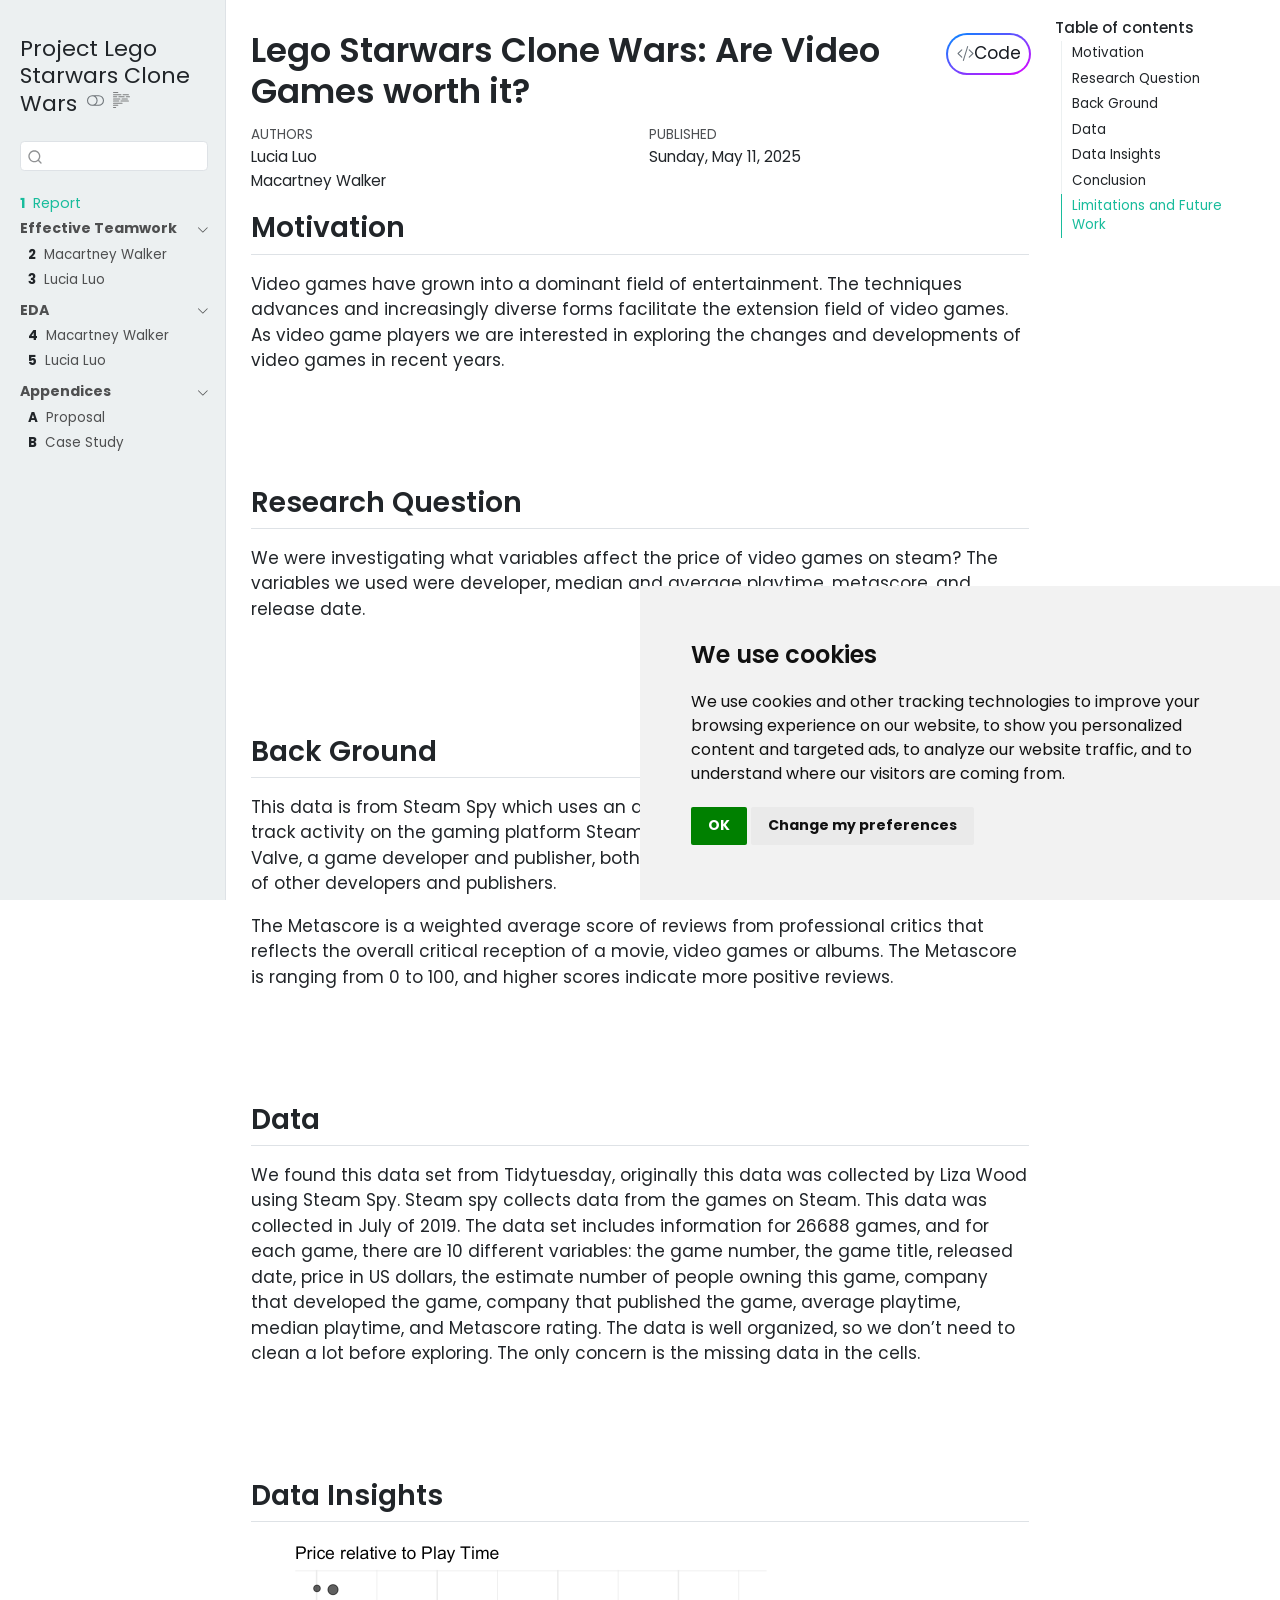
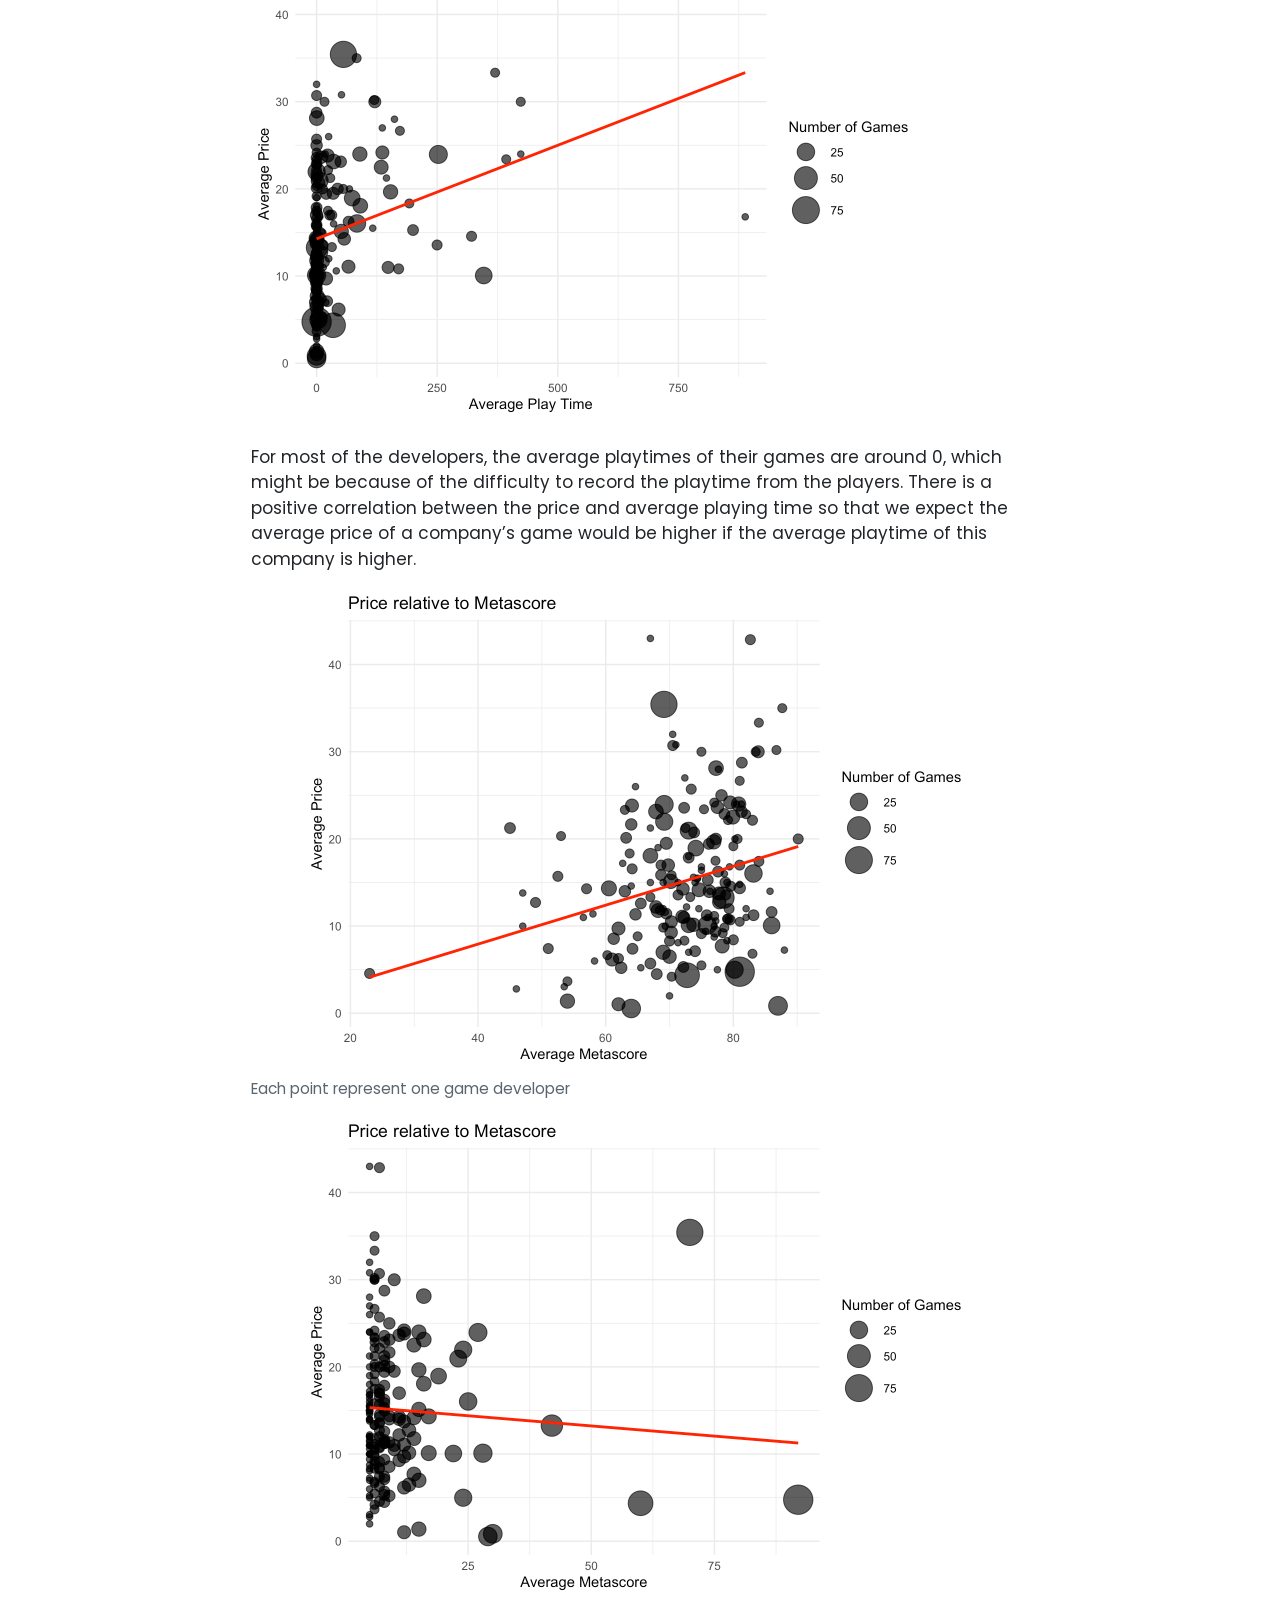
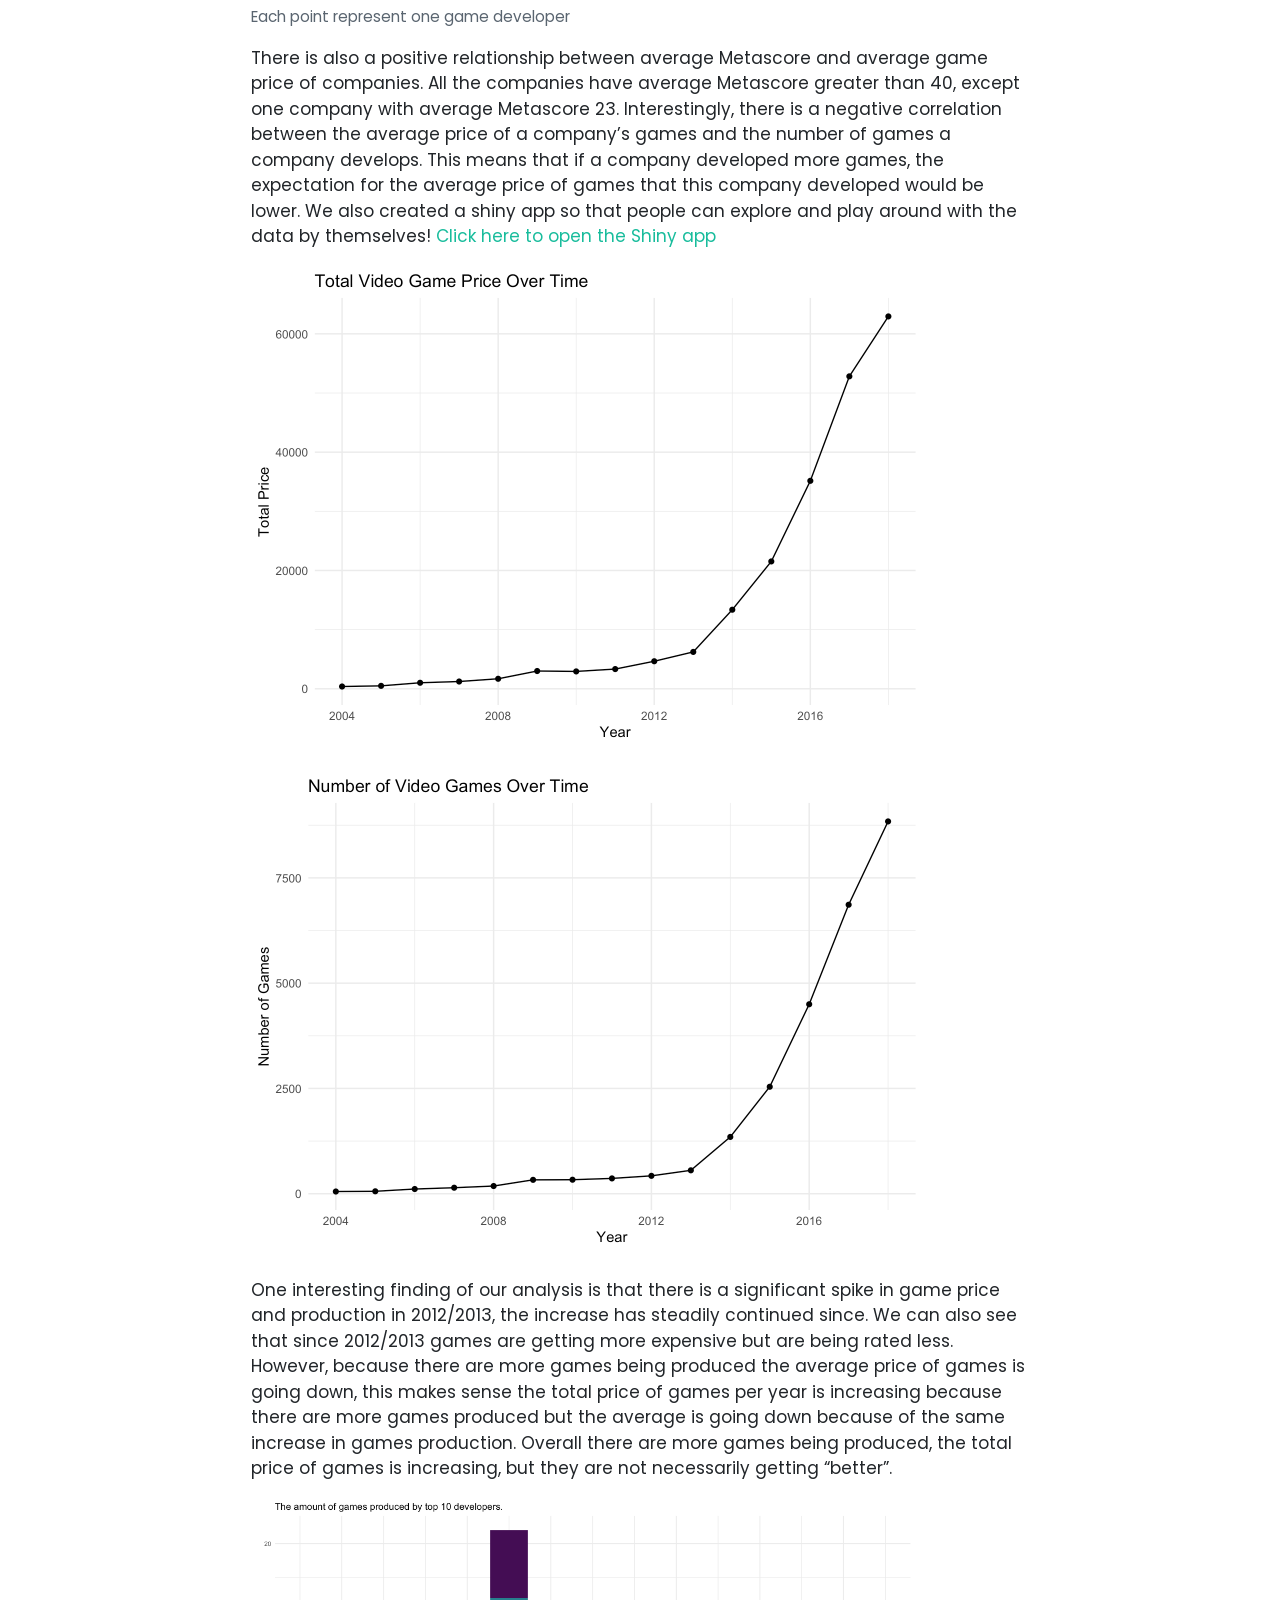
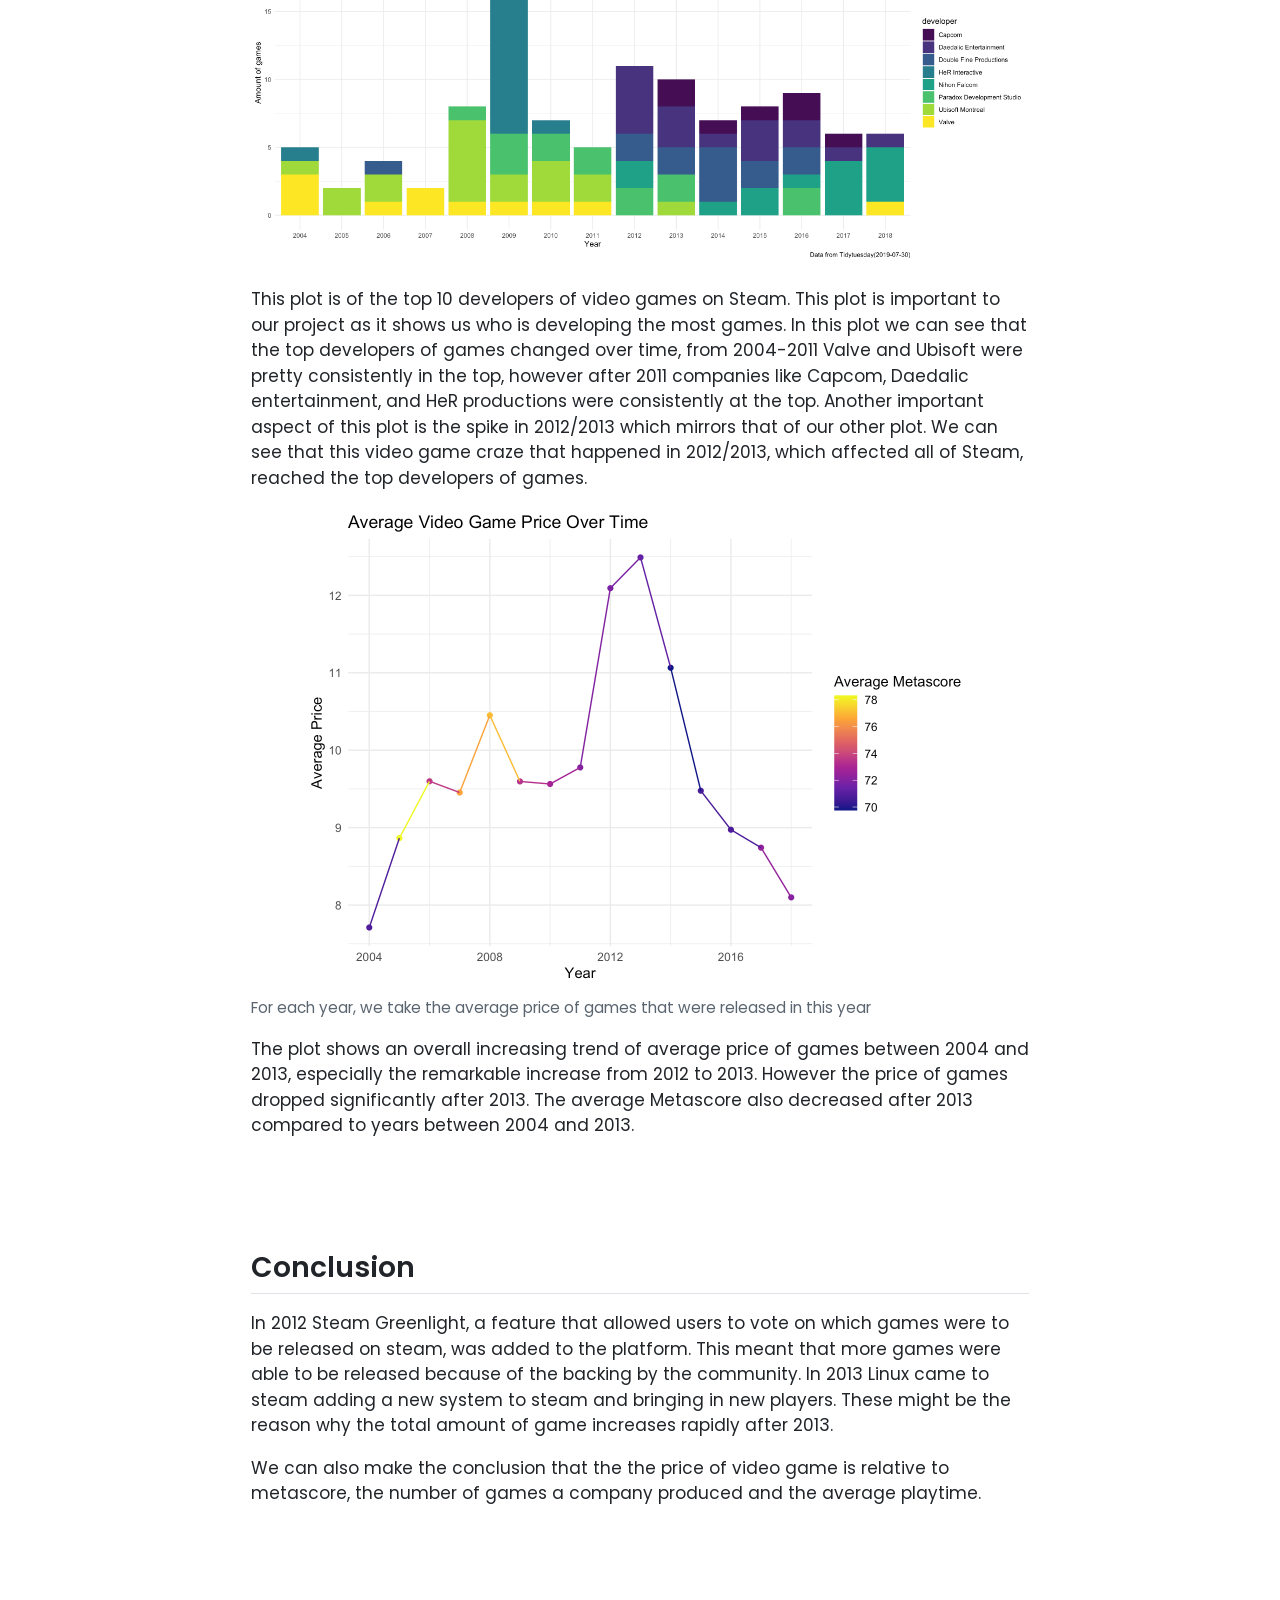
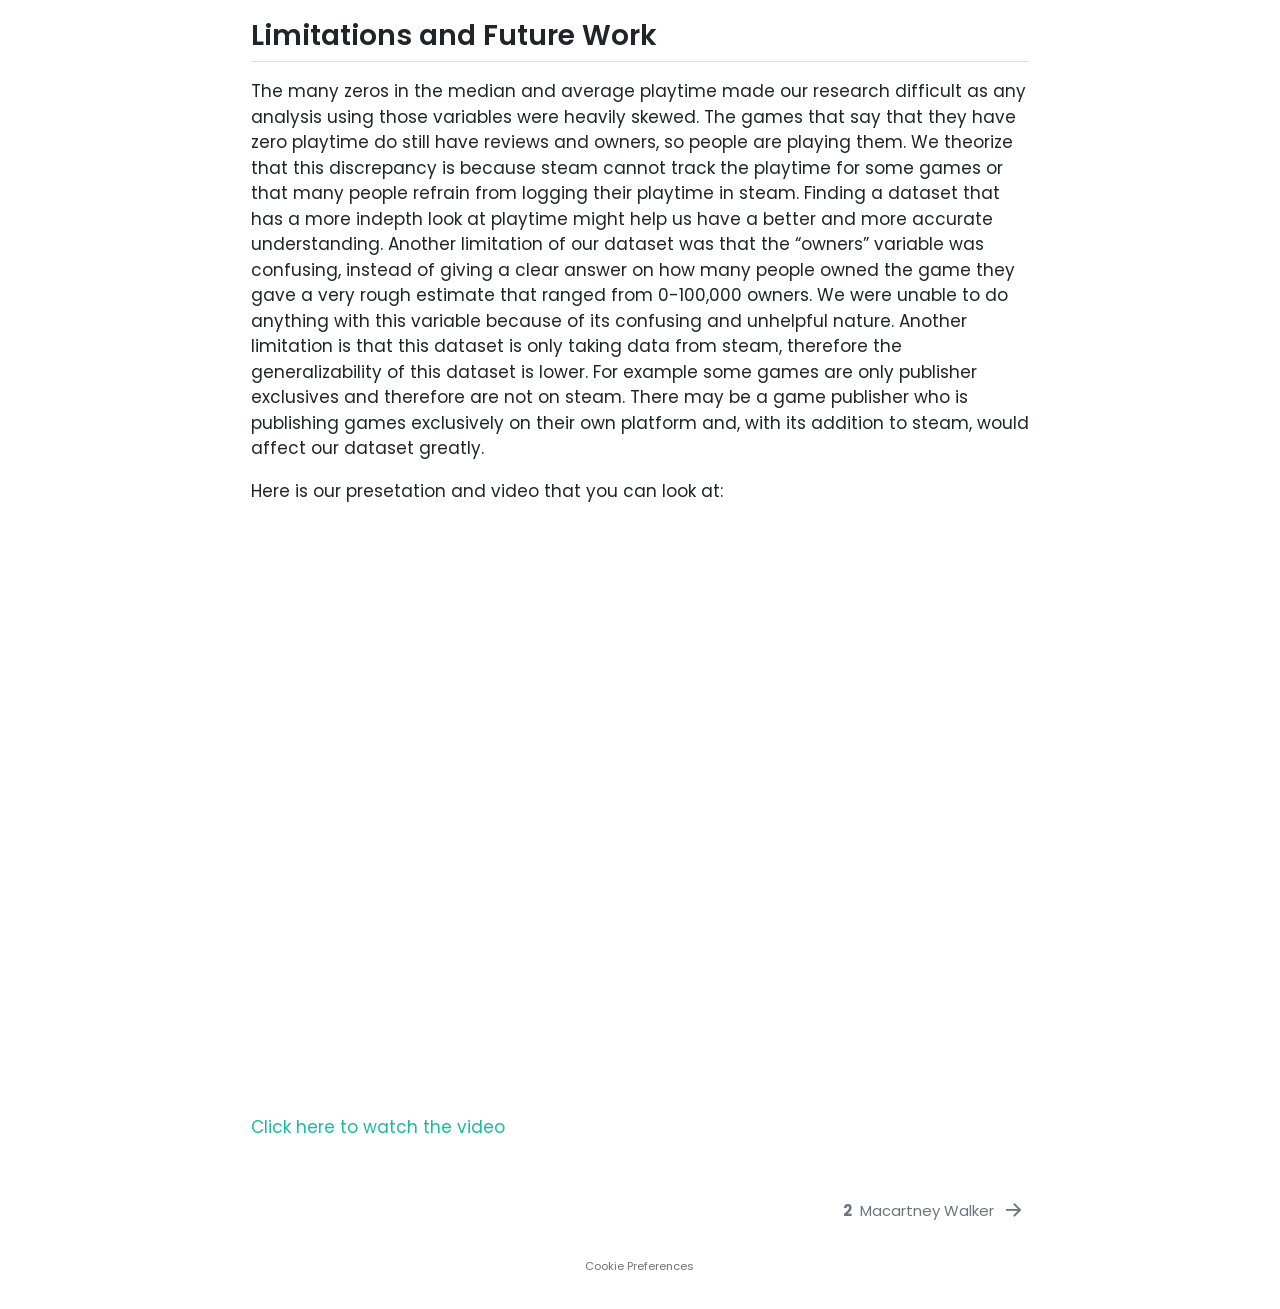
<file: index.html>
<!DOCTYPE html>
<html xmlns="http://www.w3.org/1999/xhtml" lang="en" xml:lang="en"><head>
<meta http-equiv="Content-Type" content="text/html; charset=UTF-8">
<meta charset="utf-8">
<meta name="generator" content="quarto-1.5.57">
<meta name="viewport" content="width=device-width, initial-scale=1.0, user-scalable=yes">
<meta name="author" content="Lucia Luo">
<meta name="author" content="Macartney Walker">
<title>Lego Starwars Clone Wars: Are Video Games worth it?</title>
<style>
code{white-space: pre-wrap;}
span.smallcaps{font-variant: small-caps;}
div.columns{display: flex; gap: min(4vw, 1.5em);}
div.column{flex: auto; overflow-x: auto;}
div.hanging-indent{margin-left: 1.5em; text-indent: -1.5em;}
ul.task-list{list-style: none;}
ul.task-list li input[type="checkbox"] {
  width: 0.8em;
  margin: 0 0.8em 0.2em -1em; /* quarto-specific, see https://github.com/quarto-dev/quarto-cli/issues/4556 */ 
  vertical-align: middle;
}
/* CSS for syntax highlighting */
pre > code.sourceCode { white-space: pre; position: relative; }
pre > code.sourceCode > span { line-height: 1.25; }
pre > code.sourceCode > span:empty { height: 1.2em; }
.sourceCode { overflow: visible; }
code.sourceCode > span { color: inherit; text-decoration: inherit; }
div.sourceCode { margin: 1em 0; }
pre.sourceCode { margin: 0; }
@media screen {
div.sourceCode { overflow: auto; }
}
@media print {
pre > code.sourceCode { white-space: pre-wrap; }
pre > code.sourceCode > span { display: inline-block; text-indent: -5em; padding-left: 5em; }
}
pre.numberSource code
  { counter-reset: source-line 0; }
pre.numberSource code > span
  { position: relative; left: -4em; counter-increment: source-line; }
pre.numberSource code > span > a:first-child::before
  { content: counter(source-line);
    position: relative; left: -1em; text-align: right; vertical-align: baseline;
    border: none; display: inline-block;
    -webkit-touch-callout: none; -webkit-user-select: none;
    -khtml-user-select: none; -moz-user-select: none;
    -ms-user-select: none; user-select: none;
    padding: 0 4px; width: 4em;
  }
pre.numberSource { margin-left: 3em;  padding-left: 4px; }
div.sourceCode
  {   }
@media screen {
pre > code.sourceCode > span > a:first-child::before { text-decoration: underline; }
}
</style>

<script src="site_libs/quarto-nav/quarto-nav.js"></script>
<script src="site_libs/clipboard/clipboard.min.js"></script>
<script src="site_libs/quarto-search/autocomplete.umd.js"></script>
<script src="site_libs/quarto-search/fuse.min.js"></script>
<script src="site_libs/quarto-search/quarto-search.js"></script>
<meta name="quarto:offset" content="./">
<link href="./src/et/macartney-w.html" rel="next">
<script src="site_libs/cookie-consent/cookie-consent.js"></script>
<link href="site_libs/cookie-consent/cookie-consent.css" rel="stylesheet">
<script src="site_libs/quarto-html/quarto.js"></script>
<script src="site_libs/quarto-html/popper.min.js"></script>
<script src="site_libs/quarto-html/tippy.umd.min.js"></script>
<script src="site_libs/quarto-html/anchor.min.js"></script>
<link href="site_libs/quarto-html/tippy.css" rel="stylesheet">
<link href="site_libs/quarto-html/quarto-syntax-highlighting.css" rel="stylesheet" class="quarto-color-scheme" id="quarto-text-highlighting-styles">
<link href="site_libs/quarto-html/quarto-syntax-highlighting-dark.css" rel="prefetch" class="quarto-color-scheme quarto-color-alternate" id="quarto-text-highlighting-styles">
<script src="site_libs/bootstrap/bootstrap.min.js"></script>
<link href="site_libs/bootstrap/bootstrap-icons.css" rel="stylesheet">
<link href="site_libs/bootstrap/bootstrap.min.css" rel="stylesheet" class="quarto-color-scheme" id="quarto-bootstrap" data-mode="light">
<link href="site_libs/bootstrap/bootstrap-dark.min.css" rel="prefetch" class="quarto-color-scheme quarto-color-alternate" id="quarto-bootstrap" data-mode="dark"><script id="quarto-search-options" type="application/json">{
  "location": "sidebar",
  "copy-button": false,
  "collapse-after": 3,
  "panel-placement": "start",
  "type": "textbox",
  "limit": 50,
  "keyboard-shortcut": [
    "f",
    "/",
    "s"
  ],
  "show-item-context": false,
  "language": {
    "search-no-results-text": "No results",
    "search-matching-documents-text": "matching documents",
    "search-copy-link-title": "Copy link to search",
    "search-hide-matches-text": "Hide additional matches",
    "search-more-match-text": "more match in this document",
    "search-more-matches-text": "more matches in this document",
    "search-clear-button-title": "Clear",
    "search-text-placeholder": "",
    "search-detached-cancel-button-title": "Cancel",
    "search-submit-button-title": "Submit",
    "search-label": "Search"
  }
}</script><script type="text/javascript" charset="UTF-8">
document.addEventListener('DOMContentLoaded', function () {
cookieconsent.run({
  "notice_banner_type":"simple",
  "consent_type":"implied",
  "palette":"light",
  "language":"en",
  "page_load_consent_levels":["strictly-necessary","functionality","tracking","targeting"],
  "notice_banner_reject_button_hide":false,
  "preferences_center_close_button_hide":false,
  "website_name":""
  ,
"language":"en"
  });
});
</script><style>html{ scroll-behavior: smooth; }</style>
<link rel="stylesheet" href="style/custom.css">
</head>
<body class="nav-sidebar docked">

<div id="quarto-search-results"></div>
  <header id="quarto-header" class="headroom fixed-top"><nav class="quarto-secondary-nav"><div class="container-fluid d-flex">
      <button type="button" class="quarto-btn-toggle btn" data-bs-toggle="collapse" role="button" data-bs-target=".quarto-sidebar-collapse-item" aria-controls="quarto-sidebar" aria-expanded="false" aria-label="Toggle sidebar navigation" onclick="if (window.quartoToggleHeadroom) { window.quartoToggleHeadroom(); }">
        <i class="bi bi-layout-text-sidebar-reverse"></i>
      </button>
        <nav class="quarto-page-breadcrumbs" aria-label="breadcrumb"><ol class="breadcrumb"><li class="breadcrumb-item"><a href="./index.html"><span class="chapter-number">1</span>&nbsp; <span class="chapter-title">Report</span></a></li></ol></nav>
        <a class="flex-grow-1" role="navigation" data-bs-toggle="collapse" data-bs-target=".quarto-sidebar-collapse-item" aria-controls="quarto-sidebar" aria-expanded="false" aria-label="Toggle sidebar navigation" onclick="if (window.quartoToggleHeadroom) { window.quartoToggleHeadroom(); }">      
        </a>
      <button type="button" class="btn quarto-search-button" aria-label="Search" onclick="window.quartoOpenSearch();">
        <i class="bi bi-search"></i>
      </button>
    </div>
  </nav></header><!-- content --><div id="quarto-content" class="quarto-container page-columns page-rows-contents page-layout-full">
<!-- sidebar -->
  <nav id="quarto-sidebar" class="sidebar collapse collapse-horizontal quarto-sidebar-collapse-item sidebar-navigation docked overflow-auto"><div class="pt-lg-2 mt-2 text-left sidebar-header">
    <div class="sidebar-title mb-0 py-0">
      <a href="./">Project Lego Starwars Clone Wars</a> 
        <div class="sidebar-tools-main">
  <a href="" class="quarto-color-scheme-toggle quarto-navigation-tool  px-1" onclick="window.quartoToggleColorScheme(); return false;" title="Toggle dark mode"><i class="bi"></i></a>
  <a href="" class="quarto-reader-toggle quarto-navigation-tool px-1" onclick="window.quartoToggleReader(); return false;" title="Toggle reader mode">
  <div class="quarto-reader-toggle-btn">
  <i class="bi"></i>
  </div>
</a>
</div>
    </div>
      </div>
        <div class="mt-2 flex-shrink-0 align-items-center">
        <div class="sidebar-search">
        <div id="quarto-search" class="" title="Search"></div>
        </div>
        </div>
    <div class="sidebar-menu-container"> 
    <ul class="list-unstyled mt-1">
<li class="sidebar-item">
  <div class="sidebar-item-container"> 
  <a href="./index.html" class="sidebar-item-text sidebar-link active">
 <span class="menu-text"><span class="chapter-number">1</span>&nbsp; <span class="chapter-title">Report</span></span></a>
  </div>
</li>
        <li class="sidebar-item sidebar-item-section">
      <div class="sidebar-item-container"> 
            <a class="sidebar-item-text sidebar-link text-start" data-bs-toggle="collapse" data-bs-target="#quarto-sidebar-section-1" role="navigation" aria-expanded="true">
 <span class="menu-text">Effective Teamwork</span></a>
          <a class="sidebar-item-toggle text-start" data-bs-toggle="collapse" data-bs-target="#quarto-sidebar-section-1" role="navigation" aria-expanded="true" aria-label="Toggle section">
            <i class="bi bi-chevron-right ms-2"></i>
          </a> 
      </div>
      <ul id="quarto-sidebar-section-1" class="collapse list-unstyled sidebar-section depth1 show">
<li class="sidebar-item">
  <div class="sidebar-item-container"> 
  <a href="./src/et/macartney-w.html" class="sidebar-item-text sidebar-link">
 <span class="menu-text"><span class="chapter-number">2</span>&nbsp; <span class="chapter-title">Macartney Walker</span></span></a>
  </div>
</li>
          <li class="sidebar-item">
  <div class="sidebar-item-container"> 
  <a href="./src/et/lucia-l.html" class="sidebar-item-text sidebar-link">
 <span class="menu-text"><span class="chapter-number">3</span>&nbsp; <span class="chapter-title">Lucia Luo</span></span></a>
  </div>
</li>
      </ul>
</li>
        <li class="sidebar-item sidebar-item-section">
      <div class="sidebar-item-container"> 
            <a class="sidebar-item-text sidebar-link text-start" data-bs-toggle="collapse" data-bs-target="#quarto-sidebar-section-2" role="navigation" aria-expanded="true">
 <span class="menu-text">EDA</span></a>
          <a class="sidebar-item-toggle text-start" data-bs-toggle="collapse" data-bs-target="#quarto-sidebar-section-2" role="navigation" aria-expanded="true" aria-label="Toggle section">
            <i class="bi bi-chevron-right ms-2"></i>
          </a> 
      </div>
      <ul id="quarto-sidebar-section-2" class="collapse list-unstyled sidebar-section depth1 show">
<li class="sidebar-item">
  <div class="sidebar-item-container"> 
  <a href="./src/EDA/macartney-w.html" class="sidebar-item-text sidebar-link">
 <span class="menu-text"><span class="chapter-number">4</span>&nbsp; <span class="chapter-title">Macartney Walker</span></span></a>
  </div>
</li>
          <li class="sidebar-item">
  <div class="sidebar-item-container"> 
  <a href="./src/EDA/lucia-l.html" class="sidebar-item-text sidebar-link">
 <span class="menu-text"><span class="chapter-number">5</span>&nbsp; <span class="chapter-title">Lucia Luo</span></span></a>
  </div>
</li>
      </ul>
</li>
        <li class="sidebar-item sidebar-item-section">
      <div class="sidebar-item-container"> 
            <a class="sidebar-item-text sidebar-link text-start" data-bs-toggle="collapse" data-bs-target="#quarto-sidebar-section-3" role="navigation" aria-expanded="true">
 <span class="menu-text">Appendices</span></a>
          <a class="sidebar-item-toggle text-start" data-bs-toggle="collapse" data-bs-target="#quarto-sidebar-section-3" role="navigation" aria-expanded="true" aria-label="Toggle section">
            <i class="bi bi-chevron-right ms-2"></i>
          </a> 
      </div>
      <ul id="quarto-sidebar-section-3" class="collapse list-unstyled sidebar-section depth1 show">
<li class="sidebar-item">
  <div class="sidebar-item-container"> 
  <a href="./src/appx/proposal.html" class="sidebar-item-text sidebar-link">
 <span class="menu-text"><span class="chapter-number">A</span>&nbsp; <span class="chapter-title">Proposal</span></span></a>
  </div>
</li>
          <li class="sidebar-item">
  <div class="sidebar-item-container"> 
  <a href="./src/appx/case-study.html" class="sidebar-item-text sidebar-link">
 <span class="menu-text"><span class="chapter-number">B</span>&nbsp; <span class="chapter-title">Case Study</span></span></a>
  </div>
</li>
      </ul>
</li>
    </ul>
</div>
</nav><div id="quarto-sidebar-glass" class="quarto-sidebar-collapse-item" data-bs-toggle="collapse" data-bs-target=".quarto-sidebar-collapse-item"></div>
<!-- margin-sidebar -->
    <div id="quarto-margin-sidebar" class="sidebar margin-sidebar">
        <nav id="TOC" role="doc-toc" class="toc-active"><h2 id="toc-title">Table of contents</h2>
   
  <ul>
<li><a href="#motivation" id="toc-motivation" class="nav-link active" data-scroll-target="#motivation">Motivation</a></li>
  <li><a href="#research-question" id="toc-research-question" class="nav-link" data-scroll-target="#research-question">Research Question</a></li>
  <li><a href="#back-ground" id="toc-back-ground" class="nav-link" data-scroll-target="#back-ground">Back Ground</a></li>
  <li><a href="#data" id="toc-data" class="nav-link" data-scroll-target="#data">Data</a></li>
  <li><a href="#data-insights" id="toc-data-insights" class="nav-link" data-scroll-target="#data-insights">Data Insights</a></li>
  <li><a href="#conclusion" id="toc-conclusion" class="nav-link" data-scroll-target="#conclusion">Conclusion</a></li>
  <li><a href="#limitations-and-future-work" id="toc-limitations-and-future-work" class="nav-link" data-scroll-target="#limitations-and-future-work">Limitations and Future Work</a></li>
  </ul></nav>
    </div>
<!-- main -->
<main class="content column-body" id="quarto-document-content"><header id="title-block-header" class="quarto-title-block default"><div class="quarto-title">
<div class="quarto-title-block"><div><h1 class="title">Lego Starwars Clone Wars: Are Video Games worth it?</h1><button type="button" class="btn code-tools-button" id="quarto-code-tools-source"><i class="bi"></i> Code</button></div></div>
</div>



<div class="quarto-title-meta column-body">

    <div>
    <div class="quarto-title-meta-heading">Authors</div>
    <div class="quarto-title-meta-contents">
             <p>Lucia Luo </p>
             <p>Macartney Walker </p>
          </div>
  </div>
    
    <div>
    <div class="quarto-title-meta-heading">Published</div>
    <div class="quarto-title-meta-contents">
      <p class="date">Sunday, May 11, 2025</p>
    </div>
  </div>
  
    
  </div>
  


</header><section id="motivation" class="level2"><h2 class="anchored" data-anchor-id="motivation">Motivation</h2>
<p>Video games have grown into a dominant field of entertainment. The techniques advances and increasingly diverse forms facilitate the extension field of video games. As video game players we are interested in exploring the changes and developments of video games in recent years.</p>
</section><section id="research-question" class="level2"><h2 class="anchored" data-anchor-id="research-question">Research Question</h2>
<p>We were investigating what variables affect the price of video games on steam? The variables we used were developer, median and average playtime, metascore, and release date.</p>
</section><section id="back-ground" class="level2"><h2 class="anchored" data-anchor-id="back-ground">Back Ground</h2>
<p>This data is from Steam Spy which uses an application programming interface (API) to track activity on the gaming platform Steam. Both Steam and Steam Spy are owned by Valve, a game developer and publisher, both Steam and Steam Spy track other games of other developers and publishers.</p>
<p>The Metascore is a weighted average score of reviews from professional critics that reflects the overall critical reception of a movie, video games or albums. The Metascore is ranging from 0 to 100, and higher scores indicate more positive reviews.</p>
</section><section id="data" class="level2"><h2 class="anchored" data-anchor-id="data">Data</h2>
<p>We found this data set from Tidytuesday, originally this data was collected by Liza Wood using Steam Spy. Steam spy collects data from the games on Steam. This data was collected in July of 2019. The data set includes information for 26688 games, and for each game, there are 10 different variables: the game number, the game title, released date, price in US dollars, the estimate number of people owning this game, company that developed the game, company that published the game, average playtime, median playtime, and Metascore rating. The data is well organized, so we don’t need to clean a lot before exploring. The only concern is the missing data in the cells.</p>
</section><section id="data-insights" class="level2"><h2 class="anchored" data-anchor-id="data-insights">Data Insights</h2>
<div class="cell">
<div class="cell-output-display">
<div>
<figure class="figure"><p><img src="index_files/figure-html/unnamed-chunk-2-1.png" class="img-fluid figure-img" width="672"></p>
</figure>
</div>
</div>
</div>
<p>For most of the developers, the average playtimes of their games are around 0, which might be because of the difficulty to record the playtime from the players. There is a positive correlation between the price and average playing time so that we expect the average price of a company’s game would be higher if the average playtime of this company is higher.</p>
<div class="cell">
<div class="cell-output-display">
<div class="quarto-figure quarto-figure-center">
<figure class="figure"><p><img src="index_files/figure-html/unnamed-chunk-3-1.png" class="img-fluid figure-img" width="672"></p>
<figcaption>Each point represent one game developer</figcaption></figure>
</div>
</div>
</div>
<div class="cell">
<div class="cell-output-display">
<div class="quarto-figure quarto-figure-center">
<figure class="figure"><p><img src="index_files/figure-html/unnamed-chunk-4-1.png" class="img-fluid figure-img" width="672"></p>
<figcaption>Each point represent one game developer</figcaption></figure>
</div>
</div>
</div>
<p>There is also a positive relationship between average Metascore and average game price of companies. All the companies have average Metascore greater than 40, except one company with average Metascore 23. Interestingly, there is a negative correlation between the average price of a company’s games and the number of games a company develops. This means that if a company developed more games, the expectation for the average price of games that this company developed would be lower. We also created a shiny app so that people can explore and play around with the data by themselves! <a href="https://lucialuo040111.shinyapps.io/Shinyapp_Game/">Click here to open the Shiny app</a></p>
<div class="cell">
<div class="cell-output-display">
<div>
<figure class="figure"><p><img src="index_files/figure-html/unnamed-chunk-5-1.png" class="img-fluid figure-img" width="672"></p>
</figure>
</div>
</div>
<div class="cell-output-display">
<div>
<figure class="figure"><p><img src="index_files/figure-html/unnamed-chunk-5-2.png" class="img-fluid figure-img" width="672"></p>
</figure>
</div>
</div>
</div>
<p>One interesting finding of our analysis is that there is a significant spike in game price and production in 2012/2013, the increase has steadily continued since. We can also see that since 2012/2013 games are getting more expensive but are being rated less. However, because there are more games being produced the average price of games is going down, this makes sense the total price of games per year is increasing because there are more games produced but the average is going down because of the same increase in games production. Overall there are more games being produced, the total price of games is increasing, but they are not necessarily getting “better”.</p>
<div class="cell">
<div class="cell-output-display">
<div>
<figure class="figure"><p><img src="index_files/figure-html/unnamed-chunk-6-1.png" class="img-fluid figure-img" width="1440"></p>
</figure>
</div>
</div>
</div>
<p>This plot is of the top 10 developers of video games on Steam. This plot is important to our project as it shows us who is developing the most games. In this plot we can see that the top developers of games changed over time, from 2004-2011 Valve and Ubisoft were pretty consistently in the top, however after 2011 companies like Capcom, Daedalic entertainment, and HeR productions were consistently at the top. Another important aspect of this plot is the spike in 2012/2013 which mirrors that of our other plot. We can see that this video game craze that happened in 2012/2013, which affected all of Steam, reached the top developers of games.</p>
<div class="cell">
<div class="cell-output-display">
<div class="quarto-figure quarto-figure-center">
<figure class="figure"><p><img src="index_files/figure-html/unnamed-chunk-7-1.png" class="img-fluid figure-img" width="672"></p>
<figcaption>For each year, we take the average price of games that were released in this year</figcaption></figure>
</div>
</div>
</div>
<p>The plot shows an overall increasing trend of average price of games between 2004 and 2013, especially the remarkable increase from 2012 to 2013. However the price of games dropped significantly after 2013. The average Metascore also decreased after 2013 compared to years between 2004 and 2013.</p>
</section><section id="conclusion" class="level2"><h2 class="anchored" data-anchor-id="conclusion">Conclusion</h2>
<p>In 2012 Steam Greenlight, a feature that allowed users to vote on which games were to be released on steam, was added to the platform. This meant that more games were able to be released because of the backing by the community. In 2013 Linux came to steam adding a new system to steam and bringing in new players. These might be the reason why the total amount of game increases rapidly after 2013.</p>
<p>We can also make the conclusion that the the price of video game is relative to metascore, the number of games a company produced and the average playtime.</p>
</section><section id="limitations-and-future-work" class="level2"><h2 class="anchored" data-anchor-id="limitations-and-future-work">Limitations and Future Work</h2>
<p>The many zeros in the median and average playtime made our research difficult as any analysis using those variables were heavily skewed. The games that say that they have zero playtime do still have reviews and owners, so people are playing them. We theorize that this discrepancy is because steam cannot track the playtime for some games or that many people refrain from logging their playtime in steam. Finding a dataset that has a more indepth look at playtime might help us have a better and more accurate understanding. Another limitation of our dataset was that the “owners” variable was confusing, instead of giving a clear answer on how many people owned the game they gave a very rough estimate that ranged from 0-100,000 owners. We were unable to do anything with this variable because of its confusing and unhelpful nature. Another limitation is that this dataset is only taking data from steam, therefore the generalizability of this dataset is lower. For example some games are only publisher exclusives and therefore are not on steam. There may be a game publisher who is publishing games exclusively on their own platform and, with its addition to steam, would affect our dataset greatly.</p>
<p>Here is our presetation and video that you can look at:</p>
<iframe src="https://docs.google.com/presentation/d/e/2PACX-1vQfHOD6svFeKylnkP_hMibRL-n7M2oPAEskO3JvV8Qjd8Jbo1f8Vmxhm8-vuAe2gtQwb0oVwIoEtko7/pubembed?start=false&amp;loop=false&amp;delayms=3000" frameborder="0" width="960" height="569" allowfullscreen="true" mozallowfullscreen="true" webkitallowfullscreen="true">
</iframe>
<p><a href="https://youtu.be/Uo8A1lROZnM">Click here to watch the video</a></p>


<!-- -->

</section></main><!-- /main --><script id="quarto-html-after-body" type="application/javascript">
window.document.addEventListener("DOMContentLoaded", function (event) {
  const toggleBodyColorMode = (bsSheetEl) => {
    const mode = bsSheetEl.getAttribute("data-mode");
    const bodyEl = window.document.querySelector("body");
    if (mode === "dark") {
      bodyEl.classList.add("quarto-dark");
      bodyEl.classList.remove("quarto-light");
    } else {
      bodyEl.classList.add("quarto-light");
      bodyEl.classList.remove("quarto-dark");
    }
  }
  const toggleBodyColorPrimary = () => {
    const bsSheetEl = window.document.querySelector("link#quarto-bootstrap");
    if (bsSheetEl) {
      toggleBodyColorMode(bsSheetEl);
    }
  }
  toggleBodyColorPrimary();  
  const disableStylesheet = (stylesheets) => {
    for (let i=0; i < stylesheets.length; i++) {
      const stylesheet = stylesheets[i];
      stylesheet.rel = 'prefetch';
    }
  }
  const enableStylesheet = (stylesheets) => {
    for (let i=0; i < stylesheets.length; i++) {
      const stylesheet = stylesheets[i];
      stylesheet.rel = 'stylesheet';
    }
  }
  const manageTransitions = (selector, allowTransitions) => {
    const els = window.document.querySelectorAll(selector);
    for (let i=0; i < els.length; i++) {
      const el = els[i];
      if (allowTransitions) {
        el.classList.remove('notransition');
      } else {
        el.classList.add('notransition');
      }
    }
  }
  const toggleGiscusIfUsed = (isAlternate, darkModeDefault) => {
    const baseTheme = document.querySelector('#giscus-base-theme')?.value ?? 'light';
    const alternateTheme = document.querySelector('#giscus-alt-theme')?.value ?? 'dark';
    let newTheme = '';
    if(darkModeDefault) {
      newTheme = isAlternate ? baseTheme : alternateTheme;
    } else {
      newTheme = isAlternate ? alternateTheme : baseTheme;
    }
    const changeGiscusTheme = () => {
      // From: https://github.com/giscus/giscus/issues/336
      const sendMessage = (message) => {
        const iframe = document.querySelector('iframe.giscus-frame');
        if (!iframe) return;
        iframe.contentWindow.postMessage({ giscus: message }, 'https://giscus.app');
      }
      sendMessage({
        setConfig: {
          theme: newTheme
        }
      });
    }
    const isGiscussLoaded = window.document.querySelector('iframe.giscus-frame') !== null;
    if (isGiscussLoaded) {
      changeGiscusTheme();
    }
  }
  const toggleColorMode = (alternate) => {
    // Switch the stylesheets
    const alternateStylesheets = window.document.querySelectorAll('link.quarto-color-scheme.quarto-color-alternate');
    manageTransitions('#quarto-margin-sidebar .nav-link', false);
    if (alternate) {
      enableStylesheet(alternateStylesheets);
      for (const sheetNode of alternateStylesheets) {
        if (sheetNode.id === "quarto-bootstrap") {
          toggleBodyColorMode(sheetNode);
        }
      }
    } else {
      disableStylesheet(alternateStylesheets);
      toggleBodyColorPrimary();
    }
    manageTransitions('#quarto-margin-sidebar .nav-link', true);
    // Switch the toggles
    const toggles = window.document.querySelectorAll('.quarto-color-scheme-toggle');
    for (let i=0; i < toggles.length; i++) {
      const toggle = toggles[i];
      if (toggle) {
        if (alternate) {
          toggle.classList.add("alternate");     
        } else {
          toggle.classList.remove("alternate");
        }
      }
    }
    // Hack to workaround the fact that safari doesn't
    // properly recolor the scrollbar when toggling (#1455)
    if (navigator.userAgent.indexOf('Safari') > 0 && navigator.userAgent.indexOf('Chrome') == -1) {
      manageTransitions("body", false);
      window.scrollTo(0, 1);
      setTimeout(() => {
        window.scrollTo(0, 0);
        manageTransitions("body", true);
      }, 40);  
    }
  }
  const isFileUrl = () => { 
    return window.location.protocol === 'file:';
  }
  const hasAlternateSentinel = () => {  
    let styleSentinel = getColorSchemeSentinel();
    if (styleSentinel !== null) {
      return styleSentinel === "alternate";
    } else {
      return false;
    }
  }
  const setStyleSentinel = (alternate) => {
    const value = alternate ? "alternate" : "default";
    if (!isFileUrl()) {
      window.localStorage.setItem("quarto-color-scheme", value);
    } else {
      localAlternateSentinel = value;
    }
  }
  const getColorSchemeSentinel = () => {
    if (!isFileUrl()) {
      const storageValue = window.localStorage.getItem("quarto-color-scheme");
      return storageValue != null ? storageValue : localAlternateSentinel;
    } else {
      return localAlternateSentinel;
    }
  }
  const darkModeDefault = false;
  let localAlternateSentinel = darkModeDefault ? 'alternate' : 'default';
  // Dark / light mode switch
  window.quartoToggleColorScheme = () => {
    // Read the current dark / light value 
    let toAlternate = !hasAlternateSentinel();
    toggleColorMode(toAlternate);
    setStyleSentinel(toAlternate);
    toggleGiscusIfUsed(toAlternate, darkModeDefault);
  };
  // Ensure there is a toggle, if there isn't float one in the top right
  if (window.document.querySelector('.quarto-color-scheme-toggle') === null) {
    const a = window.document.createElement('a');
    a.classList.add('top-right');
    a.classList.add('quarto-color-scheme-toggle');
    a.href = "";
    a.onclick = function() { try { window.quartoToggleColorScheme(); } catch {} return false; };
    const i = window.document.createElement("i");
    i.classList.add('bi');
    a.appendChild(i);
    window.document.body.appendChild(a);
  }
  // Switch to dark mode if need be
  if (hasAlternateSentinel()) {
    toggleColorMode(true);
  } else {
    toggleColorMode(false);
  }
  const icon = "";
  const anchorJS = new window.AnchorJS();
  anchorJS.options = {
    placement: 'right',
    icon: icon
  };
  anchorJS.add('.anchored');
  const isCodeAnnotation = (el) => {
    for (const clz of el.classList) {
      if (clz.startsWith('code-annotation-')) {                     
        return true;
      }
    }
    return false;
  }
  const onCopySuccess = function(e) {
    // button target
    const button = e.trigger;
    // don't keep focus
    button.blur();
    // flash "checked"
    button.classList.add('code-copy-button-checked');
    var currentTitle = button.getAttribute("title");
    button.setAttribute("title", "Copied!");
    let tooltip;
    if (window.bootstrap) {
      button.setAttribute("data-bs-toggle", "tooltip");
      button.setAttribute("data-bs-placement", "left");
      button.setAttribute("data-bs-title", "Copied!");
      tooltip = new bootstrap.Tooltip(button, 
        { trigger: "manual", 
          customClass: "code-copy-button-tooltip",
          offset: [0, -8]});
      tooltip.show();    
    }
    setTimeout(function() {
      if (tooltip) {
        tooltip.hide();
        button.removeAttribute("data-bs-title");
        button.removeAttribute("data-bs-toggle");
        button.removeAttribute("data-bs-placement");
      }
      button.setAttribute("title", currentTitle);
      button.classList.remove('code-copy-button-checked');
    }, 1000);
    // clear code selection
    e.clearSelection();
  }
  const getTextToCopy = function(trigger) {
      const codeEl = trigger.previousElementSibling.cloneNode(true);
      for (const childEl of codeEl.children) {
        if (isCodeAnnotation(childEl)) {
          childEl.remove();
        }
      }
      return codeEl.innerText;
  }
  const clipboard = new window.ClipboardJS('.code-copy-button:not([data-in-quarto-modal])', {
    text: getTextToCopy
  });
  clipboard.on('success', onCopySuccess);
  if (window.document.getElementById('quarto-embedded-source-code-modal')) {
    // For code content inside modals, clipBoardJS needs to be initialized with a container option
    // TODO: Check when it could be a function (https://github.com/zenorocha/clipboard.js/issues/860)
    const clipboardModal = new window.ClipboardJS('.code-copy-button[data-in-quarto-modal]', {
      text: getTextToCopy,
      container: window.document.getElementById('quarto-embedded-source-code-modal')
    });
    clipboardModal.on('success', onCopySuccess);
  }
  const viewSource = window.document.getElementById('quarto-view-source') ||
                     window.document.getElementById('quarto-code-tools-source');
  if (viewSource) {
    const sourceUrl = viewSource.getAttribute("data-quarto-source-url");
    viewSource.addEventListener("click", function(e) {
      if (sourceUrl) {
        // rstudio viewer pane
        if (/\bcapabilities=\b/.test(window.location)) {
          window.open(sourceUrl);
        } else {
          window.location.href = sourceUrl;
        }
      } else {
        const modal = new bootstrap.Modal(document.getElementById('quarto-embedded-source-code-modal'));
        modal.show();
      }
      return false;
    });
  }
  function toggleCodeHandler(show) {
    return function(e) {
      const detailsSrc = window.document.querySelectorAll(".cell > details > .sourceCode");
      for (let i=0; i<detailsSrc.length; i++) {
        const details = detailsSrc[i].parentElement;
        if (show) {
          details.open = true;
        } else {
          details.removeAttribute("open");
        }
      }
      const cellCodeDivs = window.document.querySelectorAll(".cell > .sourceCode");
      const fromCls = show ? "hidden" : "unhidden";
      const toCls = show ? "unhidden" : "hidden";
      for (let i=0; i<cellCodeDivs.length; i++) {
        const codeDiv = cellCodeDivs[i];
        if (codeDiv.classList.contains(fromCls)) {
          codeDiv.classList.remove(fromCls);
          codeDiv.classList.add(toCls);
        } 
      }
      return false;
    }
  }
  const hideAllCode = window.document.getElementById("quarto-hide-all-code");
  if (hideAllCode) {
    hideAllCode.addEventListener("click", toggleCodeHandler(false));
  }
  const showAllCode = window.document.getElementById("quarto-show-all-code");
  if (showAllCode) {
    showAllCode.addEventListener("click", toggleCodeHandler(true));
  }
    var localhostRegex = new RegExp(/^(?:http|https):\/\/localhost\:?[0-9]*\//);
    var mailtoRegex = new RegExp(/^mailto:/);
      var filterRegex = new RegExp('/' + window.location.host + '/');
    var isInternal = (href) => {
        return filterRegex.test(href) || localhostRegex.test(href) || mailtoRegex.test(href);
    }
    // Inspect non-navigation links and adorn them if external
 	var links = window.document.querySelectorAll('a[href]:not(.nav-link):not(.navbar-brand):not(.toc-action):not(.sidebar-link):not(.sidebar-item-toggle):not(.pagination-link):not(.no-external):not([aria-hidden]):not(.dropdown-item):not(.quarto-navigation-tool):not(.about-link)');
    for (var i=0; i<links.length; i++) {
      const link = links[i];
      if (!isInternal(link.href)) {
        // undo the damage that might have been done by quarto-nav.js in the case of
        // links that we want to consider external
        if (link.dataset.originalHref !== undefined) {
          link.href = link.dataset.originalHref;
        }
          // target, if specified
          link.setAttribute("target", "_blank");
          if (link.getAttribute("rel") === null) {
            link.setAttribute("rel", "noopener");
          }
      }
    }
  function tippyHover(el, contentFn, onTriggerFn, onUntriggerFn) {
    const config = {
      allowHTML: true,
      maxWidth: 500,
      delay: 100,
      arrow: false,
      appendTo: function(el) {
          return el.parentElement;
      },
      interactive: true,
      interactiveBorder: 10,
      theme: 'quarto',
      placement: 'bottom-start',
    };
    if (contentFn) {
      config.content = contentFn;
    }
    if (onTriggerFn) {
      config.onTrigger = onTriggerFn;
    }
    if (onUntriggerFn) {
      config.onUntrigger = onUntriggerFn;
    }
    window.tippy(el, config); 
  }
  const noterefs = window.document.querySelectorAll('a[role="doc-noteref"]');
  for (var i=0; i<noterefs.length; i++) {
    const ref = noterefs[i];
    tippyHover(ref, function() {
      // use id or data attribute instead here
      let href = ref.getAttribute('data-footnote-href') || ref.getAttribute('href');
      try { href = new URL(href).hash; } catch {}
      const id = href.replace(/^#\/?/, "");
      const note = window.document.getElementById(id);
      if (note) {
        return note.innerHTML;
      } else {
        return "";
      }
    });
  }
  const xrefs = window.document.querySelectorAll('a.quarto-xref');
  const processXRef = (id, note) => {
    // Strip column container classes
    const stripColumnClz = (el) => {
      el.classList.remove("page-full", "page-columns");
      if (el.children) {
        for (const child of el.children) {
          stripColumnClz(child);
        }
      }
    }
    stripColumnClz(note)
    if (id === null || id.startsWith('sec-')) {
      // Special case sections, only their first couple elements
      const container = document.createElement("div");
      if (note.children && note.children.length > 2) {
        container.appendChild(note.children[0].cloneNode(true));
        for (let i = 1; i < note.children.length; i++) {
          const child = note.children[i];
          if (child.tagName === "P" && child.innerText === "") {
            continue;
          } else {
            container.appendChild(child.cloneNode(true));
            break;
          }
        }
        if (window.Quarto?.typesetMath) {
          window.Quarto.typesetMath(container);
        }
        return container.innerHTML
      } else {
        if (window.Quarto?.typesetMath) {
          window.Quarto.typesetMath(note);
        }
        return note.innerHTML;
      }
    } else {
      // Remove any anchor links if they are present
      const anchorLink = note.querySelector('a.anchorjs-link');
      if (anchorLink) {
        anchorLink.remove();
      }
      if (window.Quarto?.typesetMath) {
        window.Quarto.typesetMath(note);
      }
      // TODO in 1.5, we should make sure this works without a callout special case
      if (note.classList.contains("callout")) {
        return note.outerHTML;
      } else {
        return note.innerHTML;
      }
    }
  }
  for (var i=0; i<xrefs.length; i++) {
    const xref = xrefs[i];
    tippyHover(xref, undefined, function(instance) {
      instance.disable();
      let url = xref.getAttribute('href');
      let hash = undefined; 
      if (url.startsWith('#')) {
        hash = url;
      } else {
        try { hash = new URL(url).hash; } catch {}
      }
      if (hash) {
        const id = hash.replace(/^#\/?/, "");
        const note = window.document.getElementById(id);
        if (note !== null) {
          try {
            const html = processXRef(id, note.cloneNode(true));
            instance.setContent(html);
          } finally {
            instance.enable();
            instance.show();
          }
        } else {
          // See if we can fetch this
          fetch(url.split('#')[0])
          .then(res => res.text())
          .then(html => {
            const parser = new DOMParser();
            const htmlDoc = parser.parseFromString(html, "text/html");
            const note = htmlDoc.getElementById(id);
            if (note !== null) {
              const html = processXRef(id, note);
              instance.setContent(html);
            } 
          }).finally(() => {
            instance.enable();
            instance.show();
          });
        }
      } else {
        // See if we can fetch a full url (with no hash to target)
        // This is a special case and we should probably do some content thinning / targeting
        fetch(url)
        .then(res => res.text())
        .then(html => {
          const parser = new DOMParser();
          const htmlDoc = parser.parseFromString(html, "text/html");
          const note = htmlDoc.querySelector('main.content');
          if (note !== null) {
            // This should only happen for chapter cross references
            // (since there is no id in the URL)
            // remove the first header
            if (note.children.length > 0 && note.children[0].tagName === "HEADER") {
              note.children[0].remove();
            }
            const html = processXRef(null, note);
            instance.setContent(html);
          } 
        }).finally(() => {
          instance.enable();
          instance.show();
        });
      }
    }, function(instance) {
    });
  }
      let selectedAnnoteEl;
      const selectorForAnnotation = ( cell, annotation) => {
        let cellAttr = 'data-code-cell="' + cell + '"';
        let lineAttr = 'data-code-annotation="' +  annotation + '"';
        const selector = 'span[' + cellAttr + '][' + lineAttr + ']';
        return selector;
      }
      const selectCodeLines = (annoteEl) => {
        const doc = window.document;
        const targetCell = annoteEl.getAttribute("data-target-cell");
        const targetAnnotation = annoteEl.getAttribute("data-target-annotation");
        const annoteSpan = window.document.querySelector(selectorForAnnotation(targetCell, targetAnnotation));
        const lines = annoteSpan.getAttribute("data-code-lines").split(",");
        const lineIds = lines.map((line) => {
          return targetCell + "-" + line;
        })
        let top = null;
        let height = null;
        let parent = null;
        if (lineIds.length > 0) {
            //compute the position of the single el (top and bottom and make a div)
            const el = window.document.getElementById(lineIds[0]);
            top = el.offsetTop;
            height = el.offsetHeight;
            parent = el.parentElement.parentElement;
          if (lineIds.length > 1) {
            const lastEl = window.document.getElementById(lineIds[lineIds.length - 1]);
            const bottom = lastEl.offsetTop + lastEl.offsetHeight;
            height = bottom - top;
          }
          if (top !== null && height !== null && parent !== null) {
            // cook up a div (if necessary) and position it 
            let div = window.document.getElementById("code-annotation-line-highlight");
            if (div === null) {
              div = window.document.createElement("div");
              div.setAttribute("id", "code-annotation-line-highlight");
              div.style.position = 'absolute';
              parent.appendChild(div);
            }
            div.style.top = top - 2 + "px";
            div.style.height = height + 4 + "px";
            div.style.left = 0;
            let gutterDiv = window.document.getElementById("code-annotation-line-highlight-gutter");
            if (gutterDiv === null) {
              gutterDiv = window.document.createElement("div");
              gutterDiv.setAttribute("id", "code-annotation-line-highlight-gutter");
              gutterDiv.style.position = 'absolute';
              const codeCell = window.document.getElementById(targetCell);
              const gutter = codeCell.querySelector('.code-annotation-gutter');
              gutter.appendChild(gutterDiv);
            }
            gutterDiv.style.top = top - 2 + "px";
            gutterDiv.style.height = height + 4 + "px";
          }
          selectedAnnoteEl = annoteEl;
        }
      };
      const unselectCodeLines = () => {
        const elementsIds = ["code-annotation-line-highlight", "code-annotation-line-highlight-gutter"];
        elementsIds.forEach((elId) => {
          const div = window.document.getElementById(elId);
          if (div) {
            div.remove();
          }
        });
        selectedAnnoteEl = undefined;
      };
        // Handle positioning of the toggle
    window.addEventListener(
      "resize",
      throttle(() => {
        elRect = undefined;
        if (selectedAnnoteEl) {
          selectCodeLines(selectedAnnoteEl);
        }
      }, 10)
    );
    function throttle(fn, ms) {
    let throttle = false;
    let timer;
      return (...args) => {
        if(!throttle) { // first call gets through
            fn.apply(this, args);
            throttle = true;
        } else { // all the others get throttled
            if(timer) clearTimeout(timer); // cancel #2
            timer = setTimeout(() => {
              fn.apply(this, args);
              timer = throttle = false;
            }, ms);
        }
      };
    }
      // Attach click handler to the DT
      const annoteDls = window.document.querySelectorAll('dt[data-target-cell]');
      for (const annoteDlNode of annoteDls) {
        annoteDlNode.addEventListener('click', (event) => {
          const clickedEl = event.target;
          if (clickedEl !== selectedAnnoteEl) {
            unselectCodeLines();
            const activeEl = window.document.querySelector('dt[data-target-cell].code-annotation-active');
            if (activeEl) {
              activeEl.classList.remove('code-annotation-active');
            }
            selectCodeLines(clickedEl);
            clickedEl.classList.add('code-annotation-active');
          } else {
            // Unselect the line
            unselectCodeLines();
            clickedEl.classList.remove('code-annotation-active');
          }
        });
      }
  const findCites = (el) => {
    const parentEl = el.parentElement;
    if (parentEl) {
      const cites = parentEl.dataset.cites;
      if (cites) {
        return {
          el,
          cites: cites.split(' ')
        };
      } else {
        return findCites(el.parentElement)
      }
    } else {
      return undefined;
    }
  };
  var bibliorefs = window.document.querySelectorAll('a[role="doc-biblioref"]');
  for (var i=0; i<bibliorefs.length; i++) {
    const ref = bibliorefs[i];
    const citeInfo = findCites(ref);
    if (citeInfo) {
      tippyHover(citeInfo.el, function() {
        var popup = window.document.createElement('div');
        citeInfo.cites.forEach(function(cite) {
          var citeDiv = window.document.createElement('div');
          citeDiv.classList.add('hanging-indent');
          citeDiv.classList.add('csl-entry');
          var biblioDiv = window.document.getElementById('ref-' + cite);
          if (biblioDiv) {
            citeDiv.innerHTML = biblioDiv.innerHTML;
          }
          popup.appendChild(citeDiv);
        });
        return popup.innerHTML;
      });
    }
  }
});
</script><nav class="page-navigation column-body"><div class="nav-page nav-page-previous">
  </div>
  <div class="nav-page nav-page-next">
      <a href="./src/et/macartney-w.html" class="pagination-link" aria-label="Macartney Walker">
        <span class="nav-page-text"><span class="chapter-number">2</span>&nbsp; <span class="chapter-title">Macartney Walker</span></span> <i class="bi bi-arrow-right-short"></i>
      </a>
  </div>
</nav><div class="modal fade" id="quarto-embedded-source-code-modal" tabindex="-1" aria-labelledby="quarto-embedded-source-code-modal-label" aria-hidden="true"><div class="modal-dialog modal-dialog-scrollable"><div class="modal-content"><div class="modal-header"><h5 class="modal-title" id="quarto-embedded-source-code-modal-label">Source Code</h5><button class="btn-close" data-bs-dismiss="modal"></button></div><div class="modal-body"><div class="">
<div class="sourceCode" id="cb1" data-shortcodes="false"><pre class="sourceCode numberSource markdown number-lines code-with-copy"><code class="sourceCode markdown"><span id="cb1-1"><a href="#cb1-1"></a><span class="co">---</span></span>
<span id="cb1-2"><a href="#cb1-2"></a><span class="an">title:</span><span class="co"> "Report"</span></span>
<span id="cb1-3"><a href="#cb1-3"></a><span class="an">execute:</span><span class="co"> </span></span>
<span id="cb1-4"><a href="#cb1-4"></a><span class="co">  echo: false      # change to true to show the code</span></span>
<span id="cb1-5"><a href="#cb1-5"></a><span class="co">  warning: false</span></span>
<span id="cb1-6"><a href="#cb1-6"></a><span class="co">  message: false</span></span>
<span id="cb1-7"><a href="#cb1-7"></a><span class="an">code-fold:</span><span class="co"> false  # change to true to fold the code chunks</span></span>
<span id="cb1-8"><a href="#cb1-8"></a><span class="an">number-sections:</span><span class="co"> false</span></span>
<span id="cb1-9"><a href="#cb1-9"></a><span class="co">---</span></span>
<span id="cb1-10"><a href="#cb1-10"></a></span>
<span id="cb1-13"><a href="#cb1-13"></a><span class="in">```{r}</span></span>
<span id="cb1-14"><a href="#cb1-14"></a><span class="co">#Packages and data set</span></span>
<span id="cb1-15"><a href="#cb1-15"></a><span class="fu">library</span>(tidyverse)</span>
<span id="cb1-16"><a href="#cb1-16"></a><span class="fu">library</span>(ggplot2)</span>
<span id="cb1-17"><a href="#cb1-17"></a><span class="fu">library</span>(dplyr)</span>
<span id="cb1-18"><a href="#cb1-18"></a>video_games <span class="ot">&lt;-</span> readr<span class="sc">::</span><span class="fu">read_csv</span>(<span class="st">"https://raw.githubusercontent.com/rfordatascience/tidytuesday/main/data/2019/2019-07-30/video_games.csv"</span>)</span>
<span id="cb1-19"><a href="#cb1-19"></a></span>
<span id="cb1-20"><a href="#cb1-20"></a><span class="in">```</span></span>
<span id="cb1-21"><a href="#cb1-21"></a></span>
<span id="cb1-22"><a href="#cb1-22"></a></span>
<span id="cb1-23"><a href="#cb1-23"></a><span class="fu">## Motivation</span></span>
<span id="cb1-24"><a href="#cb1-24"></a></span>
<span id="cb1-25"><a href="#cb1-25"></a>Video games have grown into a dominant field of entertainment. The techniques advances and  increasingly diverse forms facilitate the extension field of video games. As video game players we are interested in exploring the changes and developments of video games in recent years. </span>
<span id="cb1-26"><a href="#cb1-26"></a></span>
<span id="cb1-27"><a href="#cb1-27"></a><span class="fu">## Research Question</span></span>
<span id="cb1-28"><a href="#cb1-28"></a></span>
<span id="cb1-29"><a href="#cb1-29"></a>We were investigating what variables affect the price of video games on steam? The variables we used were developer, median and average playtime, metascore, and release date. </span>
<span id="cb1-30"><a href="#cb1-30"></a></span>
<span id="cb1-31"><a href="#cb1-31"></a><span class="fu">## Back Ground</span></span>
<span id="cb1-32"><a href="#cb1-32"></a></span>
<span id="cb1-33"><a href="#cb1-33"></a>This data is from Steam Spy which uses an application programming interface (API) to track activity on the gaming platform Steam. Both Steam and Steam Spy are owned by Valve, a game developer and publisher, both Steam and Steam Spy track other games of other developers and publishers. </span>
<span id="cb1-34"><a href="#cb1-34"></a></span>
<span id="cb1-35"><a href="#cb1-35"></a>The Metascore is a weighted average score of reviews from professional critics that reflects the overall critical reception of a movie, video games or albums. The Metascore is ranging from 0 to 100,  and higher scores indicate more positive reviews. </span>
<span id="cb1-36"><a href="#cb1-36"></a></span>
<span id="cb1-37"><a href="#cb1-37"></a><span class="fu">## Data</span></span>
<span id="cb1-38"><a href="#cb1-38"></a></span>
<span id="cb1-39"><a href="#cb1-39"></a>We found this data set from Tidytuesday, originally this data was collected by Liza Wood using Steam Spy. Steam spy collects data from the games on Steam. This data was collected in July of 2019. The data set includes information for 26688 games, and for each game, there are 10 different variables: the game number, the game title, released date, price in US dollars, the estimate number of people owning this game, company that developed the game, company that published the game, average playtime, median playtime, and Metascore rating. The data is well organized, so we don’t need to clean a lot before exploring. The only concern is the missing data in the cells. </span>
<span id="cb1-40"><a href="#cb1-40"></a></span>
<span id="cb1-41"><a href="#cb1-41"></a></span>
<span id="cb1-42"><a href="#cb1-42"></a><span class="fu">## Data Insights</span></span>
<span id="cb1-43"><a href="#cb1-43"></a></span>
<span id="cb1-46"><a href="#cb1-46"></a><span class="in">```{r}</span></span>
<span id="cb1-47"><a href="#cb1-47"></a>video_games_deve <span class="ot">&lt;-</span> video_games <span class="sc">%&gt;%</span></span>
<span id="cb1-48"><a href="#cb1-48"></a>  <span class="fu">group_by</span>(developer) <span class="sc">%&gt;%</span></span>
<span id="cb1-49"><a href="#cb1-49"></a>  <span class="fu">summarize</span>(<span class="at">num_games =</span> <span class="fu">n</span>(),</span>
<span id="cb1-50"><a href="#cb1-50"></a>            <span class="at">avg_score =</span> <span class="fu">mean</span>(metascore, <span class="at">na.rm =</span> <span class="cn">TRUE</span>),</span>
<span id="cb1-51"><a href="#cb1-51"></a>            <span class="at">avg_price =</span> <span class="fu">mean</span>(price, <span class="at">na.rm =</span> <span class="cn">TRUE</span>),</span>
<span id="cb1-52"><a href="#cb1-52"></a>            <span class="at">avg_time =</span> <span class="fu">mean</span>(average_playtime, <span class="at">na.rm =</span> <span class="cn">TRUE</span>),</span>
<span id="cb1-53"><a href="#cb1-53"></a>            <span class="at">med_time =</span> <span class="fu">mean</span>(median_playtime, <span class="at">na.rm =</span> <span class="cn">TRUE</span>))<span class="sc">%&gt;%</span></span>
<span id="cb1-54"><a href="#cb1-54"></a>  <span class="fu">filter</span>(num_games <span class="sc">&gt;=</span> <span class="dv">5</span>,</span>
<span id="cb1-55"><a href="#cb1-55"></a>         <span class="sc">!</span><span class="fu">is.nan</span>(avg_score),</span>
<span id="cb1-56"><a href="#cb1-56"></a>         <span class="sc">!</span><span class="fu">is.na</span>(developer))</span>
<span id="cb1-57"><a href="#cb1-57"></a></span>
<span id="cb1-58"><a href="#cb1-58"></a><span class="co">#| fig-cap: "Each point represent one game developer"</span></span>
<span id="cb1-59"><a href="#cb1-59"></a>video_games_deve <span class="sc">%&gt;%</span></span>
<span id="cb1-60"><a href="#cb1-60"></a>  <span class="fu">ggplot</span>(<span class="fu">aes</span>(<span class="at">x =</span> avg_time, <span class="at">y =</span> avg_price, <span class="at">size =</span> num_games))<span class="sc">+</span></span>
<span id="cb1-61"><a href="#cb1-61"></a>  <span class="fu">geom_point</span>(<span class="at">alpha =</span> <span class="fl">0.7</span>)<span class="sc">+</span></span>
<span id="cb1-62"><a href="#cb1-62"></a>  <span class="fu">geom_smooth</span>(<span class="at">se =</span> <span class="cn">FALSE</span>, <span class="at">method =</span> <span class="st">"lm"</span>,<span class="at">color =</span> <span class="st">"red"</span>, <span class="at">show.legend =</span> <span class="cn">FALSE</span>)<span class="sc">+</span></span>
<span id="cb1-63"><a href="#cb1-63"></a>  <span class="fu">scale_size_continuous</span>(<span class="at">range =</span> <span class="fu">c</span>(<span class="dv">2</span>, <span class="dv">10</span>))<span class="sc">+</span></span>
<span id="cb1-64"><a href="#cb1-64"></a>  <span class="fu">labs</span>(<span class="at">x =</span> <span class="st">"Average Play Time"</span>, </span>
<span id="cb1-65"><a href="#cb1-65"></a>       <span class="at">y =</span> <span class="st">"Average Price"</span>, </span>
<span id="cb1-66"><a href="#cb1-66"></a>       <span class="at">size =</span> <span class="st">"Number of Games"</span>,</span>
<span id="cb1-67"><a href="#cb1-67"></a>       <span class="at">title =</span> <span class="st">"Price relative to Play Time"</span>)<span class="sc">+</span></span>
<span id="cb1-68"><a href="#cb1-68"></a>  <span class="fu">theme_minimal</span>()</span>
<span id="cb1-69"><a href="#cb1-69"></a><span class="in">```</span></span>
<span id="cb1-70"><a href="#cb1-70"></a></span>
<span id="cb1-71"><a href="#cb1-71"></a>For most of the developers, the average playtimes of their games are around 0, which might be because of the difficulty to record the playtime from the players. There is a positive correlation between the price and average playing time so that we expect the average price of a company’s game would be higher if the average playtime of this company is higher. </span>
<span id="cb1-72"><a href="#cb1-72"></a></span>
<span id="cb1-75"><a href="#cb1-75"></a><span class="in">```{r}</span></span>
<span id="cb1-76"><a href="#cb1-76"></a><span class="co">#| fig-cap: "Each point represent one game developer"</span></span>
<span id="cb1-77"><a href="#cb1-77"></a></span>
<span id="cb1-78"><a href="#cb1-78"></a>video_games_deve <span class="sc">%&gt;%</span></span>
<span id="cb1-79"><a href="#cb1-79"></a>  <span class="fu">ggplot</span>(<span class="fu">aes</span>(<span class="at">x =</span> avg_score, <span class="at">y =</span> avg_price, <span class="at">size =</span> num_games)) <span class="sc">+</span></span>
<span id="cb1-80"><a href="#cb1-80"></a>  <span class="fu">geom_point</span>(<span class="at">alpha =</span> <span class="fl">0.7</span>) <span class="sc">+</span></span>
<span id="cb1-81"><a href="#cb1-81"></a>  <span class="fu">geom_smooth</span>(<span class="at">se =</span> <span class="cn">FALSE</span>, <span class="at">method =</span> <span class="st">"lm"</span>, <span class="at">color =</span> <span class="st">"red"</span>, <span class="at">show.legend =</span> <span class="cn">FALSE</span>) <span class="sc">+</span></span>
<span id="cb1-82"><a href="#cb1-82"></a>  <span class="fu">scale_size_continuous</span>(<span class="at">range =</span> <span class="fu">c</span>(<span class="dv">2</span>, <span class="dv">10</span>))<span class="sc">+</span></span>
<span id="cb1-83"><a href="#cb1-83"></a>  <span class="fu">labs</span>(<span class="at">x =</span> <span class="st">"Average Metascore"</span>, </span>
<span id="cb1-84"><a href="#cb1-84"></a>       <span class="at">y =</span> <span class="st">"Average Price"</span>, </span>
<span id="cb1-85"><a href="#cb1-85"></a>       <span class="at">size =</span> <span class="st">"Number of Games"</span>,</span>
<span id="cb1-86"><a href="#cb1-86"></a>       <span class="at">title =</span> <span class="st">"Price relative to Metascore"</span>) <span class="sc">+</span></span>
<span id="cb1-87"><a href="#cb1-87"></a>  <span class="fu">theme_minimal</span>()</span>
<span id="cb1-88"><a href="#cb1-88"></a><span class="in">```</span></span>
<span id="cb1-89"><a href="#cb1-89"></a></span>
<span id="cb1-92"><a href="#cb1-92"></a><span class="in">```{r}</span></span>
<span id="cb1-93"><a href="#cb1-93"></a><span class="co">#| fig-cap: "Each point represent one game developer"</span></span>
<span id="cb1-94"><a href="#cb1-94"></a></span>
<span id="cb1-95"><a href="#cb1-95"></a>video_games_deve <span class="sc">%&gt;%</span></span>
<span id="cb1-96"><a href="#cb1-96"></a>  <span class="fu">ggplot</span>(<span class="fu">aes</span>(<span class="at">x =</span> num_games, <span class="at">y =</span> avg_price, <span class="at">size =</span> num_games)) <span class="sc">+</span></span>
<span id="cb1-97"><a href="#cb1-97"></a>  <span class="fu">geom_point</span>(<span class="at">alpha =</span> <span class="fl">0.7</span>) <span class="sc">+</span></span>
<span id="cb1-98"><a href="#cb1-98"></a>  <span class="fu">geom_smooth</span>(<span class="at">se =</span> <span class="cn">FALSE</span>, <span class="at">method =</span> <span class="st">"lm"</span>, <span class="at">color =</span> <span class="st">"red"</span>, <span class="at">show.legend =</span> <span class="cn">FALSE</span>) <span class="sc">+</span></span>
<span id="cb1-99"><a href="#cb1-99"></a>  <span class="fu">scale_size_continuous</span>(<span class="at">range =</span> <span class="fu">c</span>(<span class="dv">2</span>, <span class="dv">10</span>))<span class="sc">+</span></span>
<span id="cb1-100"><a href="#cb1-100"></a>  <span class="fu">labs</span>(<span class="at">x =</span> <span class="st">"Average Metascore"</span>, </span>
<span id="cb1-101"><a href="#cb1-101"></a>       <span class="at">y =</span> <span class="st">"Average Price"</span>, </span>
<span id="cb1-102"><a href="#cb1-102"></a>       <span class="at">size =</span> <span class="st">"Number of Games"</span>,</span>
<span id="cb1-103"><a href="#cb1-103"></a>       <span class="at">title =</span> <span class="st">"Price relative to Metascore"</span>) <span class="sc">+</span></span>
<span id="cb1-104"><a href="#cb1-104"></a>  <span class="fu">theme_minimal</span>()</span>
<span id="cb1-105"><a href="#cb1-105"></a><span class="in">```</span></span>
<span id="cb1-106"><a href="#cb1-106"></a></span>
<span id="cb1-107"><a href="#cb1-107"></a>There is also a positive relationship between average Metascore and average game price of companies. All the companies have average Metascore greater than 40, except one company with average Metascore 23. Interestingly, there is a negative correlation between the average price of a company's games and the number of games a company develops. This means that if a company developed more games, the expectation for the average price of games that this company developed would be lower. We also created a shiny app so that people can explore and play around with the data by themselves!  <span class="co">[</span><span class="ot">Click here to open the Shiny app</span><span class="co">](https://lucialuo040111.shinyapps.io/Shinyapp_Game/)</span></span>
<span id="cb1-108"><a href="#cb1-108"></a>    </span>
<span id="cb1-111"><a href="#cb1-111"></a><span class="in">```{r}</span></span>
<span id="cb1-112"><a href="#cb1-112"></a>video_games <span class="sc">%&gt;%</span></span>
<span id="cb1-113"><a href="#cb1-113"></a>  <span class="fu">separate</span>(release_date, <span class="fu">c</span>(<span class="st">"month_date"</span>, <span class="st">"year"</span>), <span class="at">sep =</span> <span class="st">", "</span>) <span class="sc">%&gt;%</span></span>
<span id="cb1-114"><a href="#cb1-114"></a>  <span class="fu">group_by</span>(year) <span class="sc">%&gt;%</span></span>
<span id="cb1-115"><a href="#cb1-115"></a>  <span class="fu">summarize</span>(<span class="at">sum_price =</span> <span class="fu">sum</span>(price, <span class="at">na.rm =</span> <span class="cn">TRUE</span>), <span class="at">.groups =</span> <span class="st">'drop'</span>) <span class="sc">%&gt;%</span></span>
<span id="cb1-116"><a href="#cb1-116"></a>  <span class="fu">na.omit</span>() <span class="sc">%&gt;%</span></span>
<span id="cb1-117"><a href="#cb1-117"></a>  <span class="fu">mutate</span>(<span class="at">year =</span> <span class="fu">as.numeric</span>(year)) <span class="sc">%&gt;%</span> <span class="co"># Convert year to numeric</span></span>
<span id="cb1-118"><a href="#cb1-118"></a>  <span class="fu">ggplot</span>(<span class="fu">aes</span>(<span class="at">x =</span> year, <span class="at">y =</span> sum_price)) <span class="sc">+</span></span>
<span id="cb1-119"><a href="#cb1-119"></a>  <span class="fu">geom_point</span>() <span class="sc">+</span></span>
<span id="cb1-120"><a href="#cb1-120"></a>  <span class="fu">geom_line</span>() <span class="sc">+</span></span>
<span id="cb1-121"><a href="#cb1-121"></a>  <span class="fu">labs</span>(</span>
<span id="cb1-122"><a href="#cb1-122"></a>    <span class="at">title =</span> <span class="st">"Total Video Game Price Over Time"</span>,</span>
<span id="cb1-123"><a href="#cb1-123"></a>    <span class="at">x =</span> <span class="st">"Year"</span>,</span>
<span id="cb1-124"><a href="#cb1-124"></a>    <span class="at">y =</span> <span class="st">"Total Price"</span></span>
<span id="cb1-125"><a href="#cb1-125"></a>  ) <span class="sc">+</span></span>
<span id="cb1-126"><a href="#cb1-126"></a>  <span class="fu">theme_minimal</span>()</span>
<span id="cb1-127"><a href="#cb1-127"></a></span>
<span id="cb1-128"><a href="#cb1-128"></a>video_games <span class="sc">%&gt;%</span></span>
<span id="cb1-129"><a href="#cb1-129"></a>  <span class="fu">separate</span>(release_date, <span class="fu">c</span>(<span class="st">"month_date"</span>, <span class="st">"year"</span>), <span class="at">sep =</span> <span class="st">", "</span>) <span class="sc">%&gt;%</span></span>
<span id="cb1-130"><a href="#cb1-130"></a>  <span class="fu">group_by</span>(year) <span class="sc">%&gt;%</span></span>
<span id="cb1-131"><a href="#cb1-131"></a>  <span class="fu">summarize</span>(<span class="at">num_games =</span> <span class="fu">n</span>(), <span class="at">.groups =</span> <span class="st">'drop'</span>) <span class="sc">%&gt;%</span></span>
<span id="cb1-132"><a href="#cb1-132"></a>  <span class="fu">na.omit</span>() <span class="sc">%&gt;%</span></span>
<span id="cb1-133"><a href="#cb1-133"></a>  <span class="fu">mutate</span>(<span class="at">year =</span> <span class="fu">as.numeric</span>(year)) <span class="sc">%&gt;%</span> <span class="co"># Convert year to numeric</span></span>
<span id="cb1-134"><a href="#cb1-134"></a>  <span class="fu">ggplot</span>(<span class="fu">aes</span>(<span class="at">x =</span> year, <span class="at">y =</span> num_games)) <span class="sc">+</span></span>
<span id="cb1-135"><a href="#cb1-135"></a>  <span class="fu">geom_point</span>() <span class="sc">+</span></span>
<span id="cb1-136"><a href="#cb1-136"></a>  <span class="fu">geom_line</span>() <span class="sc">+</span></span>
<span id="cb1-137"><a href="#cb1-137"></a>  <span class="fu">labs</span>(</span>
<span id="cb1-138"><a href="#cb1-138"></a>    <span class="at">title =</span> <span class="st">"Number of Video Games Over Time"</span>,</span>
<span id="cb1-139"><a href="#cb1-139"></a>    <span class="at">x =</span> <span class="st">"Year"</span>,</span>
<span id="cb1-140"><a href="#cb1-140"></a>    <span class="at">y =</span> <span class="st">"Number of Games"</span></span>
<span id="cb1-141"><a href="#cb1-141"></a>  ) <span class="sc">+</span></span>
<span id="cb1-142"><a href="#cb1-142"></a>  <span class="fu">theme_minimal</span>()</span>
<span id="cb1-143"><a href="#cb1-143"></a><span class="in">```</span></span>
<span id="cb1-144"><a href="#cb1-144"></a>    </span>
<span id="cb1-145"><a href="#cb1-145"></a>One interesting finding of our analysis is that there is a significant spike in game price and production in 2012/2013, the increase has steadily continued since. We can also see that since 2012/2013 games are getting more expensive but are being rated less. However, because there are more games being produced the average price of games is going down, this makes sense the total price of games per year is increasing because there are more games produced but the average is going down because of the same increase in games production. Overall there are more games being produced, the total price of games is increasing, but they are not necessarily getting “better”. </span>
<span id="cb1-146"><a href="#cb1-146"></a></span>
<span id="cb1-149"><a href="#cb1-149"></a><span class="in">```{r}</span></span>
<span id="cb1-150"><a href="#cb1-150"></a><span class="co">#| fig-height: 7</span></span>
<span id="cb1-151"><a href="#cb1-151"></a><span class="co">#| fig-width: 15</span></span>
<span id="cb1-152"><a href="#cb1-152"></a>month_order <span class="ot">&lt;-</span> <span class="fu">c</span>(<span class="st">"Jan"</span>, <span class="st">"Feb"</span>, <span class="st">"Mar"</span>, <span class="st">"Apr"</span>, <span class="st">"May"</span>, <span class="st">"Jun"</span>, <span class="st">"Jul"</span>, <span class="st">"Aug"</span>, <span class="st">"Sep"</span>, <span class="st">"Oct"</span>, <span class="st">"Nov"</span>, <span class="st">"Dec"</span>)</span>
<span id="cb1-153"><a href="#cb1-153"></a>video_games_2 <span class="ot">&lt;-</span> video_games <span class="sc">|&gt;</span></span>
<span id="cb1-154"><a href="#cb1-154"></a>   <span class="fu">na.omit</span>() <span class="sc">|&gt;</span></span>
<span id="cb1-155"><a href="#cb1-155"></a>  <span class="fu">separate</span>(release_date, <span class="fu">c</span>(<span class="st">"Month"</span>, <span class="st">"Day"</span>, <span class="st">"Year"</span>), <span class="at">sep =</span> <span class="st">" "</span>) <span class="sc">|&gt;</span></span>
<span id="cb1-156"><a href="#cb1-156"></a>  <span class="fu">mutate</span>(<span class="at">Month =</span> <span class="fu">factor</span>(Month, <span class="at">levels =</span> month_order, <span class="at">ordered =</span> <span class="cn">TRUE</span>)) </span>
<span id="cb1-157"><a href="#cb1-157"></a></span>
<span id="cb1-158"><a href="#cb1-158"></a>video_games_3 <span class="ot">&lt;-</span> video_games_2 <span class="sc">|&gt;</span></span>
<span id="cb1-159"><a href="#cb1-159"></a><span class="fu">group_by</span>(developer) <span class="sc">|&gt;</span></span>
<span id="cb1-160"><a href="#cb1-160"></a>  <span class="fu">mutate</span>(<span class="at">games_per_developer =</span> <span class="fu">n</span>()) <span class="sc">|&gt;</span></span>
<span id="cb1-161"><a href="#cb1-161"></a>  <span class="fu">filter</span>(games_per_developer <span class="sc">&gt;</span> <span class="dv">10</span>) <span class="sc">|&gt;</span></span>
<span id="cb1-162"><a href="#cb1-162"></a>  <span class="fu">arrange</span>(<span class="fu">desc</span>(games_per_developer)) </span>
<span id="cb1-163"><a href="#cb1-163"></a></span>
<span id="cb1-164"><a href="#cb1-164"></a>video_games_price <span class="ot">&lt;-</span> video_games_3 <span class="sc">|&gt;</span></span>
<span id="cb1-165"><a href="#cb1-165"></a>   <span class="fu">na.omit</span>() <span class="sc">|&gt;</span></span>
<span id="cb1-166"><a href="#cb1-166"></a>  <span class="fu">mutate</span>(<span class="at">avg_price =</span> <span class="fu">mean</span>(price)) <span class="sc">|&gt;</span></span>
<span id="cb1-167"><a href="#cb1-167"></a>  <span class="fu">group_by</span>(developer) <span class="sc">|&gt;</span></span>
<span id="cb1-168"><a href="#cb1-168"></a>  <span class="fu">mutate</span>(<span class="at">games_per_dev =</span> <span class="fu">n</span>()) <span class="sc">|&gt;</span></span>
<span id="cb1-169"><a href="#cb1-169"></a>  <span class="fu">mutate</span>(<span class="at">avg_price_per_dev =</span> <span class="fu">mean</span>(price))</span>
<span id="cb1-170"><a href="#cb1-170"></a><span class="co">#| fig-width: 9</span></span>
<span id="cb1-171"><a href="#cb1-171"></a><span class="fu">ggplot</span>(video_games_3, <span class="fu">aes</span>(<span class="at">x =</span> Year, <span class="at">fill =</span> developer)) <span class="sc">+</span></span>
<span id="cb1-172"><a href="#cb1-172"></a>  <span class="fu">geom_bar</span>() <span class="sc">+</span></span>
<span id="cb1-173"><a href="#cb1-173"></a>  <span class="fu">scale_fill_viridis_d</span>() <span class="sc">+</span></span>
<span id="cb1-174"><a href="#cb1-174"></a>  <span class="fu">labs</span>(<span class="at">title =</span> <span class="st">"The amount of games produced by top 10 developers."</span>, <span class="at">x =</span> <span class="st">"Year"</span>, <span class="at">y =</span> <span class="st">"Amount of games"</span>, <span class="at">color =</span> <span class="st">"Developer"</span>, <span class="at">caption =</span> <span class="st">"Data from Tidytuesday(2019-07-30)"</span>) <span class="sc">+</span></span>
<span id="cb1-175"><a href="#cb1-175"></a>  <span class="fu">theme_minimal</span>()</span>
<span id="cb1-176"><a href="#cb1-176"></a><span class="in">```</span></span>
<span id="cb1-177"><a href="#cb1-177"></a>This plot is of the top 10 developers of video games on Steam. This plot is important to our project as it shows us who is developing the most games. In this plot we can see that the top developers of games changed over time, from 2004-2011 Valve and Ubisoft were pretty consistently in the top, however after 2011 companies like Capcom, Daedalic entertainment, and HeR productions were consistently at the top. Another important aspect of this plot is the spike in 2012/2013 which mirrors that of our other plot. We can see that this video game craze that happened in 2012/2013, which affected all of Steam, reached the top developers of games.  </span>
<span id="cb1-178"><a href="#cb1-178"></a></span>
<span id="cb1-181"><a href="#cb1-181"></a><span class="in">```{r}</span></span>
<span id="cb1-182"><a href="#cb1-182"></a><span class="co">#| fig-cap: "For each year, we take the average price of games that were released in this year"</span></span>
<span id="cb1-183"><a href="#cb1-183"></a></span>
<span id="cb1-184"><a href="#cb1-184"></a>video_games <span class="sc">%&gt;%</span></span>
<span id="cb1-185"><a href="#cb1-185"></a>  <span class="fu">separate</span>(release_date, <span class="fu">c</span>(<span class="st">"month_date"</span>, <span class="st">"year"</span>), <span class="at">sep =</span> <span class="st">", "</span>) <span class="sc">%&gt;%</span></span>
<span id="cb1-186"><a href="#cb1-186"></a>  <span class="fu">group_by</span>(year) <span class="sc">%&gt;%</span></span>
<span id="cb1-187"><a href="#cb1-187"></a>  <span class="fu">summarize</span>(<span class="at">avg_price =</span> <span class="fu">mean</span>(price, <span class="at">na.rm =</span> <span class="cn">TRUE</span>),</span>
<span id="cb1-188"><a href="#cb1-188"></a>            <span class="at">avg_score =</span> <span class="fu">mean</span>(metascore, <span class="at">na.rm =</span> <span class="cn">TRUE</span>),</span>
<span id="cb1-189"><a href="#cb1-189"></a>            <span class="at">.groups =</span> <span class="st">'drop'</span>) <span class="sc">%&gt;%</span></span>
<span id="cb1-190"><a href="#cb1-190"></a>  <span class="fu">na.omit</span>() <span class="sc">%&gt;%</span></span>
<span id="cb1-191"><a href="#cb1-191"></a>  <span class="fu">mutate</span>(<span class="at">year =</span> <span class="fu">as.numeric</span>(year)) <span class="sc">%&gt;%</span> <span class="co"># Convert year to numeric</span></span>
<span id="cb1-192"><a href="#cb1-192"></a>  <span class="fu">ggplot</span>(<span class="fu">aes</span>(<span class="at">x =</span> year, <span class="at">y =</span> avg_price, <span class="at">color =</span> avg_score)) <span class="sc">+</span></span>
<span id="cb1-193"><a href="#cb1-193"></a>  <span class="fu">geom_point</span>() <span class="sc">+</span></span>
<span id="cb1-194"><a href="#cb1-194"></a>  <span class="fu">geom_line</span>() <span class="sc">+</span></span>
<span id="cb1-195"><a href="#cb1-195"></a>  <span class="fu">scale_color_viridis_c</span>(<span class="at">option =</span> <span class="st">"plasma"</span>)<span class="sc">+</span></span>
<span id="cb1-196"><a href="#cb1-196"></a>  <span class="fu">labs</span>(</span>
<span id="cb1-197"><a href="#cb1-197"></a>    <span class="at">title =</span> <span class="st">"Average Video Game Price Over Time"</span>,</span>
<span id="cb1-198"><a href="#cb1-198"></a>    <span class="at">x =</span> <span class="st">"Year"</span>,</span>
<span id="cb1-199"><a href="#cb1-199"></a>    <span class="at">y =</span> <span class="st">"Average Price"</span>,</span>
<span id="cb1-200"><a href="#cb1-200"></a>    <span class="at">color =</span> <span class="st">"Average Metascore"</span></span>
<span id="cb1-201"><a href="#cb1-201"></a>  ) <span class="sc">+</span></span>
<span id="cb1-202"><a href="#cb1-202"></a>  <span class="fu">theme_minimal</span>()</span>
<span id="cb1-203"><a href="#cb1-203"></a><span class="in">```</span></span>
<span id="cb1-204"><a href="#cb1-204"></a></span>
<span id="cb1-205"><a href="#cb1-205"></a></span>
<span id="cb1-206"><a href="#cb1-206"></a>The plot shows an overall increasing trend of average price of games between 2004 and 2013, especially the remarkable increase from 2012 to 2013. However the price of games dropped significantly after 2013. The average Metascore also decreased after 2013 compared to years between 2004 and 2013. </span>
<span id="cb1-207"><a href="#cb1-207"></a></span>
<span id="cb1-208"><a href="#cb1-208"></a></span>
<span id="cb1-209"><a href="#cb1-209"></a><span class="fu">## Conclusion</span></span>
<span id="cb1-210"><a href="#cb1-210"></a></span>
<span id="cb1-211"><a href="#cb1-211"></a>In 2012 Steam Greenlight, a feature that allowed users to vote on which games were to be released on steam, was added to the platform. This meant that more games were able to be released because of the backing by the community. </span>
<span id="cb1-212"><a href="#cb1-212"></a>In 2013 Linux came to steam adding a new system to steam and bringing in new players. These might be the reason why the total amount of game increases rapidly after 2013. </span>
<span id="cb1-213"><a href="#cb1-213"></a></span>
<span id="cb1-214"><a href="#cb1-214"></a>We can also make the conclusion that the the price of video game is relative to metascore, the number of games a company produced and the average playtime. </span>
<span id="cb1-215"><a href="#cb1-215"></a></span>
<span id="cb1-216"><a href="#cb1-216"></a><span class="fu">## Limitations and Future Work</span></span>
<span id="cb1-217"><a href="#cb1-217"></a></span>
<span id="cb1-218"><a href="#cb1-218"></a>The many zeros in the median and average playtime made our research difficult as any analysis using those variables were heavily skewed. The games that say that they have zero playtime do still have reviews and owners, so people are playing them. We theorize that this discrepancy is because steam cannot track the playtime for some games or that many people refrain from logging their playtime in steam. Finding a dataset that has a more indepth look at playtime might help us have a better and more accurate understanding.</span>
<span id="cb1-219"><a href="#cb1-219"></a>Another limitation of our dataset was that the “owners” variable was confusing, instead of giving a clear answer on how many people owned the game they gave a very rough estimate that ranged from 0-100,000 owners. We were unable to do anything with this variable because of its confusing and unhelpful nature. </span>
<span id="cb1-220"><a href="#cb1-220"></a>Another limitation is that this dataset is only taking data from steam, therefore the generalizability of this dataset is lower. For example some games are only publisher exclusives and therefore are not on steam. There may be a game publisher who is publishing games exclusively on their own platform and, with its addition to steam, would affect our dataset greatly.</span>
<span id="cb1-221"><a href="#cb1-221"></a></span>
<span id="cb1-222"><a href="#cb1-222"></a></span>
<span id="cb1-223"><a href="#cb1-223"></a>Here is our presetation and video that you can look at:</span>
<span id="cb1-224"><a href="#cb1-224"></a></span>
<span id="cb1-225"><a href="#cb1-225"></a>&lt;iframe src="https://docs.google.com/presentation/d/e/2PACX-1vQfHOD6svFeKylnkP_hMibRL-n7M2oPAEskO3JvV8Qjd8Jbo1f8Vmxhm8-vuAe2gtQwb0oVwIoEtko7/pubembed?start=false&amp;loop=false&amp;delayms=3000" frameborder="0" width="960" height="569" allowfullscreen="true" mozallowfullscreen="true" webkitallowfullscreen="true"&gt;&lt;/iframe&gt;</span>
<span id="cb1-226"><a href="#cb1-226"></a></span>
<span id="cb1-227"><a href="#cb1-227"></a><span class="co">[</span><span class="ot">Click here to watch the video</span><span class="co">](https://youtu.be/Uo8A1lROZnM)</span></span>
</code><button title="Copy to Clipboard" class="code-copy-button" data-in-quarto-modal=""><i class="bi"></i></button></pre></div>
</div></div></div></div></div>
</div> <!-- /content -->
<footer class="footer"><div class="nav-footer">
    <div class="nav-footer-left">
      &nbsp;
    </div>   
    <div class="nav-footer-center">

<div class="cookie-consent-footer"><a href="#" id="open_preferences_center">Cookie Preferences</a></div></div>
    <div class="nav-footer-right">
      &nbsp;
    </div>
  </div>
</footer>


<script src="site_libs/quarto-html/zenscroll-min.js"></script>
</body></html>
</file>
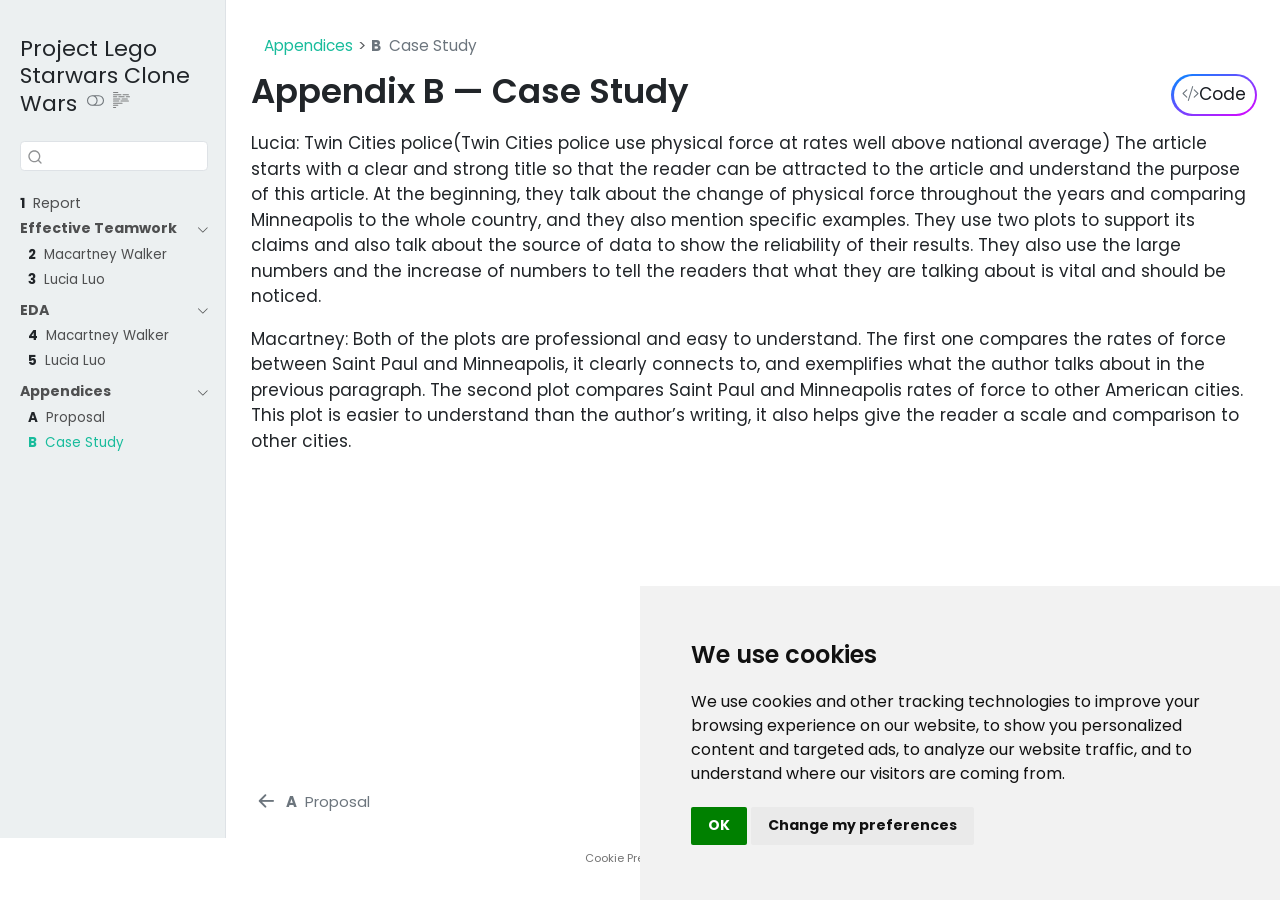
<file: src/appx/case-study.html>
<!DOCTYPE html>
<html xmlns="http://www.w3.org/1999/xhtml" lang="en" xml:lang="en"><head>

<meta charset="utf-8">
<meta name="generator" content="quarto-1.5.57">

<meta name="viewport" content="width=device-width, initial-scale=1.0, user-scalable=yes">


<title>Appendix B — Case Study – Lego Starwars Clone Wars: Are Video Games worth it?</title>
<style>
code{white-space: pre-wrap;}
span.smallcaps{font-variant: small-caps;}
div.columns{display: flex; gap: min(4vw, 1.5em);}
div.column{flex: auto; overflow-x: auto;}
div.hanging-indent{margin-left: 1.5em; text-indent: -1.5em;}
ul.task-list{list-style: none;}
ul.task-list li input[type="checkbox"] {
  width: 0.8em;
  margin: 0 0.8em 0.2em -1em; /* quarto-specific, see https://github.com/quarto-dev/quarto-cli/issues/4556 */ 
  vertical-align: middle;
}
/* CSS for syntax highlighting */
pre > code.sourceCode { white-space: pre; position: relative; }
pre > code.sourceCode > span { line-height: 1.25; }
pre > code.sourceCode > span:empty { height: 1.2em; }
.sourceCode { overflow: visible; }
code.sourceCode > span { color: inherit; text-decoration: inherit; }
div.sourceCode { margin: 1em 0; }
pre.sourceCode { margin: 0; }
@media screen {
div.sourceCode { overflow: auto; }
}
@media print {
pre > code.sourceCode { white-space: pre-wrap; }
pre > code.sourceCode > span { display: inline-block; text-indent: -5em; padding-left: 5em; }
}
pre.numberSource code
  { counter-reset: source-line 0; }
pre.numberSource code > span
  { position: relative; left: -4em; counter-increment: source-line; }
pre.numberSource code > span > a:first-child::before
  { content: counter(source-line);
    position: relative; left: -1em; text-align: right; vertical-align: baseline;
    border: none; display: inline-block;
    -webkit-touch-callout: none; -webkit-user-select: none;
    -khtml-user-select: none; -moz-user-select: none;
    -ms-user-select: none; user-select: none;
    padding: 0 4px; width: 4em;
  }
pre.numberSource { margin-left: 3em;  padding-left: 4px; }
div.sourceCode
  {   }
@media screen {
pre > code.sourceCode > span > a:first-child::before { text-decoration: underline; }
}
</style>


<script src="../../site_libs/quarto-nav/quarto-nav.js"></script>
<script src="../../site_libs/clipboard/clipboard.min.js"></script>
<script src="../../site_libs/quarto-search/autocomplete.umd.js"></script>
<script src="../../site_libs/quarto-search/fuse.min.js"></script>
<script src="../../site_libs/quarto-search/quarto-search.js"></script>
<meta name="quarto:offset" content="../../">
<link href="../../src/appx/proposal.html" rel="prev">
<script src="../../site_libs/cookie-consent/cookie-consent.js"></script>
<link href="../../site_libs/cookie-consent/cookie-consent.css" rel="stylesheet">
<script src="../../site_libs/quarto-html/quarto.js"></script>
<script src="../../site_libs/quarto-html/popper.min.js"></script>
<script src="../../site_libs/quarto-html/tippy.umd.min.js"></script>
<script src="../../site_libs/quarto-html/anchor.min.js"></script>
<link href="../../site_libs/quarto-html/tippy.css" rel="stylesheet">
<link href="../../site_libs/quarto-html/quarto-syntax-highlighting.css" rel="stylesheet" class="quarto-color-scheme" id="quarto-text-highlighting-styles">
<link href="../../site_libs/quarto-html/quarto-syntax-highlighting-dark.css" rel="prefetch" class="quarto-color-scheme quarto-color-alternate" id="quarto-text-highlighting-styles">
<script src="../../site_libs/bootstrap/bootstrap.min.js"></script>
<link href="../../site_libs/bootstrap/bootstrap-icons.css" rel="stylesheet">
<link href="../../site_libs/bootstrap/bootstrap.min.css" rel="stylesheet" class="quarto-color-scheme" id="quarto-bootstrap" data-mode="light">
<link href="../../site_libs/bootstrap/bootstrap-dark.min.css" rel="prefetch" class="quarto-color-scheme quarto-color-alternate" id="quarto-bootstrap" data-mode="dark">
<script id="quarto-search-options" type="application/json">{
  "location": "sidebar",
  "copy-button": false,
  "collapse-after": 3,
  "panel-placement": "start",
  "type": "textbox",
  "limit": 50,
  "keyboard-shortcut": [
    "f",
    "/",
    "s"
  ],
  "show-item-context": false,
  "language": {
    "search-no-results-text": "No results",
    "search-matching-documents-text": "matching documents",
    "search-copy-link-title": "Copy link to search",
    "search-hide-matches-text": "Hide additional matches",
    "search-more-match-text": "more match in this document",
    "search-more-matches-text": "more matches in this document",
    "search-clear-button-title": "Clear",
    "search-text-placeholder": "",
    "search-detached-cancel-button-title": "Cancel",
    "search-submit-button-title": "Submit",
    "search-label": "Search"
  }
}</script>

<script type="text/javascript" charset="UTF-8">
document.addEventListener('DOMContentLoaded', function () {
cookieconsent.run({
  "notice_banner_type":"simple",
  "consent_type":"implied",
  "palette":"light",
  "language":"en",
  "page_load_consent_levels":["strictly-necessary","functionality","tracking","targeting"],
  "notice_banner_reject_button_hide":false,
  "preferences_center_close_button_hide":false,
  "website_name":""
  ,
"language":"en"
  });
});
</script> 
  
<style>html{ scroll-behavior: smooth; }</style>


<link rel="stylesheet" href="../../style/custom.css">
</head>

<body class="nav-sidebar docked">

<div id="quarto-search-results"></div>
  <header id="quarto-header" class="headroom fixed-top">
  <nav class="quarto-secondary-nav">
    <div class="container-fluid d-flex">
      <button type="button" class="quarto-btn-toggle btn" data-bs-toggle="collapse" role="button" data-bs-target=".quarto-sidebar-collapse-item" aria-controls="quarto-sidebar" aria-expanded="false" aria-label="Toggle sidebar navigation" onclick="if (window.quartoToggleHeadroom) { window.quartoToggleHeadroom(); }">
        <i class="bi bi-layout-text-sidebar-reverse"></i>
      </button>
        <nav class="quarto-page-breadcrumbs" aria-label="breadcrumb"><ol class="breadcrumb"><li class="breadcrumb-item"><a href="../../src/appx/proposal.html">Appendices</a></li><li class="breadcrumb-item"><a href="../../src/appx/case-study.html"><span class="chapter-number">B</span>&nbsp; <span class="chapter-title">Case Study</span></a></li></ol></nav>
        <a class="flex-grow-1" role="navigation" data-bs-toggle="collapse" data-bs-target=".quarto-sidebar-collapse-item" aria-controls="quarto-sidebar" aria-expanded="false" aria-label="Toggle sidebar navigation" onclick="if (window.quartoToggleHeadroom) { window.quartoToggleHeadroom(); }">      
        </a>
      <button type="button" class="btn quarto-search-button" aria-label="Search" onclick="window.quartoOpenSearch();">
        <i class="bi bi-search"></i>
      </button>
    </div>
  </nav>
</header>
<!-- content -->
<div id="quarto-content" class="quarto-container page-columns page-rows-contents page-layout-full">
<!-- sidebar -->
  <nav id="quarto-sidebar" class="sidebar collapse collapse-horizontal quarto-sidebar-collapse-item sidebar-navigation docked overflow-auto">
    <div class="pt-lg-2 mt-2 text-left sidebar-header">
    <div class="sidebar-title mb-0 py-0">
      <a href="../../">Project Lego Starwars Clone Wars</a> 
        <div class="sidebar-tools-main">
  <a href="" class="quarto-color-scheme-toggle quarto-navigation-tool  px-1" onclick="window.quartoToggleColorScheme(); return false;" title="Toggle dark mode"><i class="bi"></i></a>
  <a href="" class="quarto-reader-toggle quarto-navigation-tool px-1" onclick="window.quartoToggleReader(); return false;" title="Toggle reader mode">
  <div class="quarto-reader-toggle-btn">
  <i class="bi"></i>
  </div>
</a>
</div>
    </div>
      </div>
        <div class="mt-2 flex-shrink-0 align-items-center">
        <div class="sidebar-search">
        <div id="quarto-search" class="" title="Search"></div>
        </div>
        </div>
    <div class="sidebar-menu-container"> 
    <ul class="list-unstyled mt-1">
        <li class="sidebar-item">
  <div class="sidebar-item-container"> 
  <a href="../../index.html" class="sidebar-item-text sidebar-link">
 <span class="menu-text"><span class="chapter-number">1</span>&nbsp; <span class="chapter-title">Report</span></span></a>
  </div>
</li>
        <li class="sidebar-item sidebar-item-section">
      <div class="sidebar-item-container"> 
            <a class="sidebar-item-text sidebar-link text-start" data-bs-toggle="collapse" data-bs-target="#quarto-sidebar-section-1" role="navigation" aria-expanded="true">
 <span class="menu-text">Effective Teamwork</span></a>
          <a class="sidebar-item-toggle text-start" data-bs-toggle="collapse" data-bs-target="#quarto-sidebar-section-1" role="navigation" aria-expanded="true" aria-label="Toggle section">
            <i class="bi bi-chevron-right ms-2"></i>
          </a> 
      </div>
      <ul id="quarto-sidebar-section-1" class="collapse list-unstyled sidebar-section depth1 show">  
          <li class="sidebar-item">
  <div class="sidebar-item-container"> 
  <a href="../../src/et/macartney-w.html" class="sidebar-item-text sidebar-link">
 <span class="menu-text"><span class="chapter-number">2</span>&nbsp; <span class="chapter-title">Macartney Walker</span></span></a>
  </div>
</li>
          <li class="sidebar-item">
  <div class="sidebar-item-container"> 
  <a href="../../src/et/lucia-l.html" class="sidebar-item-text sidebar-link">
 <span class="menu-text"><span class="chapter-number">3</span>&nbsp; <span class="chapter-title">Lucia Luo</span></span></a>
  </div>
</li>
      </ul>
  </li>
        <li class="sidebar-item sidebar-item-section">
      <div class="sidebar-item-container"> 
            <a class="sidebar-item-text sidebar-link text-start" data-bs-toggle="collapse" data-bs-target="#quarto-sidebar-section-2" role="navigation" aria-expanded="true">
 <span class="menu-text">EDA</span></a>
          <a class="sidebar-item-toggle text-start" data-bs-toggle="collapse" data-bs-target="#quarto-sidebar-section-2" role="navigation" aria-expanded="true" aria-label="Toggle section">
            <i class="bi bi-chevron-right ms-2"></i>
          </a> 
      </div>
      <ul id="quarto-sidebar-section-2" class="collapse list-unstyled sidebar-section depth1 show">  
          <li class="sidebar-item">
  <div class="sidebar-item-container"> 
  <a href="../../src/EDA/macartney-w.html" class="sidebar-item-text sidebar-link">
 <span class="menu-text"><span class="chapter-number">4</span>&nbsp; <span class="chapter-title">Macartney Walker</span></span></a>
  </div>
</li>
          <li class="sidebar-item">
  <div class="sidebar-item-container"> 
  <a href="../../src/EDA/lucia-l.html" class="sidebar-item-text sidebar-link">
 <span class="menu-text"><span class="chapter-number">5</span>&nbsp; <span class="chapter-title">Lucia Luo</span></span></a>
  </div>
</li>
      </ul>
  </li>
        <li class="sidebar-item sidebar-item-section">
      <div class="sidebar-item-container"> 
            <a class="sidebar-item-text sidebar-link text-start" data-bs-toggle="collapse" data-bs-target="#quarto-sidebar-section-3" role="navigation" aria-expanded="true">
 <span class="menu-text">Appendices</span></a>
          <a class="sidebar-item-toggle text-start" data-bs-toggle="collapse" data-bs-target="#quarto-sidebar-section-3" role="navigation" aria-expanded="true" aria-label="Toggle section">
            <i class="bi bi-chevron-right ms-2"></i>
          </a> 
      </div>
      <ul id="quarto-sidebar-section-3" class="collapse list-unstyled sidebar-section depth1 show">  
          <li class="sidebar-item">
  <div class="sidebar-item-container"> 
  <a href="../../src/appx/proposal.html" class="sidebar-item-text sidebar-link">
 <span class="menu-text"><span class="chapter-number">A</span>&nbsp; <span class="chapter-title">Proposal</span></span></a>
  </div>
</li>
          <li class="sidebar-item">
  <div class="sidebar-item-container"> 
  <a href="../../src/appx/case-study.html" class="sidebar-item-text sidebar-link active">
 <span class="menu-text"><span class="chapter-number">B</span>&nbsp; <span class="chapter-title">Case Study</span></span></a>
  </div>
</li>
      </ul>
  </li>
    </ul>
    </div>
</nav>
<div id="quarto-sidebar-glass" class="quarto-sidebar-collapse-item" data-bs-toggle="collapse" data-bs-target=".quarto-sidebar-collapse-item"></div>
<!-- margin-sidebar -->
    <div id="quarto-margin-sidebar" class="sidebar margin-sidebar zindex-bottom">
        
    </div>
<!-- main -->
<main class="content column-page-right" id="quarto-document-content">

<header id="title-block-header" class="quarto-title-block default"><nav class="quarto-page-breadcrumbs quarto-title-breadcrumbs d-none d-lg-block" aria-label="breadcrumb"><ol class="breadcrumb"><li class="breadcrumb-item"><a href="../../src/appx/proposal.html">Appendices</a></li><li class="breadcrumb-item"><a href="../../src/appx/case-study.html"><span class="chapter-number">B</span>&nbsp; <span class="chapter-title">Case Study</span></a></li></ol></nav>
<div class="quarto-title">
<div class="quarto-title-block"><div><h1 class="title">Appendix B — Case Study</h1><button type="button" class="btn code-tools-button" id="quarto-code-tools-source"><i class="bi"></i> Code</button></div></div>
</div>



<div class="quarto-title-meta column-page-right">

    
  
    
  </div>
  


</header>


<p>Lucia: Twin Cities police(Twin Cities police use physical force at rates well above national average) The article starts with a clear and strong title so that the reader can be attracted to the article and understand the purpose of this article. At the beginning, they talk about the change of physical force throughout the years and comparing Minneapolis to the whole country, and they also mention specific examples. They use two plots to support its claims and also talk about the source of data to show the reliability of their results. They also use the large numbers and the increase of numbers to tell the readers that what they are talking about is vital and should be noticed.</p>
<p>Macartney: Both of the plots are professional and easy to understand. The first one compares the rates of force between Saint Paul and Minneapolis, it clearly connects to, and exemplifies what the author talks about in the previous paragraph. The second plot compares Saint Paul and Minneapolis rates of force to other American cities. This plot is easier to understand than the author’s writing, it also helps give the reader a scale and comparison to other cities.</p>


<!-- -->


</main> <!-- /main -->
<script id="quarto-html-after-body" type="application/javascript">
window.document.addEventListener("DOMContentLoaded", function (event) {
  const toggleBodyColorMode = (bsSheetEl) => {
    const mode = bsSheetEl.getAttribute("data-mode");
    const bodyEl = window.document.querySelector("body");
    if (mode === "dark") {
      bodyEl.classList.add("quarto-dark");
      bodyEl.classList.remove("quarto-light");
    } else {
      bodyEl.classList.add("quarto-light");
      bodyEl.classList.remove("quarto-dark");
    }
  }
  const toggleBodyColorPrimary = () => {
    const bsSheetEl = window.document.querySelector("link#quarto-bootstrap");
    if (bsSheetEl) {
      toggleBodyColorMode(bsSheetEl);
    }
  }
  toggleBodyColorPrimary();  
  const disableStylesheet = (stylesheets) => {
    for (let i=0; i < stylesheets.length; i++) {
      const stylesheet = stylesheets[i];
      stylesheet.rel = 'prefetch';
    }
  }
  const enableStylesheet = (stylesheets) => {
    for (let i=0; i < stylesheets.length; i++) {
      const stylesheet = stylesheets[i];
      stylesheet.rel = 'stylesheet';
    }
  }
  const manageTransitions = (selector, allowTransitions) => {
    const els = window.document.querySelectorAll(selector);
    for (let i=0; i < els.length; i++) {
      const el = els[i];
      if (allowTransitions) {
        el.classList.remove('notransition');
      } else {
        el.classList.add('notransition');
      }
    }
  }
  const toggleGiscusIfUsed = (isAlternate, darkModeDefault) => {
    const baseTheme = document.querySelector('#giscus-base-theme')?.value ?? 'light';
    const alternateTheme = document.querySelector('#giscus-alt-theme')?.value ?? 'dark';
    let newTheme = '';
    if(darkModeDefault) {
      newTheme = isAlternate ? baseTheme : alternateTheme;
    } else {
      newTheme = isAlternate ? alternateTheme : baseTheme;
    }
    const changeGiscusTheme = () => {
      // From: https://github.com/giscus/giscus/issues/336
      const sendMessage = (message) => {
        const iframe = document.querySelector('iframe.giscus-frame');
        if (!iframe) return;
        iframe.contentWindow.postMessage({ giscus: message }, 'https://giscus.app');
      }
      sendMessage({
        setConfig: {
          theme: newTheme
        }
      });
    }
    const isGiscussLoaded = window.document.querySelector('iframe.giscus-frame') !== null;
    if (isGiscussLoaded) {
      changeGiscusTheme();
    }
  }
  const toggleColorMode = (alternate) => {
    // Switch the stylesheets
    const alternateStylesheets = window.document.querySelectorAll('link.quarto-color-scheme.quarto-color-alternate');
    manageTransitions('#quarto-margin-sidebar .nav-link', false);
    if (alternate) {
      enableStylesheet(alternateStylesheets);
      for (const sheetNode of alternateStylesheets) {
        if (sheetNode.id === "quarto-bootstrap") {
          toggleBodyColorMode(sheetNode);
        }
      }
    } else {
      disableStylesheet(alternateStylesheets);
      toggleBodyColorPrimary();
    }
    manageTransitions('#quarto-margin-sidebar .nav-link', true);
    // Switch the toggles
    const toggles = window.document.querySelectorAll('.quarto-color-scheme-toggle');
    for (let i=0; i < toggles.length; i++) {
      const toggle = toggles[i];
      if (toggle) {
        if (alternate) {
          toggle.classList.add("alternate");     
        } else {
          toggle.classList.remove("alternate");
        }
      }
    }
    // Hack to workaround the fact that safari doesn't
    // properly recolor the scrollbar when toggling (#1455)
    if (navigator.userAgent.indexOf('Safari') > 0 && navigator.userAgent.indexOf('Chrome') == -1) {
      manageTransitions("body", false);
      window.scrollTo(0, 1);
      setTimeout(() => {
        window.scrollTo(0, 0);
        manageTransitions("body", true);
      }, 40);  
    }
  }
  const isFileUrl = () => { 
    return window.location.protocol === 'file:';
  }
  const hasAlternateSentinel = () => {  
    let styleSentinel = getColorSchemeSentinel();
    if (styleSentinel !== null) {
      return styleSentinel === "alternate";
    } else {
      return false;
    }
  }
  const setStyleSentinel = (alternate) => {
    const value = alternate ? "alternate" : "default";
    if (!isFileUrl()) {
      window.localStorage.setItem("quarto-color-scheme", value);
    } else {
      localAlternateSentinel = value;
    }
  }
  const getColorSchemeSentinel = () => {
    if (!isFileUrl()) {
      const storageValue = window.localStorage.getItem("quarto-color-scheme");
      return storageValue != null ? storageValue : localAlternateSentinel;
    } else {
      return localAlternateSentinel;
    }
  }
  const darkModeDefault = false;
  let localAlternateSentinel = darkModeDefault ? 'alternate' : 'default';
  // Dark / light mode switch
  window.quartoToggleColorScheme = () => {
    // Read the current dark / light value 
    let toAlternate = !hasAlternateSentinel();
    toggleColorMode(toAlternate);
    setStyleSentinel(toAlternate);
    toggleGiscusIfUsed(toAlternate, darkModeDefault);
  };
  // Ensure there is a toggle, if there isn't float one in the top right
  if (window.document.querySelector('.quarto-color-scheme-toggle') === null) {
    const a = window.document.createElement('a');
    a.classList.add('top-right');
    a.classList.add('quarto-color-scheme-toggle');
    a.href = "";
    a.onclick = function() { try { window.quartoToggleColorScheme(); } catch {} return false; };
    const i = window.document.createElement("i");
    i.classList.add('bi');
    a.appendChild(i);
    window.document.body.appendChild(a);
  }
  // Switch to dark mode if need be
  if (hasAlternateSentinel()) {
    toggleColorMode(true);
  } else {
    toggleColorMode(false);
  }
  const icon = "";
  const anchorJS = new window.AnchorJS();
  anchorJS.options = {
    placement: 'right',
    icon: icon
  };
  anchorJS.add('.anchored');
  const isCodeAnnotation = (el) => {
    for (const clz of el.classList) {
      if (clz.startsWith('code-annotation-')) {                     
        return true;
      }
    }
    return false;
  }
  const onCopySuccess = function(e) {
    // button target
    const button = e.trigger;
    // don't keep focus
    button.blur();
    // flash "checked"
    button.classList.add('code-copy-button-checked');
    var currentTitle = button.getAttribute("title");
    button.setAttribute("title", "Copied!");
    let tooltip;
    if (window.bootstrap) {
      button.setAttribute("data-bs-toggle", "tooltip");
      button.setAttribute("data-bs-placement", "left");
      button.setAttribute("data-bs-title", "Copied!");
      tooltip = new bootstrap.Tooltip(button, 
        { trigger: "manual", 
          customClass: "code-copy-button-tooltip",
          offset: [0, -8]});
      tooltip.show();    
    }
    setTimeout(function() {
      if (tooltip) {
        tooltip.hide();
        button.removeAttribute("data-bs-title");
        button.removeAttribute("data-bs-toggle");
        button.removeAttribute("data-bs-placement");
      }
      button.setAttribute("title", currentTitle);
      button.classList.remove('code-copy-button-checked');
    }, 1000);
    // clear code selection
    e.clearSelection();
  }
  const getTextToCopy = function(trigger) {
      const codeEl = trigger.previousElementSibling.cloneNode(true);
      for (const childEl of codeEl.children) {
        if (isCodeAnnotation(childEl)) {
          childEl.remove();
        }
      }
      return codeEl.innerText;
  }
  const clipboard = new window.ClipboardJS('.code-copy-button:not([data-in-quarto-modal])', {
    text: getTextToCopy
  });
  clipboard.on('success', onCopySuccess);
  if (window.document.getElementById('quarto-embedded-source-code-modal')) {
    // For code content inside modals, clipBoardJS needs to be initialized with a container option
    // TODO: Check when it could be a function (https://github.com/zenorocha/clipboard.js/issues/860)
    const clipboardModal = new window.ClipboardJS('.code-copy-button[data-in-quarto-modal]', {
      text: getTextToCopy,
      container: window.document.getElementById('quarto-embedded-source-code-modal')
    });
    clipboardModal.on('success', onCopySuccess);
  }
  const viewSource = window.document.getElementById('quarto-view-source') ||
                     window.document.getElementById('quarto-code-tools-source');
  if (viewSource) {
    const sourceUrl = viewSource.getAttribute("data-quarto-source-url");
    viewSource.addEventListener("click", function(e) {
      if (sourceUrl) {
        // rstudio viewer pane
        if (/\bcapabilities=\b/.test(window.location)) {
          window.open(sourceUrl);
        } else {
          window.location.href = sourceUrl;
        }
      } else {
        const modal = new bootstrap.Modal(document.getElementById('quarto-embedded-source-code-modal'));
        modal.show();
      }
      return false;
    });
  }
  function toggleCodeHandler(show) {
    return function(e) {
      const detailsSrc = window.document.querySelectorAll(".cell > details > .sourceCode");
      for (let i=0; i<detailsSrc.length; i++) {
        const details = detailsSrc[i].parentElement;
        if (show) {
          details.open = true;
        } else {
          details.removeAttribute("open");
        }
      }
      const cellCodeDivs = window.document.querySelectorAll(".cell > .sourceCode");
      const fromCls = show ? "hidden" : "unhidden";
      const toCls = show ? "unhidden" : "hidden";
      for (let i=0; i<cellCodeDivs.length; i++) {
        const codeDiv = cellCodeDivs[i];
        if (codeDiv.classList.contains(fromCls)) {
          codeDiv.classList.remove(fromCls);
          codeDiv.classList.add(toCls);
        } 
      }
      return false;
    }
  }
  const hideAllCode = window.document.getElementById("quarto-hide-all-code");
  if (hideAllCode) {
    hideAllCode.addEventListener("click", toggleCodeHandler(false));
  }
  const showAllCode = window.document.getElementById("quarto-show-all-code");
  if (showAllCode) {
    showAllCode.addEventListener("click", toggleCodeHandler(true));
  }
    var localhostRegex = new RegExp(/^(?:http|https):\/\/localhost\:?[0-9]*\//);
    var mailtoRegex = new RegExp(/^mailto:/);
      var filterRegex = new RegExp('/' + window.location.host + '/');
    var isInternal = (href) => {
        return filterRegex.test(href) || localhostRegex.test(href) || mailtoRegex.test(href);
    }
    // Inspect non-navigation links and adorn them if external
 	var links = window.document.querySelectorAll('a[href]:not(.nav-link):not(.navbar-brand):not(.toc-action):not(.sidebar-link):not(.sidebar-item-toggle):not(.pagination-link):not(.no-external):not([aria-hidden]):not(.dropdown-item):not(.quarto-navigation-tool):not(.about-link)');
    for (var i=0; i<links.length; i++) {
      const link = links[i];
      if (!isInternal(link.href)) {
        // undo the damage that might have been done by quarto-nav.js in the case of
        // links that we want to consider external
        if (link.dataset.originalHref !== undefined) {
          link.href = link.dataset.originalHref;
        }
          // target, if specified
          link.setAttribute("target", "_blank");
          if (link.getAttribute("rel") === null) {
            link.setAttribute("rel", "noopener");
          }
      }
    }
  function tippyHover(el, contentFn, onTriggerFn, onUntriggerFn) {
    const config = {
      allowHTML: true,
      maxWidth: 500,
      delay: 100,
      arrow: false,
      appendTo: function(el) {
          return el.parentElement;
      },
      interactive: true,
      interactiveBorder: 10,
      theme: 'quarto',
      placement: 'bottom-start',
    };
    if (contentFn) {
      config.content = contentFn;
    }
    if (onTriggerFn) {
      config.onTrigger = onTriggerFn;
    }
    if (onUntriggerFn) {
      config.onUntrigger = onUntriggerFn;
    }
    window.tippy(el, config); 
  }
  const noterefs = window.document.querySelectorAll('a[role="doc-noteref"]');
  for (var i=0; i<noterefs.length; i++) {
    const ref = noterefs[i];
    tippyHover(ref, function() {
      // use id or data attribute instead here
      let href = ref.getAttribute('data-footnote-href') || ref.getAttribute('href');
      try { href = new URL(href).hash; } catch {}
      const id = href.replace(/^#\/?/, "");
      const note = window.document.getElementById(id);
      if (note) {
        return note.innerHTML;
      } else {
        return "";
      }
    });
  }
  const xrefs = window.document.querySelectorAll('a.quarto-xref');
  const processXRef = (id, note) => {
    // Strip column container classes
    const stripColumnClz = (el) => {
      el.classList.remove("page-full", "page-columns");
      if (el.children) {
        for (const child of el.children) {
          stripColumnClz(child);
        }
      }
    }
    stripColumnClz(note)
    if (id === null || id.startsWith('sec-')) {
      // Special case sections, only their first couple elements
      const container = document.createElement("div");
      if (note.children && note.children.length > 2) {
        container.appendChild(note.children[0].cloneNode(true));
        for (let i = 1; i < note.children.length; i++) {
          const child = note.children[i];
          if (child.tagName === "P" && child.innerText === "") {
            continue;
          } else {
            container.appendChild(child.cloneNode(true));
            break;
          }
        }
        if (window.Quarto?.typesetMath) {
          window.Quarto.typesetMath(container);
        }
        return container.innerHTML
      } else {
        if (window.Quarto?.typesetMath) {
          window.Quarto.typesetMath(note);
        }
        return note.innerHTML;
      }
    } else {
      // Remove any anchor links if they are present
      const anchorLink = note.querySelector('a.anchorjs-link');
      if (anchorLink) {
        anchorLink.remove();
      }
      if (window.Quarto?.typesetMath) {
        window.Quarto.typesetMath(note);
      }
      // TODO in 1.5, we should make sure this works without a callout special case
      if (note.classList.contains("callout")) {
        return note.outerHTML;
      } else {
        return note.innerHTML;
      }
    }
  }
  for (var i=0; i<xrefs.length; i++) {
    const xref = xrefs[i];
    tippyHover(xref, undefined, function(instance) {
      instance.disable();
      let url = xref.getAttribute('href');
      let hash = undefined; 
      if (url.startsWith('#')) {
        hash = url;
      } else {
        try { hash = new URL(url).hash; } catch {}
      }
      if (hash) {
        const id = hash.replace(/^#\/?/, "");
        const note = window.document.getElementById(id);
        if (note !== null) {
          try {
            const html = processXRef(id, note.cloneNode(true));
            instance.setContent(html);
          } finally {
            instance.enable();
            instance.show();
          }
        } else {
          // See if we can fetch this
          fetch(url.split('#')[0])
          .then(res => res.text())
          .then(html => {
            const parser = new DOMParser();
            const htmlDoc = parser.parseFromString(html, "text/html");
            const note = htmlDoc.getElementById(id);
            if (note !== null) {
              const html = processXRef(id, note);
              instance.setContent(html);
            } 
          }).finally(() => {
            instance.enable();
            instance.show();
          });
        }
      } else {
        // See if we can fetch a full url (with no hash to target)
        // This is a special case and we should probably do some content thinning / targeting
        fetch(url)
        .then(res => res.text())
        .then(html => {
          const parser = new DOMParser();
          const htmlDoc = parser.parseFromString(html, "text/html");
          const note = htmlDoc.querySelector('main.content');
          if (note !== null) {
            // This should only happen for chapter cross references
            // (since there is no id in the URL)
            // remove the first header
            if (note.children.length > 0 && note.children[0].tagName === "HEADER") {
              note.children[0].remove();
            }
            const html = processXRef(null, note);
            instance.setContent(html);
          } 
        }).finally(() => {
          instance.enable();
          instance.show();
        });
      }
    }, function(instance) {
    });
  }
      let selectedAnnoteEl;
      const selectorForAnnotation = ( cell, annotation) => {
        let cellAttr = 'data-code-cell="' + cell + '"';
        let lineAttr = 'data-code-annotation="' +  annotation + '"';
        const selector = 'span[' + cellAttr + '][' + lineAttr + ']';
        return selector;
      }
      const selectCodeLines = (annoteEl) => {
        const doc = window.document;
        const targetCell = annoteEl.getAttribute("data-target-cell");
        const targetAnnotation = annoteEl.getAttribute("data-target-annotation");
        const annoteSpan = window.document.querySelector(selectorForAnnotation(targetCell, targetAnnotation));
        const lines = annoteSpan.getAttribute("data-code-lines").split(",");
        const lineIds = lines.map((line) => {
          return targetCell + "-" + line;
        })
        let top = null;
        let height = null;
        let parent = null;
        if (lineIds.length > 0) {
            //compute the position of the single el (top and bottom and make a div)
            const el = window.document.getElementById(lineIds[0]);
            top = el.offsetTop;
            height = el.offsetHeight;
            parent = el.parentElement.parentElement;
          if (lineIds.length > 1) {
            const lastEl = window.document.getElementById(lineIds[lineIds.length - 1]);
            const bottom = lastEl.offsetTop + lastEl.offsetHeight;
            height = bottom - top;
          }
          if (top !== null && height !== null && parent !== null) {
            // cook up a div (if necessary) and position it 
            let div = window.document.getElementById("code-annotation-line-highlight");
            if (div === null) {
              div = window.document.createElement("div");
              div.setAttribute("id", "code-annotation-line-highlight");
              div.style.position = 'absolute';
              parent.appendChild(div);
            }
            div.style.top = top - 2 + "px";
            div.style.height = height + 4 + "px";
            div.style.left = 0;
            let gutterDiv = window.document.getElementById("code-annotation-line-highlight-gutter");
            if (gutterDiv === null) {
              gutterDiv = window.document.createElement("div");
              gutterDiv.setAttribute("id", "code-annotation-line-highlight-gutter");
              gutterDiv.style.position = 'absolute';
              const codeCell = window.document.getElementById(targetCell);
              const gutter = codeCell.querySelector('.code-annotation-gutter');
              gutter.appendChild(gutterDiv);
            }
            gutterDiv.style.top = top - 2 + "px";
            gutterDiv.style.height = height + 4 + "px";
          }
          selectedAnnoteEl = annoteEl;
        }
      };
      const unselectCodeLines = () => {
        const elementsIds = ["code-annotation-line-highlight", "code-annotation-line-highlight-gutter"];
        elementsIds.forEach((elId) => {
          const div = window.document.getElementById(elId);
          if (div) {
            div.remove();
          }
        });
        selectedAnnoteEl = undefined;
      };
        // Handle positioning of the toggle
    window.addEventListener(
      "resize",
      throttle(() => {
        elRect = undefined;
        if (selectedAnnoteEl) {
          selectCodeLines(selectedAnnoteEl);
        }
      }, 10)
    );
    function throttle(fn, ms) {
    let throttle = false;
    let timer;
      return (...args) => {
        if(!throttle) { // first call gets through
            fn.apply(this, args);
            throttle = true;
        } else { // all the others get throttled
            if(timer) clearTimeout(timer); // cancel #2
            timer = setTimeout(() => {
              fn.apply(this, args);
              timer = throttle = false;
            }, ms);
        }
      };
    }
      // Attach click handler to the DT
      const annoteDls = window.document.querySelectorAll('dt[data-target-cell]');
      for (const annoteDlNode of annoteDls) {
        annoteDlNode.addEventListener('click', (event) => {
          const clickedEl = event.target;
          if (clickedEl !== selectedAnnoteEl) {
            unselectCodeLines();
            const activeEl = window.document.querySelector('dt[data-target-cell].code-annotation-active');
            if (activeEl) {
              activeEl.classList.remove('code-annotation-active');
            }
            selectCodeLines(clickedEl);
            clickedEl.classList.add('code-annotation-active');
          } else {
            // Unselect the line
            unselectCodeLines();
            clickedEl.classList.remove('code-annotation-active');
          }
        });
      }
  const findCites = (el) => {
    const parentEl = el.parentElement;
    if (parentEl) {
      const cites = parentEl.dataset.cites;
      if (cites) {
        return {
          el,
          cites: cites.split(' ')
        };
      } else {
        return findCites(el.parentElement)
      }
    } else {
      return undefined;
    }
  };
  var bibliorefs = window.document.querySelectorAll('a[role="doc-biblioref"]');
  for (var i=0; i<bibliorefs.length; i++) {
    const ref = bibliorefs[i];
    const citeInfo = findCites(ref);
    if (citeInfo) {
      tippyHover(citeInfo.el, function() {
        var popup = window.document.createElement('div');
        citeInfo.cites.forEach(function(cite) {
          var citeDiv = window.document.createElement('div');
          citeDiv.classList.add('hanging-indent');
          citeDiv.classList.add('csl-entry');
          var biblioDiv = window.document.getElementById('ref-' + cite);
          if (biblioDiv) {
            citeDiv.innerHTML = biblioDiv.innerHTML;
          }
          popup.appendChild(citeDiv);
        });
        return popup.innerHTML;
      });
    }
  }
});
</script>
<nav class="page-navigation column-page-right">
  <div class="nav-page nav-page-previous">
      <a href="../../src/appx/proposal.html" class="pagination-link" aria-label="Proposal">
        <i class="bi bi-arrow-left-short"></i> <span class="nav-page-text"><span class="chapter-number">A</span>&nbsp; <span class="chapter-title">Proposal</span></span>
      </a>          
  </div>
  <div class="nav-page nav-page-next">
  </div>
</nav><div class="modal fade" id="quarto-embedded-source-code-modal" tabindex="-1" aria-labelledby="quarto-embedded-source-code-modal-label" aria-hidden="true"><div class="modal-dialog modal-dialog-scrollable"><div class="modal-content"><div class="modal-header"><h5 class="modal-title" id="quarto-embedded-source-code-modal-label">Source Code</h5><button class="btn-close" data-bs-dismiss="modal"></button></div><div class="modal-body"><div class="">
<div class="sourceCode" id="cb1" data-shortcodes="false"><pre class="sourceCode numberSource markdown number-lines code-with-copy"><code class="sourceCode markdown"><span id="cb1-1"><a href="#cb1-1"></a><span class="co">---</span></span>
<span id="cb1-2"><a href="#cb1-2"></a><span class="an">title:</span><span class="co"> "Case Study"</span></span>
<span id="cb1-3"><a href="#cb1-3"></a><span class="co">---</span></span>
<span id="cb1-4"><a href="#cb1-4"></a></span>
<span id="cb1-5"><a href="#cb1-5"></a>Lucia: Twin Cities police(Twin Cities police use physical force at rates well above national average)</span>
<span id="cb1-6"><a href="#cb1-6"></a>The article starts with a clear and strong title so that the reader can be attracted to the article and understand the purpose of this article. At the beginning, they talk about the change of physical force throughout the years and comparing Minneapolis to the whole country, and they also mention specific examples. They use two plots to support its claims and also talk about the source of data to show the reliability of their results. They also use the large numbers and the increase of numbers to tell the readers that what they are talking about is vital and should be noticed.</span>
<span id="cb1-7"><a href="#cb1-7"></a></span>
<span id="cb1-8"><a href="#cb1-8"></a>Macartney: Both of the plots are professional and easy to understand. The first one compares the rates of force between Saint Paul and Minneapolis, it clearly connects to, and exemplifies what the author talks about in the previous paragraph. The second plot compares Saint Paul and Minneapolis rates of force to other American cities. This plot  is easier to understand than the author's writing, it also helps give the reader a scale and comparison to other cities. </span></code><button title="Copy to Clipboard" class="code-copy-button" data-in-quarto-modal=""><i class="bi"></i></button></pre></div>
</div></div></div></div></div>
</div> <!-- /content -->
<footer class="footer">
  <div class="nav-footer">
    <div class="nav-footer-left">
      &nbsp;
    </div>   
    <div class="nav-footer-center">

<div class="cookie-consent-footer"><a href="#" id="open_preferences_center">Cookie Preferences</a></div></div>
    <div class="nav-footer-right">
      &nbsp;
    </div>
  </div>
</footer>




<script src="../../site_libs/quarto-html/zenscroll-min.js"></script>
</body></html>
</file>
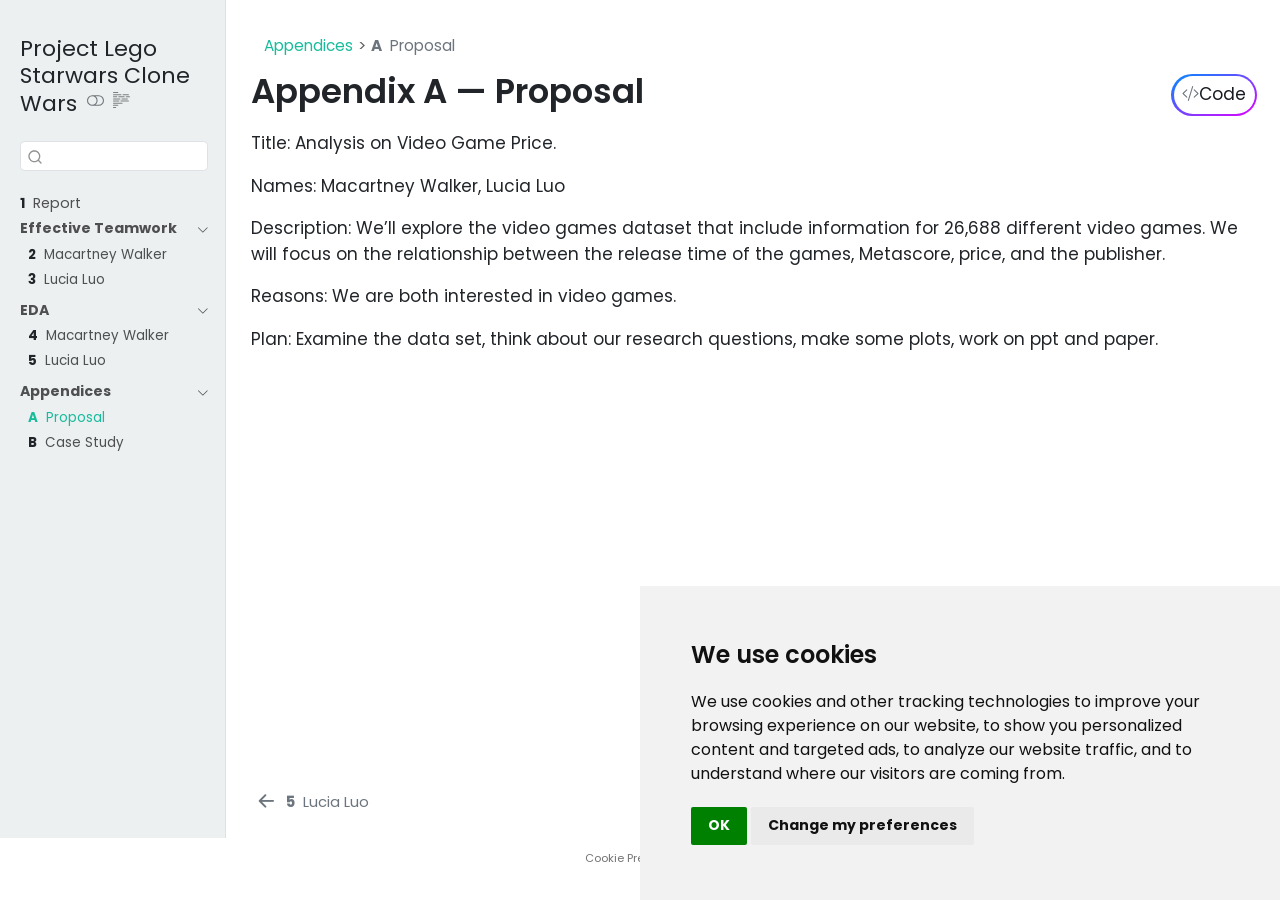
<file: src/appx/proposal.html>
<!DOCTYPE html>
<html xmlns="http://www.w3.org/1999/xhtml" lang="en" xml:lang="en"><head>

<meta charset="utf-8">
<meta name="generator" content="quarto-1.5.57">

<meta name="viewport" content="width=device-width, initial-scale=1.0, user-scalable=yes">


<title>Appendix A — Proposal – Lego Starwars Clone Wars: Are Video Games worth it?</title>
<style>
code{white-space: pre-wrap;}
span.smallcaps{font-variant: small-caps;}
div.columns{display: flex; gap: min(4vw, 1.5em);}
div.column{flex: auto; overflow-x: auto;}
div.hanging-indent{margin-left: 1.5em; text-indent: -1.5em;}
ul.task-list{list-style: none;}
ul.task-list li input[type="checkbox"] {
  width: 0.8em;
  margin: 0 0.8em 0.2em -1em; /* quarto-specific, see https://github.com/quarto-dev/quarto-cli/issues/4556 */ 
  vertical-align: middle;
}
/* CSS for syntax highlighting */
pre > code.sourceCode { white-space: pre; position: relative; }
pre > code.sourceCode > span { line-height: 1.25; }
pre > code.sourceCode > span:empty { height: 1.2em; }
.sourceCode { overflow: visible; }
code.sourceCode > span { color: inherit; text-decoration: inherit; }
div.sourceCode { margin: 1em 0; }
pre.sourceCode { margin: 0; }
@media screen {
div.sourceCode { overflow: auto; }
}
@media print {
pre > code.sourceCode { white-space: pre-wrap; }
pre > code.sourceCode > span { display: inline-block; text-indent: -5em; padding-left: 5em; }
}
pre.numberSource code
  { counter-reset: source-line 0; }
pre.numberSource code > span
  { position: relative; left: -4em; counter-increment: source-line; }
pre.numberSource code > span > a:first-child::before
  { content: counter(source-line);
    position: relative; left: -1em; text-align: right; vertical-align: baseline;
    border: none; display: inline-block;
    -webkit-touch-callout: none; -webkit-user-select: none;
    -khtml-user-select: none; -moz-user-select: none;
    -ms-user-select: none; user-select: none;
    padding: 0 4px; width: 4em;
  }
pre.numberSource { margin-left: 3em;  padding-left: 4px; }
div.sourceCode
  {   }
@media screen {
pre > code.sourceCode > span > a:first-child::before { text-decoration: underline; }
}
</style>


<script src="../../site_libs/quarto-nav/quarto-nav.js"></script>
<script src="../../site_libs/clipboard/clipboard.min.js"></script>
<script src="../../site_libs/quarto-search/autocomplete.umd.js"></script>
<script src="../../site_libs/quarto-search/fuse.min.js"></script>
<script src="../../site_libs/quarto-search/quarto-search.js"></script>
<meta name="quarto:offset" content="../../">
<link href="../../src/appx/case-study.html" rel="next">
<link href="../../src/EDA/lucia-l.html" rel="prev">
<script src="../../site_libs/cookie-consent/cookie-consent.js"></script>
<link href="../../site_libs/cookie-consent/cookie-consent.css" rel="stylesheet">
<script src="../../site_libs/quarto-html/quarto.js"></script>
<script src="../../site_libs/quarto-html/popper.min.js"></script>
<script src="../../site_libs/quarto-html/tippy.umd.min.js"></script>
<script src="../../site_libs/quarto-html/anchor.min.js"></script>
<link href="../../site_libs/quarto-html/tippy.css" rel="stylesheet">
<link href="../../site_libs/quarto-html/quarto-syntax-highlighting.css" rel="stylesheet" class="quarto-color-scheme" id="quarto-text-highlighting-styles">
<link href="../../site_libs/quarto-html/quarto-syntax-highlighting-dark.css" rel="prefetch" class="quarto-color-scheme quarto-color-alternate" id="quarto-text-highlighting-styles">
<script src="../../site_libs/bootstrap/bootstrap.min.js"></script>
<link href="../../site_libs/bootstrap/bootstrap-icons.css" rel="stylesheet">
<link href="../../site_libs/bootstrap/bootstrap.min.css" rel="stylesheet" class="quarto-color-scheme" id="quarto-bootstrap" data-mode="light">
<link href="../../site_libs/bootstrap/bootstrap-dark.min.css" rel="prefetch" class="quarto-color-scheme quarto-color-alternate" id="quarto-bootstrap" data-mode="dark">
<script id="quarto-search-options" type="application/json">{
  "location": "sidebar",
  "copy-button": false,
  "collapse-after": 3,
  "panel-placement": "start",
  "type": "textbox",
  "limit": 50,
  "keyboard-shortcut": [
    "f",
    "/",
    "s"
  ],
  "show-item-context": false,
  "language": {
    "search-no-results-text": "No results",
    "search-matching-documents-text": "matching documents",
    "search-copy-link-title": "Copy link to search",
    "search-hide-matches-text": "Hide additional matches",
    "search-more-match-text": "more match in this document",
    "search-more-matches-text": "more matches in this document",
    "search-clear-button-title": "Clear",
    "search-text-placeholder": "",
    "search-detached-cancel-button-title": "Cancel",
    "search-submit-button-title": "Submit",
    "search-label": "Search"
  }
}</script>

<script type="text/javascript" charset="UTF-8">
document.addEventListener('DOMContentLoaded', function () {
cookieconsent.run({
  "notice_banner_type":"simple",
  "consent_type":"implied",
  "palette":"light",
  "language":"en",
  "page_load_consent_levels":["strictly-necessary","functionality","tracking","targeting"],
  "notice_banner_reject_button_hide":false,
  "preferences_center_close_button_hide":false,
  "website_name":""
  ,
"language":"en"
  });
});
</script> 
  
<style>html{ scroll-behavior: smooth; }</style>


<link rel="stylesheet" href="../../style/custom.css">
</head>

<body class="nav-sidebar docked">

<div id="quarto-search-results"></div>
  <header id="quarto-header" class="headroom fixed-top">
  <nav class="quarto-secondary-nav">
    <div class="container-fluid d-flex">
      <button type="button" class="quarto-btn-toggle btn" data-bs-toggle="collapse" role="button" data-bs-target=".quarto-sidebar-collapse-item" aria-controls="quarto-sidebar" aria-expanded="false" aria-label="Toggle sidebar navigation" onclick="if (window.quartoToggleHeadroom) { window.quartoToggleHeadroom(); }">
        <i class="bi bi-layout-text-sidebar-reverse"></i>
      </button>
        <nav class="quarto-page-breadcrumbs" aria-label="breadcrumb"><ol class="breadcrumb"><li class="breadcrumb-item"><a href="../../src/appx/proposal.html">Appendices</a></li><li class="breadcrumb-item"><a href="../../src/appx/proposal.html"><span class="chapter-number">A</span>&nbsp; <span class="chapter-title">Proposal</span></a></li></ol></nav>
        <a class="flex-grow-1" role="navigation" data-bs-toggle="collapse" data-bs-target=".quarto-sidebar-collapse-item" aria-controls="quarto-sidebar" aria-expanded="false" aria-label="Toggle sidebar navigation" onclick="if (window.quartoToggleHeadroom) { window.quartoToggleHeadroom(); }">      
        </a>
      <button type="button" class="btn quarto-search-button" aria-label="Search" onclick="window.quartoOpenSearch();">
        <i class="bi bi-search"></i>
      </button>
    </div>
  </nav>
</header>
<!-- content -->
<div id="quarto-content" class="quarto-container page-columns page-rows-contents page-layout-full">
<!-- sidebar -->
  <nav id="quarto-sidebar" class="sidebar collapse collapse-horizontal quarto-sidebar-collapse-item sidebar-navigation docked overflow-auto">
    <div class="pt-lg-2 mt-2 text-left sidebar-header">
    <div class="sidebar-title mb-0 py-0">
      <a href="../../">Project Lego Starwars Clone Wars</a> 
        <div class="sidebar-tools-main">
  <a href="" class="quarto-color-scheme-toggle quarto-navigation-tool  px-1" onclick="window.quartoToggleColorScheme(); return false;" title="Toggle dark mode"><i class="bi"></i></a>
  <a href="" class="quarto-reader-toggle quarto-navigation-tool px-1" onclick="window.quartoToggleReader(); return false;" title="Toggle reader mode">
  <div class="quarto-reader-toggle-btn">
  <i class="bi"></i>
  </div>
</a>
</div>
    </div>
      </div>
        <div class="mt-2 flex-shrink-0 align-items-center">
        <div class="sidebar-search">
        <div id="quarto-search" class="" title="Search"></div>
        </div>
        </div>
    <div class="sidebar-menu-container"> 
    <ul class="list-unstyled mt-1">
        <li class="sidebar-item">
  <div class="sidebar-item-container"> 
  <a href="../../index.html" class="sidebar-item-text sidebar-link">
 <span class="menu-text"><span class="chapter-number">1</span>&nbsp; <span class="chapter-title">Report</span></span></a>
  </div>
</li>
        <li class="sidebar-item sidebar-item-section">
      <div class="sidebar-item-container"> 
            <a class="sidebar-item-text sidebar-link text-start" data-bs-toggle="collapse" data-bs-target="#quarto-sidebar-section-1" role="navigation" aria-expanded="true">
 <span class="menu-text">Effective Teamwork</span></a>
          <a class="sidebar-item-toggle text-start" data-bs-toggle="collapse" data-bs-target="#quarto-sidebar-section-1" role="navigation" aria-expanded="true" aria-label="Toggle section">
            <i class="bi bi-chevron-right ms-2"></i>
          </a> 
      </div>
      <ul id="quarto-sidebar-section-1" class="collapse list-unstyled sidebar-section depth1 show">  
          <li class="sidebar-item">
  <div class="sidebar-item-container"> 
  <a href="../../src/et/macartney-w.html" class="sidebar-item-text sidebar-link">
 <span class="menu-text"><span class="chapter-number">2</span>&nbsp; <span class="chapter-title">Macartney Walker</span></span></a>
  </div>
</li>
          <li class="sidebar-item">
  <div class="sidebar-item-container"> 
  <a href="../../src/et/lucia-l.html" class="sidebar-item-text sidebar-link">
 <span class="menu-text"><span class="chapter-number">3</span>&nbsp; <span class="chapter-title">Lucia Luo</span></span></a>
  </div>
</li>
      </ul>
  </li>
        <li class="sidebar-item sidebar-item-section">
      <div class="sidebar-item-container"> 
            <a class="sidebar-item-text sidebar-link text-start" data-bs-toggle="collapse" data-bs-target="#quarto-sidebar-section-2" role="navigation" aria-expanded="true">
 <span class="menu-text">EDA</span></a>
          <a class="sidebar-item-toggle text-start" data-bs-toggle="collapse" data-bs-target="#quarto-sidebar-section-2" role="navigation" aria-expanded="true" aria-label="Toggle section">
            <i class="bi bi-chevron-right ms-2"></i>
          </a> 
      </div>
      <ul id="quarto-sidebar-section-2" class="collapse list-unstyled sidebar-section depth1 show">  
          <li class="sidebar-item">
  <div class="sidebar-item-container"> 
  <a href="../../src/EDA/macartney-w.html" class="sidebar-item-text sidebar-link">
 <span class="menu-text"><span class="chapter-number">4</span>&nbsp; <span class="chapter-title">Macartney Walker</span></span></a>
  </div>
</li>
          <li class="sidebar-item">
  <div class="sidebar-item-container"> 
  <a href="../../src/EDA/lucia-l.html" class="sidebar-item-text sidebar-link">
 <span class="menu-text"><span class="chapter-number">5</span>&nbsp; <span class="chapter-title">Lucia Luo</span></span></a>
  </div>
</li>
      </ul>
  </li>
        <li class="sidebar-item sidebar-item-section">
      <div class="sidebar-item-container"> 
            <a class="sidebar-item-text sidebar-link text-start" data-bs-toggle="collapse" data-bs-target="#quarto-sidebar-section-3" role="navigation" aria-expanded="true">
 <span class="menu-text">Appendices</span></a>
          <a class="sidebar-item-toggle text-start" data-bs-toggle="collapse" data-bs-target="#quarto-sidebar-section-3" role="navigation" aria-expanded="true" aria-label="Toggle section">
            <i class="bi bi-chevron-right ms-2"></i>
          </a> 
      </div>
      <ul id="quarto-sidebar-section-3" class="collapse list-unstyled sidebar-section depth1 show">  
          <li class="sidebar-item">
  <div class="sidebar-item-container"> 
  <a href="../../src/appx/proposal.html" class="sidebar-item-text sidebar-link active">
 <span class="menu-text"><span class="chapter-number">A</span>&nbsp; <span class="chapter-title">Proposal</span></span></a>
  </div>
</li>
          <li class="sidebar-item">
  <div class="sidebar-item-container"> 
  <a href="../../src/appx/case-study.html" class="sidebar-item-text sidebar-link">
 <span class="menu-text"><span class="chapter-number">B</span>&nbsp; <span class="chapter-title">Case Study</span></span></a>
  </div>
</li>
      </ul>
  </li>
    </ul>
    </div>
</nav>
<div id="quarto-sidebar-glass" class="quarto-sidebar-collapse-item" data-bs-toggle="collapse" data-bs-target=".quarto-sidebar-collapse-item"></div>
<!-- margin-sidebar -->
    <div id="quarto-margin-sidebar" class="sidebar margin-sidebar zindex-bottom">
        
    </div>
<!-- main -->
<main class="content column-page-right" id="quarto-document-content">

<header id="title-block-header" class="quarto-title-block default"><nav class="quarto-page-breadcrumbs quarto-title-breadcrumbs d-none d-lg-block" aria-label="breadcrumb"><ol class="breadcrumb"><li class="breadcrumb-item"><a href="../../src/appx/proposal.html">Appendices</a></li><li class="breadcrumb-item"><a href="../../src/appx/proposal.html"><span class="chapter-number">A</span>&nbsp; <span class="chapter-title">Proposal</span></a></li></ol></nav>
<div class="quarto-title">
<div class="quarto-title-block"><div><h1 class="title">Appendix A — Proposal</h1><button type="button" class="btn code-tools-button" id="quarto-code-tools-source"><i class="bi"></i> Code</button></div></div>
</div>



<div class="quarto-title-meta column-page-right">

    
  
    
  </div>
  


</header>


<p>Title: Analysis on Video Game Price.</p>
<p>Names: Macartney Walker, Lucia Luo</p>
<p>Description: We’ll explore the video games dataset that include information for 26,688 different video games. We will focus on the relationship between the release time of the games, Metascore, price, and the publisher.</p>
<p>Reasons: We are both interested in video games.</p>
<p>Plan: Examine the data set, think about our research questions, make some plots, work on ppt and paper.</p>


<!-- -->


</main> <!-- /main -->
<script id="quarto-html-after-body" type="application/javascript">
window.document.addEventListener("DOMContentLoaded", function (event) {
  const toggleBodyColorMode = (bsSheetEl) => {
    const mode = bsSheetEl.getAttribute("data-mode");
    const bodyEl = window.document.querySelector("body");
    if (mode === "dark") {
      bodyEl.classList.add("quarto-dark");
      bodyEl.classList.remove("quarto-light");
    } else {
      bodyEl.classList.add("quarto-light");
      bodyEl.classList.remove("quarto-dark");
    }
  }
  const toggleBodyColorPrimary = () => {
    const bsSheetEl = window.document.querySelector("link#quarto-bootstrap");
    if (bsSheetEl) {
      toggleBodyColorMode(bsSheetEl);
    }
  }
  toggleBodyColorPrimary();  
  const disableStylesheet = (stylesheets) => {
    for (let i=0; i < stylesheets.length; i++) {
      const stylesheet = stylesheets[i];
      stylesheet.rel = 'prefetch';
    }
  }
  const enableStylesheet = (stylesheets) => {
    for (let i=0; i < stylesheets.length; i++) {
      const stylesheet = stylesheets[i];
      stylesheet.rel = 'stylesheet';
    }
  }
  const manageTransitions = (selector, allowTransitions) => {
    const els = window.document.querySelectorAll(selector);
    for (let i=0; i < els.length; i++) {
      const el = els[i];
      if (allowTransitions) {
        el.classList.remove('notransition');
      } else {
        el.classList.add('notransition');
      }
    }
  }
  const toggleGiscusIfUsed = (isAlternate, darkModeDefault) => {
    const baseTheme = document.querySelector('#giscus-base-theme')?.value ?? 'light';
    const alternateTheme = document.querySelector('#giscus-alt-theme')?.value ?? 'dark';
    let newTheme = '';
    if(darkModeDefault) {
      newTheme = isAlternate ? baseTheme : alternateTheme;
    } else {
      newTheme = isAlternate ? alternateTheme : baseTheme;
    }
    const changeGiscusTheme = () => {
      // From: https://github.com/giscus/giscus/issues/336
      const sendMessage = (message) => {
        const iframe = document.querySelector('iframe.giscus-frame');
        if (!iframe) return;
        iframe.contentWindow.postMessage({ giscus: message }, 'https://giscus.app');
      }
      sendMessage({
        setConfig: {
          theme: newTheme
        }
      });
    }
    const isGiscussLoaded = window.document.querySelector('iframe.giscus-frame') !== null;
    if (isGiscussLoaded) {
      changeGiscusTheme();
    }
  }
  const toggleColorMode = (alternate) => {
    // Switch the stylesheets
    const alternateStylesheets = window.document.querySelectorAll('link.quarto-color-scheme.quarto-color-alternate');
    manageTransitions('#quarto-margin-sidebar .nav-link', false);
    if (alternate) {
      enableStylesheet(alternateStylesheets);
      for (const sheetNode of alternateStylesheets) {
        if (sheetNode.id === "quarto-bootstrap") {
          toggleBodyColorMode(sheetNode);
        }
      }
    } else {
      disableStylesheet(alternateStylesheets);
      toggleBodyColorPrimary();
    }
    manageTransitions('#quarto-margin-sidebar .nav-link', true);
    // Switch the toggles
    const toggles = window.document.querySelectorAll('.quarto-color-scheme-toggle');
    for (let i=0; i < toggles.length; i++) {
      const toggle = toggles[i];
      if (toggle) {
        if (alternate) {
          toggle.classList.add("alternate");     
        } else {
          toggle.classList.remove("alternate");
        }
      }
    }
    // Hack to workaround the fact that safari doesn't
    // properly recolor the scrollbar when toggling (#1455)
    if (navigator.userAgent.indexOf('Safari') > 0 && navigator.userAgent.indexOf('Chrome') == -1) {
      manageTransitions("body", false);
      window.scrollTo(0, 1);
      setTimeout(() => {
        window.scrollTo(0, 0);
        manageTransitions("body", true);
      }, 40);  
    }
  }
  const isFileUrl = () => { 
    return window.location.protocol === 'file:';
  }
  const hasAlternateSentinel = () => {  
    let styleSentinel = getColorSchemeSentinel();
    if (styleSentinel !== null) {
      return styleSentinel === "alternate";
    } else {
      return false;
    }
  }
  const setStyleSentinel = (alternate) => {
    const value = alternate ? "alternate" : "default";
    if (!isFileUrl()) {
      window.localStorage.setItem("quarto-color-scheme", value);
    } else {
      localAlternateSentinel = value;
    }
  }
  const getColorSchemeSentinel = () => {
    if (!isFileUrl()) {
      const storageValue = window.localStorage.getItem("quarto-color-scheme");
      return storageValue != null ? storageValue : localAlternateSentinel;
    } else {
      return localAlternateSentinel;
    }
  }
  const darkModeDefault = false;
  let localAlternateSentinel = darkModeDefault ? 'alternate' : 'default';
  // Dark / light mode switch
  window.quartoToggleColorScheme = () => {
    // Read the current dark / light value 
    let toAlternate = !hasAlternateSentinel();
    toggleColorMode(toAlternate);
    setStyleSentinel(toAlternate);
    toggleGiscusIfUsed(toAlternate, darkModeDefault);
  };
  // Ensure there is a toggle, if there isn't float one in the top right
  if (window.document.querySelector('.quarto-color-scheme-toggle') === null) {
    const a = window.document.createElement('a');
    a.classList.add('top-right');
    a.classList.add('quarto-color-scheme-toggle');
    a.href = "";
    a.onclick = function() { try { window.quartoToggleColorScheme(); } catch {} return false; };
    const i = window.document.createElement("i");
    i.classList.add('bi');
    a.appendChild(i);
    window.document.body.appendChild(a);
  }
  // Switch to dark mode if need be
  if (hasAlternateSentinel()) {
    toggleColorMode(true);
  } else {
    toggleColorMode(false);
  }
  const icon = "";
  const anchorJS = new window.AnchorJS();
  anchorJS.options = {
    placement: 'right',
    icon: icon
  };
  anchorJS.add('.anchored');
  const isCodeAnnotation = (el) => {
    for (const clz of el.classList) {
      if (clz.startsWith('code-annotation-')) {                     
        return true;
      }
    }
    return false;
  }
  const onCopySuccess = function(e) {
    // button target
    const button = e.trigger;
    // don't keep focus
    button.blur();
    // flash "checked"
    button.classList.add('code-copy-button-checked');
    var currentTitle = button.getAttribute("title");
    button.setAttribute("title", "Copied!");
    let tooltip;
    if (window.bootstrap) {
      button.setAttribute("data-bs-toggle", "tooltip");
      button.setAttribute("data-bs-placement", "left");
      button.setAttribute("data-bs-title", "Copied!");
      tooltip = new bootstrap.Tooltip(button, 
        { trigger: "manual", 
          customClass: "code-copy-button-tooltip",
          offset: [0, -8]});
      tooltip.show();    
    }
    setTimeout(function() {
      if (tooltip) {
        tooltip.hide();
        button.removeAttribute("data-bs-title");
        button.removeAttribute("data-bs-toggle");
        button.removeAttribute("data-bs-placement");
      }
      button.setAttribute("title", currentTitle);
      button.classList.remove('code-copy-button-checked');
    }, 1000);
    // clear code selection
    e.clearSelection();
  }
  const getTextToCopy = function(trigger) {
      const codeEl = trigger.previousElementSibling.cloneNode(true);
      for (const childEl of codeEl.children) {
        if (isCodeAnnotation(childEl)) {
          childEl.remove();
        }
      }
      return codeEl.innerText;
  }
  const clipboard = new window.ClipboardJS('.code-copy-button:not([data-in-quarto-modal])', {
    text: getTextToCopy
  });
  clipboard.on('success', onCopySuccess);
  if (window.document.getElementById('quarto-embedded-source-code-modal')) {
    // For code content inside modals, clipBoardJS needs to be initialized with a container option
    // TODO: Check when it could be a function (https://github.com/zenorocha/clipboard.js/issues/860)
    const clipboardModal = new window.ClipboardJS('.code-copy-button[data-in-quarto-modal]', {
      text: getTextToCopy,
      container: window.document.getElementById('quarto-embedded-source-code-modal')
    });
    clipboardModal.on('success', onCopySuccess);
  }
  const viewSource = window.document.getElementById('quarto-view-source') ||
                     window.document.getElementById('quarto-code-tools-source');
  if (viewSource) {
    const sourceUrl = viewSource.getAttribute("data-quarto-source-url");
    viewSource.addEventListener("click", function(e) {
      if (sourceUrl) {
        // rstudio viewer pane
        if (/\bcapabilities=\b/.test(window.location)) {
          window.open(sourceUrl);
        } else {
          window.location.href = sourceUrl;
        }
      } else {
        const modal = new bootstrap.Modal(document.getElementById('quarto-embedded-source-code-modal'));
        modal.show();
      }
      return false;
    });
  }
  function toggleCodeHandler(show) {
    return function(e) {
      const detailsSrc = window.document.querySelectorAll(".cell > details > .sourceCode");
      for (let i=0; i<detailsSrc.length; i++) {
        const details = detailsSrc[i].parentElement;
        if (show) {
          details.open = true;
        } else {
          details.removeAttribute("open");
        }
      }
      const cellCodeDivs = window.document.querySelectorAll(".cell > .sourceCode");
      const fromCls = show ? "hidden" : "unhidden";
      const toCls = show ? "unhidden" : "hidden";
      for (let i=0; i<cellCodeDivs.length; i++) {
        const codeDiv = cellCodeDivs[i];
        if (codeDiv.classList.contains(fromCls)) {
          codeDiv.classList.remove(fromCls);
          codeDiv.classList.add(toCls);
        } 
      }
      return false;
    }
  }
  const hideAllCode = window.document.getElementById("quarto-hide-all-code");
  if (hideAllCode) {
    hideAllCode.addEventListener("click", toggleCodeHandler(false));
  }
  const showAllCode = window.document.getElementById("quarto-show-all-code");
  if (showAllCode) {
    showAllCode.addEventListener("click", toggleCodeHandler(true));
  }
    var localhostRegex = new RegExp(/^(?:http|https):\/\/localhost\:?[0-9]*\//);
    var mailtoRegex = new RegExp(/^mailto:/);
      var filterRegex = new RegExp('/' + window.location.host + '/');
    var isInternal = (href) => {
        return filterRegex.test(href) || localhostRegex.test(href) || mailtoRegex.test(href);
    }
    // Inspect non-navigation links and adorn them if external
 	var links = window.document.querySelectorAll('a[href]:not(.nav-link):not(.navbar-brand):not(.toc-action):not(.sidebar-link):not(.sidebar-item-toggle):not(.pagination-link):not(.no-external):not([aria-hidden]):not(.dropdown-item):not(.quarto-navigation-tool):not(.about-link)');
    for (var i=0; i<links.length; i++) {
      const link = links[i];
      if (!isInternal(link.href)) {
        // undo the damage that might have been done by quarto-nav.js in the case of
        // links that we want to consider external
        if (link.dataset.originalHref !== undefined) {
          link.href = link.dataset.originalHref;
        }
          // target, if specified
          link.setAttribute("target", "_blank");
          if (link.getAttribute("rel") === null) {
            link.setAttribute("rel", "noopener");
          }
      }
    }
  function tippyHover(el, contentFn, onTriggerFn, onUntriggerFn) {
    const config = {
      allowHTML: true,
      maxWidth: 500,
      delay: 100,
      arrow: false,
      appendTo: function(el) {
          return el.parentElement;
      },
      interactive: true,
      interactiveBorder: 10,
      theme: 'quarto',
      placement: 'bottom-start',
    };
    if (contentFn) {
      config.content = contentFn;
    }
    if (onTriggerFn) {
      config.onTrigger = onTriggerFn;
    }
    if (onUntriggerFn) {
      config.onUntrigger = onUntriggerFn;
    }
    window.tippy(el, config); 
  }
  const noterefs = window.document.querySelectorAll('a[role="doc-noteref"]');
  for (var i=0; i<noterefs.length; i++) {
    const ref = noterefs[i];
    tippyHover(ref, function() {
      // use id or data attribute instead here
      let href = ref.getAttribute('data-footnote-href') || ref.getAttribute('href');
      try { href = new URL(href).hash; } catch {}
      const id = href.replace(/^#\/?/, "");
      const note = window.document.getElementById(id);
      if (note) {
        return note.innerHTML;
      } else {
        return "";
      }
    });
  }
  const xrefs = window.document.querySelectorAll('a.quarto-xref');
  const processXRef = (id, note) => {
    // Strip column container classes
    const stripColumnClz = (el) => {
      el.classList.remove("page-full", "page-columns");
      if (el.children) {
        for (const child of el.children) {
          stripColumnClz(child);
        }
      }
    }
    stripColumnClz(note)
    if (id === null || id.startsWith('sec-')) {
      // Special case sections, only their first couple elements
      const container = document.createElement("div");
      if (note.children && note.children.length > 2) {
        container.appendChild(note.children[0].cloneNode(true));
        for (let i = 1; i < note.children.length; i++) {
          const child = note.children[i];
          if (child.tagName === "P" && child.innerText === "") {
            continue;
          } else {
            container.appendChild(child.cloneNode(true));
            break;
          }
        }
        if (window.Quarto?.typesetMath) {
          window.Quarto.typesetMath(container);
        }
        return container.innerHTML
      } else {
        if (window.Quarto?.typesetMath) {
          window.Quarto.typesetMath(note);
        }
        return note.innerHTML;
      }
    } else {
      // Remove any anchor links if they are present
      const anchorLink = note.querySelector('a.anchorjs-link');
      if (anchorLink) {
        anchorLink.remove();
      }
      if (window.Quarto?.typesetMath) {
        window.Quarto.typesetMath(note);
      }
      // TODO in 1.5, we should make sure this works without a callout special case
      if (note.classList.contains("callout")) {
        return note.outerHTML;
      } else {
        return note.innerHTML;
      }
    }
  }
  for (var i=0; i<xrefs.length; i++) {
    const xref = xrefs[i];
    tippyHover(xref, undefined, function(instance) {
      instance.disable();
      let url = xref.getAttribute('href');
      let hash = undefined; 
      if (url.startsWith('#')) {
        hash = url;
      } else {
        try { hash = new URL(url).hash; } catch {}
      }
      if (hash) {
        const id = hash.replace(/^#\/?/, "");
        const note = window.document.getElementById(id);
        if (note !== null) {
          try {
            const html = processXRef(id, note.cloneNode(true));
            instance.setContent(html);
          } finally {
            instance.enable();
            instance.show();
          }
        } else {
          // See if we can fetch this
          fetch(url.split('#')[0])
          .then(res => res.text())
          .then(html => {
            const parser = new DOMParser();
            const htmlDoc = parser.parseFromString(html, "text/html");
            const note = htmlDoc.getElementById(id);
            if (note !== null) {
              const html = processXRef(id, note);
              instance.setContent(html);
            } 
          }).finally(() => {
            instance.enable();
            instance.show();
          });
        }
      } else {
        // See if we can fetch a full url (with no hash to target)
        // This is a special case and we should probably do some content thinning / targeting
        fetch(url)
        .then(res => res.text())
        .then(html => {
          const parser = new DOMParser();
          const htmlDoc = parser.parseFromString(html, "text/html");
          const note = htmlDoc.querySelector('main.content');
          if (note !== null) {
            // This should only happen for chapter cross references
            // (since there is no id in the URL)
            // remove the first header
            if (note.children.length > 0 && note.children[0].tagName === "HEADER") {
              note.children[0].remove();
            }
            const html = processXRef(null, note);
            instance.setContent(html);
          } 
        }).finally(() => {
          instance.enable();
          instance.show();
        });
      }
    }, function(instance) {
    });
  }
      let selectedAnnoteEl;
      const selectorForAnnotation = ( cell, annotation) => {
        let cellAttr = 'data-code-cell="' + cell + '"';
        let lineAttr = 'data-code-annotation="' +  annotation + '"';
        const selector = 'span[' + cellAttr + '][' + lineAttr + ']';
        return selector;
      }
      const selectCodeLines = (annoteEl) => {
        const doc = window.document;
        const targetCell = annoteEl.getAttribute("data-target-cell");
        const targetAnnotation = annoteEl.getAttribute("data-target-annotation");
        const annoteSpan = window.document.querySelector(selectorForAnnotation(targetCell, targetAnnotation));
        const lines = annoteSpan.getAttribute("data-code-lines").split(",");
        const lineIds = lines.map((line) => {
          return targetCell + "-" + line;
        })
        let top = null;
        let height = null;
        let parent = null;
        if (lineIds.length > 0) {
            //compute the position of the single el (top and bottom and make a div)
            const el = window.document.getElementById(lineIds[0]);
            top = el.offsetTop;
            height = el.offsetHeight;
            parent = el.parentElement.parentElement;
          if (lineIds.length > 1) {
            const lastEl = window.document.getElementById(lineIds[lineIds.length - 1]);
            const bottom = lastEl.offsetTop + lastEl.offsetHeight;
            height = bottom - top;
          }
          if (top !== null && height !== null && parent !== null) {
            // cook up a div (if necessary) and position it 
            let div = window.document.getElementById("code-annotation-line-highlight");
            if (div === null) {
              div = window.document.createElement("div");
              div.setAttribute("id", "code-annotation-line-highlight");
              div.style.position = 'absolute';
              parent.appendChild(div);
            }
            div.style.top = top - 2 + "px";
            div.style.height = height + 4 + "px";
            div.style.left = 0;
            let gutterDiv = window.document.getElementById("code-annotation-line-highlight-gutter");
            if (gutterDiv === null) {
              gutterDiv = window.document.createElement("div");
              gutterDiv.setAttribute("id", "code-annotation-line-highlight-gutter");
              gutterDiv.style.position = 'absolute';
              const codeCell = window.document.getElementById(targetCell);
              const gutter = codeCell.querySelector('.code-annotation-gutter');
              gutter.appendChild(gutterDiv);
            }
            gutterDiv.style.top = top - 2 + "px";
            gutterDiv.style.height = height + 4 + "px";
          }
          selectedAnnoteEl = annoteEl;
        }
      };
      const unselectCodeLines = () => {
        const elementsIds = ["code-annotation-line-highlight", "code-annotation-line-highlight-gutter"];
        elementsIds.forEach((elId) => {
          const div = window.document.getElementById(elId);
          if (div) {
            div.remove();
          }
        });
        selectedAnnoteEl = undefined;
      };
        // Handle positioning of the toggle
    window.addEventListener(
      "resize",
      throttle(() => {
        elRect = undefined;
        if (selectedAnnoteEl) {
          selectCodeLines(selectedAnnoteEl);
        }
      }, 10)
    );
    function throttle(fn, ms) {
    let throttle = false;
    let timer;
      return (...args) => {
        if(!throttle) { // first call gets through
            fn.apply(this, args);
            throttle = true;
        } else { // all the others get throttled
            if(timer) clearTimeout(timer); // cancel #2
            timer = setTimeout(() => {
              fn.apply(this, args);
              timer = throttle = false;
            }, ms);
        }
      };
    }
      // Attach click handler to the DT
      const annoteDls = window.document.querySelectorAll('dt[data-target-cell]');
      for (const annoteDlNode of annoteDls) {
        annoteDlNode.addEventListener('click', (event) => {
          const clickedEl = event.target;
          if (clickedEl !== selectedAnnoteEl) {
            unselectCodeLines();
            const activeEl = window.document.querySelector('dt[data-target-cell].code-annotation-active');
            if (activeEl) {
              activeEl.classList.remove('code-annotation-active');
            }
            selectCodeLines(clickedEl);
            clickedEl.classList.add('code-annotation-active');
          } else {
            // Unselect the line
            unselectCodeLines();
            clickedEl.classList.remove('code-annotation-active');
          }
        });
      }
  const findCites = (el) => {
    const parentEl = el.parentElement;
    if (parentEl) {
      const cites = parentEl.dataset.cites;
      if (cites) {
        return {
          el,
          cites: cites.split(' ')
        };
      } else {
        return findCites(el.parentElement)
      }
    } else {
      return undefined;
    }
  };
  var bibliorefs = window.document.querySelectorAll('a[role="doc-biblioref"]');
  for (var i=0; i<bibliorefs.length; i++) {
    const ref = bibliorefs[i];
    const citeInfo = findCites(ref);
    if (citeInfo) {
      tippyHover(citeInfo.el, function() {
        var popup = window.document.createElement('div');
        citeInfo.cites.forEach(function(cite) {
          var citeDiv = window.document.createElement('div');
          citeDiv.classList.add('hanging-indent');
          citeDiv.classList.add('csl-entry');
          var biblioDiv = window.document.getElementById('ref-' + cite);
          if (biblioDiv) {
            citeDiv.innerHTML = biblioDiv.innerHTML;
          }
          popup.appendChild(citeDiv);
        });
        return popup.innerHTML;
      });
    }
  }
});
</script>
<nav class="page-navigation column-page-right">
  <div class="nav-page nav-page-previous">
      <a href="../../src/EDA/lucia-l.html" class="pagination-link" aria-label="Lucia Luo">
        <i class="bi bi-arrow-left-short"></i> <span class="nav-page-text"><span class="chapter-number">5</span>&nbsp; <span class="chapter-title">Lucia Luo</span></span>
      </a>          
  </div>
  <div class="nav-page nav-page-next">
      <a href="../../src/appx/case-study.html" class="pagination-link" aria-label="Case Study">
        <span class="nav-page-text"><span class="chapter-number">B</span>&nbsp; <span class="chapter-title">Case Study</span></span> <i class="bi bi-arrow-right-short"></i>
      </a>
  </div>
</nav><div class="modal fade" id="quarto-embedded-source-code-modal" tabindex="-1" aria-labelledby="quarto-embedded-source-code-modal-label" aria-hidden="true"><div class="modal-dialog modal-dialog-scrollable"><div class="modal-content"><div class="modal-header"><h5 class="modal-title" id="quarto-embedded-source-code-modal-label">Source Code</h5><button class="btn-close" data-bs-dismiss="modal"></button></div><div class="modal-body"><div class="">
<div class="sourceCode" id="cb1" data-shortcodes="false"><pre class="sourceCode numberSource markdown number-lines code-with-copy"><code class="sourceCode markdown"><span id="cb1-1"><a href="#cb1-1"></a><span class="co">---</span></span>
<span id="cb1-2"><a href="#cb1-2"></a><span class="an">title:</span><span class="co"> "Proposal"</span></span>
<span id="cb1-3"><a href="#cb1-3"></a><span class="co">---</span></span>
<span id="cb1-4"><a href="#cb1-4"></a></span>
<span id="cb1-5"><a href="#cb1-5"></a>Title: Analysis on Video Game Price.</span>
<span id="cb1-6"><a href="#cb1-6"></a></span>
<span id="cb1-7"><a href="#cb1-7"></a>Names: Macartney Walker, Lucia Luo</span>
<span id="cb1-8"><a href="#cb1-8"></a></span>
<span id="cb1-9"><a href="#cb1-9"></a>Description: We'll explore the video games dataset that include information for 26,688 different video games. We will focus on the relationship between the release time of the games, Metascore, price, and the publisher.</span>
<span id="cb1-10"><a href="#cb1-10"></a></span>
<span id="cb1-11"><a href="#cb1-11"></a>Reasons: We are both interested in video games.</span>
<span id="cb1-12"><a href="#cb1-12"></a></span>
<span id="cb1-13"><a href="#cb1-13"></a>Plan: Examine the data set, think about our research questions, make some plots, work on ppt and paper. </span>
<span id="cb1-14"><a href="#cb1-14"></a></span></code><button title="Copy to Clipboard" class="code-copy-button" data-in-quarto-modal=""><i class="bi"></i></button></pre></div>
</div></div></div></div></div>
</div> <!-- /content -->
<footer class="footer">
  <div class="nav-footer">
    <div class="nav-footer-left">
      &nbsp;
    </div>   
    <div class="nav-footer-center">

<div class="cookie-consent-footer"><a href="#" id="open_preferences_center">Cookie Preferences</a></div></div>
    <div class="nav-footer-right">
      &nbsp;
    </div>
  </div>
</footer>




<script src="../../site_libs/quarto-html/zenscroll-min.js"></script>
</body></html>
</file>
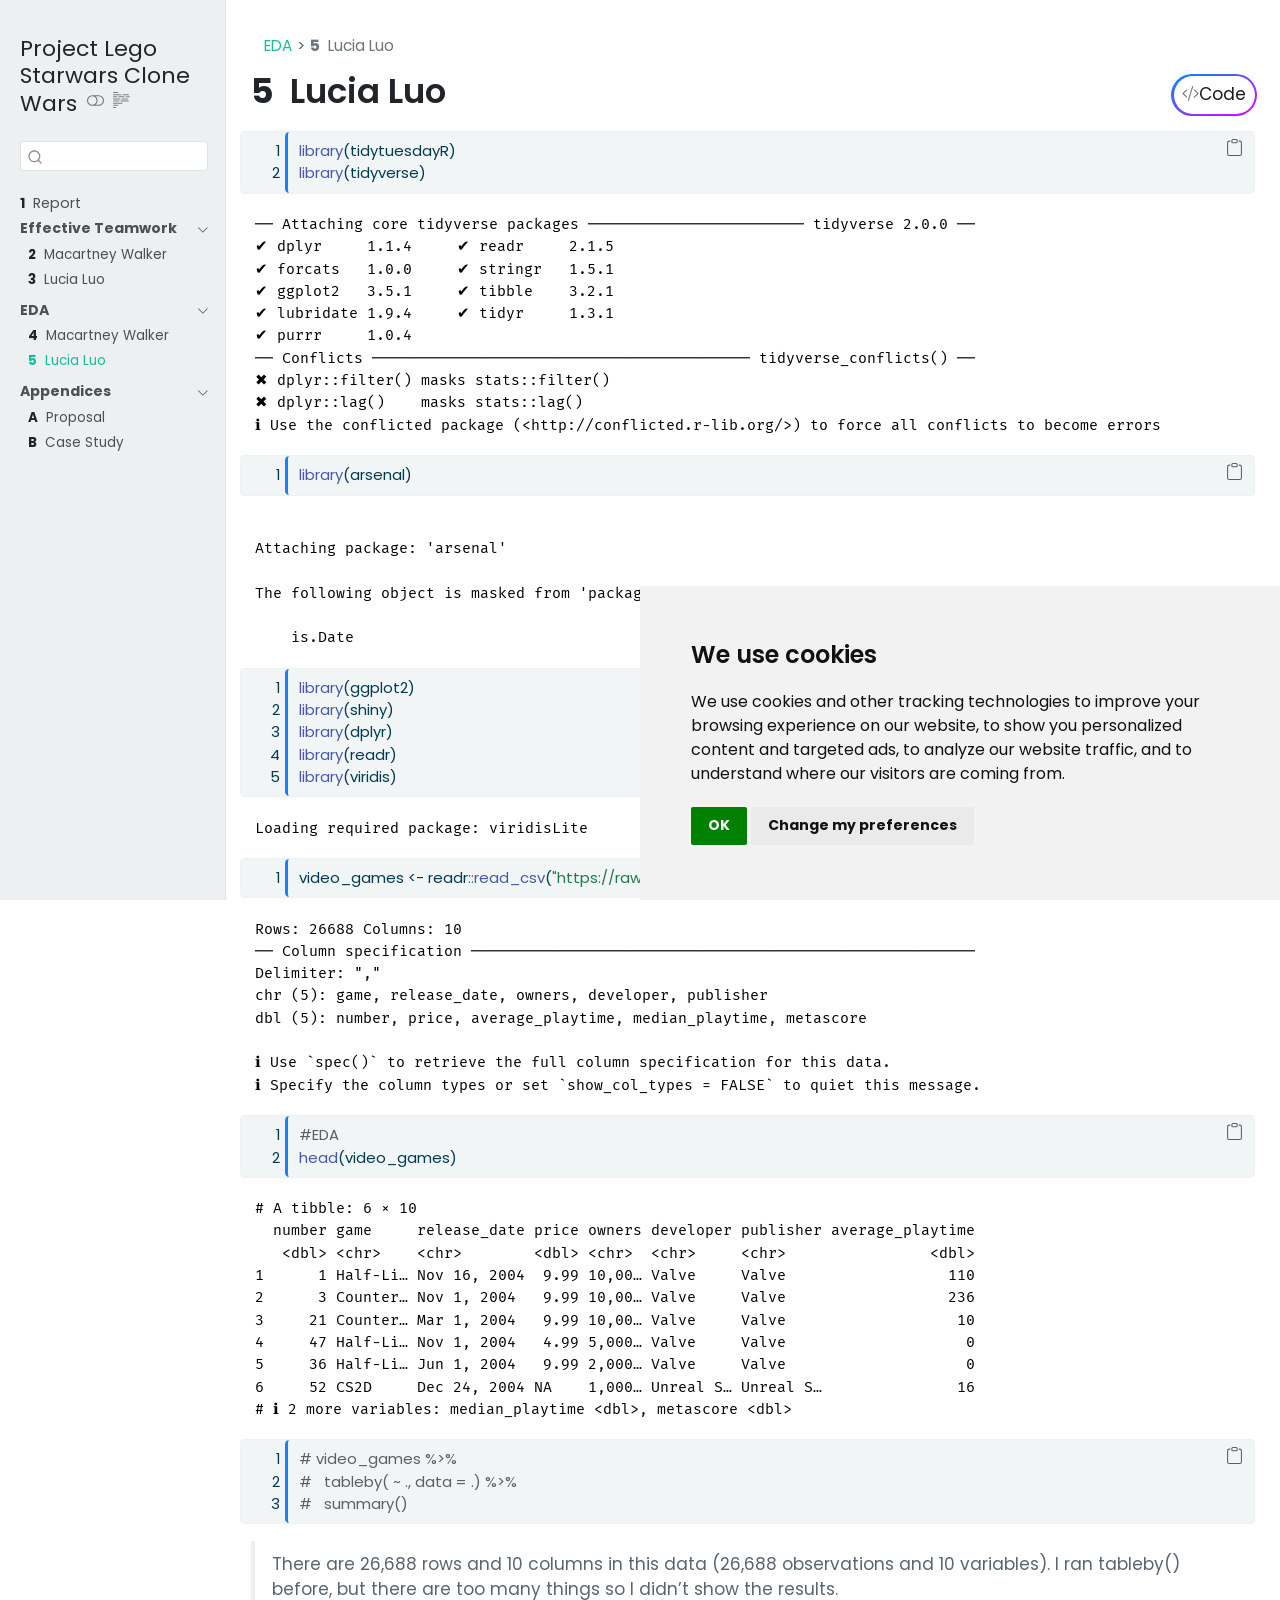
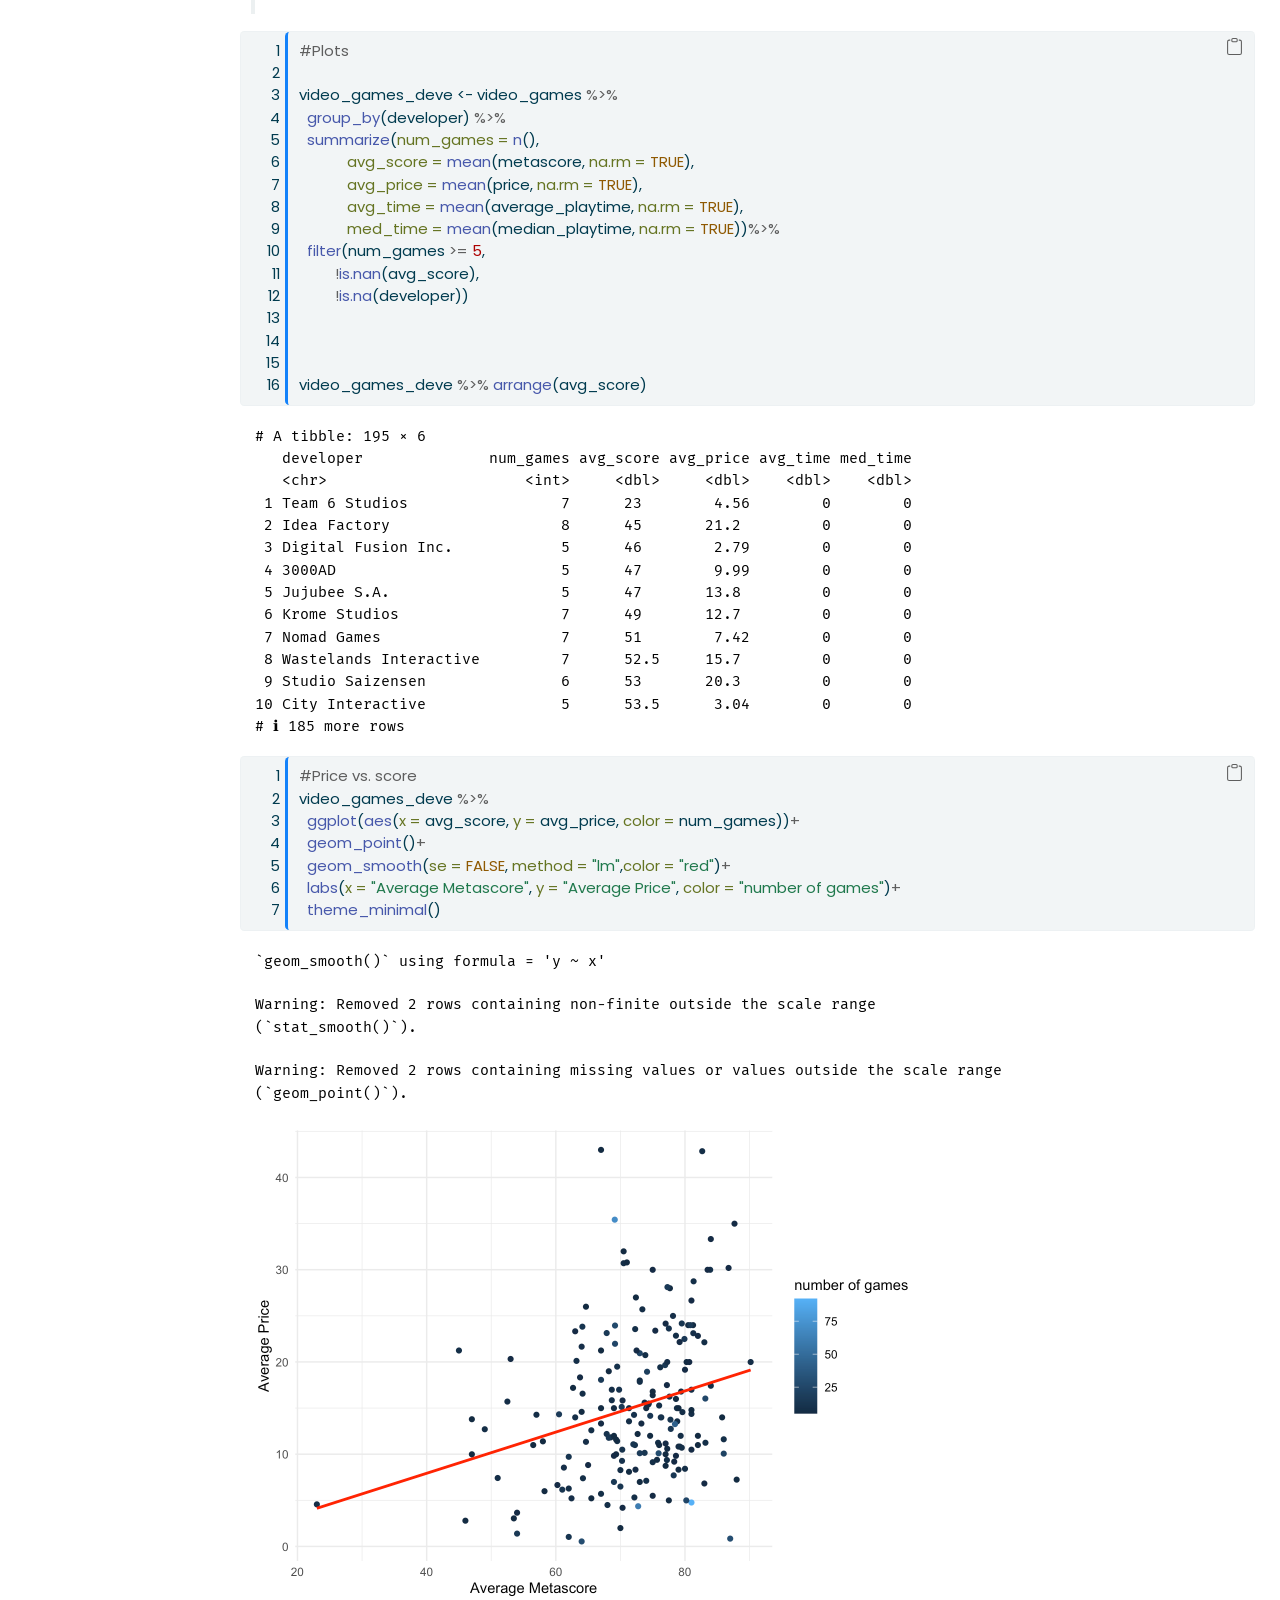
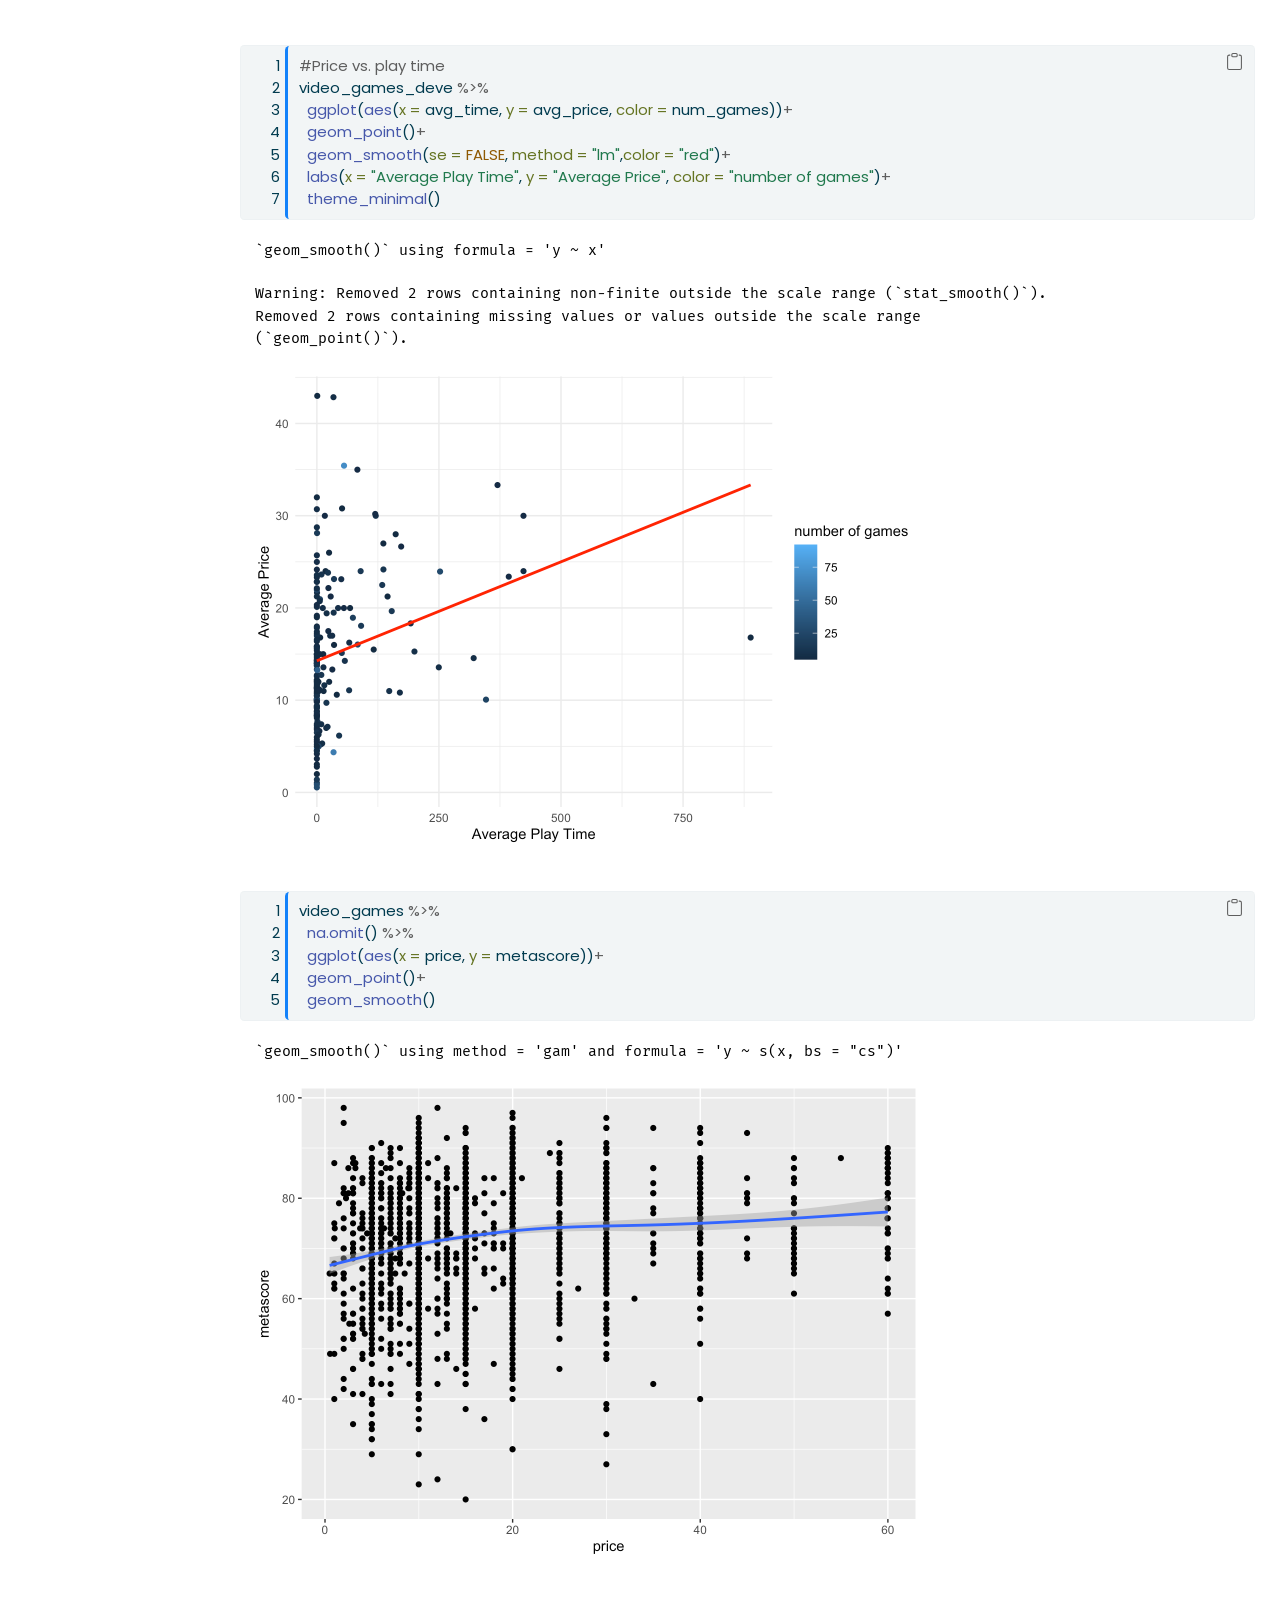
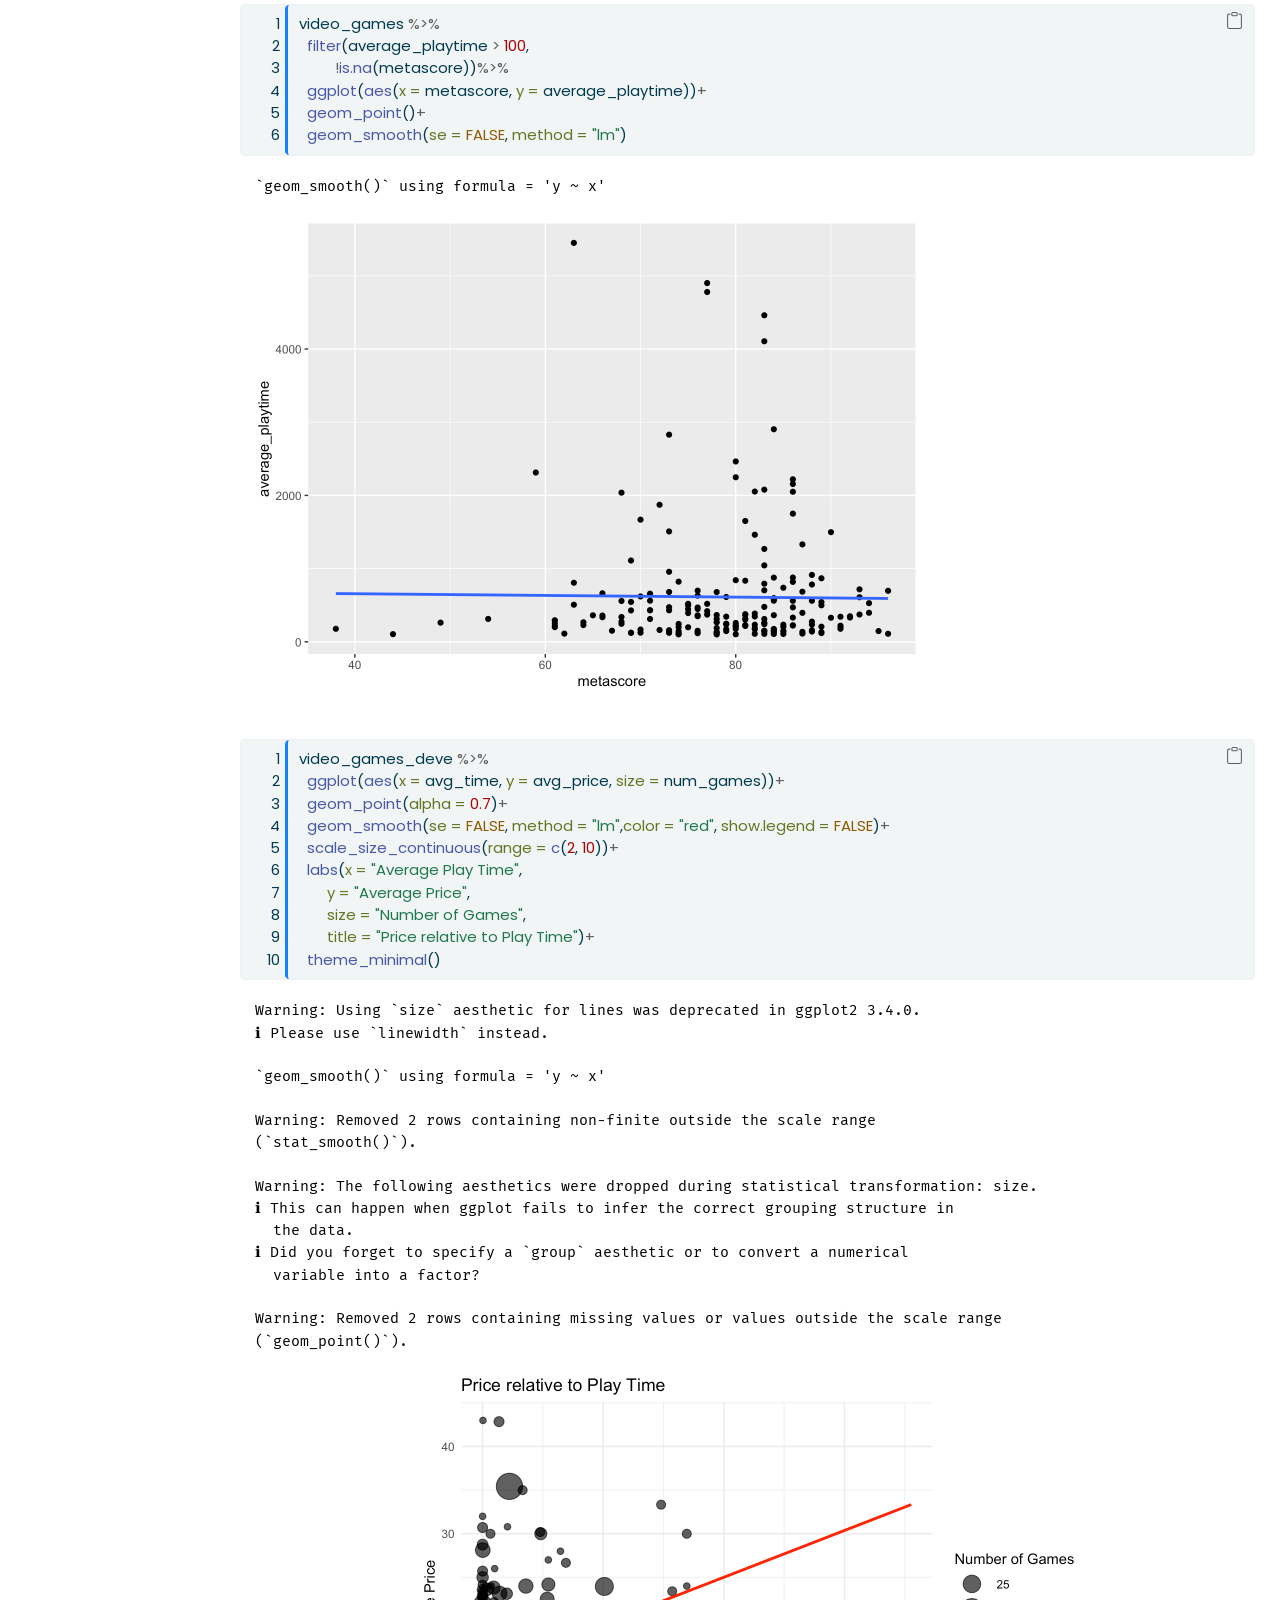
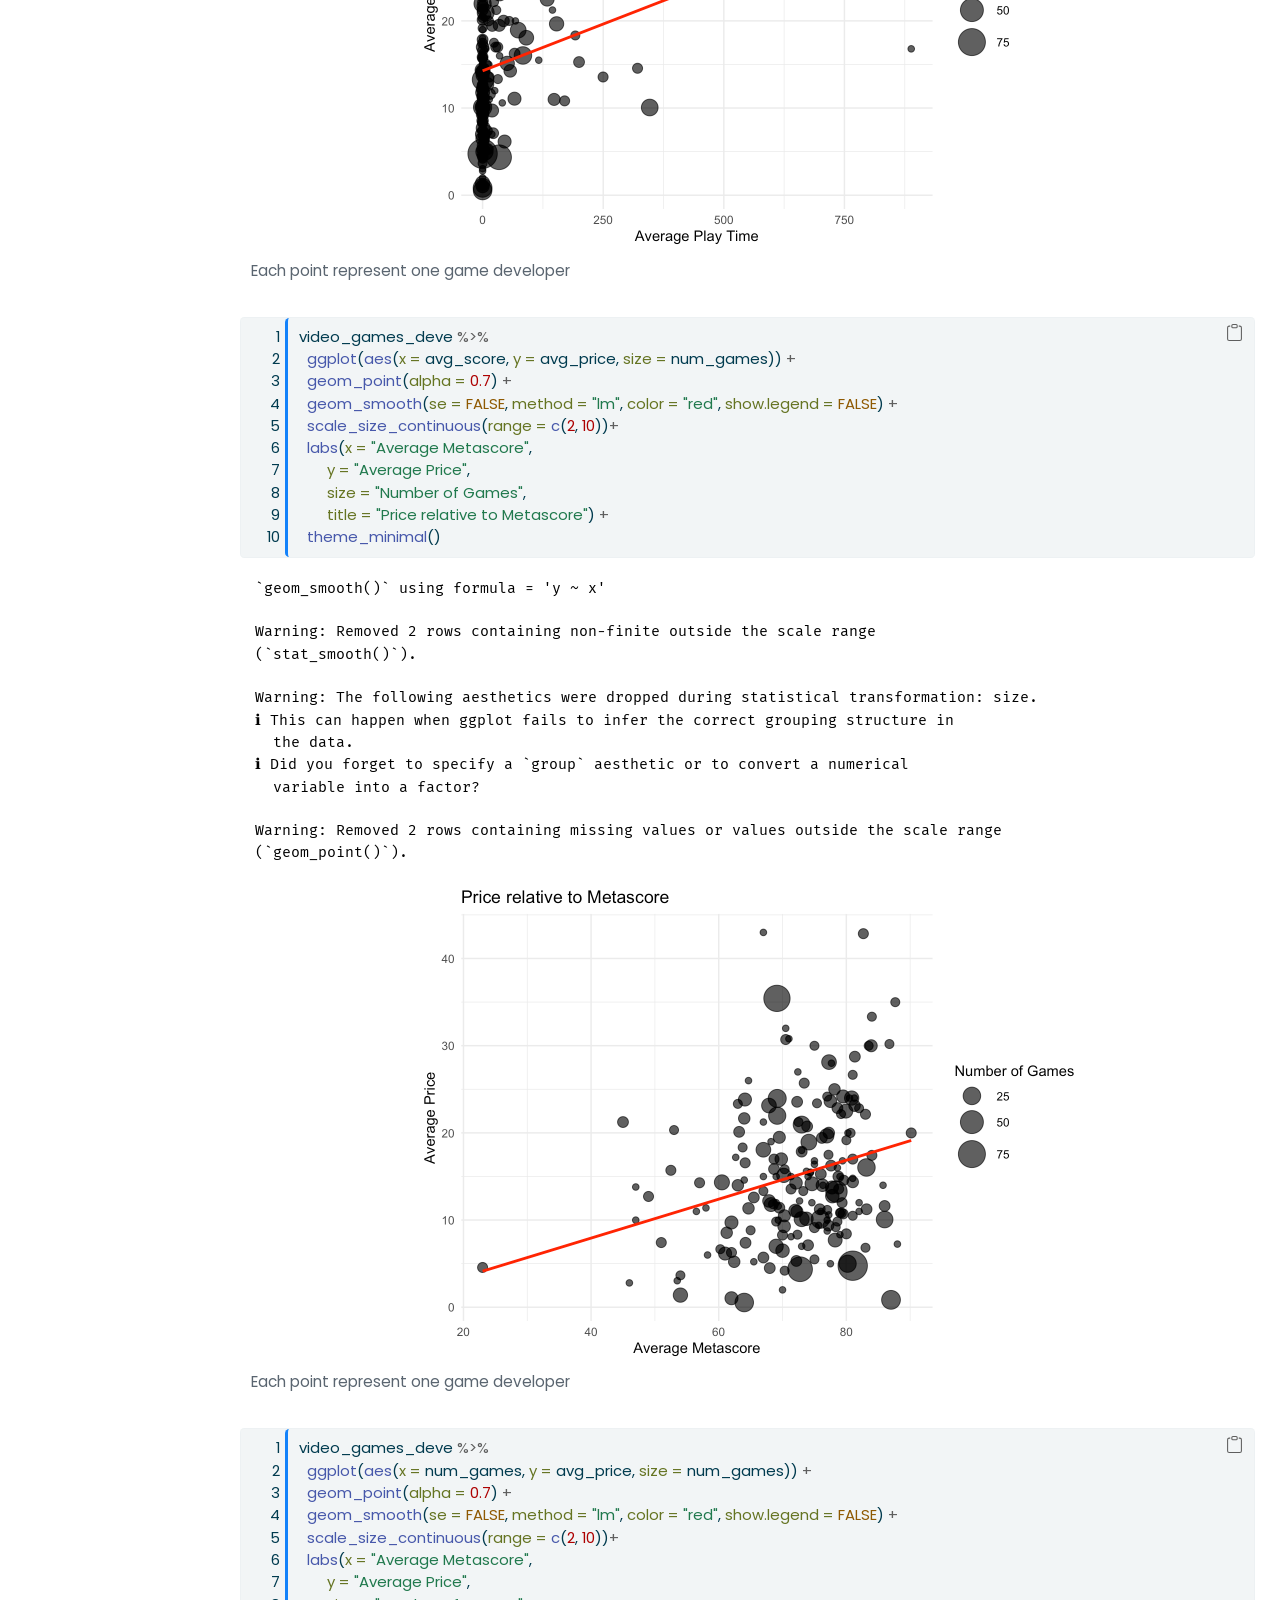
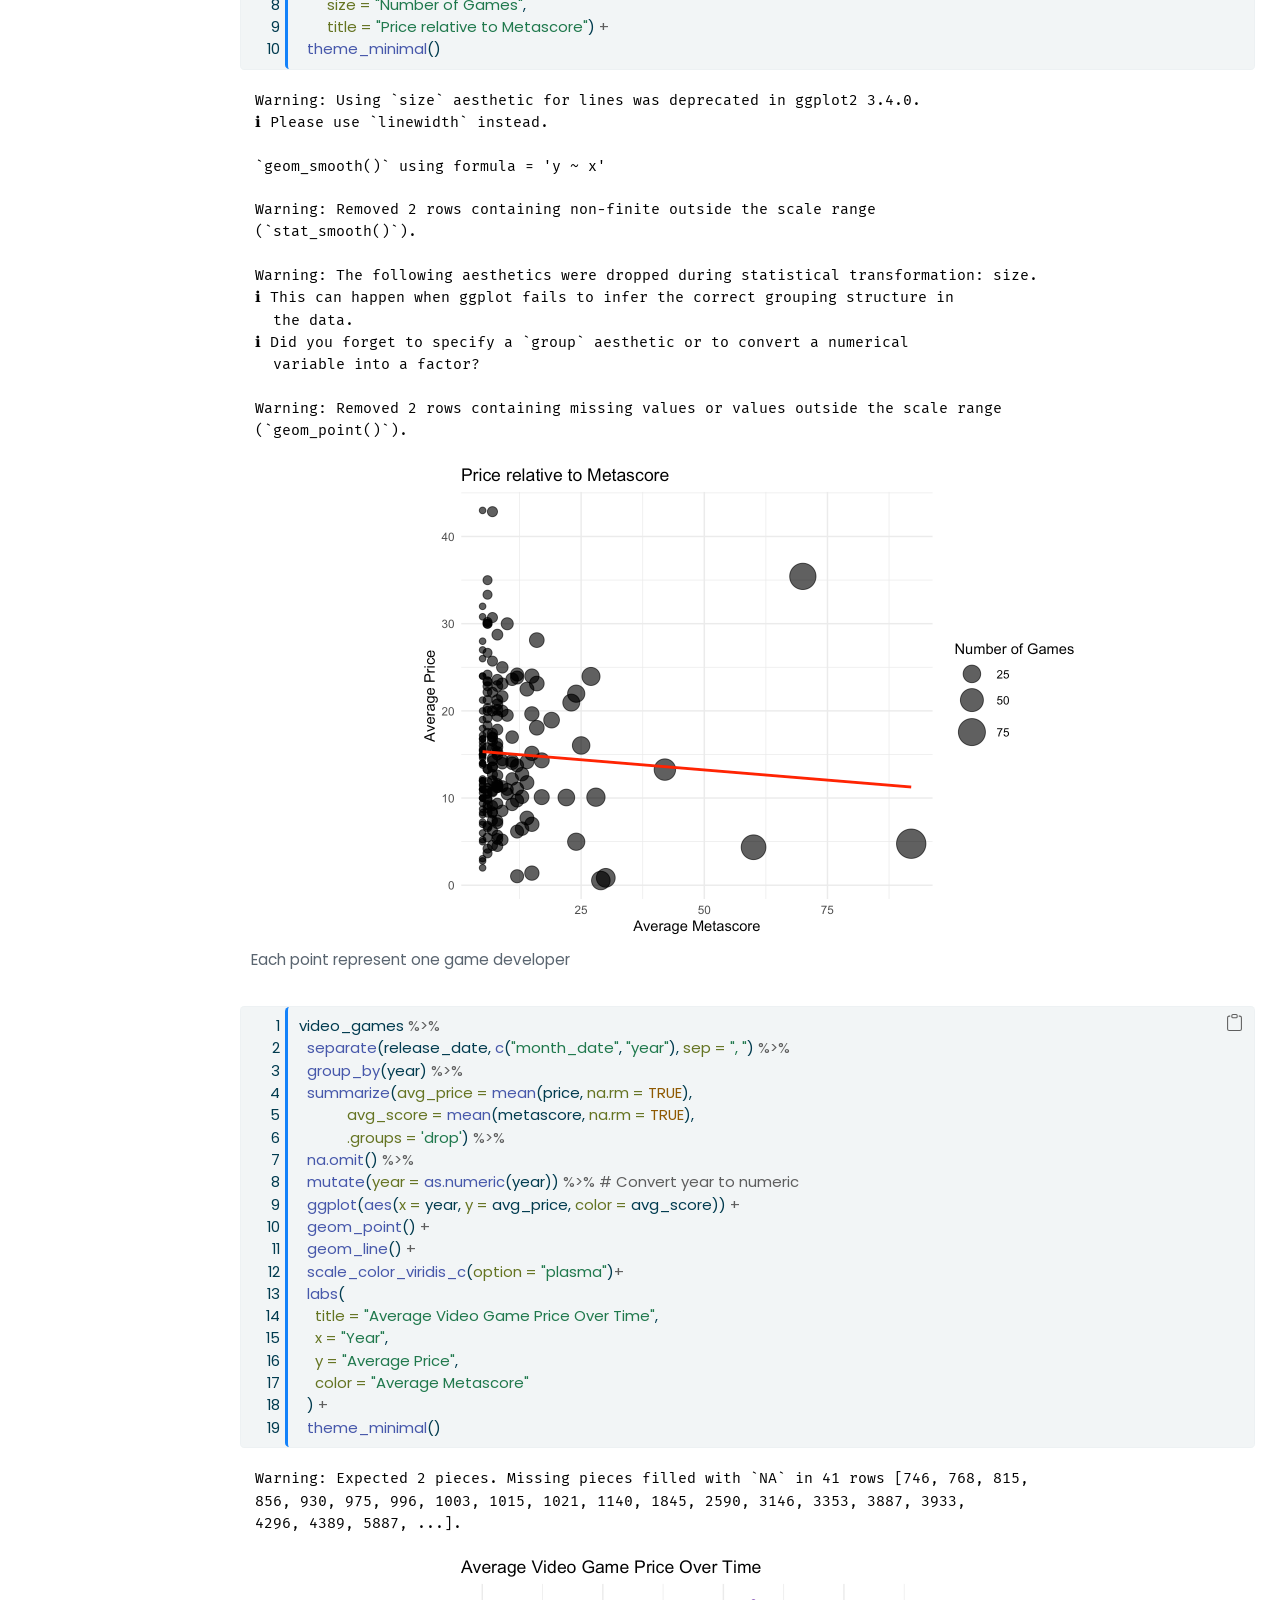
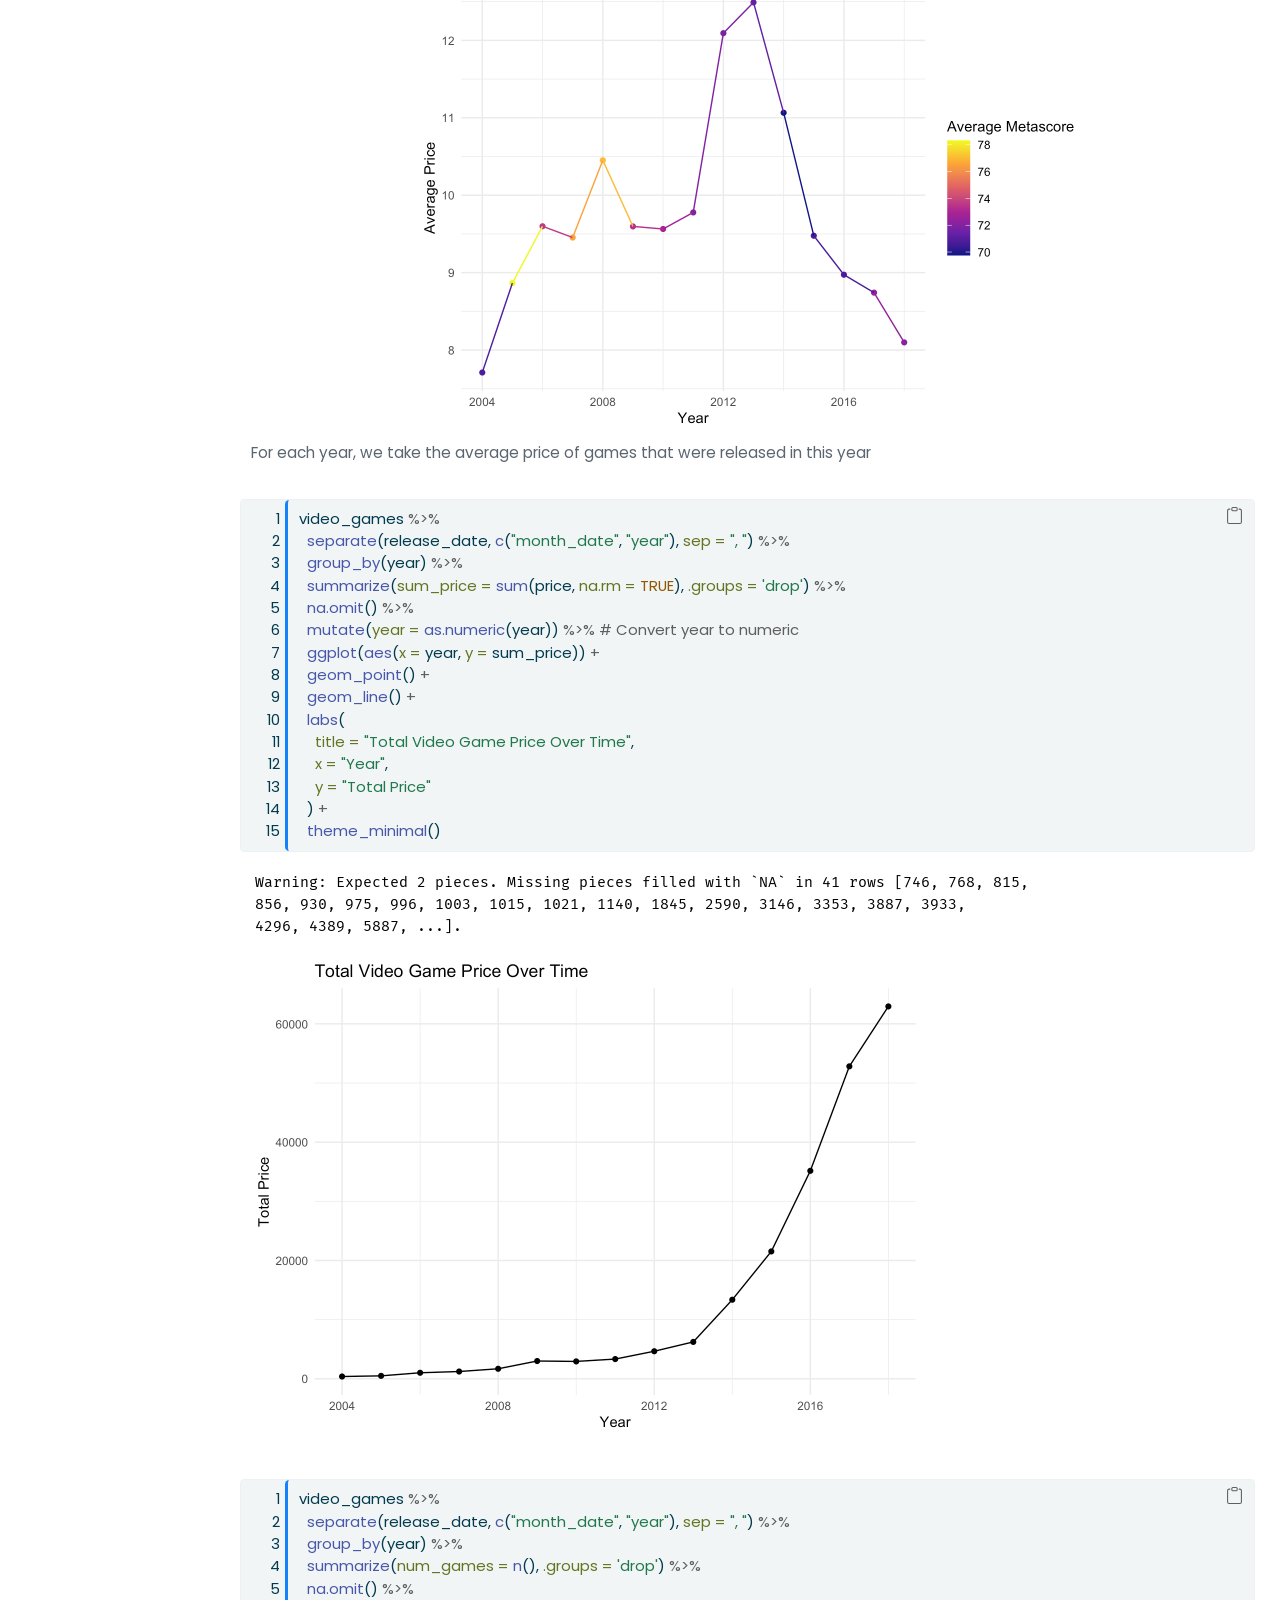
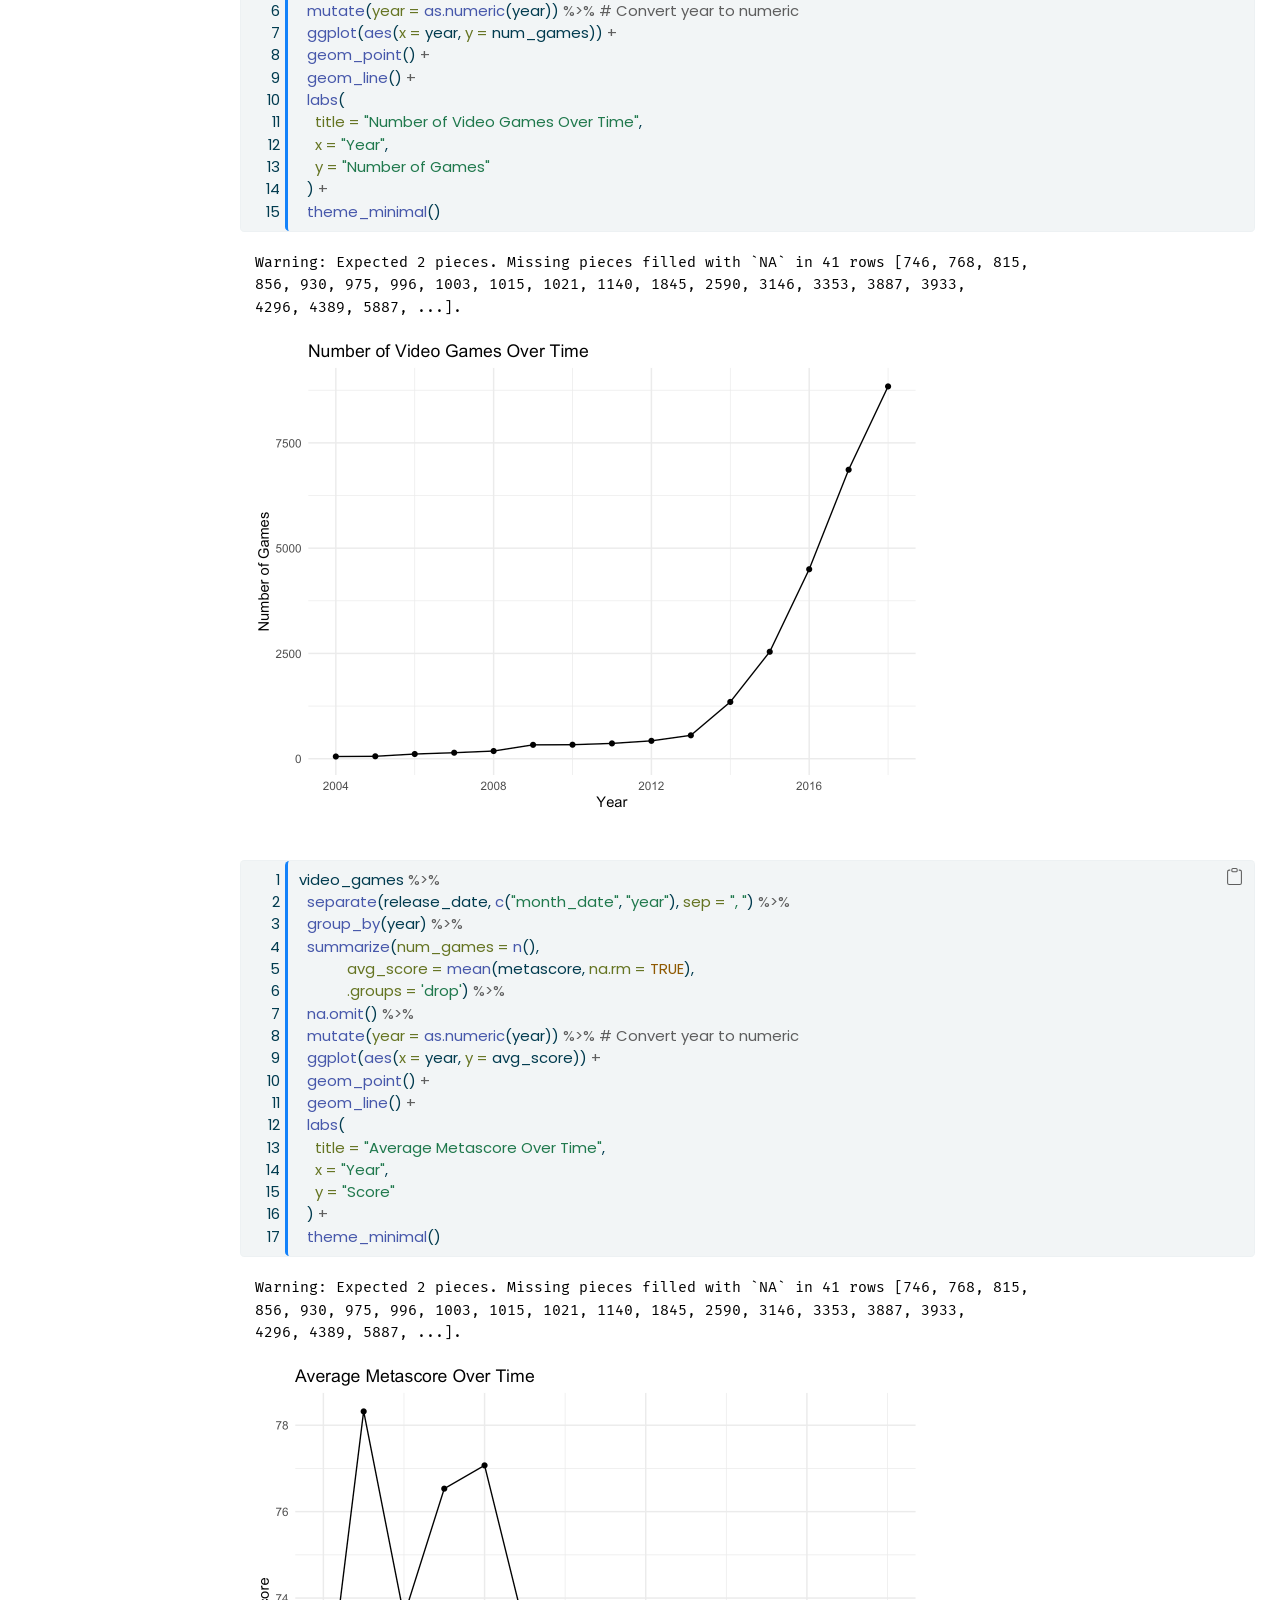
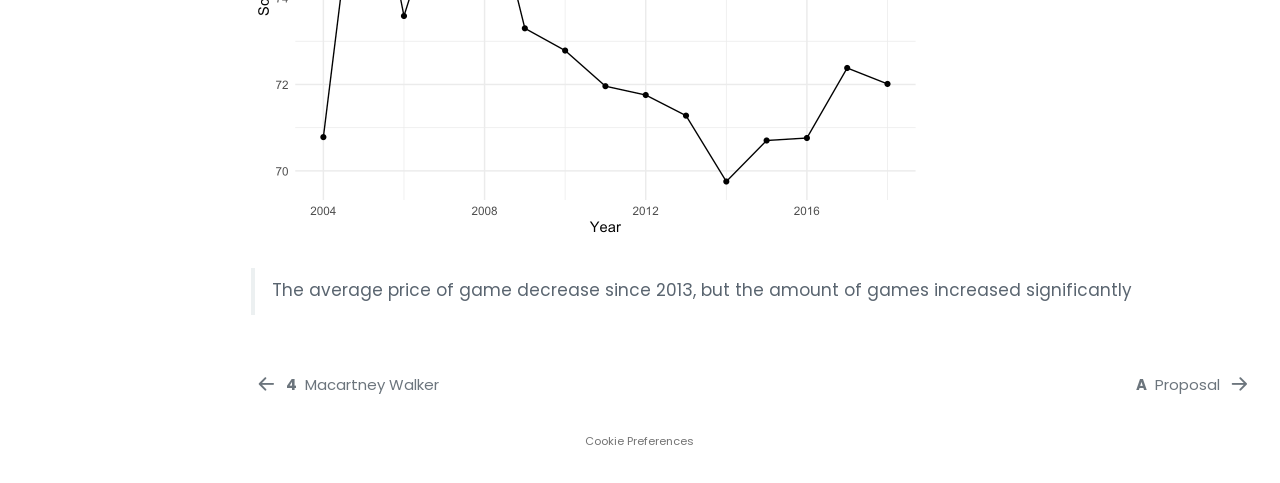
<file: src/EDA/lucia-l.html>
<!DOCTYPE html>
<html xmlns="http://www.w3.org/1999/xhtml" lang="en" xml:lang="en"><head>
<meta http-equiv="Content-Type" content="text/html; charset=UTF-8">
<meta charset="utf-8">
<meta name="generator" content="quarto-1.5.57">
<meta name="viewport" content="width=device-width, initial-scale=1.0, user-scalable=yes">
<title>5&nbsp; Lucia Luo – Lego Starwars Clone Wars: Are Video Games worth it?</title>
<style>
code{white-space: pre-wrap;}
span.smallcaps{font-variant: small-caps;}
div.columns{display: flex; gap: min(4vw, 1.5em);}
div.column{flex: auto; overflow-x: auto;}
div.hanging-indent{margin-left: 1.5em; text-indent: -1.5em;}
ul.task-list{list-style: none;}
ul.task-list li input[type="checkbox"] {
  width: 0.8em;
  margin: 0 0.8em 0.2em -1em; /* quarto-specific, see https://github.com/quarto-dev/quarto-cli/issues/4556 */ 
  vertical-align: middle;
}
/* CSS for syntax highlighting */
pre > code.sourceCode { white-space: pre; position: relative; }
pre > code.sourceCode > span { line-height: 1.25; }
pre > code.sourceCode > span:empty { height: 1.2em; }
.sourceCode { overflow: visible; }
code.sourceCode > span { color: inherit; text-decoration: inherit; }
div.sourceCode { margin: 1em 0; }
pre.sourceCode { margin: 0; }
@media screen {
div.sourceCode { overflow: auto; }
}
@media print {
pre > code.sourceCode { white-space: pre-wrap; }
pre > code.sourceCode > span { display: inline-block; text-indent: -5em; padding-left: 5em; }
}
pre.numberSource code
  { counter-reset: source-line 0; }
pre.numberSource code > span
  { position: relative; left: -4em; counter-increment: source-line; }
pre.numberSource code > span > a:first-child::before
  { content: counter(source-line);
    position: relative; left: -1em; text-align: right; vertical-align: baseline;
    border: none; display: inline-block;
    -webkit-touch-callout: none; -webkit-user-select: none;
    -khtml-user-select: none; -moz-user-select: none;
    -ms-user-select: none; user-select: none;
    padding: 0 4px; width: 4em;
  }
pre.numberSource { margin-left: 3em;  padding-left: 4px; }
div.sourceCode
  {   }
@media screen {
pre > code.sourceCode > span > a:first-child::before { text-decoration: underline; }
}
</style>

<script src="../../site_libs/quarto-nav/quarto-nav.js"></script>
<script src="../../site_libs/clipboard/clipboard.min.js"></script>
<script src="../../site_libs/quarto-search/autocomplete.umd.js"></script>
<script src="../../site_libs/quarto-search/fuse.min.js"></script>
<script src="../../site_libs/quarto-search/quarto-search.js"></script>
<meta name="quarto:offset" content="../../">
<link href="../../src/appx/proposal.html" rel="next">
<link href="../../src/EDA/macartney-w.html" rel="prev">
<script src="../../site_libs/cookie-consent/cookie-consent.js"></script>
<link href="../../site_libs/cookie-consent/cookie-consent.css" rel="stylesheet">
<script src="../../site_libs/quarto-html/quarto.js"></script>
<script src="../../site_libs/quarto-html/popper.min.js"></script>
<script src="../../site_libs/quarto-html/tippy.umd.min.js"></script>
<script src="../../site_libs/quarto-html/anchor.min.js"></script>
<link href="../../site_libs/quarto-html/tippy.css" rel="stylesheet">
<link href="../../site_libs/quarto-html/quarto-syntax-highlighting.css" rel="stylesheet" class="quarto-color-scheme" id="quarto-text-highlighting-styles">
<link href="../../site_libs/quarto-html/quarto-syntax-highlighting-dark.css" rel="prefetch" class="quarto-color-scheme quarto-color-alternate" id="quarto-text-highlighting-styles">
<script src="../../site_libs/bootstrap/bootstrap.min.js"></script>
<link href="../../site_libs/bootstrap/bootstrap-icons.css" rel="stylesheet">
<link href="../../site_libs/bootstrap/bootstrap.min.css" rel="stylesheet" class="quarto-color-scheme" id="quarto-bootstrap" data-mode="light">
<link href="../../site_libs/bootstrap/bootstrap-dark.min.css" rel="prefetch" class="quarto-color-scheme quarto-color-alternate" id="quarto-bootstrap" data-mode="dark"><script id="quarto-search-options" type="application/json">{
  "location": "sidebar",
  "copy-button": false,
  "collapse-after": 3,
  "panel-placement": "start",
  "type": "textbox",
  "limit": 50,
  "keyboard-shortcut": [
    "f",
    "/",
    "s"
  ],
  "show-item-context": false,
  "language": {
    "search-no-results-text": "No results",
    "search-matching-documents-text": "matching documents",
    "search-copy-link-title": "Copy link to search",
    "search-hide-matches-text": "Hide additional matches",
    "search-more-match-text": "more match in this document",
    "search-more-matches-text": "more matches in this document",
    "search-clear-button-title": "Clear",
    "search-text-placeholder": "",
    "search-detached-cancel-button-title": "Cancel",
    "search-submit-button-title": "Submit",
    "search-label": "Search"
  }
}</script><script type="text/javascript" charset="UTF-8">
document.addEventListener('DOMContentLoaded', function () {
cookieconsent.run({
  "notice_banner_type":"simple",
  "consent_type":"implied",
  "palette":"light",
  "language":"en",
  "page_load_consent_levels":["strictly-necessary","functionality","tracking","targeting"],
  "notice_banner_reject_button_hide":false,
  "preferences_center_close_button_hide":false,
  "website_name":""
  ,
"language":"en"
  });
});
</script><style>html{ scroll-behavior: smooth; }</style>
<link rel="stylesheet" href="../../style/custom.css">
</head>
<body class="nav-sidebar docked">

<div id="quarto-search-results"></div>
  <header id="quarto-header" class="headroom fixed-top"><nav class="quarto-secondary-nav"><div class="container-fluid d-flex">
      <button type="button" class="quarto-btn-toggle btn" data-bs-toggle="collapse" role="button" data-bs-target=".quarto-sidebar-collapse-item" aria-controls="quarto-sidebar" aria-expanded="false" aria-label="Toggle sidebar navigation" onclick="if (window.quartoToggleHeadroom) { window.quartoToggleHeadroom(); }">
        <i class="bi bi-layout-text-sidebar-reverse"></i>
      </button>
        <nav class="quarto-page-breadcrumbs" aria-label="breadcrumb"><ol class="breadcrumb"><li class="breadcrumb-item"><a href="../../src/EDA/macartney-w.html">EDA</a></li><li class="breadcrumb-item"><a href="../../src/EDA/lucia-l.html"><span class="chapter-number">5</span>&nbsp; <span class="chapter-title">Lucia Luo</span></a></li></ol></nav>
        <a class="flex-grow-1" role="navigation" data-bs-toggle="collapse" data-bs-target=".quarto-sidebar-collapse-item" aria-controls="quarto-sidebar" aria-expanded="false" aria-label="Toggle sidebar navigation" onclick="if (window.quartoToggleHeadroom) { window.quartoToggleHeadroom(); }">      
        </a>
      <button type="button" class="btn quarto-search-button" aria-label="Search" onclick="window.quartoOpenSearch();">
        <i class="bi bi-search"></i>
      </button>
    </div>
  </nav></header><!-- content --><div id="quarto-content" class="quarto-container page-columns page-rows-contents page-layout-full">
<!-- sidebar -->
  <nav id="quarto-sidebar" class="sidebar collapse collapse-horizontal quarto-sidebar-collapse-item sidebar-navigation docked overflow-auto"><div class="pt-lg-2 mt-2 text-left sidebar-header">
    <div class="sidebar-title mb-0 py-0">
      <a href="../../">Project Lego Starwars Clone Wars</a> 
        <div class="sidebar-tools-main">
  <a href="" class="quarto-color-scheme-toggle quarto-navigation-tool  px-1" onclick="window.quartoToggleColorScheme(); return false;" title="Toggle dark mode"><i class="bi"></i></a>
  <a href="" class="quarto-reader-toggle quarto-navigation-tool px-1" onclick="window.quartoToggleReader(); return false;" title="Toggle reader mode">
  <div class="quarto-reader-toggle-btn">
  <i class="bi"></i>
  </div>
</a>
</div>
    </div>
      </div>
        <div class="mt-2 flex-shrink-0 align-items-center">
        <div class="sidebar-search">
        <div id="quarto-search" class="" title="Search"></div>
        </div>
        </div>
    <div class="sidebar-menu-container"> 
    <ul class="list-unstyled mt-1">
<li class="sidebar-item">
  <div class="sidebar-item-container"> 
  <a href="../../index.html" class="sidebar-item-text sidebar-link">
 <span class="menu-text"><span class="chapter-number">1</span>&nbsp; <span class="chapter-title">Report</span></span></a>
  </div>
</li>
        <li class="sidebar-item sidebar-item-section">
      <div class="sidebar-item-container"> 
            <a class="sidebar-item-text sidebar-link text-start" data-bs-toggle="collapse" data-bs-target="#quarto-sidebar-section-1" role="navigation" aria-expanded="true">
 <span class="menu-text">Effective Teamwork</span></a>
          <a class="sidebar-item-toggle text-start" data-bs-toggle="collapse" data-bs-target="#quarto-sidebar-section-1" role="navigation" aria-expanded="true" aria-label="Toggle section">
            <i class="bi bi-chevron-right ms-2"></i>
          </a> 
      </div>
      <ul id="quarto-sidebar-section-1" class="collapse list-unstyled sidebar-section depth1 show">
<li class="sidebar-item">
  <div class="sidebar-item-container"> 
  <a href="../../src/et/macartney-w.html" class="sidebar-item-text sidebar-link">
 <span class="menu-text"><span class="chapter-number">2</span>&nbsp; <span class="chapter-title">Macartney Walker</span></span></a>
  </div>
</li>
          <li class="sidebar-item">
  <div class="sidebar-item-container"> 
  <a href="../../src/et/lucia-l.html" class="sidebar-item-text sidebar-link">
 <span class="menu-text"><span class="chapter-number">3</span>&nbsp; <span class="chapter-title">Lucia Luo</span></span></a>
  </div>
</li>
      </ul>
</li>
        <li class="sidebar-item sidebar-item-section">
      <div class="sidebar-item-container"> 
            <a class="sidebar-item-text sidebar-link text-start" data-bs-toggle="collapse" data-bs-target="#quarto-sidebar-section-2" role="navigation" aria-expanded="true">
 <span class="menu-text">EDA</span></a>
          <a class="sidebar-item-toggle text-start" data-bs-toggle="collapse" data-bs-target="#quarto-sidebar-section-2" role="navigation" aria-expanded="true" aria-label="Toggle section">
            <i class="bi bi-chevron-right ms-2"></i>
          </a> 
      </div>
      <ul id="quarto-sidebar-section-2" class="collapse list-unstyled sidebar-section depth1 show">
<li class="sidebar-item">
  <div class="sidebar-item-container"> 
  <a href="../../src/EDA/macartney-w.html" class="sidebar-item-text sidebar-link">
 <span class="menu-text"><span class="chapter-number">4</span>&nbsp; <span class="chapter-title">Macartney Walker</span></span></a>
  </div>
</li>
          <li class="sidebar-item">
  <div class="sidebar-item-container"> 
  <a href="../../src/EDA/lucia-l.html" class="sidebar-item-text sidebar-link active">
 <span class="menu-text"><span class="chapter-number">5</span>&nbsp; <span class="chapter-title">Lucia Luo</span></span></a>
  </div>
</li>
      </ul>
</li>
        <li class="sidebar-item sidebar-item-section">
      <div class="sidebar-item-container"> 
            <a class="sidebar-item-text sidebar-link text-start" data-bs-toggle="collapse" data-bs-target="#quarto-sidebar-section-3" role="navigation" aria-expanded="true">
 <span class="menu-text">Appendices</span></a>
          <a class="sidebar-item-toggle text-start" data-bs-toggle="collapse" data-bs-target="#quarto-sidebar-section-3" role="navigation" aria-expanded="true" aria-label="Toggle section">
            <i class="bi bi-chevron-right ms-2"></i>
          </a> 
      </div>
      <ul id="quarto-sidebar-section-3" class="collapse list-unstyled sidebar-section depth1 show">
<li class="sidebar-item">
  <div class="sidebar-item-container"> 
  <a href="../../src/appx/proposal.html" class="sidebar-item-text sidebar-link">
 <span class="menu-text"><span class="chapter-number">A</span>&nbsp; <span class="chapter-title">Proposal</span></span></a>
  </div>
</li>
          <li class="sidebar-item">
  <div class="sidebar-item-container"> 
  <a href="../../src/appx/case-study.html" class="sidebar-item-text sidebar-link">
 <span class="menu-text"><span class="chapter-number">B</span>&nbsp; <span class="chapter-title">Case Study</span></span></a>
  </div>
</li>
      </ul>
</li>
    </ul>
</div>
</nav><div id="quarto-sidebar-glass" class="quarto-sidebar-collapse-item" data-bs-toggle="collapse" data-bs-target=".quarto-sidebar-collapse-item"></div>
<!-- margin-sidebar -->
    <div id="quarto-margin-sidebar" class="sidebar margin-sidebar zindex-bottom">
        
    </div>
<!-- main -->
<main class="content column-page-right" id="quarto-document-content"><header id="title-block-header" class="quarto-title-block default"><nav class="quarto-page-breadcrumbs quarto-title-breadcrumbs d-none d-lg-block" aria-label="breadcrumb"><ol class="breadcrumb"><li class="breadcrumb-item"><a href="../../src/EDA/macartney-w.html">EDA</a></li><li class="breadcrumb-item"><a href="../../src/EDA/lucia-l.html"><span class="chapter-number">5</span>&nbsp; <span class="chapter-title">Lucia Luo</span></a></li></ol></nav><div class="quarto-title">
<div class="quarto-title-block"><div><h1 class="title">
<span class="chapter-number">5</span>&nbsp; <span class="chapter-title">Lucia Luo</span>
</h1><button type="button" class="btn code-tools-button" id="quarto-code-tools-source"><i class="bi"></i> Code</button></div></div>
</div>



<div class="quarto-title-meta column-page-right">

    
  
    
  </div>
  


</header><div class="cell">
<div class="sourceCode cell-code" id="cb1"><pre class="sourceCode numberSource r number-lines code-with-copy"><code class="sourceCode r"><span id="cb1-1"><a href="#cb1-1"></a><span class="fu">library</span>(tidytuesdayR)</span>
<span id="cb1-2"><a href="#cb1-2"></a><span class="fu">library</span>(tidyverse)</span></code><button title="Copy to Clipboard" class="code-copy-button"><i class="bi"></i></button></pre></div>
<div class="cell-output cell-output-stderr">
<pre><code>── Attaching core tidyverse packages ──────────────────────── tidyverse 2.0.0 ──
✔ dplyr     1.1.4     ✔ readr     2.1.5
✔ forcats   1.0.0     ✔ stringr   1.5.1
✔ ggplot2   3.5.1     ✔ tibble    3.2.1
✔ lubridate 1.9.4     ✔ tidyr     1.3.1
✔ purrr     1.0.4     
── Conflicts ────────────────────────────────────────── tidyverse_conflicts() ──
✖ dplyr::filter() masks stats::filter()
✖ dplyr::lag()    masks stats::lag()
ℹ Use the conflicted package (&lt;http://conflicted.r-lib.org/&gt;) to force all conflicts to become errors</code></pre>
</div>
<div class="sourceCode cell-code" id="cb3"><pre class="sourceCode numberSource r number-lines code-with-copy"><code class="sourceCode r"><span id="cb3-1"><a href="#cb3-1"></a><span class="fu">library</span>(arsenal)</span></code><button title="Copy to Clipboard" class="code-copy-button"><i class="bi"></i></button></pre></div>
<div class="cell-output cell-output-stderr">
<pre><code>
Attaching package: 'arsenal'

The following object is masked from 'package:lubridate':

    is.Date</code></pre>
</div>
<div class="sourceCode cell-code" id="cb5"><pre class="sourceCode numberSource r number-lines code-with-copy"><code class="sourceCode r"><span id="cb5-1"><a href="#cb5-1"></a><span class="fu">library</span>(ggplot2)</span>
<span id="cb5-2"><a href="#cb5-2"></a><span class="fu">library</span>(shiny)</span>
<span id="cb5-3"><a href="#cb5-3"></a><span class="fu">library</span>(dplyr)</span>
<span id="cb5-4"><a href="#cb5-4"></a><span class="fu">library</span>(readr)</span>
<span id="cb5-5"><a href="#cb5-5"></a><span class="fu">library</span>(viridis)</span></code><button title="Copy to Clipboard" class="code-copy-button"><i class="bi"></i></button></pre></div>
<div class="cell-output cell-output-stderr">
<pre><code>Loading required package: viridisLite</code></pre>
</div>
<div class="sourceCode cell-code" id="cb7"><pre class="sourceCode numberSource r number-lines code-with-copy"><code class="sourceCode r"><span id="cb7-1"><a href="#cb7-1"></a>video_games <span class="ot">&lt;-</span> readr<span class="sc">::</span><span class="fu">read_csv</span>(<span class="st">"https://raw.githubusercontent.com/rfordatascience/tidytuesday/main/data/2019/2019-07-30/video_games.csv"</span>)</span></code><button title="Copy to Clipboard" class="code-copy-button"><i class="bi"></i></button></pre></div>
<div class="cell-output cell-output-stderr">
<pre><code>Rows: 26688 Columns: 10
── Column specification ────────────────────────────────────────────────────────
Delimiter: ","
chr (5): game, release_date, owners, developer, publisher
dbl (5): number, price, average_playtime, median_playtime, metascore

ℹ Use `spec()` to retrieve the full column specification for this data.
ℹ Specify the column types or set `show_col_types = FALSE` to quiet this message.</code></pre>
</div>
</div>
<div class="cell">
<div class="sourceCode cell-code" id="cb9"><pre class="sourceCode numberSource r number-lines code-with-copy"><code class="sourceCode r"><span id="cb9-1"><a href="#cb9-1"></a><span class="co">#EDA</span></span>
<span id="cb9-2"><a href="#cb9-2"></a><span class="fu">head</span>(video_games)</span></code><button title="Copy to Clipboard" class="code-copy-button"><i class="bi"></i></button></pre></div>
<div class="cell-output cell-output-stdout">
<pre><code># A tibble: 6 × 10
  number game     release_date price owners developer publisher average_playtime
   &lt;dbl&gt; &lt;chr&gt;    &lt;chr&gt;        &lt;dbl&gt; &lt;chr&gt;  &lt;chr&gt;     &lt;chr&gt;                &lt;dbl&gt;
1      1 Half-Li… Nov 16, 2004  9.99 10,00… Valve     Valve                  110
2      3 Counter… Nov 1, 2004   9.99 10,00… Valve     Valve                  236
3     21 Counter… Mar 1, 2004   9.99 10,00… Valve     Valve                   10
4     47 Half-Li… Nov 1, 2004   4.99 5,000… Valve     Valve                    0
5     36 Half-Li… Jun 1, 2004   9.99 2,000… Valve     Valve                    0
6     52 CS2D     Dec 24, 2004 NA    1,000… Unreal S… Unreal S…               16
# ℹ 2 more variables: median_playtime &lt;dbl&gt;, metascore &lt;dbl&gt;</code></pre>
</div>
<div class="sourceCode cell-code" id="cb11"><pre class="sourceCode numberSource r number-lines code-with-copy"><code class="sourceCode r"><span id="cb11-1"><a href="#cb11-1"></a><span class="co"># video_games %&gt;%</span></span>
<span id="cb11-2"><a href="#cb11-2"></a><span class="co">#   tableby( ~ ., data = .) %&gt;%</span></span>
<span id="cb11-3"><a href="#cb11-3"></a><span class="co">#   summary()</span></span></code><button title="Copy to Clipboard" class="code-copy-button"><i class="bi"></i></button></pre></div>
</div>
<blockquote class="blockquote">
<p>There are 26,688 rows and 10 columns in this data (26,688 observations and 10 variables). I ran tableby() before, but there are too many things so I didn’t show the results.</p>
</blockquote>
<div class="cell">
<div class="sourceCode cell-code" id="cb12"><pre class="sourceCode numberSource r number-lines code-with-copy"><code class="sourceCode r"><span id="cb12-1"><a href="#cb12-1"></a><span class="co">#Plots</span></span>
<span id="cb12-2"><a href="#cb12-2"></a></span>
<span id="cb12-3"><a href="#cb12-3"></a>video_games_deve <span class="ot">&lt;-</span> video_games <span class="sc">%&gt;%</span></span>
<span id="cb12-4"><a href="#cb12-4"></a>  <span class="fu">group_by</span>(developer) <span class="sc">%&gt;%</span></span>
<span id="cb12-5"><a href="#cb12-5"></a>  <span class="fu">summarize</span>(<span class="at">num_games =</span> <span class="fu">n</span>(),</span>
<span id="cb12-6"><a href="#cb12-6"></a>            <span class="at">avg_score =</span> <span class="fu">mean</span>(metascore, <span class="at">na.rm =</span> <span class="cn">TRUE</span>),</span>
<span id="cb12-7"><a href="#cb12-7"></a>            <span class="at">avg_price =</span> <span class="fu">mean</span>(price, <span class="at">na.rm =</span> <span class="cn">TRUE</span>),</span>
<span id="cb12-8"><a href="#cb12-8"></a>            <span class="at">avg_time =</span> <span class="fu">mean</span>(average_playtime, <span class="at">na.rm =</span> <span class="cn">TRUE</span>),</span>
<span id="cb12-9"><a href="#cb12-9"></a>            <span class="at">med_time =</span> <span class="fu">mean</span>(median_playtime, <span class="at">na.rm =</span> <span class="cn">TRUE</span>))<span class="sc">%&gt;%</span></span>
<span id="cb12-10"><a href="#cb12-10"></a>  <span class="fu">filter</span>(num_games <span class="sc">&gt;=</span> <span class="dv">5</span>,</span>
<span id="cb12-11"><a href="#cb12-11"></a>         <span class="sc">!</span><span class="fu">is.nan</span>(avg_score),</span>
<span id="cb12-12"><a href="#cb12-12"></a>         <span class="sc">!</span><span class="fu">is.na</span>(developer))</span>
<span id="cb12-13"><a href="#cb12-13"></a></span>
<span id="cb12-14"><a href="#cb12-14"></a></span>
<span id="cb12-15"><a href="#cb12-15"></a></span>
<span id="cb12-16"><a href="#cb12-16"></a>video_games_deve <span class="sc">%&gt;%</span> <span class="fu">arrange</span>(avg_score)</span></code><button title="Copy to Clipboard" class="code-copy-button"><i class="bi"></i></button></pre></div>
<div class="cell-output cell-output-stdout">
<pre><code># A tibble: 195 × 6
   developer              num_games avg_score avg_price avg_time med_time
   &lt;chr&gt;                      &lt;int&gt;     &lt;dbl&gt;     &lt;dbl&gt;    &lt;dbl&gt;    &lt;dbl&gt;
 1 Team 6 Studios                 7      23        4.56        0        0
 2 Idea Factory                   8      45       21.2         0        0
 3 Digital Fusion Inc.            5      46        2.79        0        0
 4 3000AD                         5      47        9.99        0        0
 5 Jujubee S.A.                   5      47       13.8         0        0
 6 Krome Studios                  7      49       12.7         0        0
 7 Nomad Games                    7      51        7.42        0        0
 8 Wastelands Interactive         7      52.5     15.7         0        0
 9 Studio Saizensen               6      53       20.3         0        0
10 City Interactive               5      53.5      3.04        0        0
# ℹ 185 more rows</code></pre>
</div>
<div class="sourceCode cell-code" id="cb14"><pre class="sourceCode numberSource r number-lines code-with-copy"><code class="sourceCode r"><span id="cb14-1"><a href="#cb14-1"></a><span class="co">#Price vs. score</span></span>
<span id="cb14-2"><a href="#cb14-2"></a>video_games_deve <span class="sc">%&gt;%</span></span>
<span id="cb14-3"><a href="#cb14-3"></a>  <span class="fu">ggplot</span>(<span class="fu">aes</span>(<span class="at">x =</span> avg_score, <span class="at">y =</span> avg_price, <span class="at">color =</span> num_games))<span class="sc">+</span></span>
<span id="cb14-4"><a href="#cb14-4"></a>  <span class="fu">geom_point</span>()<span class="sc">+</span></span>
<span id="cb14-5"><a href="#cb14-5"></a>  <span class="fu">geom_smooth</span>(<span class="at">se =</span> <span class="cn">FALSE</span>, <span class="at">method =</span> <span class="st">"lm"</span>,<span class="at">color =</span> <span class="st">"red"</span>)<span class="sc">+</span></span>
<span id="cb14-6"><a href="#cb14-6"></a>  <span class="fu">labs</span>(<span class="at">x =</span> <span class="st">"Average Metascore"</span>, <span class="at">y =</span> <span class="st">"Average Price"</span>, <span class="at">color =</span> <span class="st">"number of games"</span>)<span class="sc">+</span></span>
<span id="cb14-7"><a href="#cb14-7"></a>  <span class="fu">theme_minimal</span>()</span></code><button title="Copy to Clipboard" class="code-copy-button"><i class="bi"></i></button></pre></div>
<div class="cell-output cell-output-stderr">
<pre><code>`geom_smooth()` using formula = 'y ~ x'</code></pre>
</div>
<div class="cell-output cell-output-stderr">
<pre><code>Warning: Removed 2 rows containing non-finite outside the scale range
(`stat_smooth()`).</code></pre>
</div>
<div class="cell-output cell-output-stderr">
<pre><code>Warning: Removed 2 rows containing missing values or values outside the scale range
(`geom_point()`).</code></pre>
</div>
<div class="cell-output-display">
<div>
<figure class="figure"><p><img src="lucia-l_files/figure-html/unnamed-chunk-3-1.png" class="img-fluid figure-img" width="672"></p>
</figure>
</div>
</div>
<div class="sourceCode cell-code" id="cb18"><pre class="sourceCode numberSource r number-lines code-with-copy"><code class="sourceCode r"><span id="cb18-1"><a href="#cb18-1"></a><span class="co">#Price vs. play time</span></span>
<span id="cb18-2"><a href="#cb18-2"></a>video_games_deve <span class="sc">%&gt;%</span></span>
<span id="cb18-3"><a href="#cb18-3"></a>  <span class="fu">ggplot</span>(<span class="fu">aes</span>(<span class="at">x =</span> avg_time, <span class="at">y =</span> avg_price, <span class="at">color =</span> num_games))<span class="sc">+</span></span>
<span id="cb18-4"><a href="#cb18-4"></a>  <span class="fu">geom_point</span>()<span class="sc">+</span></span>
<span id="cb18-5"><a href="#cb18-5"></a>  <span class="fu">geom_smooth</span>(<span class="at">se =</span> <span class="cn">FALSE</span>, <span class="at">method =</span> <span class="st">"lm"</span>,<span class="at">color =</span> <span class="st">"red"</span>)<span class="sc">+</span></span>
<span id="cb18-6"><a href="#cb18-6"></a>  <span class="fu">labs</span>(<span class="at">x =</span> <span class="st">"Average Play Time"</span>, <span class="at">y =</span> <span class="st">"Average Price"</span>, <span class="at">color =</span> <span class="st">"number of games"</span>)<span class="sc">+</span></span>
<span id="cb18-7"><a href="#cb18-7"></a>  <span class="fu">theme_minimal</span>()</span></code><button title="Copy to Clipboard" class="code-copy-button"><i class="bi"></i></button></pre></div>
<div class="cell-output cell-output-stderr">
<pre><code>`geom_smooth()` using formula = 'y ~ x'</code></pre>
</div>
<div class="cell-output cell-output-stderr">
<pre><code>Warning: Removed 2 rows containing non-finite outside the scale range (`stat_smooth()`).
Removed 2 rows containing missing values or values outside the scale range
(`geom_point()`).</code></pre>
</div>
<div class="cell-output-display">
<div>
<figure class="figure"><p><img src="lucia-l_files/figure-html/unnamed-chunk-3-2.png" class="img-fluid figure-img" width="672"></p>
</figure>
</div>
</div>
<div class="sourceCode cell-code" id="cb21"><pre class="sourceCode numberSource r number-lines code-with-copy"><code class="sourceCode r"><span id="cb21-1"><a href="#cb21-1"></a>video_games <span class="sc">%&gt;%</span> </span>
<span id="cb21-2"><a href="#cb21-2"></a>  <span class="fu">na.omit</span>() <span class="sc">%&gt;%</span></span>
<span id="cb21-3"><a href="#cb21-3"></a>  <span class="fu">ggplot</span>(<span class="fu">aes</span>(<span class="at">x =</span> price, <span class="at">y =</span> metascore))<span class="sc">+</span></span>
<span id="cb21-4"><a href="#cb21-4"></a>  <span class="fu">geom_point</span>()<span class="sc">+</span></span>
<span id="cb21-5"><a href="#cb21-5"></a>  <span class="fu">geom_smooth</span>()</span></code><button title="Copy to Clipboard" class="code-copy-button"><i class="bi"></i></button></pre></div>
<div class="cell-output cell-output-stderr">
<pre><code>`geom_smooth()` using method = 'gam' and formula = 'y ~ s(x, bs = "cs")'</code></pre>
</div>
<div class="cell-output-display">
<div>
<figure class="figure"><p><img src="lucia-l_files/figure-html/unnamed-chunk-3-3.png" class="img-fluid figure-img" width="672"></p>
</figure>
</div>
</div>
<div class="sourceCode cell-code" id="cb23"><pre class="sourceCode numberSource r number-lines code-with-copy"><code class="sourceCode r"><span id="cb23-1"><a href="#cb23-1"></a>video_games <span class="sc">%&gt;%</span> </span>
<span id="cb23-2"><a href="#cb23-2"></a>  <span class="fu">filter</span>(average_playtime <span class="sc">&gt;</span> <span class="dv">100</span>,</span>
<span id="cb23-3"><a href="#cb23-3"></a>         <span class="sc">!</span><span class="fu">is.na</span>(metascore))<span class="sc">%&gt;%</span></span>
<span id="cb23-4"><a href="#cb23-4"></a>  <span class="fu">ggplot</span>(<span class="fu">aes</span>(<span class="at">x =</span> metascore, <span class="at">y =</span> average_playtime))<span class="sc">+</span></span>
<span id="cb23-5"><a href="#cb23-5"></a>  <span class="fu">geom_point</span>()<span class="sc">+</span></span>
<span id="cb23-6"><a href="#cb23-6"></a>  <span class="fu">geom_smooth</span>(<span class="at">se =</span> <span class="cn">FALSE</span>, <span class="at">method =</span> <span class="st">"lm"</span>)</span></code><button title="Copy to Clipboard" class="code-copy-button"><i class="bi"></i></button></pre></div>
<div class="cell-output cell-output-stderr">
<pre><code>`geom_smooth()` using formula = 'y ~ x'</code></pre>
</div>
<div class="cell-output-display">
<div>
<figure class="figure"><p><img src="lucia-l_files/figure-html/unnamed-chunk-3-4.png" class="img-fluid figure-img" width="672"></p>
</figure>
</div>
</div>
</div>
<div class="cell" data-layout-align="center">
<div class="sourceCode cell-code" id="cb25"><pre class="sourceCode numberSource r number-lines code-with-copy"><code class="sourceCode r"><span id="cb25-1"><a href="#cb25-1"></a>video_games_deve <span class="sc">%&gt;%</span></span>
<span id="cb25-2"><a href="#cb25-2"></a>  <span class="fu">ggplot</span>(<span class="fu">aes</span>(<span class="at">x =</span> avg_time, <span class="at">y =</span> avg_price, <span class="at">size =</span> num_games))<span class="sc">+</span></span>
<span id="cb25-3"><a href="#cb25-3"></a>  <span class="fu">geom_point</span>(<span class="at">alpha =</span> <span class="fl">0.7</span>)<span class="sc">+</span></span>
<span id="cb25-4"><a href="#cb25-4"></a>  <span class="fu">geom_smooth</span>(<span class="at">se =</span> <span class="cn">FALSE</span>, <span class="at">method =</span> <span class="st">"lm"</span>,<span class="at">color =</span> <span class="st">"red"</span>, <span class="at">show.legend =</span> <span class="cn">FALSE</span>)<span class="sc">+</span></span>
<span id="cb25-5"><a href="#cb25-5"></a>  <span class="fu">scale_size_continuous</span>(<span class="at">range =</span> <span class="fu">c</span>(<span class="dv">2</span>, <span class="dv">10</span>))<span class="sc">+</span></span>
<span id="cb25-6"><a href="#cb25-6"></a>  <span class="fu">labs</span>(<span class="at">x =</span> <span class="st">"Average Play Time"</span>, </span>
<span id="cb25-7"><a href="#cb25-7"></a>       <span class="at">y =</span> <span class="st">"Average Price"</span>, </span>
<span id="cb25-8"><a href="#cb25-8"></a>       <span class="at">size =</span> <span class="st">"Number of Games"</span>,</span>
<span id="cb25-9"><a href="#cb25-9"></a>       <span class="at">title =</span> <span class="st">"Price relative to Play Time"</span>)<span class="sc">+</span></span>
<span id="cb25-10"><a href="#cb25-10"></a>  <span class="fu">theme_minimal</span>()</span></code><button title="Copy to Clipboard" class="code-copy-button"><i class="bi"></i></button></pre></div>
<div class="cell-output cell-output-stderr">
<pre><code>Warning: Using `size` aesthetic for lines was deprecated in ggplot2 3.4.0.
ℹ Please use `linewidth` instead.</code></pre>
</div>
<div class="cell-output cell-output-stderr">
<pre><code>`geom_smooth()` using formula = 'y ~ x'</code></pre>
</div>
<div class="cell-output cell-output-stderr">
<pre><code>Warning: Removed 2 rows containing non-finite outside the scale range
(`stat_smooth()`).</code></pre>
</div>
<div class="cell-output cell-output-stderr">
<pre><code>Warning: The following aesthetics were dropped during statistical transformation: size.
ℹ This can happen when ggplot fails to infer the correct grouping structure in
  the data.
ℹ Did you forget to specify a `group` aesthetic or to convert a numerical
  variable into a factor?</code></pre>
</div>
<div class="cell-output cell-output-stderr">
<pre><code>Warning: Removed 2 rows containing missing values or values outside the scale range
(`geom_point()`).</code></pre>
</div>
<div class="cell-output-display">
<div class="quarto-figure quarto-figure-center">
<figure class="figure"><p><img src="lucia-l_files/figure-html/unnamed-chunk-4-1.png" class="img-fluid figure-img" width="672"></p>
<figcaption>Each point represent one game developer</figcaption></figure>
</div>
</div>
</div>
<div class="cell" data-layout-align="center">
<div class="sourceCode cell-code" id="cb31"><pre class="sourceCode numberSource r number-lines code-with-copy"><code class="sourceCode r"><span id="cb31-1"><a href="#cb31-1"></a>video_games_deve <span class="sc">%&gt;%</span></span>
<span id="cb31-2"><a href="#cb31-2"></a>  <span class="fu">ggplot</span>(<span class="fu">aes</span>(<span class="at">x =</span> avg_score, <span class="at">y =</span> avg_price, <span class="at">size =</span> num_games)) <span class="sc">+</span></span>
<span id="cb31-3"><a href="#cb31-3"></a>  <span class="fu">geom_point</span>(<span class="at">alpha =</span> <span class="fl">0.7</span>) <span class="sc">+</span></span>
<span id="cb31-4"><a href="#cb31-4"></a>  <span class="fu">geom_smooth</span>(<span class="at">se =</span> <span class="cn">FALSE</span>, <span class="at">method =</span> <span class="st">"lm"</span>, <span class="at">color =</span> <span class="st">"red"</span>, <span class="at">show.legend =</span> <span class="cn">FALSE</span>) <span class="sc">+</span></span>
<span id="cb31-5"><a href="#cb31-5"></a>  <span class="fu">scale_size_continuous</span>(<span class="at">range =</span> <span class="fu">c</span>(<span class="dv">2</span>, <span class="dv">10</span>))<span class="sc">+</span></span>
<span id="cb31-6"><a href="#cb31-6"></a>  <span class="fu">labs</span>(<span class="at">x =</span> <span class="st">"Average Metascore"</span>, </span>
<span id="cb31-7"><a href="#cb31-7"></a>       <span class="at">y =</span> <span class="st">"Average Price"</span>, </span>
<span id="cb31-8"><a href="#cb31-8"></a>       <span class="at">size =</span> <span class="st">"Number of Games"</span>,</span>
<span id="cb31-9"><a href="#cb31-9"></a>       <span class="at">title =</span> <span class="st">"Price relative to Metascore"</span>) <span class="sc">+</span></span>
<span id="cb31-10"><a href="#cb31-10"></a>  <span class="fu">theme_minimal</span>()</span></code><button title="Copy to Clipboard" class="code-copy-button"><i class="bi"></i></button></pre></div>
<div class="cell-output cell-output-stderr">
<pre><code>`geom_smooth()` using formula = 'y ~ x'</code></pre>
</div>
<div class="cell-output cell-output-stderr">
<pre><code>Warning: Removed 2 rows containing non-finite outside the scale range
(`stat_smooth()`).</code></pre>
</div>
<div class="cell-output cell-output-stderr">
<pre><code>Warning: The following aesthetics were dropped during statistical transformation: size.
ℹ This can happen when ggplot fails to infer the correct grouping structure in
  the data.
ℹ Did you forget to specify a `group` aesthetic or to convert a numerical
  variable into a factor?</code></pre>
</div>
<div class="cell-output cell-output-stderr">
<pre><code>Warning: Removed 2 rows containing missing values or values outside the scale range
(`geom_point()`).</code></pre>
</div>
<div class="cell-output-display">
<div class="quarto-figure quarto-figure-center">
<figure class="figure"><p><img src="lucia-l_files/figure-html/unnamed-chunk-5-1.png" class="img-fluid figure-img" width="672"></p>
<figcaption>Each point represent one game developer</figcaption></figure>
</div>
</div>
</div>
<div class="cell" data-layout-align="center">
<div class="sourceCode cell-code" id="cb36"><pre class="sourceCode numberSource r number-lines code-with-copy"><code class="sourceCode r"><span id="cb36-1"><a href="#cb36-1"></a>video_games_deve <span class="sc">%&gt;%</span></span>
<span id="cb36-2"><a href="#cb36-2"></a>  <span class="fu">ggplot</span>(<span class="fu">aes</span>(<span class="at">x =</span> num_games, <span class="at">y =</span> avg_price, <span class="at">size =</span> num_games)) <span class="sc">+</span></span>
<span id="cb36-3"><a href="#cb36-3"></a>  <span class="fu">geom_point</span>(<span class="at">alpha =</span> <span class="fl">0.7</span>) <span class="sc">+</span></span>
<span id="cb36-4"><a href="#cb36-4"></a>  <span class="fu">geom_smooth</span>(<span class="at">se =</span> <span class="cn">FALSE</span>, <span class="at">method =</span> <span class="st">"lm"</span>, <span class="at">color =</span> <span class="st">"red"</span>, <span class="at">show.legend =</span> <span class="cn">FALSE</span>) <span class="sc">+</span></span>
<span id="cb36-5"><a href="#cb36-5"></a>  <span class="fu">scale_size_continuous</span>(<span class="at">range =</span> <span class="fu">c</span>(<span class="dv">2</span>, <span class="dv">10</span>))<span class="sc">+</span></span>
<span id="cb36-6"><a href="#cb36-6"></a>  <span class="fu">labs</span>(<span class="at">x =</span> <span class="st">"Average Metascore"</span>, </span>
<span id="cb36-7"><a href="#cb36-7"></a>       <span class="at">y =</span> <span class="st">"Average Price"</span>, </span>
<span id="cb36-8"><a href="#cb36-8"></a>       <span class="at">size =</span> <span class="st">"Number of Games"</span>,</span>
<span id="cb36-9"><a href="#cb36-9"></a>       <span class="at">title =</span> <span class="st">"Price relative to Metascore"</span>) <span class="sc">+</span></span>
<span id="cb36-10"><a href="#cb36-10"></a>  <span class="fu">theme_minimal</span>()</span></code><button title="Copy to Clipboard" class="code-copy-button"><i class="bi"></i></button></pre></div>
<div class="cell-output cell-output-stderr">
<pre><code>Warning: Using `size` aesthetic for lines was deprecated in ggplot2 3.4.0.
ℹ Please use `linewidth` instead.</code></pre>
</div>
<div class="cell-output cell-output-stderr">
<pre><code>`geom_smooth()` using formula = 'y ~ x'</code></pre>
</div>
<div class="cell-output cell-output-stderr">
<pre><code>Warning: Removed 2 rows containing non-finite outside the scale range
(`stat_smooth()`).</code></pre>
</div>
<div class="cell-output cell-output-stderr">
<pre><code>Warning: The following aesthetics were dropped during statistical transformation: size.
ℹ This can happen when ggplot fails to infer the correct grouping structure in
  the data.
ℹ Did you forget to specify a `group` aesthetic or to convert a numerical
  variable into a factor?</code></pre>
</div>
<div class="cell-output cell-output-stderr">
<pre><code>Warning: Removed 2 rows containing missing values or values outside the scale range
(`geom_point()`).</code></pre>
</div>
<div class="cell-output-display">
<div class="quarto-figure quarto-figure-center">
<figure class="figure"><p><img src="lucia-l_files/figure-html/unnamed-chunk-6-1.png" class="img-fluid figure-img" width="672"></p>
<figcaption>Each point represent one game developer</figcaption></figure>
</div>
</div>
</div>
<div class="cell">
<div class="sourceCode cell-code" id="cb42"><pre class="sourceCode numberSource r number-lines code-with-copy"><code class="sourceCode r"><span id="cb42-1"><a href="#cb42-1"></a>video_games <span class="sc">%&gt;%</span></span>
<span id="cb42-2"><a href="#cb42-2"></a>  <span class="fu">separate</span>(release_date, <span class="fu">c</span>(<span class="st">"month_date"</span>, <span class="st">"year"</span>), <span class="at">sep =</span> <span class="st">", "</span>) <span class="sc">%&gt;%</span></span>
<span id="cb42-3"><a href="#cb42-3"></a>  <span class="fu">group_by</span>(year) <span class="sc">%&gt;%</span></span>
<span id="cb42-4"><a href="#cb42-4"></a>  <span class="fu">summarize</span>(<span class="at">avg_price =</span> <span class="fu">mean</span>(price, <span class="at">na.rm =</span> <span class="cn">TRUE</span>),</span>
<span id="cb42-5"><a href="#cb42-5"></a>            <span class="at">avg_score =</span> <span class="fu">mean</span>(metascore, <span class="at">na.rm =</span> <span class="cn">TRUE</span>),</span>
<span id="cb42-6"><a href="#cb42-6"></a>            <span class="at">.groups =</span> <span class="st">'drop'</span>) <span class="sc">%&gt;%</span></span>
<span id="cb42-7"><a href="#cb42-7"></a>  <span class="fu">na.omit</span>() <span class="sc">%&gt;%</span></span>
<span id="cb42-8"><a href="#cb42-8"></a>  <span class="fu">mutate</span>(<span class="at">year =</span> <span class="fu">as.numeric</span>(year)) <span class="sc">%&gt;%</span> <span class="co"># Convert year to numeric</span></span>
<span id="cb42-9"><a href="#cb42-9"></a>  <span class="fu">ggplot</span>(<span class="fu">aes</span>(<span class="at">x =</span> year, <span class="at">y =</span> avg_price, <span class="at">color =</span> avg_score)) <span class="sc">+</span></span>
<span id="cb42-10"><a href="#cb42-10"></a>  <span class="fu">geom_point</span>() <span class="sc">+</span></span>
<span id="cb42-11"><a href="#cb42-11"></a>  <span class="fu">geom_line</span>() <span class="sc">+</span></span>
<span id="cb42-12"><a href="#cb42-12"></a>  <span class="fu">scale_color_viridis_c</span>(<span class="at">option =</span> <span class="st">"plasma"</span>)<span class="sc">+</span></span>
<span id="cb42-13"><a href="#cb42-13"></a>  <span class="fu">labs</span>(</span>
<span id="cb42-14"><a href="#cb42-14"></a>    <span class="at">title =</span> <span class="st">"Average Video Game Price Over Time"</span>,</span>
<span id="cb42-15"><a href="#cb42-15"></a>    <span class="at">x =</span> <span class="st">"Year"</span>,</span>
<span id="cb42-16"><a href="#cb42-16"></a>    <span class="at">y =</span> <span class="st">"Average Price"</span>,</span>
<span id="cb42-17"><a href="#cb42-17"></a>    <span class="at">color =</span> <span class="st">"Average Metascore"</span></span>
<span id="cb42-18"><a href="#cb42-18"></a>  ) <span class="sc">+</span></span>
<span id="cb42-19"><a href="#cb42-19"></a>  <span class="fu">theme_minimal</span>()</span></code><button title="Copy to Clipboard" class="code-copy-button"><i class="bi"></i></button></pre></div>
<div class="cell-output cell-output-stderr">
<pre><code>Warning: Expected 2 pieces. Missing pieces filled with `NA` in 41 rows [746, 768, 815,
856, 930, 975, 996, 1003, 1015, 1021, 1140, 1845, 2590, 3146, 3353, 3887, 3933,
4296, 4389, 5887, ...].</code></pre>
</div>
<div class="cell-output-display">
<div class="quarto-figure quarto-figure-center">
<figure class="figure"><p><img src="lucia-l_files/figure-html/unnamed-chunk-7-1.png" class="img-fluid figure-img" width="672"></p>
<figcaption>For each year, we take the average price of games that were released in this year</figcaption></figure>
</div>
</div>
</div>
<div class="cell">
<div class="sourceCode cell-code" id="cb44"><pre class="sourceCode numberSource r number-lines code-with-copy"><code class="sourceCode r"><span id="cb44-1"><a href="#cb44-1"></a>video_games <span class="sc">%&gt;%</span></span>
<span id="cb44-2"><a href="#cb44-2"></a>  <span class="fu">separate</span>(release_date, <span class="fu">c</span>(<span class="st">"month_date"</span>, <span class="st">"year"</span>), <span class="at">sep =</span> <span class="st">", "</span>) <span class="sc">%&gt;%</span></span>
<span id="cb44-3"><a href="#cb44-3"></a>  <span class="fu">group_by</span>(year) <span class="sc">%&gt;%</span></span>
<span id="cb44-4"><a href="#cb44-4"></a>  <span class="fu">summarize</span>(<span class="at">sum_price =</span> <span class="fu">sum</span>(price, <span class="at">na.rm =</span> <span class="cn">TRUE</span>), <span class="at">.groups =</span> <span class="st">'drop'</span>) <span class="sc">%&gt;%</span></span>
<span id="cb44-5"><a href="#cb44-5"></a>  <span class="fu">na.omit</span>() <span class="sc">%&gt;%</span></span>
<span id="cb44-6"><a href="#cb44-6"></a>  <span class="fu">mutate</span>(<span class="at">year =</span> <span class="fu">as.numeric</span>(year)) <span class="sc">%&gt;%</span> <span class="co"># Convert year to numeric</span></span>
<span id="cb44-7"><a href="#cb44-7"></a>  <span class="fu">ggplot</span>(<span class="fu">aes</span>(<span class="at">x =</span> year, <span class="at">y =</span> sum_price)) <span class="sc">+</span></span>
<span id="cb44-8"><a href="#cb44-8"></a>  <span class="fu">geom_point</span>() <span class="sc">+</span></span>
<span id="cb44-9"><a href="#cb44-9"></a>  <span class="fu">geom_line</span>() <span class="sc">+</span></span>
<span id="cb44-10"><a href="#cb44-10"></a>  <span class="fu">labs</span>(</span>
<span id="cb44-11"><a href="#cb44-11"></a>    <span class="at">title =</span> <span class="st">"Total Video Game Price Over Time"</span>,</span>
<span id="cb44-12"><a href="#cb44-12"></a>    <span class="at">x =</span> <span class="st">"Year"</span>,</span>
<span id="cb44-13"><a href="#cb44-13"></a>    <span class="at">y =</span> <span class="st">"Total Price"</span></span>
<span id="cb44-14"><a href="#cb44-14"></a>  ) <span class="sc">+</span></span>
<span id="cb44-15"><a href="#cb44-15"></a>  <span class="fu">theme_minimal</span>()</span></code><button title="Copy to Clipboard" class="code-copy-button"><i class="bi"></i></button></pre></div>
<div class="cell-output cell-output-stderr">
<pre><code>Warning: Expected 2 pieces. Missing pieces filled with `NA` in 41 rows [746, 768, 815,
856, 930, 975, 996, 1003, 1015, 1021, 1140, 1845, 2590, 3146, 3353, 3887, 3933,
4296, 4389, 5887, ...].</code></pre>
</div>
<div class="cell-output-display">
<div>
<figure class="figure"><p><img src="lucia-l_files/figure-html/unnamed-chunk-8-1.png" class="img-fluid figure-img" width="672"></p>
</figure>
</div>
</div>
<div class="sourceCode cell-code" id="cb46"><pre class="sourceCode numberSource r number-lines code-with-copy"><code class="sourceCode r"><span id="cb46-1"><a href="#cb46-1"></a>video_games <span class="sc">%&gt;%</span></span>
<span id="cb46-2"><a href="#cb46-2"></a>  <span class="fu">separate</span>(release_date, <span class="fu">c</span>(<span class="st">"month_date"</span>, <span class="st">"year"</span>), <span class="at">sep =</span> <span class="st">", "</span>) <span class="sc">%&gt;%</span></span>
<span id="cb46-3"><a href="#cb46-3"></a>  <span class="fu">group_by</span>(year) <span class="sc">%&gt;%</span></span>
<span id="cb46-4"><a href="#cb46-4"></a>  <span class="fu">summarize</span>(<span class="at">num_games =</span> <span class="fu">n</span>(), <span class="at">.groups =</span> <span class="st">'drop'</span>) <span class="sc">%&gt;%</span></span>
<span id="cb46-5"><a href="#cb46-5"></a>  <span class="fu">na.omit</span>() <span class="sc">%&gt;%</span></span>
<span id="cb46-6"><a href="#cb46-6"></a>  <span class="fu">mutate</span>(<span class="at">year =</span> <span class="fu">as.numeric</span>(year)) <span class="sc">%&gt;%</span> <span class="co"># Convert year to numeric</span></span>
<span id="cb46-7"><a href="#cb46-7"></a>  <span class="fu">ggplot</span>(<span class="fu">aes</span>(<span class="at">x =</span> year, <span class="at">y =</span> num_games)) <span class="sc">+</span></span>
<span id="cb46-8"><a href="#cb46-8"></a>  <span class="fu">geom_point</span>() <span class="sc">+</span></span>
<span id="cb46-9"><a href="#cb46-9"></a>  <span class="fu">geom_line</span>() <span class="sc">+</span></span>
<span id="cb46-10"><a href="#cb46-10"></a>  <span class="fu">labs</span>(</span>
<span id="cb46-11"><a href="#cb46-11"></a>    <span class="at">title =</span> <span class="st">"Number of Video Games Over Time"</span>,</span>
<span id="cb46-12"><a href="#cb46-12"></a>    <span class="at">x =</span> <span class="st">"Year"</span>,</span>
<span id="cb46-13"><a href="#cb46-13"></a>    <span class="at">y =</span> <span class="st">"Number of Games"</span></span>
<span id="cb46-14"><a href="#cb46-14"></a>  ) <span class="sc">+</span></span>
<span id="cb46-15"><a href="#cb46-15"></a>  <span class="fu">theme_minimal</span>()</span></code><button title="Copy to Clipboard" class="code-copy-button"><i class="bi"></i></button></pre></div>
<div class="cell-output cell-output-stderr">
<pre><code>Warning: Expected 2 pieces. Missing pieces filled with `NA` in 41 rows [746, 768, 815,
856, 930, 975, 996, 1003, 1015, 1021, 1140, 1845, 2590, 3146, 3353, 3887, 3933,
4296, 4389, 5887, ...].</code></pre>
</div>
<div class="cell-output-display">
<div>
<figure class="figure"><p><img src="lucia-l_files/figure-html/unnamed-chunk-8-2.png" class="img-fluid figure-img" width="672"></p>
</figure>
</div>
</div>
<div class="sourceCode cell-code" id="cb48"><pre class="sourceCode numberSource r number-lines code-with-copy"><code class="sourceCode r"><span id="cb48-1"><a href="#cb48-1"></a>video_games <span class="sc">%&gt;%</span></span>
<span id="cb48-2"><a href="#cb48-2"></a>  <span class="fu">separate</span>(release_date, <span class="fu">c</span>(<span class="st">"month_date"</span>, <span class="st">"year"</span>), <span class="at">sep =</span> <span class="st">", "</span>) <span class="sc">%&gt;%</span></span>
<span id="cb48-3"><a href="#cb48-3"></a>  <span class="fu">group_by</span>(year) <span class="sc">%&gt;%</span></span>
<span id="cb48-4"><a href="#cb48-4"></a>  <span class="fu">summarize</span>(<span class="at">num_games =</span> <span class="fu">n</span>(),</span>
<span id="cb48-5"><a href="#cb48-5"></a>            <span class="at">avg_score =</span> <span class="fu">mean</span>(metascore, <span class="at">na.rm =</span> <span class="cn">TRUE</span>),</span>
<span id="cb48-6"><a href="#cb48-6"></a>            <span class="at">.groups =</span> <span class="st">'drop'</span>) <span class="sc">%&gt;%</span></span>
<span id="cb48-7"><a href="#cb48-7"></a>  <span class="fu">na.omit</span>() <span class="sc">%&gt;%</span></span>
<span id="cb48-8"><a href="#cb48-8"></a>  <span class="fu">mutate</span>(<span class="at">year =</span> <span class="fu">as.numeric</span>(year)) <span class="sc">%&gt;%</span> <span class="co"># Convert year to numeric</span></span>
<span id="cb48-9"><a href="#cb48-9"></a>  <span class="fu">ggplot</span>(<span class="fu">aes</span>(<span class="at">x =</span> year, <span class="at">y =</span> avg_score)) <span class="sc">+</span></span>
<span id="cb48-10"><a href="#cb48-10"></a>  <span class="fu">geom_point</span>() <span class="sc">+</span></span>
<span id="cb48-11"><a href="#cb48-11"></a>  <span class="fu">geom_line</span>() <span class="sc">+</span></span>
<span id="cb48-12"><a href="#cb48-12"></a>  <span class="fu">labs</span>(</span>
<span id="cb48-13"><a href="#cb48-13"></a>    <span class="at">title =</span> <span class="st">"Average Metascore Over Time"</span>,</span>
<span id="cb48-14"><a href="#cb48-14"></a>    <span class="at">x =</span> <span class="st">"Year"</span>,</span>
<span id="cb48-15"><a href="#cb48-15"></a>    <span class="at">y =</span> <span class="st">"Score"</span></span>
<span id="cb48-16"><a href="#cb48-16"></a>  ) <span class="sc">+</span></span>
<span id="cb48-17"><a href="#cb48-17"></a>  <span class="fu">theme_minimal</span>()</span></code><button title="Copy to Clipboard" class="code-copy-button"><i class="bi"></i></button></pre></div>
<div class="cell-output cell-output-stderr">
<pre><code>Warning: Expected 2 pieces. Missing pieces filled with `NA` in 41 rows [746, 768, 815,
856, 930, 975, 996, 1003, 1015, 1021, 1140, 1845, 2590, 3146, 3353, 3887, 3933,
4296, 4389, 5887, ...].</code></pre>
</div>
<div class="cell-output-display">
<div>
<figure class="figure"><p><img src="lucia-l_files/figure-html/unnamed-chunk-8-3.png" class="img-fluid figure-img" width="672"></p>
</figure>
</div>
</div>
</div>
<blockquote class="blockquote">
<p>The average price of game decrease since 2013, but the amount of games increased significantly</p>
</blockquote>


<!-- -->


</main><!-- /main --><script id="quarto-html-after-body" type="application/javascript">
window.document.addEventListener("DOMContentLoaded", function (event) {
  const toggleBodyColorMode = (bsSheetEl) => {
    const mode = bsSheetEl.getAttribute("data-mode");
    const bodyEl = window.document.querySelector("body");
    if (mode === "dark") {
      bodyEl.classList.add("quarto-dark");
      bodyEl.classList.remove("quarto-light");
    } else {
      bodyEl.classList.add("quarto-light");
      bodyEl.classList.remove("quarto-dark");
    }
  }
  const toggleBodyColorPrimary = () => {
    const bsSheetEl = window.document.querySelector("link#quarto-bootstrap");
    if (bsSheetEl) {
      toggleBodyColorMode(bsSheetEl);
    }
  }
  toggleBodyColorPrimary();  
  const disableStylesheet = (stylesheets) => {
    for (let i=0; i < stylesheets.length; i++) {
      const stylesheet = stylesheets[i];
      stylesheet.rel = 'prefetch';
    }
  }
  const enableStylesheet = (stylesheets) => {
    for (let i=0; i < stylesheets.length; i++) {
      const stylesheet = stylesheets[i];
      stylesheet.rel = 'stylesheet';
    }
  }
  const manageTransitions = (selector, allowTransitions) => {
    const els = window.document.querySelectorAll(selector);
    for (let i=0; i < els.length; i++) {
      const el = els[i];
      if (allowTransitions) {
        el.classList.remove('notransition');
      } else {
        el.classList.add('notransition');
      }
    }
  }
  const toggleGiscusIfUsed = (isAlternate, darkModeDefault) => {
    const baseTheme = document.querySelector('#giscus-base-theme')?.value ?? 'light';
    const alternateTheme = document.querySelector('#giscus-alt-theme')?.value ?? 'dark';
    let newTheme = '';
    if(darkModeDefault) {
      newTheme = isAlternate ? baseTheme : alternateTheme;
    } else {
      newTheme = isAlternate ? alternateTheme : baseTheme;
    }
    const changeGiscusTheme = () => {
      // From: https://github.com/giscus/giscus/issues/336
      const sendMessage = (message) => {
        const iframe = document.querySelector('iframe.giscus-frame');
        if (!iframe) return;
        iframe.contentWindow.postMessage({ giscus: message }, 'https://giscus.app');
      }
      sendMessage({
        setConfig: {
          theme: newTheme
        }
      });
    }
    const isGiscussLoaded = window.document.querySelector('iframe.giscus-frame') !== null;
    if (isGiscussLoaded) {
      changeGiscusTheme();
    }
  }
  const toggleColorMode = (alternate) => {
    // Switch the stylesheets
    const alternateStylesheets = window.document.querySelectorAll('link.quarto-color-scheme.quarto-color-alternate');
    manageTransitions('#quarto-margin-sidebar .nav-link', false);
    if (alternate) {
      enableStylesheet(alternateStylesheets);
      for (const sheetNode of alternateStylesheets) {
        if (sheetNode.id === "quarto-bootstrap") {
          toggleBodyColorMode(sheetNode);
        }
      }
    } else {
      disableStylesheet(alternateStylesheets);
      toggleBodyColorPrimary();
    }
    manageTransitions('#quarto-margin-sidebar .nav-link', true);
    // Switch the toggles
    const toggles = window.document.querySelectorAll('.quarto-color-scheme-toggle');
    for (let i=0; i < toggles.length; i++) {
      const toggle = toggles[i];
      if (toggle) {
        if (alternate) {
          toggle.classList.add("alternate");     
        } else {
          toggle.classList.remove("alternate");
        }
      }
    }
    // Hack to workaround the fact that safari doesn't
    // properly recolor the scrollbar when toggling (#1455)
    if (navigator.userAgent.indexOf('Safari') > 0 && navigator.userAgent.indexOf('Chrome') == -1) {
      manageTransitions("body", false);
      window.scrollTo(0, 1);
      setTimeout(() => {
        window.scrollTo(0, 0);
        manageTransitions("body", true);
      }, 40);  
    }
  }
  const isFileUrl = () => { 
    return window.location.protocol === 'file:';
  }
  const hasAlternateSentinel = () => {  
    let styleSentinel = getColorSchemeSentinel();
    if (styleSentinel !== null) {
      return styleSentinel === "alternate";
    } else {
      return false;
    }
  }
  const setStyleSentinel = (alternate) => {
    const value = alternate ? "alternate" : "default";
    if (!isFileUrl()) {
      window.localStorage.setItem("quarto-color-scheme", value);
    } else {
      localAlternateSentinel = value;
    }
  }
  const getColorSchemeSentinel = () => {
    if (!isFileUrl()) {
      const storageValue = window.localStorage.getItem("quarto-color-scheme");
      return storageValue != null ? storageValue : localAlternateSentinel;
    } else {
      return localAlternateSentinel;
    }
  }
  const darkModeDefault = false;
  let localAlternateSentinel = darkModeDefault ? 'alternate' : 'default';
  // Dark / light mode switch
  window.quartoToggleColorScheme = () => {
    // Read the current dark / light value 
    let toAlternate = !hasAlternateSentinel();
    toggleColorMode(toAlternate);
    setStyleSentinel(toAlternate);
    toggleGiscusIfUsed(toAlternate, darkModeDefault);
  };
  // Ensure there is a toggle, if there isn't float one in the top right
  if (window.document.querySelector('.quarto-color-scheme-toggle') === null) {
    const a = window.document.createElement('a');
    a.classList.add('top-right');
    a.classList.add('quarto-color-scheme-toggle');
    a.href = "";
    a.onclick = function() { try { window.quartoToggleColorScheme(); } catch {} return false; };
    const i = window.document.createElement("i");
    i.classList.add('bi');
    a.appendChild(i);
    window.document.body.appendChild(a);
  }
  // Switch to dark mode if need be
  if (hasAlternateSentinel()) {
    toggleColorMode(true);
  } else {
    toggleColorMode(false);
  }
  const icon = "";
  const anchorJS = new window.AnchorJS();
  anchorJS.options = {
    placement: 'right',
    icon: icon
  };
  anchorJS.add('.anchored');
  const isCodeAnnotation = (el) => {
    for (const clz of el.classList) {
      if (clz.startsWith('code-annotation-')) {                     
        return true;
      }
    }
    return false;
  }
  const onCopySuccess = function(e) {
    // button target
    const button = e.trigger;
    // don't keep focus
    button.blur();
    // flash "checked"
    button.classList.add('code-copy-button-checked');
    var currentTitle = button.getAttribute("title");
    button.setAttribute("title", "Copied!");
    let tooltip;
    if (window.bootstrap) {
      button.setAttribute("data-bs-toggle", "tooltip");
      button.setAttribute("data-bs-placement", "left");
      button.setAttribute("data-bs-title", "Copied!");
      tooltip = new bootstrap.Tooltip(button, 
        { trigger: "manual", 
          customClass: "code-copy-button-tooltip",
          offset: [0, -8]});
      tooltip.show();    
    }
    setTimeout(function() {
      if (tooltip) {
        tooltip.hide();
        button.removeAttribute("data-bs-title");
        button.removeAttribute("data-bs-toggle");
        button.removeAttribute("data-bs-placement");
      }
      button.setAttribute("title", currentTitle);
      button.classList.remove('code-copy-button-checked');
    }, 1000);
    // clear code selection
    e.clearSelection();
  }
  const getTextToCopy = function(trigger) {
      const codeEl = trigger.previousElementSibling.cloneNode(true);
      for (const childEl of codeEl.children) {
        if (isCodeAnnotation(childEl)) {
          childEl.remove();
        }
      }
      return codeEl.innerText;
  }
  const clipboard = new window.ClipboardJS('.code-copy-button:not([data-in-quarto-modal])', {
    text: getTextToCopy
  });
  clipboard.on('success', onCopySuccess);
  if (window.document.getElementById('quarto-embedded-source-code-modal')) {
    // For code content inside modals, clipBoardJS needs to be initialized with a container option
    // TODO: Check when it could be a function (https://github.com/zenorocha/clipboard.js/issues/860)
    const clipboardModal = new window.ClipboardJS('.code-copy-button[data-in-quarto-modal]', {
      text: getTextToCopy,
      container: window.document.getElementById('quarto-embedded-source-code-modal')
    });
    clipboardModal.on('success', onCopySuccess);
  }
  const viewSource = window.document.getElementById('quarto-view-source') ||
                     window.document.getElementById('quarto-code-tools-source');
  if (viewSource) {
    const sourceUrl = viewSource.getAttribute("data-quarto-source-url");
    viewSource.addEventListener("click", function(e) {
      if (sourceUrl) {
        // rstudio viewer pane
        if (/\bcapabilities=\b/.test(window.location)) {
          window.open(sourceUrl);
        } else {
          window.location.href = sourceUrl;
        }
      } else {
        const modal = new bootstrap.Modal(document.getElementById('quarto-embedded-source-code-modal'));
        modal.show();
      }
      return false;
    });
  }
  function toggleCodeHandler(show) {
    return function(e) {
      const detailsSrc = window.document.querySelectorAll(".cell > details > .sourceCode");
      for (let i=0; i<detailsSrc.length; i++) {
        const details = detailsSrc[i].parentElement;
        if (show) {
          details.open = true;
        } else {
          details.removeAttribute("open");
        }
      }
      const cellCodeDivs = window.document.querySelectorAll(".cell > .sourceCode");
      const fromCls = show ? "hidden" : "unhidden";
      const toCls = show ? "unhidden" : "hidden";
      for (let i=0; i<cellCodeDivs.length; i++) {
        const codeDiv = cellCodeDivs[i];
        if (codeDiv.classList.contains(fromCls)) {
          codeDiv.classList.remove(fromCls);
          codeDiv.classList.add(toCls);
        } 
      }
      return false;
    }
  }
  const hideAllCode = window.document.getElementById("quarto-hide-all-code");
  if (hideAllCode) {
    hideAllCode.addEventListener("click", toggleCodeHandler(false));
  }
  const showAllCode = window.document.getElementById("quarto-show-all-code");
  if (showAllCode) {
    showAllCode.addEventListener("click", toggleCodeHandler(true));
  }
    var localhostRegex = new RegExp(/^(?:http|https):\/\/localhost\:?[0-9]*\//);
    var mailtoRegex = new RegExp(/^mailto:/);
      var filterRegex = new RegExp('/' + window.location.host + '/');
    var isInternal = (href) => {
        return filterRegex.test(href) || localhostRegex.test(href) || mailtoRegex.test(href);
    }
    // Inspect non-navigation links and adorn them if external
 	var links = window.document.querySelectorAll('a[href]:not(.nav-link):not(.navbar-brand):not(.toc-action):not(.sidebar-link):not(.sidebar-item-toggle):not(.pagination-link):not(.no-external):not([aria-hidden]):not(.dropdown-item):not(.quarto-navigation-tool):not(.about-link)');
    for (var i=0; i<links.length; i++) {
      const link = links[i];
      if (!isInternal(link.href)) {
        // undo the damage that might have been done by quarto-nav.js in the case of
        // links that we want to consider external
        if (link.dataset.originalHref !== undefined) {
          link.href = link.dataset.originalHref;
        }
          // target, if specified
          link.setAttribute("target", "_blank");
          if (link.getAttribute("rel") === null) {
            link.setAttribute("rel", "noopener");
          }
      }
    }
  function tippyHover(el, contentFn, onTriggerFn, onUntriggerFn) {
    const config = {
      allowHTML: true,
      maxWidth: 500,
      delay: 100,
      arrow: false,
      appendTo: function(el) {
          return el.parentElement;
      },
      interactive: true,
      interactiveBorder: 10,
      theme: 'quarto',
      placement: 'bottom-start',
    };
    if (contentFn) {
      config.content = contentFn;
    }
    if (onTriggerFn) {
      config.onTrigger = onTriggerFn;
    }
    if (onUntriggerFn) {
      config.onUntrigger = onUntriggerFn;
    }
    window.tippy(el, config); 
  }
  const noterefs = window.document.querySelectorAll('a[role="doc-noteref"]');
  for (var i=0; i<noterefs.length; i++) {
    const ref = noterefs[i];
    tippyHover(ref, function() {
      // use id or data attribute instead here
      let href = ref.getAttribute('data-footnote-href') || ref.getAttribute('href');
      try { href = new URL(href).hash; } catch {}
      const id = href.replace(/^#\/?/, "");
      const note = window.document.getElementById(id);
      if (note) {
        return note.innerHTML;
      } else {
        return "";
      }
    });
  }
  const xrefs = window.document.querySelectorAll('a.quarto-xref');
  const processXRef = (id, note) => {
    // Strip column container classes
    const stripColumnClz = (el) => {
      el.classList.remove("page-full", "page-columns");
      if (el.children) {
        for (const child of el.children) {
          stripColumnClz(child);
        }
      }
    }
    stripColumnClz(note)
    if (id === null || id.startsWith('sec-')) {
      // Special case sections, only their first couple elements
      const container = document.createElement("div");
      if (note.children && note.children.length > 2) {
        container.appendChild(note.children[0].cloneNode(true));
        for (let i = 1; i < note.children.length; i++) {
          const child = note.children[i];
          if (child.tagName === "P" && child.innerText === "") {
            continue;
          } else {
            container.appendChild(child.cloneNode(true));
            break;
          }
        }
        if (window.Quarto?.typesetMath) {
          window.Quarto.typesetMath(container);
        }
        return container.innerHTML
      } else {
        if (window.Quarto?.typesetMath) {
          window.Quarto.typesetMath(note);
        }
        return note.innerHTML;
      }
    } else {
      // Remove any anchor links if they are present
      const anchorLink = note.querySelector('a.anchorjs-link');
      if (anchorLink) {
        anchorLink.remove();
      }
      if (window.Quarto?.typesetMath) {
        window.Quarto.typesetMath(note);
      }
      // TODO in 1.5, we should make sure this works without a callout special case
      if (note.classList.contains("callout")) {
        return note.outerHTML;
      } else {
        return note.innerHTML;
      }
    }
  }
  for (var i=0; i<xrefs.length; i++) {
    const xref = xrefs[i];
    tippyHover(xref, undefined, function(instance) {
      instance.disable();
      let url = xref.getAttribute('href');
      let hash = undefined; 
      if (url.startsWith('#')) {
        hash = url;
      } else {
        try { hash = new URL(url).hash; } catch {}
      }
      if (hash) {
        const id = hash.replace(/^#\/?/, "");
        const note = window.document.getElementById(id);
        if (note !== null) {
          try {
            const html = processXRef(id, note.cloneNode(true));
            instance.setContent(html);
          } finally {
            instance.enable();
            instance.show();
          }
        } else {
          // See if we can fetch this
          fetch(url.split('#')[0])
          .then(res => res.text())
          .then(html => {
            const parser = new DOMParser();
            const htmlDoc = parser.parseFromString(html, "text/html");
            const note = htmlDoc.getElementById(id);
            if (note !== null) {
              const html = processXRef(id, note);
              instance.setContent(html);
            } 
          }).finally(() => {
            instance.enable();
            instance.show();
          });
        }
      } else {
        // See if we can fetch a full url (with no hash to target)
        // This is a special case and we should probably do some content thinning / targeting
        fetch(url)
        .then(res => res.text())
        .then(html => {
          const parser = new DOMParser();
          const htmlDoc = parser.parseFromString(html, "text/html");
          const note = htmlDoc.querySelector('main.content');
          if (note !== null) {
            // This should only happen for chapter cross references
            // (since there is no id in the URL)
            // remove the first header
            if (note.children.length > 0 && note.children[0].tagName === "HEADER") {
              note.children[0].remove();
            }
            const html = processXRef(null, note);
            instance.setContent(html);
          } 
        }).finally(() => {
          instance.enable();
          instance.show();
        });
      }
    }, function(instance) {
    });
  }
      let selectedAnnoteEl;
      const selectorForAnnotation = ( cell, annotation) => {
        let cellAttr = 'data-code-cell="' + cell + '"';
        let lineAttr = 'data-code-annotation="' +  annotation + '"';
        const selector = 'span[' + cellAttr + '][' + lineAttr + ']';
        return selector;
      }
      const selectCodeLines = (annoteEl) => {
        const doc = window.document;
        const targetCell = annoteEl.getAttribute("data-target-cell");
        const targetAnnotation = annoteEl.getAttribute("data-target-annotation");
        const annoteSpan = window.document.querySelector(selectorForAnnotation(targetCell, targetAnnotation));
        const lines = annoteSpan.getAttribute("data-code-lines").split(",");
        const lineIds = lines.map((line) => {
          return targetCell + "-" + line;
        })
        let top = null;
        let height = null;
        let parent = null;
        if (lineIds.length > 0) {
            //compute the position of the single el (top and bottom and make a div)
            const el = window.document.getElementById(lineIds[0]);
            top = el.offsetTop;
            height = el.offsetHeight;
            parent = el.parentElement.parentElement;
          if (lineIds.length > 1) {
            const lastEl = window.document.getElementById(lineIds[lineIds.length - 1]);
            const bottom = lastEl.offsetTop + lastEl.offsetHeight;
            height = bottom - top;
          }
          if (top !== null && height !== null && parent !== null) {
            // cook up a div (if necessary) and position it 
            let div = window.document.getElementById("code-annotation-line-highlight");
            if (div === null) {
              div = window.document.createElement("div");
              div.setAttribute("id", "code-annotation-line-highlight");
              div.style.position = 'absolute';
              parent.appendChild(div);
            }
            div.style.top = top - 2 + "px";
            div.style.height = height + 4 + "px";
            div.style.left = 0;
            let gutterDiv = window.document.getElementById("code-annotation-line-highlight-gutter");
            if (gutterDiv === null) {
              gutterDiv = window.document.createElement("div");
              gutterDiv.setAttribute("id", "code-annotation-line-highlight-gutter");
              gutterDiv.style.position = 'absolute';
              const codeCell = window.document.getElementById(targetCell);
              const gutter = codeCell.querySelector('.code-annotation-gutter');
              gutter.appendChild(gutterDiv);
            }
            gutterDiv.style.top = top - 2 + "px";
            gutterDiv.style.height = height + 4 + "px";
          }
          selectedAnnoteEl = annoteEl;
        }
      };
      const unselectCodeLines = () => {
        const elementsIds = ["code-annotation-line-highlight", "code-annotation-line-highlight-gutter"];
        elementsIds.forEach((elId) => {
          const div = window.document.getElementById(elId);
          if (div) {
            div.remove();
          }
        });
        selectedAnnoteEl = undefined;
      };
        // Handle positioning of the toggle
    window.addEventListener(
      "resize",
      throttle(() => {
        elRect = undefined;
        if (selectedAnnoteEl) {
          selectCodeLines(selectedAnnoteEl);
        }
      }, 10)
    );
    function throttle(fn, ms) {
    let throttle = false;
    let timer;
      return (...args) => {
        if(!throttle) { // first call gets through
            fn.apply(this, args);
            throttle = true;
        } else { // all the others get throttled
            if(timer) clearTimeout(timer); // cancel #2
            timer = setTimeout(() => {
              fn.apply(this, args);
              timer = throttle = false;
            }, ms);
        }
      };
    }
      // Attach click handler to the DT
      const annoteDls = window.document.querySelectorAll('dt[data-target-cell]');
      for (const annoteDlNode of annoteDls) {
        annoteDlNode.addEventListener('click', (event) => {
          const clickedEl = event.target;
          if (clickedEl !== selectedAnnoteEl) {
            unselectCodeLines();
            const activeEl = window.document.querySelector('dt[data-target-cell].code-annotation-active');
            if (activeEl) {
              activeEl.classList.remove('code-annotation-active');
            }
            selectCodeLines(clickedEl);
            clickedEl.classList.add('code-annotation-active');
          } else {
            // Unselect the line
            unselectCodeLines();
            clickedEl.classList.remove('code-annotation-active');
          }
        });
      }
  const findCites = (el) => {
    const parentEl = el.parentElement;
    if (parentEl) {
      const cites = parentEl.dataset.cites;
      if (cites) {
        return {
          el,
          cites: cites.split(' ')
        };
      } else {
        return findCites(el.parentElement)
      }
    } else {
      return undefined;
    }
  };
  var bibliorefs = window.document.querySelectorAll('a[role="doc-biblioref"]');
  for (var i=0; i<bibliorefs.length; i++) {
    const ref = bibliorefs[i];
    const citeInfo = findCites(ref);
    if (citeInfo) {
      tippyHover(citeInfo.el, function() {
        var popup = window.document.createElement('div');
        citeInfo.cites.forEach(function(cite) {
          var citeDiv = window.document.createElement('div');
          citeDiv.classList.add('hanging-indent');
          citeDiv.classList.add('csl-entry');
          var biblioDiv = window.document.getElementById('ref-' + cite);
          if (biblioDiv) {
            citeDiv.innerHTML = biblioDiv.innerHTML;
          }
          popup.appendChild(citeDiv);
        });
        return popup.innerHTML;
      });
    }
  }
});
</script><nav class="page-navigation column-page-right"><div class="nav-page nav-page-previous">
      <a href="../../src/EDA/macartney-w.html" class="pagination-link" aria-label="Macartney Walker">
        <i class="bi bi-arrow-left-short"></i> <span class="nav-page-text"><span class="chapter-number">4</span>&nbsp; <span class="chapter-title">Macartney Walker</span></span>
      </a>          
  </div>
  <div class="nav-page nav-page-next">
      <a href="../../src/appx/proposal.html" class="pagination-link" aria-label="Proposal">
        <span class="nav-page-text"><span class="chapter-number">A</span>&nbsp; <span class="chapter-title">Proposal</span></span> <i class="bi bi-arrow-right-short"></i>
      </a>
  </div>
</nav><div class="modal fade" id="quarto-embedded-source-code-modal" tabindex="-1" aria-labelledby="quarto-embedded-source-code-modal-label" aria-hidden="true"><div class="modal-dialog modal-dialog-scrollable"><div class="modal-content"><div class="modal-header"><h5 class="modal-title" id="quarto-embedded-source-code-modal-label">Source Code</h5><button class="btn-close" data-bs-dismiss="modal"></button></div><div class="modal-body"><div class="">
<div class="sourceCode" id="cb50" data-shortcodes="false"><pre class="sourceCode numberSource markdown number-lines code-with-copy"><code class="sourceCode markdown"><span id="cb50-1"><a href="#cb50-1"></a><span class="co">---</span></span>
<span id="cb50-2"><a href="#cb50-2"></a><span class="an">title:</span><span class="co"> "Lucia Luo"</span></span>
<span id="cb50-3"><a href="#cb50-3"></a><span class="an">editor:</span><span class="co"> visual</span></span>
<span id="cb50-4"><a href="#cb50-4"></a><span class="co">---</span></span>
<span id="cb50-5"><a href="#cb50-5"></a></span>
<span id="cb50-8"><a href="#cb50-8"></a><span class="in">```{r}</span></span>
<span id="cb50-9"><a href="#cb50-9"></a><span class="fu">library</span>(tidytuesdayR)</span>
<span id="cb50-10"><a href="#cb50-10"></a><span class="fu">library</span>(tidyverse)</span>
<span id="cb50-11"><a href="#cb50-11"></a><span class="fu">library</span>(arsenal)</span>
<span id="cb50-12"><a href="#cb50-12"></a><span class="fu">library</span>(ggplot2)</span>
<span id="cb50-13"><a href="#cb50-13"></a><span class="fu">library</span>(shiny)</span>
<span id="cb50-14"><a href="#cb50-14"></a><span class="fu">library</span>(dplyr)</span>
<span id="cb50-15"><a href="#cb50-15"></a><span class="fu">library</span>(readr)</span>
<span id="cb50-16"><a href="#cb50-16"></a><span class="fu">library</span>(viridis)</span>
<span id="cb50-17"><a href="#cb50-17"></a></span>
<span id="cb50-18"><a href="#cb50-18"></a>video_games <span class="ot">&lt;-</span> readr<span class="sc">::</span><span class="fu">read_csv</span>(<span class="st">"https://raw.githubusercontent.com/rfordatascience/tidytuesday/main/data/2019/2019-07-30/video_games.csv"</span>)</span>
<span id="cb50-19"><a href="#cb50-19"></a><span class="in">```</span></span>
<span id="cb50-20"><a href="#cb50-20"></a></span>
<span id="cb50-23"><a href="#cb50-23"></a><span class="in">```{r}</span></span>
<span id="cb50-24"><a href="#cb50-24"></a><span class="co">#EDA</span></span>
<span id="cb50-25"><a href="#cb50-25"></a><span class="fu">head</span>(video_games)</span>
<span id="cb50-26"><a href="#cb50-26"></a></span>
<span id="cb50-27"><a href="#cb50-27"></a></span>
<span id="cb50-28"><a href="#cb50-28"></a></span>
<span id="cb50-29"><a href="#cb50-29"></a><span class="co"># video_games %&gt;%</span></span>
<span id="cb50-30"><a href="#cb50-30"></a><span class="co">#   tableby( ~ ., data = .) %&gt;%</span></span>
<span id="cb50-31"><a href="#cb50-31"></a><span class="co">#   summary()</span></span>
<span id="cb50-32"><a href="#cb50-32"></a></span>
<span id="cb50-33"><a href="#cb50-33"></a><span class="in">```</span></span>
<span id="cb50-34"><a href="#cb50-34"></a></span>
<span id="cb50-35"><a href="#cb50-35"></a><span class="at">&gt; There are 26,688 rows and 10 columns in this data (26,688 observations and 10 variables).</span></span>
<span id="cb50-36"><a href="#cb50-36"></a><span class="at">&gt; I ran tableby() before, but there are too many things so I didn't show the results.</span></span>
<span id="cb50-37"><a href="#cb50-37"></a></span>
<span id="cb50-40"><a href="#cb50-40"></a><span class="in">```{r}</span></span>
<span id="cb50-41"><a href="#cb50-41"></a><span class="co">#Plots</span></span>
<span id="cb50-42"><a href="#cb50-42"></a></span>
<span id="cb50-43"><a href="#cb50-43"></a>video_games_deve <span class="ot">&lt;-</span> video_games <span class="sc">%&gt;%</span></span>
<span id="cb50-44"><a href="#cb50-44"></a>  <span class="fu">group_by</span>(developer) <span class="sc">%&gt;%</span></span>
<span id="cb50-45"><a href="#cb50-45"></a>  <span class="fu">summarize</span>(<span class="at">num_games =</span> <span class="fu">n</span>(),</span>
<span id="cb50-46"><a href="#cb50-46"></a>            <span class="at">avg_score =</span> <span class="fu">mean</span>(metascore, <span class="at">na.rm =</span> <span class="cn">TRUE</span>),</span>
<span id="cb50-47"><a href="#cb50-47"></a>            <span class="at">avg_price =</span> <span class="fu">mean</span>(price, <span class="at">na.rm =</span> <span class="cn">TRUE</span>),</span>
<span id="cb50-48"><a href="#cb50-48"></a>            <span class="at">avg_time =</span> <span class="fu">mean</span>(average_playtime, <span class="at">na.rm =</span> <span class="cn">TRUE</span>),</span>
<span id="cb50-49"><a href="#cb50-49"></a>            <span class="at">med_time =</span> <span class="fu">mean</span>(median_playtime, <span class="at">na.rm =</span> <span class="cn">TRUE</span>))<span class="sc">%&gt;%</span></span>
<span id="cb50-50"><a href="#cb50-50"></a>  <span class="fu">filter</span>(num_games <span class="sc">&gt;=</span> <span class="dv">5</span>,</span>
<span id="cb50-51"><a href="#cb50-51"></a>         <span class="sc">!</span><span class="fu">is.nan</span>(avg_score),</span>
<span id="cb50-52"><a href="#cb50-52"></a>         <span class="sc">!</span><span class="fu">is.na</span>(developer))</span>
<span id="cb50-53"><a href="#cb50-53"></a></span>
<span id="cb50-54"><a href="#cb50-54"></a></span>
<span id="cb50-55"><a href="#cb50-55"></a></span>
<span id="cb50-56"><a href="#cb50-56"></a>video_games_deve <span class="sc">%&gt;%</span> <span class="fu">arrange</span>(avg_score)</span>
<span id="cb50-57"><a href="#cb50-57"></a></span>
<span id="cb50-58"><a href="#cb50-58"></a><span class="co">#Price vs. score</span></span>
<span id="cb50-59"><a href="#cb50-59"></a>video_games_deve <span class="sc">%&gt;%</span></span>
<span id="cb50-60"><a href="#cb50-60"></a>  <span class="fu">ggplot</span>(<span class="fu">aes</span>(<span class="at">x =</span> avg_score, <span class="at">y =</span> avg_price, <span class="at">color =</span> num_games))<span class="sc">+</span></span>
<span id="cb50-61"><a href="#cb50-61"></a>  <span class="fu">geom_point</span>()<span class="sc">+</span></span>
<span id="cb50-62"><a href="#cb50-62"></a>  <span class="fu">geom_smooth</span>(<span class="at">se =</span> <span class="cn">FALSE</span>, <span class="at">method =</span> <span class="st">"lm"</span>,<span class="at">color =</span> <span class="st">"red"</span>)<span class="sc">+</span></span>
<span id="cb50-63"><a href="#cb50-63"></a>  <span class="fu">labs</span>(<span class="at">x =</span> <span class="st">"Average Metascore"</span>, <span class="at">y =</span> <span class="st">"Average Price"</span>, <span class="at">color =</span> <span class="st">"number of games"</span>)<span class="sc">+</span></span>
<span id="cb50-64"><a href="#cb50-64"></a>  <span class="fu">theme_minimal</span>()</span>
<span id="cb50-65"><a href="#cb50-65"></a></span>
<span id="cb50-66"><a href="#cb50-66"></a><span class="co">#Price vs. play time</span></span>
<span id="cb50-67"><a href="#cb50-67"></a>video_games_deve <span class="sc">%&gt;%</span></span>
<span id="cb50-68"><a href="#cb50-68"></a>  <span class="fu">ggplot</span>(<span class="fu">aes</span>(<span class="at">x =</span> avg_time, <span class="at">y =</span> avg_price, <span class="at">color =</span> num_games))<span class="sc">+</span></span>
<span id="cb50-69"><a href="#cb50-69"></a>  <span class="fu">geom_point</span>()<span class="sc">+</span></span>
<span id="cb50-70"><a href="#cb50-70"></a>  <span class="fu">geom_smooth</span>(<span class="at">se =</span> <span class="cn">FALSE</span>, <span class="at">method =</span> <span class="st">"lm"</span>,<span class="at">color =</span> <span class="st">"red"</span>)<span class="sc">+</span></span>
<span id="cb50-71"><a href="#cb50-71"></a>  <span class="fu">labs</span>(<span class="at">x =</span> <span class="st">"Average Play Time"</span>, <span class="at">y =</span> <span class="st">"Average Price"</span>, <span class="at">color =</span> <span class="st">"number of games"</span>)<span class="sc">+</span></span>
<span id="cb50-72"><a href="#cb50-72"></a>  <span class="fu">theme_minimal</span>()</span>
<span id="cb50-73"><a href="#cb50-73"></a>  </span>
<span id="cb50-74"><a href="#cb50-74"></a></span>
<span id="cb50-75"><a href="#cb50-75"></a>video_games <span class="sc">%&gt;%</span> </span>
<span id="cb50-76"><a href="#cb50-76"></a>  <span class="fu">na.omit</span>() <span class="sc">%&gt;%</span></span>
<span id="cb50-77"><a href="#cb50-77"></a>  <span class="fu">ggplot</span>(<span class="fu">aes</span>(<span class="at">x =</span> price, <span class="at">y =</span> metascore))<span class="sc">+</span></span>
<span id="cb50-78"><a href="#cb50-78"></a>  <span class="fu">geom_point</span>()<span class="sc">+</span></span>
<span id="cb50-79"><a href="#cb50-79"></a>  <span class="fu">geom_smooth</span>()</span>
<span id="cb50-80"><a href="#cb50-80"></a></span>
<span id="cb50-81"><a href="#cb50-81"></a>video_games <span class="sc">%&gt;%</span> </span>
<span id="cb50-82"><a href="#cb50-82"></a>  <span class="fu">filter</span>(average_playtime <span class="sc">&gt;</span> <span class="dv">100</span>,</span>
<span id="cb50-83"><a href="#cb50-83"></a>         <span class="sc">!</span><span class="fu">is.na</span>(metascore))<span class="sc">%&gt;%</span></span>
<span id="cb50-84"><a href="#cb50-84"></a>  <span class="fu">ggplot</span>(<span class="fu">aes</span>(<span class="at">x =</span> metascore, <span class="at">y =</span> average_playtime))<span class="sc">+</span></span>
<span id="cb50-85"><a href="#cb50-85"></a>  <span class="fu">geom_point</span>()<span class="sc">+</span></span>
<span id="cb50-86"><a href="#cb50-86"></a>  <span class="fu">geom_smooth</span>(<span class="at">se =</span> <span class="cn">FALSE</span>, <span class="at">method =</span> <span class="st">"lm"</span>)</span>
<span id="cb50-87"><a href="#cb50-87"></a></span>
<span id="cb50-88"><a href="#cb50-88"></a><span class="in">```</span></span>
<span id="cb50-89"><a href="#cb50-89"></a></span>
<span id="cb50-90"><a href="#cb50-90"></a><span class="in">```{r results = "hide", fig.align='center'}</span></span>
<span id="cb50-91"><a href="#cb50-91"></a><span class="in">#| fig-cap: "Each point represent one game developer"</span></span>
<span id="cb50-92"><a href="#cb50-92"></a><span class="in">video_games_deve %&gt;%</span></span>
<span id="cb50-93"><a href="#cb50-93"></a><span class="in">  ggplot(aes(x = avg_time, y = avg_price, size = num_games))+</span></span>
<span id="cb50-94"><a href="#cb50-94"></a><span class="in">  geom_point(alpha = 0.7)+</span></span>
<span id="cb50-95"><a href="#cb50-95"></a><span class="in">  geom_smooth(se = FALSE, method = "lm",color = "red", show.legend = FALSE)+</span></span>
<span id="cb50-96"><a href="#cb50-96"></a><span class="in">  scale_size_continuous(range = c(2, 10))+</span></span>
<span id="cb50-97"><a href="#cb50-97"></a><span class="in">  labs(x = "Average Play Time", </span></span>
<span id="cb50-98"><a href="#cb50-98"></a><span class="in">       y = "Average Price", </span></span>
<span id="cb50-99"><a href="#cb50-99"></a><span class="in">       size = "Number of Games",</span></span>
<span id="cb50-100"><a href="#cb50-100"></a><span class="in">       title = "Price relative to Play Time")+</span></span>
<span id="cb50-101"><a href="#cb50-101"></a><span class="in">  theme_minimal()</span></span>
<span id="cb50-102"><a href="#cb50-102"></a><span class="in">```</span></span>
<span id="cb50-103"><a href="#cb50-103"></a></span>
<span id="cb50-104"><a href="#cb50-104"></a><span class="in">```{r results = "hide", fig.align='center'}</span></span>
<span id="cb50-105"><a href="#cb50-105"></a><span class="in">#| fig-cap: "Each point represent one game developer"</span></span>
<span id="cb50-106"><a href="#cb50-106"></a></span>
<span id="cb50-107"><a href="#cb50-107"></a><span class="in">video_games_deve %&gt;%</span></span>
<span id="cb50-108"><a href="#cb50-108"></a><span class="in">  ggplot(aes(x = avg_score, y = avg_price, size = num_games)) +</span></span>
<span id="cb50-109"><a href="#cb50-109"></a><span class="in">  geom_point(alpha = 0.7) +</span></span>
<span id="cb50-110"><a href="#cb50-110"></a><span class="in">  geom_smooth(se = FALSE, method = "lm", color = "red", show.legend = FALSE) +</span></span>
<span id="cb50-111"><a href="#cb50-111"></a><span class="in">  scale_size_continuous(range = c(2, 10))+</span></span>
<span id="cb50-112"><a href="#cb50-112"></a><span class="in">  labs(x = "Average Metascore", </span></span>
<span id="cb50-113"><a href="#cb50-113"></a><span class="in">       y = "Average Price", </span></span>
<span id="cb50-114"><a href="#cb50-114"></a><span class="in">       size = "Number of Games",</span></span>
<span id="cb50-115"><a href="#cb50-115"></a><span class="in">       title = "Price relative to Metascore") +</span></span>
<span id="cb50-116"><a href="#cb50-116"></a><span class="in">  theme_minimal()</span></span>
<span id="cb50-117"><a href="#cb50-117"></a><span class="in">```</span></span>
<span id="cb50-118"><a href="#cb50-118"></a></span>
<span id="cb50-119"><a href="#cb50-119"></a><span class="in">```{r results = "hide", fig.align='center'}</span></span>
<span id="cb50-120"><a href="#cb50-120"></a><span class="in">#| fig-cap: "Each point represent one game developer"</span></span>
<span id="cb50-121"><a href="#cb50-121"></a></span>
<span id="cb50-122"><a href="#cb50-122"></a><span class="in">video_games_deve %&gt;%</span></span>
<span id="cb50-123"><a href="#cb50-123"></a><span class="in">  ggplot(aes(x = num_games, y = avg_price, size = num_games)) +</span></span>
<span id="cb50-124"><a href="#cb50-124"></a><span class="in">  geom_point(alpha = 0.7) +</span></span>
<span id="cb50-125"><a href="#cb50-125"></a><span class="in">  geom_smooth(se = FALSE, method = "lm", color = "red", show.legend = FALSE) +</span></span>
<span id="cb50-126"><a href="#cb50-126"></a><span class="in">  scale_size_continuous(range = c(2, 10))+</span></span>
<span id="cb50-127"><a href="#cb50-127"></a><span class="in">  labs(x = "Average Metascore", </span></span>
<span id="cb50-128"><a href="#cb50-128"></a><span class="in">       y = "Average Price", </span></span>
<span id="cb50-129"><a href="#cb50-129"></a><span class="in">       size = "Number of Games",</span></span>
<span id="cb50-130"><a href="#cb50-130"></a><span class="in">       title = "Price relative to Metascore") +</span></span>
<span id="cb50-131"><a href="#cb50-131"></a><span class="in">  theme_minimal()</span></span>
<span id="cb50-132"><a href="#cb50-132"></a><span class="in">```</span></span>
<span id="cb50-133"><a href="#cb50-133"></a></span>
<span id="cb50-136"><a href="#cb50-136"></a><span class="in">```{r}</span></span>
<span id="cb50-137"><a href="#cb50-137"></a><span class="co">#| fig-cap: "For each year, we take the average price of games that were released in this year"</span></span>
<span id="cb50-138"><a href="#cb50-138"></a></span>
<span id="cb50-139"><a href="#cb50-139"></a>video_games <span class="sc">%&gt;%</span></span>
<span id="cb50-140"><a href="#cb50-140"></a>  <span class="fu">separate</span>(release_date, <span class="fu">c</span>(<span class="st">"month_date"</span>, <span class="st">"year"</span>), <span class="at">sep =</span> <span class="st">", "</span>) <span class="sc">%&gt;%</span></span>
<span id="cb50-141"><a href="#cb50-141"></a>  <span class="fu">group_by</span>(year) <span class="sc">%&gt;%</span></span>
<span id="cb50-142"><a href="#cb50-142"></a>  <span class="fu">summarize</span>(<span class="at">avg_price =</span> <span class="fu">mean</span>(price, <span class="at">na.rm =</span> <span class="cn">TRUE</span>),</span>
<span id="cb50-143"><a href="#cb50-143"></a>            <span class="at">avg_score =</span> <span class="fu">mean</span>(metascore, <span class="at">na.rm =</span> <span class="cn">TRUE</span>),</span>
<span id="cb50-144"><a href="#cb50-144"></a>            <span class="at">.groups =</span> <span class="st">'drop'</span>) <span class="sc">%&gt;%</span></span>
<span id="cb50-145"><a href="#cb50-145"></a>  <span class="fu">na.omit</span>() <span class="sc">%&gt;%</span></span>
<span id="cb50-146"><a href="#cb50-146"></a>  <span class="fu">mutate</span>(<span class="at">year =</span> <span class="fu">as.numeric</span>(year)) <span class="sc">%&gt;%</span> <span class="co"># Convert year to numeric</span></span>
<span id="cb50-147"><a href="#cb50-147"></a>  <span class="fu">ggplot</span>(<span class="fu">aes</span>(<span class="at">x =</span> year, <span class="at">y =</span> avg_price, <span class="at">color =</span> avg_score)) <span class="sc">+</span></span>
<span id="cb50-148"><a href="#cb50-148"></a>  <span class="fu">geom_point</span>() <span class="sc">+</span></span>
<span id="cb50-149"><a href="#cb50-149"></a>  <span class="fu">geom_line</span>() <span class="sc">+</span></span>
<span id="cb50-150"><a href="#cb50-150"></a>  <span class="fu">scale_color_viridis_c</span>(<span class="at">option =</span> <span class="st">"plasma"</span>)<span class="sc">+</span></span>
<span id="cb50-151"><a href="#cb50-151"></a>  <span class="fu">labs</span>(</span>
<span id="cb50-152"><a href="#cb50-152"></a>    <span class="at">title =</span> <span class="st">"Average Video Game Price Over Time"</span>,</span>
<span id="cb50-153"><a href="#cb50-153"></a>    <span class="at">x =</span> <span class="st">"Year"</span>,</span>
<span id="cb50-154"><a href="#cb50-154"></a>    <span class="at">y =</span> <span class="st">"Average Price"</span>,</span>
<span id="cb50-155"><a href="#cb50-155"></a>    <span class="at">color =</span> <span class="st">"Average Metascore"</span></span>
<span id="cb50-156"><a href="#cb50-156"></a>  ) <span class="sc">+</span></span>
<span id="cb50-157"><a href="#cb50-157"></a>  <span class="fu">theme_minimal</span>()</span>
<span id="cb50-158"><a href="#cb50-158"></a></span>
<span id="cb50-159"><a href="#cb50-159"></a></span>
<span id="cb50-160"><a href="#cb50-160"></a><span class="in">```</span></span>
<span id="cb50-161"><a href="#cb50-161"></a></span>
<span id="cb50-164"><a href="#cb50-164"></a><span class="in">```{r}</span></span>
<span id="cb50-165"><a href="#cb50-165"></a>video_games <span class="sc">%&gt;%</span></span>
<span id="cb50-166"><a href="#cb50-166"></a>  <span class="fu">separate</span>(release_date, <span class="fu">c</span>(<span class="st">"month_date"</span>, <span class="st">"year"</span>), <span class="at">sep =</span> <span class="st">", "</span>) <span class="sc">%&gt;%</span></span>
<span id="cb50-167"><a href="#cb50-167"></a>  <span class="fu">group_by</span>(year) <span class="sc">%&gt;%</span></span>
<span id="cb50-168"><a href="#cb50-168"></a>  <span class="fu">summarize</span>(<span class="at">sum_price =</span> <span class="fu">sum</span>(price, <span class="at">na.rm =</span> <span class="cn">TRUE</span>), <span class="at">.groups =</span> <span class="st">'drop'</span>) <span class="sc">%&gt;%</span></span>
<span id="cb50-169"><a href="#cb50-169"></a>  <span class="fu">na.omit</span>() <span class="sc">%&gt;%</span></span>
<span id="cb50-170"><a href="#cb50-170"></a>  <span class="fu">mutate</span>(<span class="at">year =</span> <span class="fu">as.numeric</span>(year)) <span class="sc">%&gt;%</span> <span class="co"># Convert year to numeric</span></span>
<span id="cb50-171"><a href="#cb50-171"></a>  <span class="fu">ggplot</span>(<span class="fu">aes</span>(<span class="at">x =</span> year, <span class="at">y =</span> sum_price)) <span class="sc">+</span></span>
<span id="cb50-172"><a href="#cb50-172"></a>  <span class="fu">geom_point</span>() <span class="sc">+</span></span>
<span id="cb50-173"><a href="#cb50-173"></a>  <span class="fu">geom_line</span>() <span class="sc">+</span></span>
<span id="cb50-174"><a href="#cb50-174"></a>  <span class="fu">labs</span>(</span>
<span id="cb50-175"><a href="#cb50-175"></a>    <span class="at">title =</span> <span class="st">"Total Video Game Price Over Time"</span>,</span>
<span id="cb50-176"><a href="#cb50-176"></a>    <span class="at">x =</span> <span class="st">"Year"</span>,</span>
<span id="cb50-177"><a href="#cb50-177"></a>    <span class="at">y =</span> <span class="st">"Total Price"</span></span>
<span id="cb50-178"><a href="#cb50-178"></a>  ) <span class="sc">+</span></span>
<span id="cb50-179"><a href="#cb50-179"></a>  <span class="fu">theme_minimal</span>()</span>
<span id="cb50-180"><a href="#cb50-180"></a></span>
<span id="cb50-181"><a href="#cb50-181"></a>video_games <span class="sc">%&gt;%</span></span>
<span id="cb50-182"><a href="#cb50-182"></a>  <span class="fu">separate</span>(release_date, <span class="fu">c</span>(<span class="st">"month_date"</span>, <span class="st">"year"</span>), <span class="at">sep =</span> <span class="st">", "</span>) <span class="sc">%&gt;%</span></span>
<span id="cb50-183"><a href="#cb50-183"></a>  <span class="fu">group_by</span>(year) <span class="sc">%&gt;%</span></span>
<span id="cb50-184"><a href="#cb50-184"></a>  <span class="fu">summarize</span>(<span class="at">num_games =</span> <span class="fu">n</span>(), <span class="at">.groups =</span> <span class="st">'drop'</span>) <span class="sc">%&gt;%</span></span>
<span id="cb50-185"><a href="#cb50-185"></a>  <span class="fu">na.omit</span>() <span class="sc">%&gt;%</span></span>
<span id="cb50-186"><a href="#cb50-186"></a>  <span class="fu">mutate</span>(<span class="at">year =</span> <span class="fu">as.numeric</span>(year)) <span class="sc">%&gt;%</span> <span class="co"># Convert year to numeric</span></span>
<span id="cb50-187"><a href="#cb50-187"></a>  <span class="fu">ggplot</span>(<span class="fu">aes</span>(<span class="at">x =</span> year, <span class="at">y =</span> num_games)) <span class="sc">+</span></span>
<span id="cb50-188"><a href="#cb50-188"></a>  <span class="fu">geom_point</span>() <span class="sc">+</span></span>
<span id="cb50-189"><a href="#cb50-189"></a>  <span class="fu">geom_line</span>() <span class="sc">+</span></span>
<span id="cb50-190"><a href="#cb50-190"></a>  <span class="fu">labs</span>(</span>
<span id="cb50-191"><a href="#cb50-191"></a>    <span class="at">title =</span> <span class="st">"Number of Video Games Over Time"</span>,</span>
<span id="cb50-192"><a href="#cb50-192"></a>    <span class="at">x =</span> <span class="st">"Year"</span>,</span>
<span id="cb50-193"><a href="#cb50-193"></a>    <span class="at">y =</span> <span class="st">"Number of Games"</span></span>
<span id="cb50-194"><a href="#cb50-194"></a>  ) <span class="sc">+</span></span>
<span id="cb50-195"><a href="#cb50-195"></a>  <span class="fu">theme_minimal</span>()</span>
<span id="cb50-196"><a href="#cb50-196"></a></span>
<span id="cb50-197"><a href="#cb50-197"></a>video_games <span class="sc">%&gt;%</span></span>
<span id="cb50-198"><a href="#cb50-198"></a>  <span class="fu">separate</span>(release_date, <span class="fu">c</span>(<span class="st">"month_date"</span>, <span class="st">"year"</span>), <span class="at">sep =</span> <span class="st">", "</span>) <span class="sc">%&gt;%</span></span>
<span id="cb50-199"><a href="#cb50-199"></a>  <span class="fu">group_by</span>(year) <span class="sc">%&gt;%</span></span>
<span id="cb50-200"><a href="#cb50-200"></a>  <span class="fu">summarize</span>(<span class="at">num_games =</span> <span class="fu">n</span>(),</span>
<span id="cb50-201"><a href="#cb50-201"></a>            <span class="at">avg_score =</span> <span class="fu">mean</span>(metascore, <span class="at">na.rm =</span> <span class="cn">TRUE</span>),</span>
<span id="cb50-202"><a href="#cb50-202"></a>            <span class="at">.groups =</span> <span class="st">'drop'</span>) <span class="sc">%&gt;%</span></span>
<span id="cb50-203"><a href="#cb50-203"></a>  <span class="fu">na.omit</span>() <span class="sc">%&gt;%</span></span>
<span id="cb50-204"><a href="#cb50-204"></a>  <span class="fu">mutate</span>(<span class="at">year =</span> <span class="fu">as.numeric</span>(year)) <span class="sc">%&gt;%</span> <span class="co"># Convert year to numeric</span></span>
<span id="cb50-205"><a href="#cb50-205"></a>  <span class="fu">ggplot</span>(<span class="fu">aes</span>(<span class="at">x =</span> year, <span class="at">y =</span> avg_score)) <span class="sc">+</span></span>
<span id="cb50-206"><a href="#cb50-206"></a>  <span class="fu">geom_point</span>() <span class="sc">+</span></span>
<span id="cb50-207"><a href="#cb50-207"></a>  <span class="fu">geom_line</span>() <span class="sc">+</span></span>
<span id="cb50-208"><a href="#cb50-208"></a>  <span class="fu">labs</span>(</span>
<span id="cb50-209"><a href="#cb50-209"></a>    <span class="at">title =</span> <span class="st">"Average Metascore Over Time"</span>,</span>
<span id="cb50-210"><a href="#cb50-210"></a>    <span class="at">x =</span> <span class="st">"Year"</span>,</span>
<span id="cb50-211"><a href="#cb50-211"></a>    <span class="at">y =</span> <span class="st">"Score"</span></span>
<span id="cb50-212"><a href="#cb50-212"></a>  ) <span class="sc">+</span></span>
<span id="cb50-213"><a href="#cb50-213"></a>  <span class="fu">theme_minimal</span>()</span>
<span id="cb50-214"><a href="#cb50-214"></a></span>
<span id="cb50-215"><a href="#cb50-215"></a></span>
<span id="cb50-216"><a href="#cb50-216"></a><span class="in">```</span></span>
<span id="cb50-217"><a href="#cb50-217"></a></span>
<span id="cb50-218"><a href="#cb50-218"></a><span class="at">&gt; The average price of game decrease since 2013, but the amount of games increased significantly</span></span>
</code><button title="Copy to Clipboard" class="code-copy-button" data-in-quarto-modal=""><i class="bi"></i></button></pre></div>
</div></div></div></div></div>
</div> <!-- /content -->
<footer class="footer"><div class="nav-footer">
    <div class="nav-footer-left">
      &nbsp;
    </div>   
    <div class="nav-footer-center">

<div class="cookie-consent-footer"><a href="#" id="open_preferences_center">Cookie Preferences</a></div></div>
    <div class="nav-footer-right">
      &nbsp;
    </div>
  </div>
</footer>


<script src="../../site_libs/quarto-html/zenscroll-min.js"></script>
</body></html>
</file>
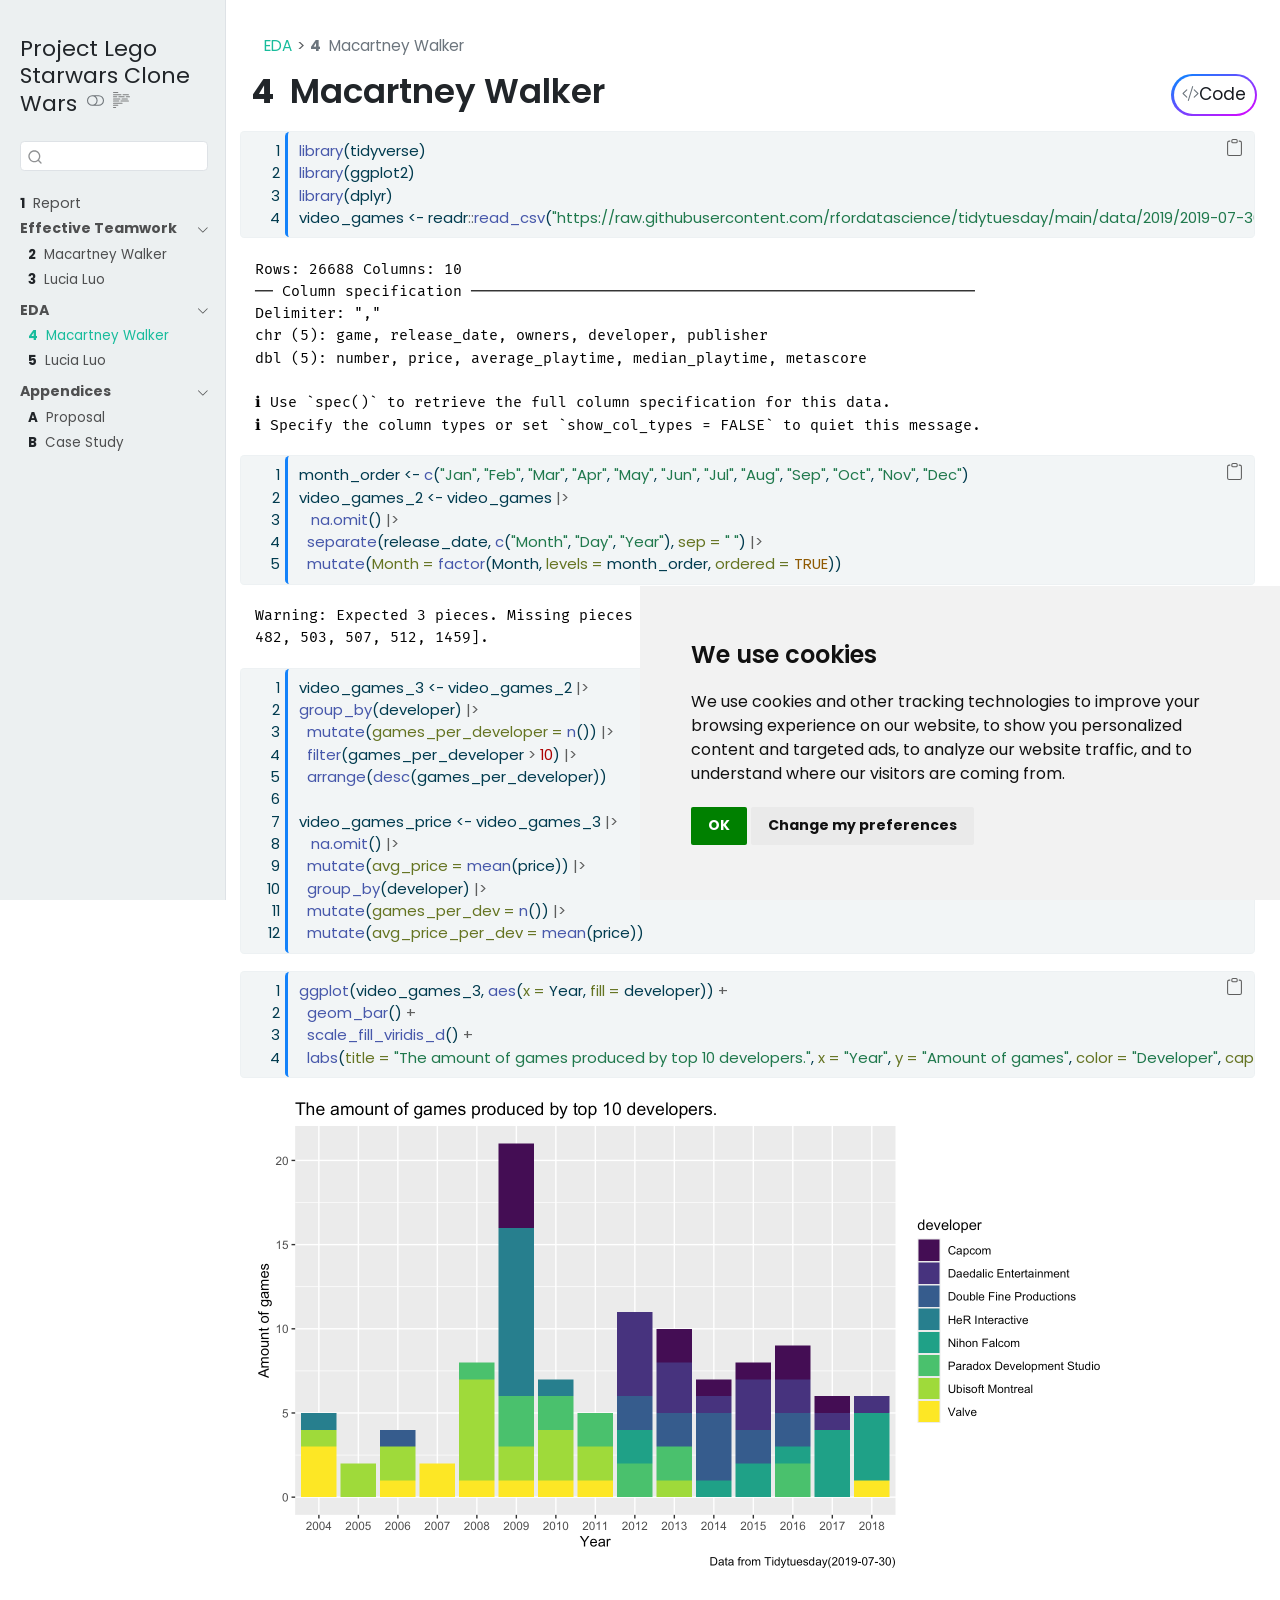
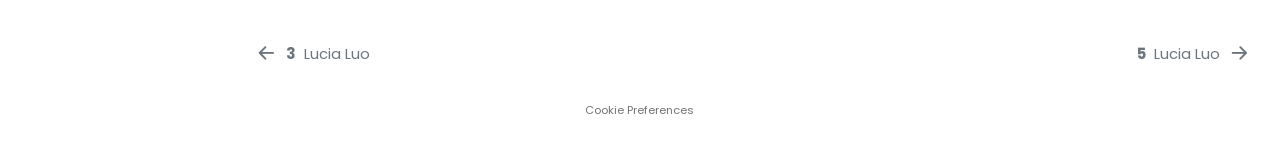
<file: src/EDA/macartney-w.html>
<!DOCTYPE html>
<html xmlns="http://www.w3.org/1999/xhtml" lang="en" xml:lang="en"><head>
<meta http-equiv="Content-Type" content="text/html; charset=UTF-8">
<meta charset="utf-8">
<meta name="generator" content="quarto-1.5.57">
<meta name="viewport" content="width=device-width, initial-scale=1.0, user-scalable=yes">
<title>4&nbsp; Macartney Walker – Lego Starwars Clone Wars: Are Video Games worth it?</title>
<style>
code{white-space: pre-wrap;}
span.smallcaps{font-variant: small-caps;}
div.columns{display: flex; gap: min(4vw, 1.5em);}
div.column{flex: auto; overflow-x: auto;}
div.hanging-indent{margin-left: 1.5em; text-indent: -1.5em;}
ul.task-list{list-style: none;}
ul.task-list li input[type="checkbox"] {
  width: 0.8em;
  margin: 0 0.8em 0.2em -1em; /* quarto-specific, see https://github.com/quarto-dev/quarto-cli/issues/4556 */ 
  vertical-align: middle;
}
/* CSS for syntax highlighting */
pre > code.sourceCode { white-space: pre; position: relative; }
pre > code.sourceCode > span { line-height: 1.25; }
pre > code.sourceCode > span:empty { height: 1.2em; }
.sourceCode { overflow: visible; }
code.sourceCode > span { color: inherit; text-decoration: inherit; }
div.sourceCode { margin: 1em 0; }
pre.sourceCode { margin: 0; }
@media screen {
div.sourceCode { overflow: auto; }
}
@media print {
pre > code.sourceCode { white-space: pre-wrap; }
pre > code.sourceCode > span { display: inline-block; text-indent: -5em; padding-left: 5em; }
}
pre.numberSource code
  { counter-reset: source-line 0; }
pre.numberSource code > span
  { position: relative; left: -4em; counter-increment: source-line; }
pre.numberSource code > span > a:first-child::before
  { content: counter(source-line);
    position: relative; left: -1em; text-align: right; vertical-align: baseline;
    border: none; display: inline-block;
    -webkit-touch-callout: none; -webkit-user-select: none;
    -khtml-user-select: none; -moz-user-select: none;
    -ms-user-select: none; user-select: none;
    padding: 0 4px; width: 4em;
  }
pre.numberSource { margin-left: 3em;  padding-left: 4px; }
div.sourceCode
  {   }
@media screen {
pre > code.sourceCode > span > a:first-child::before { text-decoration: underline; }
}
</style>

<script src="../../site_libs/quarto-nav/quarto-nav.js"></script>
<script src="../../site_libs/clipboard/clipboard.min.js"></script>
<script src="../../site_libs/quarto-search/autocomplete.umd.js"></script>
<script src="../../site_libs/quarto-search/fuse.min.js"></script>
<script src="../../site_libs/quarto-search/quarto-search.js"></script>
<meta name="quarto:offset" content="../../">
<link href="../../src/EDA/lucia-l.html" rel="next">
<link href="../../src/et/lucia-l.html" rel="prev">
<script src="../../site_libs/cookie-consent/cookie-consent.js"></script>
<link href="../../site_libs/cookie-consent/cookie-consent.css" rel="stylesheet">
<script src="../../site_libs/quarto-html/quarto.js"></script>
<script src="../../site_libs/quarto-html/popper.min.js"></script>
<script src="../../site_libs/quarto-html/tippy.umd.min.js"></script>
<script src="../../site_libs/quarto-html/anchor.min.js"></script>
<link href="../../site_libs/quarto-html/tippy.css" rel="stylesheet">
<link href="../../site_libs/quarto-html/quarto-syntax-highlighting.css" rel="stylesheet" class="quarto-color-scheme" id="quarto-text-highlighting-styles">
<link href="../../site_libs/quarto-html/quarto-syntax-highlighting-dark.css" rel="prefetch" class="quarto-color-scheme quarto-color-alternate" id="quarto-text-highlighting-styles">
<script src="../../site_libs/bootstrap/bootstrap.min.js"></script>
<link href="../../site_libs/bootstrap/bootstrap-icons.css" rel="stylesheet">
<link href="../../site_libs/bootstrap/bootstrap.min.css" rel="stylesheet" class="quarto-color-scheme" id="quarto-bootstrap" data-mode="light">
<link href="../../site_libs/bootstrap/bootstrap-dark.min.css" rel="prefetch" class="quarto-color-scheme quarto-color-alternate" id="quarto-bootstrap" data-mode="dark"><script id="quarto-search-options" type="application/json">{
  "location": "sidebar",
  "copy-button": false,
  "collapse-after": 3,
  "panel-placement": "start",
  "type": "textbox",
  "limit": 50,
  "keyboard-shortcut": [
    "f",
    "/",
    "s"
  ],
  "show-item-context": false,
  "language": {
    "search-no-results-text": "No results",
    "search-matching-documents-text": "matching documents",
    "search-copy-link-title": "Copy link to search",
    "search-hide-matches-text": "Hide additional matches",
    "search-more-match-text": "more match in this document",
    "search-more-matches-text": "more matches in this document",
    "search-clear-button-title": "Clear",
    "search-text-placeholder": "",
    "search-detached-cancel-button-title": "Cancel",
    "search-submit-button-title": "Submit",
    "search-label": "Search"
  }
}</script><script type="text/javascript" charset="UTF-8">
document.addEventListener('DOMContentLoaded', function () {
cookieconsent.run({
  "notice_banner_type":"simple",
  "consent_type":"implied",
  "palette":"light",
  "language":"en",
  "page_load_consent_levels":["strictly-necessary","functionality","tracking","targeting"],
  "notice_banner_reject_button_hide":false,
  "preferences_center_close_button_hide":false,
  "website_name":""
  ,
"language":"en"
  });
});
</script><style>html{ scroll-behavior: smooth; }</style>
<link rel="stylesheet" href="../../style/custom.css">
</head>
<body class="nav-sidebar docked">

<div id="quarto-search-results"></div>
  <header id="quarto-header" class="headroom fixed-top"><nav class="quarto-secondary-nav"><div class="container-fluid d-flex">
      <button type="button" class="quarto-btn-toggle btn" data-bs-toggle="collapse" role="button" data-bs-target=".quarto-sidebar-collapse-item" aria-controls="quarto-sidebar" aria-expanded="false" aria-label="Toggle sidebar navigation" onclick="if (window.quartoToggleHeadroom) { window.quartoToggleHeadroom(); }">
        <i class="bi bi-layout-text-sidebar-reverse"></i>
      </button>
        <nav class="quarto-page-breadcrumbs" aria-label="breadcrumb"><ol class="breadcrumb"><li class="breadcrumb-item"><a href="../../src/EDA/macartney-w.html">EDA</a></li><li class="breadcrumb-item"><a href="../../src/EDA/macartney-w.html"><span class="chapter-number">4</span>&nbsp; <span class="chapter-title">Macartney Walker</span></a></li></ol></nav>
        <a class="flex-grow-1" role="navigation" data-bs-toggle="collapse" data-bs-target=".quarto-sidebar-collapse-item" aria-controls="quarto-sidebar" aria-expanded="false" aria-label="Toggle sidebar navigation" onclick="if (window.quartoToggleHeadroom) { window.quartoToggleHeadroom(); }">      
        </a>
      <button type="button" class="btn quarto-search-button" aria-label="Search" onclick="window.quartoOpenSearch();">
        <i class="bi bi-search"></i>
      </button>
    </div>
  </nav></header><!-- content --><div id="quarto-content" class="quarto-container page-columns page-rows-contents page-layout-full">
<!-- sidebar -->
  <nav id="quarto-sidebar" class="sidebar collapse collapse-horizontal quarto-sidebar-collapse-item sidebar-navigation docked overflow-auto"><div class="pt-lg-2 mt-2 text-left sidebar-header">
    <div class="sidebar-title mb-0 py-0">
      <a href="../../">Project Lego Starwars Clone Wars</a> 
        <div class="sidebar-tools-main">
  <a href="" class="quarto-color-scheme-toggle quarto-navigation-tool  px-1" onclick="window.quartoToggleColorScheme(); return false;" title="Toggle dark mode"><i class="bi"></i></a>
  <a href="" class="quarto-reader-toggle quarto-navigation-tool px-1" onclick="window.quartoToggleReader(); return false;" title="Toggle reader mode">
  <div class="quarto-reader-toggle-btn">
  <i class="bi"></i>
  </div>
</a>
</div>
    </div>
      </div>
        <div class="mt-2 flex-shrink-0 align-items-center">
        <div class="sidebar-search">
        <div id="quarto-search" class="" title="Search"></div>
        </div>
        </div>
    <div class="sidebar-menu-container"> 
    <ul class="list-unstyled mt-1">
<li class="sidebar-item">
  <div class="sidebar-item-container"> 
  <a href="../../index.html" class="sidebar-item-text sidebar-link">
 <span class="menu-text"><span class="chapter-number">1</span>&nbsp; <span class="chapter-title">Report</span></span></a>
  </div>
</li>
        <li class="sidebar-item sidebar-item-section">
      <div class="sidebar-item-container"> 
            <a class="sidebar-item-text sidebar-link text-start" data-bs-toggle="collapse" data-bs-target="#quarto-sidebar-section-1" role="navigation" aria-expanded="true">
 <span class="menu-text">Effective Teamwork</span></a>
          <a class="sidebar-item-toggle text-start" data-bs-toggle="collapse" data-bs-target="#quarto-sidebar-section-1" role="navigation" aria-expanded="true" aria-label="Toggle section">
            <i class="bi bi-chevron-right ms-2"></i>
          </a> 
      </div>
      <ul id="quarto-sidebar-section-1" class="collapse list-unstyled sidebar-section depth1 show">
<li class="sidebar-item">
  <div class="sidebar-item-container"> 
  <a href="../../src/et/macartney-w.html" class="sidebar-item-text sidebar-link">
 <span class="menu-text"><span class="chapter-number">2</span>&nbsp; <span class="chapter-title">Macartney Walker</span></span></a>
  </div>
</li>
          <li class="sidebar-item">
  <div class="sidebar-item-container"> 
  <a href="../../src/et/lucia-l.html" class="sidebar-item-text sidebar-link">
 <span class="menu-text"><span class="chapter-number">3</span>&nbsp; <span class="chapter-title">Lucia Luo</span></span></a>
  </div>
</li>
      </ul>
</li>
        <li class="sidebar-item sidebar-item-section">
      <div class="sidebar-item-container"> 
            <a class="sidebar-item-text sidebar-link text-start" data-bs-toggle="collapse" data-bs-target="#quarto-sidebar-section-2" role="navigation" aria-expanded="true">
 <span class="menu-text">EDA</span></a>
          <a class="sidebar-item-toggle text-start" data-bs-toggle="collapse" data-bs-target="#quarto-sidebar-section-2" role="navigation" aria-expanded="true" aria-label="Toggle section">
            <i class="bi bi-chevron-right ms-2"></i>
          </a> 
      </div>
      <ul id="quarto-sidebar-section-2" class="collapse list-unstyled sidebar-section depth1 show">
<li class="sidebar-item">
  <div class="sidebar-item-container"> 
  <a href="../../src/EDA/macartney-w.html" class="sidebar-item-text sidebar-link active">
 <span class="menu-text"><span class="chapter-number">4</span>&nbsp; <span class="chapter-title">Macartney Walker</span></span></a>
  </div>
</li>
          <li class="sidebar-item">
  <div class="sidebar-item-container"> 
  <a href="../../src/EDA/lucia-l.html" class="sidebar-item-text sidebar-link">
 <span class="menu-text"><span class="chapter-number">5</span>&nbsp; <span class="chapter-title">Lucia Luo</span></span></a>
  </div>
</li>
      </ul>
</li>
        <li class="sidebar-item sidebar-item-section">
      <div class="sidebar-item-container"> 
            <a class="sidebar-item-text sidebar-link text-start" data-bs-toggle="collapse" data-bs-target="#quarto-sidebar-section-3" role="navigation" aria-expanded="true">
 <span class="menu-text">Appendices</span></a>
          <a class="sidebar-item-toggle text-start" data-bs-toggle="collapse" data-bs-target="#quarto-sidebar-section-3" role="navigation" aria-expanded="true" aria-label="Toggle section">
            <i class="bi bi-chevron-right ms-2"></i>
          </a> 
      </div>
      <ul id="quarto-sidebar-section-3" class="collapse list-unstyled sidebar-section depth1 show">
<li class="sidebar-item">
  <div class="sidebar-item-container"> 
  <a href="../../src/appx/proposal.html" class="sidebar-item-text sidebar-link">
 <span class="menu-text"><span class="chapter-number">A</span>&nbsp; <span class="chapter-title">Proposal</span></span></a>
  </div>
</li>
          <li class="sidebar-item">
  <div class="sidebar-item-container"> 
  <a href="../../src/appx/case-study.html" class="sidebar-item-text sidebar-link">
 <span class="menu-text"><span class="chapter-number">B</span>&nbsp; <span class="chapter-title">Case Study</span></span></a>
  </div>
</li>
      </ul>
</li>
    </ul>
</div>
</nav><div id="quarto-sidebar-glass" class="quarto-sidebar-collapse-item" data-bs-toggle="collapse" data-bs-target=".quarto-sidebar-collapse-item"></div>
<!-- margin-sidebar -->
    <div id="quarto-margin-sidebar" class="sidebar margin-sidebar zindex-bottom">
        
    </div>
<!-- main -->
<main class="content column-page-right" id="quarto-document-content"><header id="title-block-header" class="quarto-title-block default"><nav class="quarto-page-breadcrumbs quarto-title-breadcrumbs d-none d-lg-block" aria-label="breadcrumb"><ol class="breadcrumb"><li class="breadcrumb-item"><a href="../../src/EDA/macartney-w.html">EDA</a></li><li class="breadcrumb-item"><a href="../../src/EDA/macartney-w.html"><span class="chapter-number">4</span>&nbsp; <span class="chapter-title">Macartney Walker</span></a></li></ol></nav><div class="quarto-title">
<div class="quarto-title-block"><div><h1 class="title">
<span class="chapter-number">4</span>&nbsp; <span class="chapter-title">Macartney Walker</span>
</h1><button type="button" class="btn code-tools-button" id="quarto-code-tools-source"><i class="bi"></i> Code</button></div></div>
</div>



<div class="quarto-title-meta column-page-right">

    
  
    
  </div>
  


</header><div class="cell">
<div class="sourceCode cell-code" id="cb1"><pre class="sourceCode numberSource r number-lines code-with-copy"><code class="sourceCode r"><span id="cb1-1"><a href="#cb1-1"></a><span class="fu">library</span>(tidyverse)</span>
<span id="cb1-2"><a href="#cb1-2"></a><span class="fu">library</span>(ggplot2)</span>
<span id="cb1-3"><a href="#cb1-3"></a><span class="fu">library</span>(dplyr)</span>
<span id="cb1-4"><a href="#cb1-4"></a>video_games <span class="ot">&lt;-</span> readr<span class="sc">::</span><span class="fu">read_csv</span>(<span class="st">"https://raw.githubusercontent.com/rfordatascience/tidytuesday/main/data/2019/2019-07-30/video_games.csv"</span>)</span></code><button title="Copy to Clipboard" class="code-copy-button"><i class="bi"></i></button></pre></div>
<div class="cell-output cell-output-stderr">
<pre><code>Rows: 26688 Columns: 10
── Column specification ────────────────────────────────────────────────────────
Delimiter: ","
chr (5): game, release_date, owners, developer, publisher
dbl (5): number, price, average_playtime, median_playtime, metascore

ℹ Use `spec()` to retrieve the full column specification for this data.
ℹ Specify the column types or set `show_col_types = FALSE` to quiet this message.</code></pre>
</div>
</div>
<div class="cell">
<div class="sourceCode cell-code" id="cb3"><pre class="sourceCode numberSource r number-lines code-with-copy"><code class="sourceCode r"><span id="cb3-1"><a href="#cb3-1"></a>month_order <span class="ot">&lt;-</span> <span class="fu">c</span>(<span class="st">"Jan"</span>, <span class="st">"Feb"</span>, <span class="st">"Mar"</span>, <span class="st">"Apr"</span>, <span class="st">"May"</span>, <span class="st">"Jun"</span>, <span class="st">"Jul"</span>, <span class="st">"Aug"</span>, <span class="st">"Sep"</span>, <span class="st">"Oct"</span>, <span class="st">"Nov"</span>, <span class="st">"Dec"</span>)</span>
<span id="cb3-2"><a href="#cb3-2"></a>video_games_2 <span class="ot">&lt;-</span> video_games <span class="sc">|&gt;</span></span>
<span id="cb3-3"><a href="#cb3-3"></a>   <span class="fu">na.omit</span>() <span class="sc">|&gt;</span></span>
<span id="cb3-4"><a href="#cb3-4"></a>  <span class="fu">separate</span>(release_date, <span class="fu">c</span>(<span class="st">"Month"</span>, <span class="st">"Day"</span>, <span class="st">"Year"</span>), <span class="at">sep =</span> <span class="st">" "</span>) <span class="sc">|&gt;</span></span>
<span id="cb3-5"><a href="#cb3-5"></a>  <span class="fu">mutate</span>(<span class="at">Month =</span> <span class="fu">factor</span>(Month, <span class="at">levels =</span> month_order, <span class="at">ordered =</span> <span class="cn">TRUE</span>)) </span></code><button title="Copy to Clipboard" class="code-copy-button"><i class="bi"></i></button></pre></div>
<div class="cell-output cell-output-stderr">
<pre><code>Warning: Expected 3 pieces. Missing pieces filled with `NA` in 8 rows [392, 419, 454,
482, 503, 507, 512, 1459].</code></pre>
</div>
<div class="sourceCode cell-code" id="cb5"><pre class="sourceCode numberSource r number-lines code-with-copy"><code class="sourceCode r"><span id="cb5-1"><a href="#cb5-1"></a>video_games_3 <span class="ot">&lt;-</span> video_games_2 <span class="sc">|&gt;</span></span>
<span id="cb5-2"><a href="#cb5-2"></a><span class="fu">group_by</span>(developer) <span class="sc">|&gt;</span></span>
<span id="cb5-3"><a href="#cb5-3"></a>  <span class="fu">mutate</span>(<span class="at">games_per_developer =</span> <span class="fu">n</span>()) <span class="sc">|&gt;</span></span>
<span id="cb5-4"><a href="#cb5-4"></a>  <span class="fu">filter</span>(games_per_developer <span class="sc">&gt;</span> <span class="dv">10</span>) <span class="sc">|&gt;</span></span>
<span id="cb5-5"><a href="#cb5-5"></a>  <span class="fu">arrange</span>(<span class="fu">desc</span>(games_per_developer)) </span>
<span id="cb5-6"><a href="#cb5-6"></a></span>
<span id="cb5-7"><a href="#cb5-7"></a>video_games_price <span class="ot">&lt;-</span> video_games_3 <span class="sc">|&gt;</span></span>
<span id="cb5-8"><a href="#cb5-8"></a>   <span class="fu">na.omit</span>() <span class="sc">|&gt;</span></span>
<span id="cb5-9"><a href="#cb5-9"></a>  <span class="fu">mutate</span>(<span class="at">avg_price =</span> <span class="fu">mean</span>(price)) <span class="sc">|&gt;</span></span>
<span id="cb5-10"><a href="#cb5-10"></a>  <span class="fu">group_by</span>(developer) <span class="sc">|&gt;</span></span>
<span id="cb5-11"><a href="#cb5-11"></a>  <span class="fu">mutate</span>(<span class="at">games_per_dev =</span> <span class="fu">n</span>()) <span class="sc">|&gt;</span></span>
<span id="cb5-12"><a href="#cb5-12"></a>  <span class="fu">mutate</span>(<span class="at">avg_price_per_dev =</span> <span class="fu">mean</span>(price))</span></code><button title="Copy to Clipboard" class="code-copy-button"><i class="bi"></i></button></pre></div>
</div>
<div class="cell">
<div class="sourceCode cell-code" id="cb6"><pre class="sourceCode numberSource r number-lines code-with-copy"><code class="sourceCode r"><span id="cb6-1"><a href="#cb6-1"></a><span class="fu">ggplot</span>(video_games_3, <span class="fu">aes</span>(<span class="at">x =</span> Year, <span class="at">fill =</span> developer)) <span class="sc">+</span></span>
<span id="cb6-2"><a href="#cb6-2"></a>  <span class="fu">geom_bar</span>() <span class="sc">+</span></span>
<span id="cb6-3"><a href="#cb6-3"></a>  <span class="fu">scale_fill_viridis_d</span>() <span class="sc">+</span></span>
<span id="cb6-4"><a href="#cb6-4"></a>  <span class="fu">labs</span>(<span class="at">title =</span> <span class="st">"The amount of games produced by top 10 developers."</span>, <span class="at">x =</span> <span class="st">"Year"</span>, <span class="at">y =</span> <span class="st">"Amount of games"</span>, <span class="at">color =</span> <span class="st">"Developer"</span>, <span class="at">caption =</span> <span class="st">"Data from Tidytuesday(2019-07-30)"</span>)</span></code><button title="Copy to Clipboard" class="code-copy-button"><i class="bi"></i></button></pre></div>
<div class="cell-output-display">
<div>
<figure class="figure"><p><img src="macartney-w_files/figure-html/unnamed-chunk-3-1.png" class="img-fluid figure-img" width="864"></p>
</figure>
</div>
</div>
</div>


<!-- -->


</main><!-- /main --><script id="quarto-html-after-body" type="application/javascript">
window.document.addEventListener("DOMContentLoaded", function (event) {
  const toggleBodyColorMode = (bsSheetEl) => {
    const mode = bsSheetEl.getAttribute("data-mode");
    const bodyEl = window.document.querySelector("body");
    if (mode === "dark") {
      bodyEl.classList.add("quarto-dark");
      bodyEl.classList.remove("quarto-light");
    } else {
      bodyEl.classList.add("quarto-light");
      bodyEl.classList.remove("quarto-dark");
    }
  }
  const toggleBodyColorPrimary = () => {
    const bsSheetEl = window.document.querySelector("link#quarto-bootstrap");
    if (bsSheetEl) {
      toggleBodyColorMode(bsSheetEl);
    }
  }
  toggleBodyColorPrimary();  
  const disableStylesheet = (stylesheets) => {
    for (let i=0; i < stylesheets.length; i++) {
      const stylesheet = stylesheets[i];
      stylesheet.rel = 'prefetch';
    }
  }
  const enableStylesheet = (stylesheets) => {
    for (let i=0; i < stylesheets.length; i++) {
      const stylesheet = stylesheets[i];
      stylesheet.rel = 'stylesheet';
    }
  }
  const manageTransitions = (selector, allowTransitions) => {
    const els = window.document.querySelectorAll(selector);
    for (let i=0; i < els.length; i++) {
      const el = els[i];
      if (allowTransitions) {
        el.classList.remove('notransition');
      } else {
        el.classList.add('notransition');
      }
    }
  }
  const toggleGiscusIfUsed = (isAlternate, darkModeDefault) => {
    const baseTheme = document.querySelector('#giscus-base-theme')?.value ?? 'light';
    const alternateTheme = document.querySelector('#giscus-alt-theme')?.value ?? 'dark';
    let newTheme = '';
    if(darkModeDefault) {
      newTheme = isAlternate ? baseTheme : alternateTheme;
    } else {
      newTheme = isAlternate ? alternateTheme : baseTheme;
    }
    const changeGiscusTheme = () => {
      // From: https://github.com/giscus/giscus/issues/336
      const sendMessage = (message) => {
        const iframe = document.querySelector('iframe.giscus-frame');
        if (!iframe) return;
        iframe.contentWindow.postMessage({ giscus: message }, 'https://giscus.app');
      }
      sendMessage({
        setConfig: {
          theme: newTheme
        }
      });
    }
    const isGiscussLoaded = window.document.querySelector('iframe.giscus-frame') !== null;
    if (isGiscussLoaded) {
      changeGiscusTheme();
    }
  }
  const toggleColorMode = (alternate) => {
    // Switch the stylesheets
    const alternateStylesheets = window.document.querySelectorAll('link.quarto-color-scheme.quarto-color-alternate');
    manageTransitions('#quarto-margin-sidebar .nav-link', false);
    if (alternate) {
      enableStylesheet(alternateStylesheets);
      for (const sheetNode of alternateStylesheets) {
        if (sheetNode.id === "quarto-bootstrap") {
          toggleBodyColorMode(sheetNode);
        }
      }
    } else {
      disableStylesheet(alternateStylesheets);
      toggleBodyColorPrimary();
    }
    manageTransitions('#quarto-margin-sidebar .nav-link', true);
    // Switch the toggles
    const toggles = window.document.querySelectorAll('.quarto-color-scheme-toggle');
    for (let i=0; i < toggles.length; i++) {
      const toggle = toggles[i];
      if (toggle) {
        if (alternate) {
          toggle.classList.add("alternate");     
        } else {
          toggle.classList.remove("alternate");
        }
      }
    }
    // Hack to workaround the fact that safari doesn't
    // properly recolor the scrollbar when toggling (#1455)
    if (navigator.userAgent.indexOf('Safari') > 0 && navigator.userAgent.indexOf('Chrome') == -1) {
      manageTransitions("body", false);
      window.scrollTo(0, 1);
      setTimeout(() => {
        window.scrollTo(0, 0);
        manageTransitions("body", true);
      }, 40);  
    }
  }
  const isFileUrl = () => { 
    return window.location.protocol === 'file:';
  }
  const hasAlternateSentinel = () => {  
    let styleSentinel = getColorSchemeSentinel();
    if (styleSentinel !== null) {
      return styleSentinel === "alternate";
    } else {
      return false;
    }
  }
  const setStyleSentinel = (alternate) => {
    const value = alternate ? "alternate" : "default";
    if (!isFileUrl()) {
      window.localStorage.setItem("quarto-color-scheme", value);
    } else {
      localAlternateSentinel = value;
    }
  }
  const getColorSchemeSentinel = () => {
    if (!isFileUrl()) {
      const storageValue = window.localStorage.getItem("quarto-color-scheme");
      return storageValue != null ? storageValue : localAlternateSentinel;
    } else {
      return localAlternateSentinel;
    }
  }
  const darkModeDefault = false;
  let localAlternateSentinel = darkModeDefault ? 'alternate' : 'default';
  // Dark / light mode switch
  window.quartoToggleColorScheme = () => {
    // Read the current dark / light value 
    let toAlternate = !hasAlternateSentinel();
    toggleColorMode(toAlternate);
    setStyleSentinel(toAlternate);
    toggleGiscusIfUsed(toAlternate, darkModeDefault);
  };
  // Ensure there is a toggle, if there isn't float one in the top right
  if (window.document.querySelector('.quarto-color-scheme-toggle') === null) {
    const a = window.document.createElement('a');
    a.classList.add('top-right');
    a.classList.add('quarto-color-scheme-toggle');
    a.href = "";
    a.onclick = function() { try { window.quartoToggleColorScheme(); } catch {} return false; };
    const i = window.document.createElement("i");
    i.classList.add('bi');
    a.appendChild(i);
    window.document.body.appendChild(a);
  }
  // Switch to dark mode if need be
  if (hasAlternateSentinel()) {
    toggleColorMode(true);
  } else {
    toggleColorMode(false);
  }
  const icon = "";
  const anchorJS = new window.AnchorJS();
  anchorJS.options = {
    placement: 'right',
    icon: icon
  };
  anchorJS.add('.anchored');
  const isCodeAnnotation = (el) => {
    for (const clz of el.classList) {
      if (clz.startsWith('code-annotation-')) {                     
        return true;
      }
    }
    return false;
  }
  const onCopySuccess = function(e) {
    // button target
    const button = e.trigger;
    // don't keep focus
    button.blur();
    // flash "checked"
    button.classList.add('code-copy-button-checked');
    var currentTitle = button.getAttribute("title");
    button.setAttribute("title", "Copied!");
    let tooltip;
    if (window.bootstrap) {
      button.setAttribute("data-bs-toggle", "tooltip");
      button.setAttribute("data-bs-placement", "left");
      button.setAttribute("data-bs-title", "Copied!");
      tooltip = new bootstrap.Tooltip(button, 
        { trigger: "manual", 
          customClass: "code-copy-button-tooltip",
          offset: [0, -8]});
      tooltip.show();    
    }
    setTimeout(function() {
      if (tooltip) {
        tooltip.hide();
        button.removeAttribute("data-bs-title");
        button.removeAttribute("data-bs-toggle");
        button.removeAttribute("data-bs-placement");
      }
      button.setAttribute("title", currentTitle);
      button.classList.remove('code-copy-button-checked');
    }, 1000);
    // clear code selection
    e.clearSelection();
  }
  const getTextToCopy = function(trigger) {
      const codeEl = trigger.previousElementSibling.cloneNode(true);
      for (const childEl of codeEl.children) {
        if (isCodeAnnotation(childEl)) {
          childEl.remove();
        }
      }
      return codeEl.innerText;
  }
  const clipboard = new window.ClipboardJS('.code-copy-button:not([data-in-quarto-modal])', {
    text: getTextToCopy
  });
  clipboard.on('success', onCopySuccess);
  if (window.document.getElementById('quarto-embedded-source-code-modal')) {
    // For code content inside modals, clipBoardJS needs to be initialized with a container option
    // TODO: Check when it could be a function (https://github.com/zenorocha/clipboard.js/issues/860)
    const clipboardModal = new window.ClipboardJS('.code-copy-button[data-in-quarto-modal]', {
      text: getTextToCopy,
      container: window.document.getElementById('quarto-embedded-source-code-modal')
    });
    clipboardModal.on('success', onCopySuccess);
  }
  const viewSource = window.document.getElementById('quarto-view-source') ||
                     window.document.getElementById('quarto-code-tools-source');
  if (viewSource) {
    const sourceUrl = viewSource.getAttribute("data-quarto-source-url");
    viewSource.addEventListener("click", function(e) {
      if (sourceUrl) {
        // rstudio viewer pane
        if (/\bcapabilities=\b/.test(window.location)) {
          window.open(sourceUrl);
        } else {
          window.location.href = sourceUrl;
        }
      } else {
        const modal = new bootstrap.Modal(document.getElementById('quarto-embedded-source-code-modal'));
        modal.show();
      }
      return false;
    });
  }
  function toggleCodeHandler(show) {
    return function(e) {
      const detailsSrc = window.document.querySelectorAll(".cell > details > .sourceCode");
      for (let i=0; i<detailsSrc.length; i++) {
        const details = detailsSrc[i].parentElement;
        if (show) {
          details.open = true;
        } else {
          details.removeAttribute("open");
        }
      }
      const cellCodeDivs = window.document.querySelectorAll(".cell > .sourceCode");
      const fromCls = show ? "hidden" : "unhidden";
      const toCls = show ? "unhidden" : "hidden";
      for (let i=0; i<cellCodeDivs.length; i++) {
        const codeDiv = cellCodeDivs[i];
        if (codeDiv.classList.contains(fromCls)) {
          codeDiv.classList.remove(fromCls);
          codeDiv.classList.add(toCls);
        } 
      }
      return false;
    }
  }
  const hideAllCode = window.document.getElementById("quarto-hide-all-code");
  if (hideAllCode) {
    hideAllCode.addEventListener("click", toggleCodeHandler(false));
  }
  const showAllCode = window.document.getElementById("quarto-show-all-code");
  if (showAllCode) {
    showAllCode.addEventListener("click", toggleCodeHandler(true));
  }
    var localhostRegex = new RegExp(/^(?:http|https):\/\/localhost\:?[0-9]*\//);
    var mailtoRegex = new RegExp(/^mailto:/);
      var filterRegex = new RegExp('/' + window.location.host + '/');
    var isInternal = (href) => {
        return filterRegex.test(href) || localhostRegex.test(href) || mailtoRegex.test(href);
    }
    // Inspect non-navigation links and adorn them if external
 	var links = window.document.querySelectorAll('a[href]:not(.nav-link):not(.navbar-brand):not(.toc-action):not(.sidebar-link):not(.sidebar-item-toggle):not(.pagination-link):not(.no-external):not([aria-hidden]):not(.dropdown-item):not(.quarto-navigation-tool):not(.about-link)');
    for (var i=0; i<links.length; i++) {
      const link = links[i];
      if (!isInternal(link.href)) {
        // undo the damage that might have been done by quarto-nav.js in the case of
        // links that we want to consider external
        if (link.dataset.originalHref !== undefined) {
          link.href = link.dataset.originalHref;
        }
          // target, if specified
          link.setAttribute("target", "_blank");
          if (link.getAttribute("rel") === null) {
            link.setAttribute("rel", "noopener");
          }
      }
    }
  function tippyHover(el, contentFn, onTriggerFn, onUntriggerFn) {
    const config = {
      allowHTML: true,
      maxWidth: 500,
      delay: 100,
      arrow: false,
      appendTo: function(el) {
          return el.parentElement;
      },
      interactive: true,
      interactiveBorder: 10,
      theme: 'quarto',
      placement: 'bottom-start',
    };
    if (contentFn) {
      config.content = contentFn;
    }
    if (onTriggerFn) {
      config.onTrigger = onTriggerFn;
    }
    if (onUntriggerFn) {
      config.onUntrigger = onUntriggerFn;
    }
    window.tippy(el, config); 
  }
  const noterefs = window.document.querySelectorAll('a[role="doc-noteref"]');
  for (var i=0; i<noterefs.length; i++) {
    const ref = noterefs[i];
    tippyHover(ref, function() {
      // use id or data attribute instead here
      let href = ref.getAttribute('data-footnote-href') || ref.getAttribute('href');
      try { href = new URL(href).hash; } catch {}
      const id = href.replace(/^#\/?/, "");
      const note = window.document.getElementById(id);
      if (note) {
        return note.innerHTML;
      } else {
        return "";
      }
    });
  }
  const xrefs = window.document.querySelectorAll('a.quarto-xref');
  const processXRef = (id, note) => {
    // Strip column container classes
    const stripColumnClz = (el) => {
      el.classList.remove("page-full", "page-columns");
      if (el.children) {
        for (const child of el.children) {
          stripColumnClz(child);
        }
      }
    }
    stripColumnClz(note)
    if (id === null || id.startsWith('sec-')) {
      // Special case sections, only their first couple elements
      const container = document.createElement("div");
      if (note.children && note.children.length > 2) {
        container.appendChild(note.children[0].cloneNode(true));
        for (let i = 1; i < note.children.length; i++) {
          const child = note.children[i];
          if (child.tagName === "P" && child.innerText === "") {
            continue;
          } else {
            container.appendChild(child.cloneNode(true));
            break;
          }
        }
        if (window.Quarto?.typesetMath) {
          window.Quarto.typesetMath(container);
        }
        return container.innerHTML
      } else {
        if (window.Quarto?.typesetMath) {
          window.Quarto.typesetMath(note);
        }
        return note.innerHTML;
      }
    } else {
      // Remove any anchor links if they are present
      const anchorLink = note.querySelector('a.anchorjs-link');
      if (anchorLink) {
        anchorLink.remove();
      }
      if (window.Quarto?.typesetMath) {
        window.Quarto.typesetMath(note);
      }
      // TODO in 1.5, we should make sure this works without a callout special case
      if (note.classList.contains("callout")) {
        return note.outerHTML;
      } else {
        return note.innerHTML;
      }
    }
  }
  for (var i=0; i<xrefs.length; i++) {
    const xref = xrefs[i];
    tippyHover(xref, undefined, function(instance) {
      instance.disable();
      let url = xref.getAttribute('href');
      let hash = undefined; 
      if (url.startsWith('#')) {
        hash = url;
      } else {
        try { hash = new URL(url).hash; } catch {}
      }
      if (hash) {
        const id = hash.replace(/^#\/?/, "");
        const note = window.document.getElementById(id);
        if (note !== null) {
          try {
            const html = processXRef(id, note.cloneNode(true));
            instance.setContent(html);
          } finally {
            instance.enable();
            instance.show();
          }
        } else {
          // See if we can fetch this
          fetch(url.split('#')[0])
          .then(res => res.text())
          .then(html => {
            const parser = new DOMParser();
            const htmlDoc = parser.parseFromString(html, "text/html");
            const note = htmlDoc.getElementById(id);
            if (note !== null) {
              const html = processXRef(id, note);
              instance.setContent(html);
            } 
          }).finally(() => {
            instance.enable();
            instance.show();
          });
        }
      } else {
        // See if we can fetch a full url (with no hash to target)
        // This is a special case and we should probably do some content thinning / targeting
        fetch(url)
        .then(res => res.text())
        .then(html => {
          const parser = new DOMParser();
          const htmlDoc = parser.parseFromString(html, "text/html");
          const note = htmlDoc.querySelector('main.content');
          if (note !== null) {
            // This should only happen for chapter cross references
            // (since there is no id in the URL)
            // remove the first header
            if (note.children.length > 0 && note.children[0].tagName === "HEADER") {
              note.children[0].remove();
            }
            const html = processXRef(null, note);
            instance.setContent(html);
          } 
        }).finally(() => {
          instance.enable();
          instance.show();
        });
      }
    }, function(instance) {
    });
  }
      let selectedAnnoteEl;
      const selectorForAnnotation = ( cell, annotation) => {
        let cellAttr = 'data-code-cell="' + cell + '"';
        let lineAttr = 'data-code-annotation="' +  annotation + '"';
        const selector = 'span[' + cellAttr + '][' + lineAttr + ']';
        return selector;
      }
      const selectCodeLines = (annoteEl) => {
        const doc = window.document;
        const targetCell = annoteEl.getAttribute("data-target-cell");
        const targetAnnotation = annoteEl.getAttribute("data-target-annotation");
        const annoteSpan = window.document.querySelector(selectorForAnnotation(targetCell, targetAnnotation));
        const lines = annoteSpan.getAttribute("data-code-lines").split(",");
        const lineIds = lines.map((line) => {
          return targetCell + "-" + line;
        })
        let top = null;
        let height = null;
        let parent = null;
        if (lineIds.length > 0) {
            //compute the position of the single el (top and bottom and make a div)
            const el = window.document.getElementById(lineIds[0]);
            top = el.offsetTop;
            height = el.offsetHeight;
            parent = el.parentElement.parentElement;
          if (lineIds.length > 1) {
            const lastEl = window.document.getElementById(lineIds[lineIds.length - 1]);
            const bottom = lastEl.offsetTop + lastEl.offsetHeight;
            height = bottom - top;
          }
          if (top !== null && height !== null && parent !== null) {
            // cook up a div (if necessary) and position it 
            let div = window.document.getElementById("code-annotation-line-highlight");
            if (div === null) {
              div = window.document.createElement("div");
              div.setAttribute("id", "code-annotation-line-highlight");
              div.style.position = 'absolute';
              parent.appendChild(div);
            }
            div.style.top = top - 2 + "px";
            div.style.height = height + 4 + "px";
            div.style.left = 0;
            let gutterDiv = window.document.getElementById("code-annotation-line-highlight-gutter");
            if (gutterDiv === null) {
              gutterDiv = window.document.createElement("div");
              gutterDiv.setAttribute("id", "code-annotation-line-highlight-gutter");
              gutterDiv.style.position = 'absolute';
              const codeCell = window.document.getElementById(targetCell);
              const gutter = codeCell.querySelector('.code-annotation-gutter');
              gutter.appendChild(gutterDiv);
            }
            gutterDiv.style.top = top - 2 + "px";
            gutterDiv.style.height = height + 4 + "px";
          }
          selectedAnnoteEl = annoteEl;
        }
      };
      const unselectCodeLines = () => {
        const elementsIds = ["code-annotation-line-highlight", "code-annotation-line-highlight-gutter"];
        elementsIds.forEach((elId) => {
          const div = window.document.getElementById(elId);
          if (div) {
            div.remove();
          }
        });
        selectedAnnoteEl = undefined;
      };
        // Handle positioning of the toggle
    window.addEventListener(
      "resize",
      throttle(() => {
        elRect = undefined;
        if (selectedAnnoteEl) {
          selectCodeLines(selectedAnnoteEl);
        }
      }, 10)
    );
    function throttle(fn, ms) {
    let throttle = false;
    let timer;
      return (...args) => {
        if(!throttle) { // first call gets through
            fn.apply(this, args);
            throttle = true;
        } else { // all the others get throttled
            if(timer) clearTimeout(timer); // cancel #2
            timer = setTimeout(() => {
              fn.apply(this, args);
              timer = throttle = false;
            }, ms);
        }
      };
    }
      // Attach click handler to the DT
      const annoteDls = window.document.querySelectorAll('dt[data-target-cell]');
      for (const annoteDlNode of annoteDls) {
        annoteDlNode.addEventListener('click', (event) => {
          const clickedEl = event.target;
          if (clickedEl !== selectedAnnoteEl) {
            unselectCodeLines();
            const activeEl = window.document.querySelector('dt[data-target-cell].code-annotation-active');
            if (activeEl) {
              activeEl.classList.remove('code-annotation-active');
            }
            selectCodeLines(clickedEl);
            clickedEl.classList.add('code-annotation-active');
          } else {
            // Unselect the line
            unselectCodeLines();
            clickedEl.classList.remove('code-annotation-active');
          }
        });
      }
  const findCites = (el) => {
    const parentEl = el.parentElement;
    if (parentEl) {
      const cites = parentEl.dataset.cites;
      if (cites) {
        return {
          el,
          cites: cites.split(' ')
        };
      } else {
        return findCites(el.parentElement)
      }
    } else {
      return undefined;
    }
  };
  var bibliorefs = window.document.querySelectorAll('a[role="doc-biblioref"]');
  for (var i=0; i<bibliorefs.length; i++) {
    const ref = bibliorefs[i];
    const citeInfo = findCites(ref);
    if (citeInfo) {
      tippyHover(citeInfo.el, function() {
        var popup = window.document.createElement('div');
        citeInfo.cites.forEach(function(cite) {
          var citeDiv = window.document.createElement('div');
          citeDiv.classList.add('hanging-indent');
          citeDiv.classList.add('csl-entry');
          var biblioDiv = window.document.getElementById('ref-' + cite);
          if (biblioDiv) {
            citeDiv.innerHTML = biblioDiv.innerHTML;
          }
          popup.appendChild(citeDiv);
        });
        return popup.innerHTML;
      });
    }
  }
});
</script><nav class="page-navigation column-page-right"><div class="nav-page nav-page-previous">
      <a href="../../src/et/lucia-l.html" class="pagination-link" aria-label="Lucia Luo">
        <i class="bi bi-arrow-left-short"></i> <span class="nav-page-text"><span class="chapter-number">3</span>&nbsp; <span class="chapter-title">Lucia Luo</span></span>
      </a>          
  </div>
  <div class="nav-page nav-page-next">
      <a href="../../src/EDA/lucia-l.html" class="pagination-link" aria-label="Lucia Luo">
        <span class="nav-page-text"><span class="chapter-number">5</span>&nbsp; <span class="chapter-title">Lucia Luo</span></span> <i class="bi bi-arrow-right-short"></i>
      </a>
  </div>
</nav><div class="modal fade" id="quarto-embedded-source-code-modal" tabindex="-1" aria-labelledby="quarto-embedded-source-code-modal-label" aria-hidden="true"><div class="modal-dialog modal-dialog-scrollable"><div class="modal-content"><div class="modal-header"><h5 class="modal-title" id="quarto-embedded-source-code-modal-label">Source Code</h5><button class="btn-close" data-bs-dismiss="modal"></button></div><div class="modal-body"><div class="">
<div class="sourceCode" id="cb7" data-shortcodes="false"><pre class="sourceCode numberSource markdown number-lines code-with-copy"><code class="sourceCode markdown"><span id="cb7-1"><a href="#cb7-1"></a><span class="co">---</span></span>
<span id="cb7-2"><a href="#cb7-2"></a><span class="an">title:</span><span class="co"> "Macartney Walker"</span></span>
<span id="cb7-3"><a href="#cb7-3"></a><span class="an">format:</span><span class="co"> html</span></span>
<span id="cb7-4"><a href="#cb7-4"></a><span class="co">---</span></span>
<span id="cb7-7"><a href="#cb7-7"></a><span class="in">```{r}</span></span>
<span id="cb7-8"><a href="#cb7-8"></a><span class="fu">library</span>(tidyverse)</span>
<span id="cb7-9"><a href="#cb7-9"></a><span class="fu">library</span>(ggplot2)</span>
<span id="cb7-10"><a href="#cb7-10"></a><span class="fu">library</span>(dplyr)</span>
<span id="cb7-11"><a href="#cb7-11"></a>video_games <span class="ot">&lt;-</span> readr<span class="sc">::</span><span class="fu">read_csv</span>(<span class="st">"https://raw.githubusercontent.com/rfordatascience/tidytuesday/main/data/2019/2019-07-30/video_games.csv"</span>)</span>
<span id="cb7-12"><a href="#cb7-12"></a><span class="in">```</span></span>
<span id="cb7-13"><a href="#cb7-13"></a></span>
<span id="cb7-16"><a href="#cb7-16"></a><span class="in">```{r}</span></span>
<span id="cb7-17"><a href="#cb7-17"></a><span class="co">#| fig-height: 3</span></span>
<span id="cb7-18"><a href="#cb7-18"></a><span class="co">#| fig-width: 15</span></span>
<span id="cb7-19"><a href="#cb7-19"></a>month_order <span class="ot">&lt;-</span> <span class="fu">c</span>(<span class="st">"Jan"</span>, <span class="st">"Feb"</span>, <span class="st">"Mar"</span>, <span class="st">"Apr"</span>, <span class="st">"May"</span>, <span class="st">"Jun"</span>, <span class="st">"Jul"</span>, <span class="st">"Aug"</span>, <span class="st">"Sep"</span>, <span class="st">"Oct"</span>, <span class="st">"Nov"</span>, <span class="st">"Dec"</span>)</span>
<span id="cb7-20"><a href="#cb7-20"></a>video_games_2 <span class="ot">&lt;-</span> video_games <span class="sc">|&gt;</span></span>
<span id="cb7-21"><a href="#cb7-21"></a>   <span class="fu">na.omit</span>() <span class="sc">|&gt;</span></span>
<span id="cb7-22"><a href="#cb7-22"></a>  <span class="fu">separate</span>(release_date, <span class="fu">c</span>(<span class="st">"Month"</span>, <span class="st">"Day"</span>, <span class="st">"Year"</span>), <span class="at">sep =</span> <span class="st">" "</span>) <span class="sc">|&gt;</span></span>
<span id="cb7-23"><a href="#cb7-23"></a>  <span class="fu">mutate</span>(<span class="at">Month =</span> <span class="fu">factor</span>(Month, <span class="at">levels =</span> month_order, <span class="at">ordered =</span> <span class="cn">TRUE</span>)) </span>
<span id="cb7-24"><a href="#cb7-24"></a></span>
<span id="cb7-25"><a href="#cb7-25"></a>video_games_3 <span class="ot">&lt;-</span> video_games_2 <span class="sc">|&gt;</span></span>
<span id="cb7-26"><a href="#cb7-26"></a><span class="fu">group_by</span>(developer) <span class="sc">|&gt;</span></span>
<span id="cb7-27"><a href="#cb7-27"></a>  <span class="fu">mutate</span>(<span class="at">games_per_developer =</span> <span class="fu">n</span>()) <span class="sc">|&gt;</span></span>
<span id="cb7-28"><a href="#cb7-28"></a>  <span class="fu">filter</span>(games_per_developer <span class="sc">&gt;</span> <span class="dv">10</span>) <span class="sc">|&gt;</span></span>
<span id="cb7-29"><a href="#cb7-29"></a>  <span class="fu">arrange</span>(<span class="fu">desc</span>(games_per_developer)) </span>
<span id="cb7-30"><a href="#cb7-30"></a></span>
<span id="cb7-31"><a href="#cb7-31"></a>video_games_price <span class="ot">&lt;-</span> video_games_3 <span class="sc">|&gt;</span></span>
<span id="cb7-32"><a href="#cb7-32"></a>   <span class="fu">na.omit</span>() <span class="sc">|&gt;</span></span>
<span id="cb7-33"><a href="#cb7-33"></a>  <span class="fu">mutate</span>(<span class="at">avg_price =</span> <span class="fu">mean</span>(price)) <span class="sc">|&gt;</span></span>
<span id="cb7-34"><a href="#cb7-34"></a>  <span class="fu">group_by</span>(developer) <span class="sc">|&gt;</span></span>
<span id="cb7-35"><a href="#cb7-35"></a>  <span class="fu">mutate</span>(<span class="at">games_per_dev =</span> <span class="fu">n</span>()) <span class="sc">|&gt;</span></span>
<span id="cb7-36"><a href="#cb7-36"></a>  <span class="fu">mutate</span>(<span class="at">avg_price_per_dev =</span> <span class="fu">mean</span>(price))</span>
<span id="cb7-37"><a href="#cb7-37"></a></span>
<span id="cb7-38"><a href="#cb7-38"></a></span>
<span id="cb7-39"><a href="#cb7-39"></a></span>
<span id="cb7-40"><a href="#cb7-40"></a><span class="in">```</span></span>
<span id="cb7-41"><a href="#cb7-41"></a></span>
<span id="cb7-42"><a href="#cb7-42"></a></span>
<span id="cb7-45"><a href="#cb7-45"></a><span class="in">```{r}</span></span>
<span id="cb7-46"><a href="#cb7-46"></a><span class="co">#| fig-width: 9</span></span>
<span id="cb7-47"><a href="#cb7-47"></a><span class="fu">ggplot</span>(video_games_3, <span class="fu">aes</span>(<span class="at">x =</span> Year, <span class="at">fill =</span> developer)) <span class="sc">+</span></span>
<span id="cb7-48"><a href="#cb7-48"></a>  <span class="fu">geom_bar</span>() <span class="sc">+</span></span>
<span id="cb7-49"><a href="#cb7-49"></a>  <span class="fu">scale_fill_viridis_d</span>() <span class="sc">+</span></span>
<span id="cb7-50"><a href="#cb7-50"></a>  <span class="fu">labs</span>(<span class="at">title =</span> <span class="st">"The amount of games produced by top 10 developers."</span>, <span class="at">x =</span> <span class="st">"Year"</span>, <span class="at">y =</span> <span class="st">"Amount of games"</span>, <span class="at">color =</span> <span class="st">"Developer"</span>, <span class="at">caption =</span> <span class="st">"Data from Tidytuesday(2019-07-30)"</span>)</span>
<span id="cb7-51"><a href="#cb7-51"></a><span class="in">```</span></span>
<span id="cb7-52"><a href="#cb7-52"></a></span>
<span id="cb7-53"><a href="#cb7-53"></a></span>
</code><button title="Copy to Clipboard" class="code-copy-button" data-in-quarto-modal=""><i class="bi"></i></button></pre></div>
</div></div></div></div></div>
</div> <!-- /content -->
<footer class="footer"><div class="nav-footer">
    <div class="nav-footer-left">
      &nbsp;
    </div>   
    <div class="nav-footer-center">

<div class="cookie-consent-footer"><a href="#" id="open_preferences_center">Cookie Preferences</a></div></div>
    <div class="nav-footer-right">
      &nbsp;
    </div>
  </div>
</footer>


<script src="../../site_libs/quarto-html/zenscroll-min.js"></script>
</body></html>
</file>
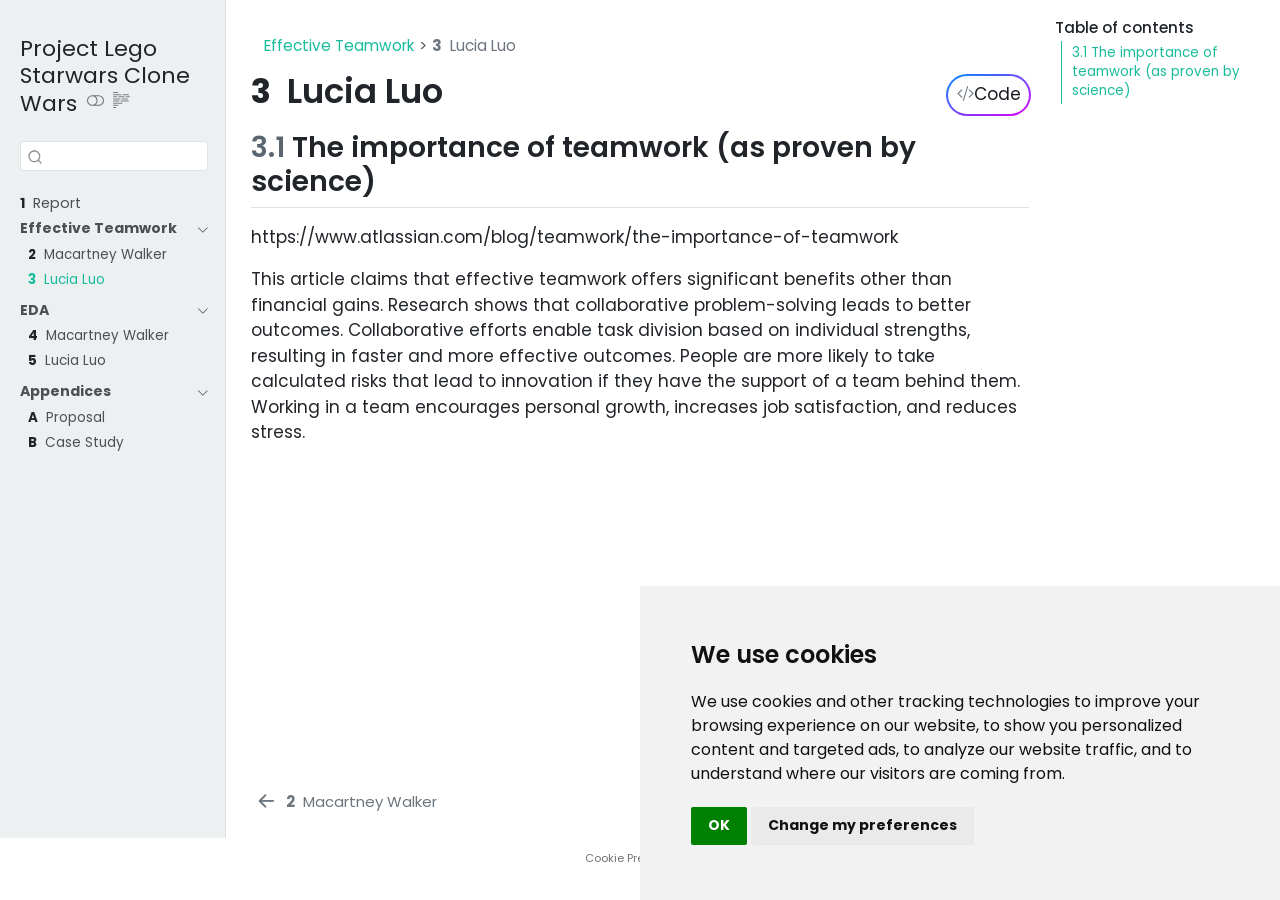
<file: src/et/lucia-l.html>
<!DOCTYPE html>
<html xmlns="http://www.w3.org/1999/xhtml" lang="en" xml:lang="en"><head>

<meta charset="utf-8">
<meta name="generator" content="quarto-1.5.57">

<meta name="viewport" content="width=device-width, initial-scale=1.0, user-scalable=yes">


<title>3&nbsp; Lucia Luo – Lego Starwars Clone Wars: Are Video Games worth it?</title>
<style>
code{white-space: pre-wrap;}
span.smallcaps{font-variant: small-caps;}
div.columns{display: flex; gap: min(4vw, 1.5em);}
div.column{flex: auto; overflow-x: auto;}
div.hanging-indent{margin-left: 1.5em; text-indent: -1.5em;}
ul.task-list{list-style: none;}
ul.task-list li input[type="checkbox"] {
  width: 0.8em;
  margin: 0 0.8em 0.2em -1em; /* quarto-specific, see https://github.com/quarto-dev/quarto-cli/issues/4556 */ 
  vertical-align: middle;
}
/* CSS for syntax highlighting */
pre > code.sourceCode { white-space: pre; position: relative; }
pre > code.sourceCode > span { line-height: 1.25; }
pre > code.sourceCode > span:empty { height: 1.2em; }
.sourceCode { overflow: visible; }
code.sourceCode > span { color: inherit; text-decoration: inherit; }
div.sourceCode { margin: 1em 0; }
pre.sourceCode { margin: 0; }
@media screen {
div.sourceCode { overflow: auto; }
}
@media print {
pre > code.sourceCode { white-space: pre-wrap; }
pre > code.sourceCode > span { display: inline-block; text-indent: -5em; padding-left: 5em; }
}
pre.numberSource code
  { counter-reset: source-line 0; }
pre.numberSource code > span
  { position: relative; left: -4em; counter-increment: source-line; }
pre.numberSource code > span > a:first-child::before
  { content: counter(source-line);
    position: relative; left: -1em; text-align: right; vertical-align: baseline;
    border: none; display: inline-block;
    -webkit-touch-callout: none; -webkit-user-select: none;
    -khtml-user-select: none; -moz-user-select: none;
    -ms-user-select: none; user-select: none;
    padding: 0 4px; width: 4em;
  }
pre.numberSource { margin-left: 3em;  padding-left: 4px; }
div.sourceCode
  {   }
@media screen {
pre > code.sourceCode > span > a:first-child::before { text-decoration: underline; }
}
</style>


<script src="../../site_libs/quarto-nav/quarto-nav.js"></script>
<script src="../../site_libs/clipboard/clipboard.min.js"></script>
<script src="../../site_libs/quarto-search/autocomplete.umd.js"></script>
<script src="../../site_libs/quarto-search/fuse.min.js"></script>
<script src="../../site_libs/quarto-search/quarto-search.js"></script>
<meta name="quarto:offset" content="../../">
<link href="../../src/EDA/macartney-w.html" rel="next">
<link href="../../src/et/macartney-w.html" rel="prev">
<script src="../../site_libs/cookie-consent/cookie-consent.js"></script>
<link href="../../site_libs/cookie-consent/cookie-consent.css" rel="stylesheet">
<script src="../../site_libs/quarto-html/quarto.js"></script>
<script src="../../site_libs/quarto-html/popper.min.js"></script>
<script src="../../site_libs/quarto-html/tippy.umd.min.js"></script>
<script src="../../site_libs/quarto-html/anchor.min.js"></script>
<link href="../../site_libs/quarto-html/tippy.css" rel="stylesheet">
<link href="../../site_libs/quarto-html/quarto-syntax-highlighting.css" rel="stylesheet" class="quarto-color-scheme" id="quarto-text-highlighting-styles">
<link href="../../site_libs/quarto-html/quarto-syntax-highlighting-dark.css" rel="prefetch" class="quarto-color-scheme quarto-color-alternate" id="quarto-text-highlighting-styles">
<script src="../../site_libs/bootstrap/bootstrap.min.js"></script>
<link href="../../site_libs/bootstrap/bootstrap-icons.css" rel="stylesheet">
<link href="../../site_libs/bootstrap/bootstrap.min.css" rel="stylesheet" class="quarto-color-scheme" id="quarto-bootstrap" data-mode="light">
<link href="../../site_libs/bootstrap/bootstrap-dark.min.css" rel="prefetch" class="quarto-color-scheme quarto-color-alternate" id="quarto-bootstrap" data-mode="dark">
<script id="quarto-search-options" type="application/json">{
  "location": "sidebar",
  "copy-button": false,
  "collapse-after": 3,
  "panel-placement": "start",
  "type": "textbox",
  "limit": 50,
  "keyboard-shortcut": [
    "f",
    "/",
    "s"
  ],
  "show-item-context": false,
  "language": {
    "search-no-results-text": "No results",
    "search-matching-documents-text": "matching documents",
    "search-copy-link-title": "Copy link to search",
    "search-hide-matches-text": "Hide additional matches",
    "search-more-match-text": "more match in this document",
    "search-more-matches-text": "more matches in this document",
    "search-clear-button-title": "Clear",
    "search-text-placeholder": "",
    "search-detached-cancel-button-title": "Cancel",
    "search-submit-button-title": "Submit",
    "search-label": "Search"
  }
}</script>

<script type="text/javascript" charset="UTF-8">
document.addEventListener('DOMContentLoaded', function () {
cookieconsent.run({
  "notice_banner_type":"simple",
  "consent_type":"implied",
  "palette":"light",
  "language":"en",
  "page_load_consent_levels":["strictly-necessary","functionality","tracking","targeting"],
  "notice_banner_reject_button_hide":false,
  "preferences_center_close_button_hide":false,
  "website_name":""
  ,
"language":"en"
  });
});
</script> 
  
<style>html{ scroll-behavior: smooth; }</style>


<link rel="stylesheet" href="../../style/custom.css">
</head>

<body class="nav-sidebar docked">

<div id="quarto-search-results"></div>
  <header id="quarto-header" class="headroom fixed-top">
  <nav class="quarto-secondary-nav">
    <div class="container-fluid d-flex">
      <button type="button" class="quarto-btn-toggle btn" data-bs-toggle="collapse" role="button" data-bs-target=".quarto-sidebar-collapse-item" aria-controls="quarto-sidebar" aria-expanded="false" aria-label="Toggle sidebar navigation" onclick="if (window.quartoToggleHeadroom) { window.quartoToggleHeadroom(); }">
        <i class="bi bi-layout-text-sidebar-reverse"></i>
      </button>
        <nav class="quarto-page-breadcrumbs" aria-label="breadcrumb"><ol class="breadcrumb"><li class="breadcrumb-item"><a href="../../src/et/macartney-w.html">Effective Teamwork</a></li><li class="breadcrumb-item"><a href="../../src/et/lucia-l.html"><span class="chapter-number">3</span>&nbsp; <span class="chapter-title">Lucia Luo</span></a></li></ol></nav>
        <a class="flex-grow-1" role="navigation" data-bs-toggle="collapse" data-bs-target=".quarto-sidebar-collapse-item" aria-controls="quarto-sidebar" aria-expanded="false" aria-label="Toggle sidebar navigation" onclick="if (window.quartoToggleHeadroom) { window.quartoToggleHeadroom(); }">      
        </a>
      <button type="button" class="btn quarto-search-button" aria-label="Search" onclick="window.quartoOpenSearch();">
        <i class="bi bi-search"></i>
      </button>
    </div>
  </nav>
</header>
<!-- content -->
<div id="quarto-content" class="quarto-container page-columns page-rows-contents page-layout-full">
<!-- sidebar -->
  <nav id="quarto-sidebar" class="sidebar collapse collapse-horizontal quarto-sidebar-collapse-item sidebar-navigation docked overflow-auto">
    <div class="pt-lg-2 mt-2 text-left sidebar-header">
    <div class="sidebar-title mb-0 py-0">
      <a href="../../">Project Lego Starwars Clone Wars</a> 
        <div class="sidebar-tools-main">
  <a href="" class="quarto-color-scheme-toggle quarto-navigation-tool  px-1" onclick="window.quartoToggleColorScheme(); return false;" title="Toggle dark mode"><i class="bi"></i></a>
  <a href="" class="quarto-reader-toggle quarto-navigation-tool px-1" onclick="window.quartoToggleReader(); return false;" title="Toggle reader mode">
  <div class="quarto-reader-toggle-btn">
  <i class="bi"></i>
  </div>
</a>
</div>
    </div>
      </div>
        <div class="mt-2 flex-shrink-0 align-items-center">
        <div class="sidebar-search">
        <div id="quarto-search" class="" title="Search"></div>
        </div>
        </div>
    <div class="sidebar-menu-container"> 
    <ul class="list-unstyled mt-1">
        <li class="sidebar-item">
  <div class="sidebar-item-container"> 
  <a href="../../index.html" class="sidebar-item-text sidebar-link">
 <span class="menu-text"><span class="chapter-number">1</span>&nbsp; <span class="chapter-title">Report</span></span></a>
  </div>
</li>
        <li class="sidebar-item sidebar-item-section">
      <div class="sidebar-item-container"> 
            <a class="sidebar-item-text sidebar-link text-start" data-bs-toggle="collapse" data-bs-target="#quarto-sidebar-section-1" role="navigation" aria-expanded="true">
 <span class="menu-text">Effective Teamwork</span></a>
          <a class="sidebar-item-toggle text-start" data-bs-toggle="collapse" data-bs-target="#quarto-sidebar-section-1" role="navigation" aria-expanded="true" aria-label="Toggle section">
            <i class="bi bi-chevron-right ms-2"></i>
          </a> 
      </div>
      <ul id="quarto-sidebar-section-1" class="collapse list-unstyled sidebar-section depth1 show">  
          <li class="sidebar-item">
  <div class="sidebar-item-container"> 
  <a href="../../src/et/macartney-w.html" class="sidebar-item-text sidebar-link">
 <span class="menu-text"><span class="chapter-number">2</span>&nbsp; <span class="chapter-title">Macartney Walker</span></span></a>
  </div>
</li>
          <li class="sidebar-item">
  <div class="sidebar-item-container"> 
  <a href="../../src/et/lucia-l.html" class="sidebar-item-text sidebar-link active">
 <span class="menu-text"><span class="chapter-number">3</span>&nbsp; <span class="chapter-title">Lucia Luo</span></span></a>
  </div>
</li>
      </ul>
  </li>
        <li class="sidebar-item sidebar-item-section">
      <div class="sidebar-item-container"> 
            <a class="sidebar-item-text sidebar-link text-start" data-bs-toggle="collapse" data-bs-target="#quarto-sidebar-section-2" role="navigation" aria-expanded="true">
 <span class="menu-text">EDA</span></a>
          <a class="sidebar-item-toggle text-start" data-bs-toggle="collapse" data-bs-target="#quarto-sidebar-section-2" role="navigation" aria-expanded="true" aria-label="Toggle section">
            <i class="bi bi-chevron-right ms-2"></i>
          </a> 
      </div>
      <ul id="quarto-sidebar-section-2" class="collapse list-unstyled sidebar-section depth1 show">  
          <li class="sidebar-item">
  <div class="sidebar-item-container"> 
  <a href="../../src/EDA/macartney-w.html" class="sidebar-item-text sidebar-link">
 <span class="menu-text"><span class="chapter-number">4</span>&nbsp; <span class="chapter-title">Macartney Walker</span></span></a>
  </div>
</li>
          <li class="sidebar-item">
  <div class="sidebar-item-container"> 
  <a href="../../src/EDA/lucia-l.html" class="sidebar-item-text sidebar-link">
 <span class="menu-text"><span class="chapter-number">5</span>&nbsp; <span class="chapter-title">Lucia Luo</span></span></a>
  </div>
</li>
      </ul>
  </li>
        <li class="sidebar-item sidebar-item-section">
      <div class="sidebar-item-container"> 
            <a class="sidebar-item-text sidebar-link text-start" data-bs-toggle="collapse" data-bs-target="#quarto-sidebar-section-3" role="navigation" aria-expanded="true">
 <span class="menu-text">Appendices</span></a>
          <a class="sidebar-item-toggle text-start" data-bs-toggle="collapse" data-bs-target="#quarto-sidebar-section-3" role="navigation" aria-expanded="true" aria-label="Toggle section">
            <i class="bi bi-chevron-right ms-2"></i>
          </a> 
      </div>
      <ul id="quarto-sidebar-section-3" class="collapse list-unstyled sidebar-section depth1 show">  
          <li class="sidebar-item">
  <div class="sidebar-item-container"> 
  <a href="../../src/appx/proposal.html" class="sidebar-item-text sidebar-link">
 <span class="menu-text"><span class="chapter-number">A</span>&nbsp; <span class="chapter-title">Proposal</span></span></a>
  </div>
</li>
          <li class="sidebar-item">
  <div class="sidebar-item-container"> 
  <a href="../../src/appx/case-study.html" class="sidebar-item-text sidebar-link">
 <span class="menu-text"><span class="chapter-number">B</span>&nbsp; <span class="chapter-title">Case Study</span></span></a>
  </div>
</li>
      </ul>
  </li>
    </ul>
    </div>
</nav>
<div id="quarto-sidebar-glass" class="quarto-sidebar-collapse-item" data-bs-toggle="collapse" data-bs-target=".quarto-sidebar-collapse-item"></div>
<!-- margin-sidebar -->
    <div id="quarto-margin-sidebar" class="sidebar margin-sidebar">
        <nav id="TOC" role="doc-toc" class="toc-active">
    <h2 id="toc-title">Table of contents</h2>
   
  <ul>
  <li><a href="#the-importance-of-teamwork-as-proven-by-science" id="toc-the-importance-of-teamwork-as-proven-by-science" class="nav-link active" data-scroll-target="#the-importance-of-teamwork-as-proven-by-science"><span class="header-section-number">3.1</span> The importance of teamwork (as proven by science)</a></li>
  </ul>
</nav>
    </div>
<!-- main -->
<main class="content column-body" id="quarto-document-content">

<header id="title-block-header" class="quarto-title-block default"><nav class="quarto-page-breadcrumbs quarto-title-breadcrumbs d-none d-lg-block" aria-label="breadcrumb"><ol class="breadcrumb"><li class="breadcrumb-item"><a href="../../src/et/macartney-w.html">Effective Teamwork</a></li><li class="breadcrumb-item"><a href="../../src/et/lucia-l.html"><span class="chapter-number">3</span>&nbsp; <span class="chapter-title">Lucia Luo</span></a></li></ol></nav>
<div class="quarto-title">
<div class="quarto-title-block"><div><h1 class="title"><span class="chapter-number">3</span>&nbsp; <span class="chapter-title">Lucia Luo</span></h1><button type="button" class="btn code-tools-button" id="quarto-code-tools-source"><i class="bi"></i> Code</button></div></div>
</div>



<div class="quarto-title-meta column-body">

    
  
    
  </div>
  


</header>


<section id="the-importance-of-teamwork-as-proven-by-science" class="level2" data-number="3.1">
<h2 data-number="3.1" class="anchored" data-anchor-id="the-importance-of-teamwork-as-proven-by-science"><span class="header-section-number">3.1</span> The importance of teamwork (as proven by science)</h2>
<p>https://www.atlassian.com/blog/teamwork/the-importance-of-teamwork</p>
<p>This article claims that effective teamwork offers significant benefits other than financial gains. Research shows that collaborative problem-solving leads to better outcomes. Collaborative efforts enable task division based on individual strengths, resulting in faster and more effective outcomes. People are more likely to take calculated risks that lead to innovation if they have the support of a team behind them. Working in a team encourages personal growth, increases job satisfaction, and reduces stress.</p>


<!-- -->

</section>

</main> <!-- /main -->
<script id="quarto-html-after-body" type="application/javascript">
window.document.addEventListener("DOMContentLoaded", function (event) {
  const toggleBodyColorMode = (bsSheetEl) => {
    const mode = bsSheetEl.getAttribute("data-mode");
    const bodyEl = window.document.querySelector("body");
    if (mode === "dark") {
      bodyEl.classList.add("quarto-dark");
      bodyEl.classList.remove("quarto-light");
    } else {
      bodyEl.classList.add("quarto-light");
      bodyEl.classList.remove("quarto-dark");
    }
  }
  const toggleBodyColorPrimary = () => {
    const bsSheetEl = window.document.querySelector("link#quarto-bootstrap");
    if (bsSheetEl) {
      toggleBodyColorMode(bsSheetEl);
    }
  }
  toggleBodyColorPrimary();  
  const disableStylesheet = (stylesheets) => {
    for (let i=0; i < stylesheets.length; i++) {
      const stylesheet = stylesheets[i];
      stylesheet.rel = 'prefetch';
    }
  }
  const enableStylesheet = (stylesheets) => {
    for (let i=0; i < stylesheets.length; i++) {
      const stylesheet = stylesheets[i];
      stylesheet.rel = 'stylesheet';
    }
  }
  const manageTransitions = (selector, allowTransitions) => {
    const els = window.document.querySelectorAll(selector);
    for (let i=0; i < els.length; i++) {
      const el = els[i];
      if (allowTransitions) {
        el.classList.remove('notransition');
      } else {
        el.classList.add('notransition');
      }
    }
  }
  const toggleGiscusIfUsed = (isAlternate, darkModeDefault) => {
    const baseTheme = document.querySelector('#giscus-base-theme')?.value ?? 'light';
    const alternateTheme = document.querySelector('#giscus-alt-theme')?.value ?? 'dark';
    let newTheme = '';
    if(darkModeDefault) {
      newTheme = isAlternate ? baseTheme : alternateTheme;
    } else {
      newTheme = isAlternate ? alternateTheme : baseTheme;
    }
    const changeGiscusTheme = () => {
      // From: https://github.com/giscus/giscus/issues/336
      const sendMessage = (message) => {
        const iframe = document.querySelector('iframe.giscus-frame');
        if (!iframe) return;
        iframe.contentWindow.postMessage({ giscus: message }, 'https://giscus.app');
      }
      sendMessage({
        setConfig: {
          theme: newTheme
        }
      });
    }
    const isGiscussLoaded = window.document.querySelector('iframe.giscus-frame') !== null;
    if (isGiscussLoaded) {
      changeGiscusTheme();
    }
  }
  const toggleColorMode = (alternate) => {
    // Switch the stylesheets
    const alternateStylesheets = window.document.querySelectorAll('link.quarto-color-scheme.quarto-color-alternate');
    manageTransitions('#quarto-margin-sidebar .nav-link', false);
    if (alternate) {
      enableStylesheet(alternateStylesheets);
      for (const sheetNode of alternateStylesheets) {
        if (sheetNode.id === "quarto-bootstrap") {
          toggleBodyColorMode(sheetNode);
        }
      }
    } else {
      disableStylesheet(alternateStylesheets);
      toggleBodyColorPrimary();
    }
    manageTransitions('#quarto-margin-sidebar .nav-link', true);
    // Switch the toggles
    const toggles = window.document.querySelectorAll('.quarto-color-scheme-toggle');
    for (let i=0; i < toggles.length; i++) {
      const toggle = toggles[i];
      if (toggle) {
        if (alternate) {
          toggle.classList.add("alternate");     
        } else {
          toggle.classList.remove("alternate");
        }
      }
    }
    // Hack to workaround the fact that safari doesn't
    // properly recolor the scrollbar when toggling (#1455)
    if (navigator.userAgent.indexOf('Safari') > 0 && navigator.userAgent.indexOf('Chrome') == -1) {
      manageTransitions("body", false);
      window.scrollTo(0, 1);
      setTimeout(() => {
        window.scrollTo(0, 0);
        manageTransitions("body", true);
      }, 40);  
    }
  }
  const isFileUrl = () => { 
    return window.location.protocol === 'file:';
  }
  const hasAlternateSentinel = () => {  
    let styleSentinel = getColorSchemeSentinel();
    if (styleSentinel !== null) {
      return styleSentinel === "alternate";
    } else {
      return false;
    }
  }
  const setStyleSentinel = (alternate) => {
    const value = alternate ? "alternate" : "default";
    if (!isFileUrl()) {
      window.localStorage.setItem("quarto-color-scheme", value);
    } else {
      localAlternateSentinel = value;
    }
  }
  const getColorSchemeSentinel = () => {
    if (!isFileUrl()) {
      const storageValue = window.localStorage.getItem("quarto-color-scheme");
      return storageValue != null ? storageValue : localAlternateSentinel;
    } else {
      return localAlternateSentinel;
    }
  }
  const darkModeDefault = false;
  let localAlternateSentinel = darkModeDefault ? 'alternate' : 'default';
  // Dark / light mode switch
  window.quartoToggleColorScheme = () => {
    // Read the current dark / light value 
    let toAlternate = !hasAlternateSentinel();
    toggleColorMode(toAlternate);
    setStyleSentinel(toAlternate);
    toggleGiscusIfUsed(toAlternate, darkModeDefault);
  };
  // Ensure there is a toggle, if there isn't float one in the top right
  if (window.document.querySelector('.quarto-color-scheme-toggle') === null) {
    const a = window.document.createElement('a');
    a.classList.add('top-right');
    a.classList.add('quarto-color-scheme-toggle');
    a.href = "";
    a.onclick = function() { try { window.quartoToggleColorScheme(); } catch {} return false; };
    const i = window.document.createElement("i");
    i.classList.add('bi');
    a.appendChild(i);
    window.document.body.appendChild(a);
  }
  // Switch to dark mode if need be
  if (hasAlternateSentinel()) {
    toggleColorMode(true);
  } else {
    toggleColorMode(false);
  }
  const icon = "";
  const anchorJS = new window.AnchorJS();
  anchorJS.options = {
    placement: 'right',
    icon: icon
  };
  anchorJS.add('.anchored');
  const isCodeAnnotation = (el) => {
    for (const clz of el.classList) {
      if (clz.startsWith('code-annotation-')) {                     
        return true;
      }
    }
    return false;
  }
  const onCopySuccess = function(e) {
    // button target
    const button = e.trigger;
    // don't keep focus
    button.blur();
    // flash "checked"
    button.classList.add('code-copy-button-checked');
    var currentTitle = button.getAttribute("title");
    button.setAttribute("title", "Copied!");
    let tooltip;
    if (window.bootstrap) {
      button.setAttribute("data-bs-toggle", "tooltip");
      button.setAttribute("data-bs-placement", "left");
      button.setAttribute("data-bs-title", "Copied!");
      tooltip = new bootstrap.Tooltip(button, 
        { trigger: "manual", 
          customClass: "code-copy-button-tooltip",
          offset: [0, -8]});
      tooltip.show();    
    }
    setTimeout(function() {
      if (tooltip) {
        tooltip.hide();
        button.removeAttribute("data-bs-title");
        button.removeAttribute("data-bs-toggle");
        button.removeAttribute("data-bs-placement");
      }
      button.setAttribute("title", currentTitle);
      button.classList.remove('code-copy-button-checked');
    }, 1000);
    // clear code selection
    e.clearSelection();
  }
  const getTextToCopy = function(trigger) {
      const codeEl = trigger.previousElementSibling.cloneNode(true);
      for (const childEl of codeEl.children) {
        if (isCodeAnnotation(childEl)) {
          childEl.remove();
        }
      }
      return codeEl.innerText;
  }
  const clipboard = new window.ClipboardJS('.code-copy-button:not([data-in-quarto-modal])', {
    text: getTextToCopy
  });
  clipboard.on('success', onCopySuccess);
  if (window.document.getElementById('quarto-embedded-source-code-modal')) {
    // For code content inside modals, clipBoardJS needs to be initialized with a container option
    // TODO: Check when it could be a function (https://github.com/zenorocha/clipboard.js/issues/860)
    const clipboardModal = new window.ClipboardJS('.code-copy-button[data-in-quarto-modal]', {
      text: getTextToCopy,
      container: window.document.getElementById('quarto-embedded-source-code-modal')
    });
    clipboardModal.on('success', onCopySuccess);
  }
  const viewSource = window.document.getElementById('quarto-view-source') ||
                     window.document.getElementById('quarto-code-tools-source');
  if (viewSource) {
    const sourceUrl = viewSource.getAttribute("data-quarto-source-url");
    viewSource.addEventListener("click", function(e) {
      if (sourceUrl) {
        // rstudio viewer pane
        if (/\bcapabilities=\b/.test(window.location)) {
          window.open(sourceUrl);
        } else {
          window.location.href = sourceUrl;
        }
      } else {
        const modal = new bootstrap.Modal(document.getElementById('quarto-embedded-source-code-modal'));
        modal.show();
      }
      return false;
    });
  }
  function toggleCodeHandler(show) {
    return function(e) {
      const detailsSrc = window.document.querySelectorAll(".cell > details > .sourceCode");
      for (let i=0; i<detailsSrc.length; i++) {
        const details = detailsSrc[i].parentElement;
        if (show) {
          details.open = true;
        } else {
          details.removeAttribute("open");
        }
      }
      const cellCodeDivs = window.document.querySelectorAll(".cell > .sourceCode");
      const fromCls = show ? "hidden" : "unhidden";
      const toCls = show ? "unhidden" : "hidden";
      for (let i=0; i<cellCodeDivs.length; i++) {
        const codeDiv = cellCodeDivs[i];
        if (codeDiv.classList.contains(fromCls)) {
          codeDiv.classList.remove(fromCls);
          codeDiv.classList.add(toCls);
        } 
      }
      return false;
    }
  }
  const hideAllCode = window.document.getElementById("quarto-hide-all-code");
  if (hideAllCode) {
    hideAllCode.addEventListener("click", toggleCodeHandler(false));
  }
  const showAllCode = window.document.getElementById("quarto-show-all-code");
  if (showAllCode) {
    showAllCode.addEventListener("click", toggleCodeHandler(true));
  }
    var localhostRegex = new RegExp(/^(?:http|https):\/\/localhost\:?[0-9]*\//);
    var mailtoRegex = new RegExp(/^mailto:/);
      var filterRegex = new RegExp('/' + window.location.host + '/');
    var isInternal = (href) => {
        return filterRegex.test(href) || localhostRegex.test(href) || mailtoRegex.test(href);
    }
    // Inspect non-navigation links and adorn them if external
 	var links = window.document.querySelectorAll('a[href]:not(.nav-link):not(.navbar-brand):not(.toc-action):not(.sidebar-link):not(.sidebar-item-toggle):not(.pagination-link):not(.no-external):not([aria-hidden]):not(.dropdown-item):not(.quarto-navigation-tool):not(.about-link)');
    for (var i=0; i<links.length; i++) {
      const link = links[i];
      if (!isInternal(link.href)) {
        // undo the damage that might have been done by quarto-nav.js in the case of
        // links that we want to consider external
        if (link.dataset.originalHref !== undefined) {
          link.href = link.dataset.originalHref;
        }
          // target, if specified
          link.setAttribute("target", "_blank");
          if (link.getAttribute("rel") === null) {
            link.setAttribute("rel", "noopener");
          }
      }
    }
  function tippyHover(el, contentFn, onTriggerFn, onUntriggerFn) {
    const config = {
      allowHTML: true,
      maxWidth: 500,
      delay: 100,
      arrow: false,
      appendTo: function(el) {
          return el.parentElement;
      },
      interactive: true,
      interactiveBorder: 10,
      theme: 'quarto',
      placement: 'bottom-start',
    };
    if (contentFn) {
      config.content = contentFn;
    }
    if (onTriggerFn) {
      config.onTrigger = onTriggerFn;
    }
    if (onUntriggerFn) {
      config.onUntrigger = onUntriggerFn;
    }
    window.tippy(el, config); 
  }
  const noterefs = window.document.querySelectorAll('a[role="doc-noteref"]');
  for (var i=0; i<noterefs.length; i++) {
    const ref = noterefs[i];
    tippyHover(ref, function() {
      // use id or data attribute instead here
      let href = ref.getAttribute('data-footnote-href') || ref.getAttribute('href');
      try { href = new URL(href).hash; } catch {}
      const id = href.replace(/^#\/?/, "");
      const note = window.document.getElementById(id);
      if (note) {
        return note.innerHTML;
      } else {
        return "";
      }
    });
  }
  const xrefs = window.document.querySelectorAll('a.quarto-xref');
  const processXRef = (id, note) => {
    // Strip column container classes
    const stripColumnClz = (el) => {
      el.classList.remove("page-full", "page-columns");
      if (el.children) {
        for (const child of el.children) {
          stripColumnClz(child);
        }
      }
    }
    stripColumnClz(note)
    if (id === null || id.startsWith('sec-')) {
      // Special case sections, only their first couple elements
      const container = document.createElement("div");
      if (note.children && note.children.length > 2) {
        container.appendChild(note.children[0].cloneNode(true));
        for (let i = 1; i < note.children.length; i++) {
          const child = note.children[i];
          if (child.tagName === "P" && child.innerText === "") {
            continue;
          } else {
            container.appendChild(child.cloneNode(true));
            break;
          }
        }
        if (window.Quarto?.typesetMath) {
          window.Quarto.typesetMath(container);
        }
        return container.innerHTML
      } else {
        if (window.Quarto?.typesetMath) {
          window.Quarto.typesetMath(note);
        }
        return note.innerHTML;
      }
    } else {
      // Remove any anchor links if they are present
      const anchorLink = note.querySelector('a.anchorjs-link');
      if (anchorLink) {
        anchorLink.remove();
      }
      if (window.Quarto?.typesetMath) {
        window.Quarto.typesetMath(note);
      }
      // TODO in 1.5, we should make sure this works without a callout special case
      if (note.classList.contains("callout")) {
        return note.outerHTML;
      } else {
        return note.innerHTML;
      }
    }
  }
  for (var i=0; i<xrefs.length; i++) {
    const xref = xrefs[i];
    tippyHover(xref, undefined, function(instance) {
      instance.disable();
      let url = xref.getAttribute('href');
      let hash = undefined; 
      if (url.startsWith('#')) {
        hash = url;
      } else {
        try { hash = new URL(url).hash; } catch {}
      }
      if (hash) {
        const id = hash.replace(/^#\/?/, "");
        const note = window.document.getElementById(id);
        if (note !== null) {
          try {
            const html = processXRef(id, note.cloneNode(true));
            instance.setContent(html);
          } finally {
            instance.enable();
            instance.show();
          }
        } else {
          // See if we can fetch this
          fetch(url.split('#')[0])
          .then(res => res.text())
          .then(html => {
            const parser = new DOMParser();
            const htmlDoc = parser.parseFromString(html, "text/html");
            const note = htmlDoc.getElementById(id);
            if (note !== null) {
              const html = processXRef(id, note);
              instance.setContent(html);
            } 
          }).finally(() => {
            instance.enable();
            instance.show();
          });
        }
      } else {
        // See if we can fetch a full url (with no hash to target)
        // This is a special case and we should probably do some content thinning / targeting
        fetch(url)
        .then(res => res.text())
        .then(html => {
          const parser = new DOMParser();
          const htmlDoc = parser.parseFromString(html, "text/html");
          const note = htmlDoc.querySelector('main.content');
          if (note !== null) {
            // This should only happen for chapter cross references
            // (since there is no id in the URL)
            // remove the first header
            if (note.children.length > 0 && note.children[0].tagName === "HEADER") {
              note.children[0].remove();
            }
            const html = processXRef(null, note);
            instance.setContent(html);
          } 
        }).finally(() => {
          instance.enable();
          instance.show();
        });
      }
    }, function(instance) {
    });
  }
      let selectedAnnoteEl;
      const selectorForAnnotation = ( cell, annotation) => {
        let cellAttr = 'data-code-cell="' + cell + '"';
        let lineAttr = 'data-code-annotation="' +  annotation + '"';
        const selector = 'span[' + cellAttr + '][' + lineAttr + ']';
        return selector;
      }
      const selectCodeLines = (annoteEl) => {
        const doc = window.document;
        const targetCell = annoteEl.getAttribute("data-target-cell");
        const targetAnnotation = annoteEl.getAttribute("data-target-annotation");
        const annoteSpan = window.document.querySelector(selectorForAnnotation(targetCell, targetAnnotation));
        const lines = annoteSpan.getAttribute("data-code-lines").split(",");
        const lineIds = lines.map((line) => {
          return targetCell + "-" + line;
        })
        let top = null;
        let height = null;
        let parent = null;
        if (lineIds.length > 0) {
            //compute the position of the single el (top and bottom and make a div)
            const el = window.document.getElementById(lineIds[0]);
            top = el.offsetTop;
            height = el.offsetHeight;
            parent = el.parentElement.parentElement;
          if (lineIds.length > 1) {
            const lastEl = window.document.getElementById(lineIds[lineIds.length - 1]);
            const bottom = lastEl.offsetTop + lastEl.offsetHeight;
            height = bottom - top;
          }
          if (top !== null && height !== null && parent !== null) {
            // cook up a div (if necessary) and position it 
            let div = window.document.getElementById("code-annotation-line-highlight");
            if (div === null) {
              div = window.document.createElement("div");
              div.setAttribute("id", "code-annotation-line-highlight");
              div.style.position = 'absolute';
              parent.appendChild(div);
            }
            div.style.top = top - 2 + "px";
            div.style.height = height + 4 + "px";
            div.style.left = 0;
            let gutterDiv = window.document.getElementById("code-annotation-line-highlight-gutter");
            if (gutterDiv === null) {
              gutterDiv = window.document.createElement("div");
              gutterDiv.setAttribute("id", "code-annotation-line-highlight-gutter");
              gutterDiv.style.position = 'absolute';
              const codeCell = window.document.getElementById(targetCell);
              const gutter = codeCell.querySelector('.code-annotation-gutter');
              gutter.appendChild(gutterDiv);
            }
            gutterDiv.style.top = top - 2 + "px";
            gutterDiv.style.height = height + 4 + "px";
          }
          selectedAnnoteEl = annoteEl;
        }
      };
      const unselectCodeLines = () => {
        const elementsIds = ["code-annotation-line-highlight", "code-annotation-line-highlight-gutter"];
        elementsIds.forEach((elId) => {
          const div = window.document.getElementById(elId);
          if (div) {
            div.remove();
          }
        });
        selectedAnnoteEl = undefined;
      };
        // Handle positioning of the toggle
    window.addEventListener(
      "resize",
      throttle(() => {
        elRect = undefined;
        if (selectedAnnoteEl) {
          selectCodeLines(selectedAnnoteEl);
        }
      }, 10)
    );
    function throttle(fn, ms) {
    let throttle = false;
    let timer;
      return (...args) => {
        if(!throttle) { // first call gets through
            fn.apply(this, args);
            throttle = true;
        } else { // all the others get throttled
            if(timer) clearTimeout(timer); // cancel #2
            timer = setTimeout(() => {
              fn.apply(this, args);
              timer = throttle = false;
            }, ms);
        }
      };
    }
      // Attach click handler to the DT
      const annoteDls = window.document.querySelectorAll('dt[data-target-cell]');
      for (const annoteDlNode of annoteDls) {
        annoteDlNode.addEventListener('click', (event) => {
          const clickedEl = event.target;
          if (clickedEl !== selectedAnnoteEl) {
            unselectCodeLines();
            const activeEl = window.document.querySelector('dt[data-target-cell].code-annotation-active');
            if (activeEl) {
              activeEl.classList.remove('code-annotation-active');
            }
            selectCodeLines(clickedEl);
            clickedEl.classList.add('code-annotation-active');
          } else {
            // Unselect the line
            unselectCodeLines();
            clickedEl.classList.remove('code-annotation-active');
          }
        });
      }
  const findCites = (el) => {
    const parentEl = el.parentElement;
    if (parentEl) {
      const cites = parentEl.dataset.cites;
      if (cites) {
        return {
          el,
          cites: cites.split(' ')
        };
      } else {
        return findCites(el.parentElement)
      }
    } else {
      return undefined;
    }
  };
  var bibliorefs = window.document.querySelectorAll('a[role="doc-biblioref"]');
  for (var i=0; i<bibliorefs.length; i++) {
    const ref = bibliorefs[i];
    const citeInfo = findCites(ref);
    if (citeInfo) {
      tippyHover(citeInfo.el, function() {
        var popup = window.document.createElement('div');
        citeInfo.cites.forEach(function(cite) {
          var citeDiv = window.document.createElement('div');
          citeDiv.classList.add('hanging-indent');
          citeDiv.classList.add('csl-entry');
          var biblioDiv = window.document.getElementById('ref-' + cite);
          if (biblioDiv) {
            citeDiv.innerHTML = biblioDiv.innerHTML;
          }
          popup.appendChild(citeDiv);
        });
        return popup.innerHTML;
      });
    }
  }
});
</script>
<nav class="page-navigation column-body">
  <div class="nav-page nav-page-previous">
      <a href="../../src/et/macartney-w.html" class="pagination-link" aria-label="Macartney Walker">
        <i class="bi bi-arrow-left-short"></i> <span class="nav-page-text"><span class="chapter-number">2</span>&nbsp; <span class="chapter-title">Macartney Walker</span></span>
      </a>          
  </div>
  <div class="nav-page nav-page-next">
      <a href="../../src/EDA/macartney-w.html" class="pagination-link" aria-label="Macartney Walker">
        <span class="nav-page-text"><span class="chapter-number">4</span>&nbsp; <span class="chapter-title">Macartney Walker</span></span> <i class="bi bi-arrow-right-short"></i>
      </a>
  </div>
</nav><div class="modal fade" id="quarto-embedded-source-code-modal" tabindex="-1" aria-labelledby="quarto-embedded-source-code-modal-label" aria-hidden="true"><div class="modal-dialog modal-dialog-scrollable"><div class="modal-content"><div class="modal-header"><h5 class="modal-title" id="quarto-embedded-source-code-modal-label">Source Code</h5><button class="btn-close" data-bs-dismiss="modal"></button></div><div class="modal-body"><div class="">
<div class="sourceCode" id="cb1" data-shortcodes="false"><pre class="sourceCode numberSource markdown number-lines code-with-copy"><code class="sourceCode markdown"><span id="cb1-1"><a href="#cb1-1"></a><span class="co">---</span></span>
<span id="cb1-2"><a href="#cb1-2"></a><span class="an">title:</span><span class="co"> "Lucia Luo"</span></span>
<span id="cb1-3"><a href="#cb1-3"></a><span class="co">---</span></span>
<span id="cb1-4"><a href="#cb1-4"></a></span>
<span id="cb1-5"><a href="#cb1-5"></a><span class="fu">## The importance of teamwork (as proven by science)</span></span>
<span id="cb1-6"><a href="#cb1-6"></a>https://www.atlassian.com/blog/teamwork/the-importance-of-teamwork</span>
<span id="cb1-7"><a href="#cb1-7"></a></span>
<span id="cb1-8"><a href="#cb1-8"></a>This article claims that effective teamwork offers significant benefits other than financial gains. Research shows that collaborative problem-solving leads to better outcomes. Collaborative efforts enable task division based on individual strengths, resulting in faster and more effective outcomes. People are more likely to take calculated risks that lead to innovation if they have the support of a team behind them. Working in a team encourages personal growth, increases job satisfaction, and reduces stress.</span></code><button title="Copy to Clipboard" class="code-copy-button" data-in-quarto-modal=""><i class="bi"></i></button></pre></div>
</div></div></div></div></div>
</div> <!-- /content -->
<footer class="footer">
  <div class="nav-footer">
    <div class="nav-footer-left">
      &nbsp;
    </div>   
    <div class="nav-footer-center">

<div class="cookie-consent-footer"><a href="#" id="open_preferences_center">Cookie Preferences</a></div></div>
    <div class="nav-footer-right">
      &nbsp;
    </div>
  </div>
</footer>




<script src="../../site_libs/quarto-html/zenscroll-min.js"></script>
</body></html>
</file>
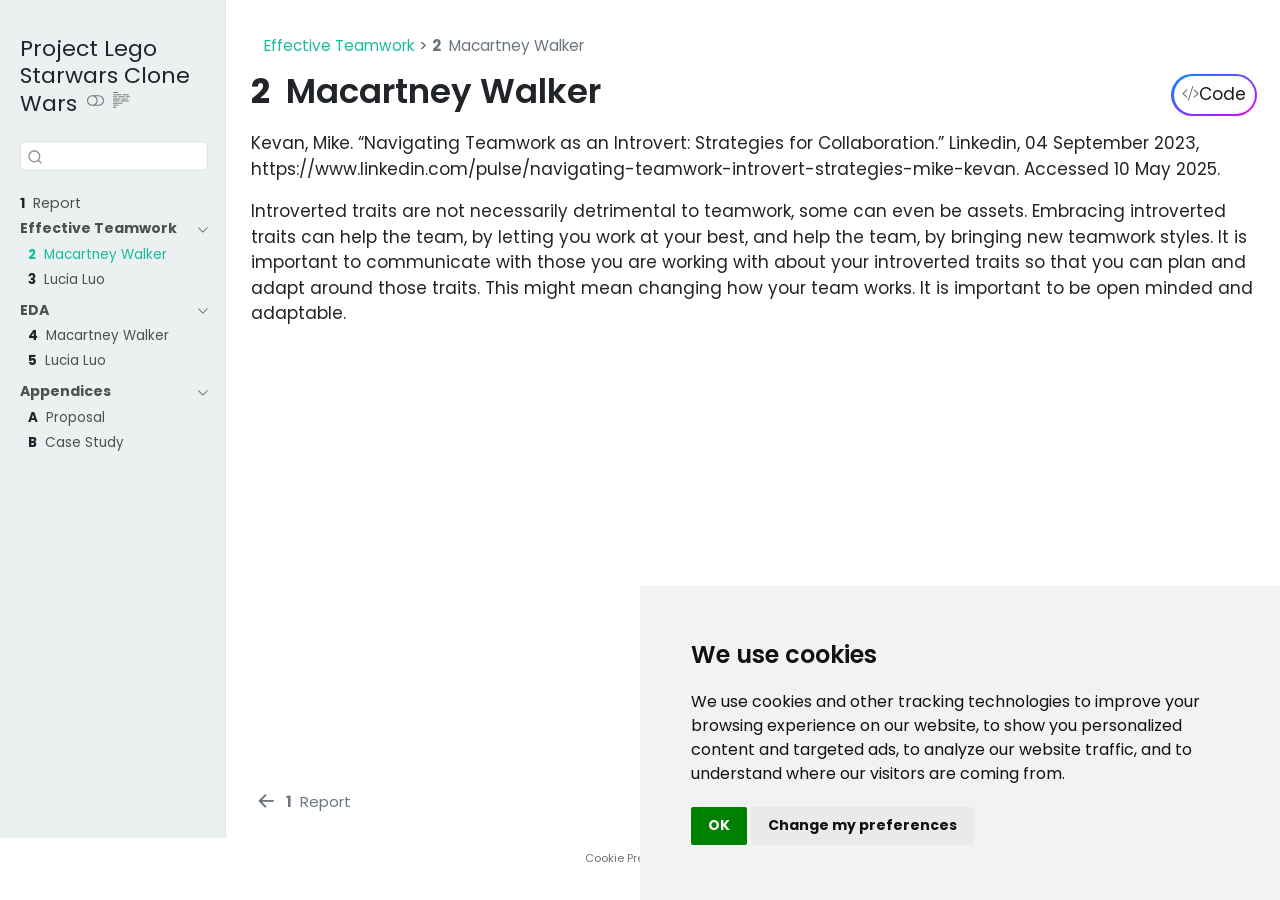
<file: src/et/macartney-w.html>
<!DOCTYPE html>
<html xmlns="http://www.w3.org/1999/xhtml" lang="en" xml:lang="en"><head>

<meta charset="utf-8">
<meta name="generator" content="quarto-1.5.57">

<meta name="viewport" content="width=device-width, initial-scale=1.0, user-scalable=yes">


<title>2&nbsp; Macartney Walker – Lego Starwars Clone Wars: Are Video Games worth it?</title>
<style>
code{white-space: pre-wrap;}
span.smallcaps{font-variant: small-caps;}
div.columns{display: flex; gap: min(4vw, 1.5em);}
div.column{flex: auto; overflow-x: auto;}
div.hanging-indent{margin-left: 1.5em; text-indent: -1.5em;}
ul.task-list{list-style: none;}
ul.task-list li input[type="checkbox"] {
  width: 0.8em;
  margin: 0 0.8em 0.2em -1em; /* quarto-specific, see https://github.com/quarto-dev/quarto-cli/issues/4556 */ 
  vertical-align: middle;
}
/* CSS for syntax highlighting */
pre > code.sourceCode { white-space: pre; position: relative; }
pre > code.sourceCode > span { line-height: 1.25; }
pre > code.sourceCode > span:empty { height: 1.2em; }
.sourceCode { overflow: visible; }
code.sourceCode > span { color: inherit; text-decoration: inherit; }
div.sourceCode { margin: 1em 0; }
pre.sourceCode { margin: 0; }
@media screen {
div.sourceCode { overflow: auto; }
}
@media print {
pre > code.sourceCode { white-space: pre-wrap; }
pre > code.sourceCode > span { display: inline-block; text-indent: -5em; padding-left: 5em; }
}
pre.numberSource code
  { counter-reset: source-line 0; }
pre.numberSource code > span
  { position: relative; left: -4em; counter-increment: source-line; }
pre.numberSource code > span > a:first-child::before
  { content: counter(source-line);
    position: relative; left: -1em; text-align: right; vertical-align: baseline;
    border: none; display: inline-block;
    -webkit-touch-callout: none; -webkit-user-select: none;
    -khtml-user-select: none; -moz-user-select: none;
    -ms-user-select: none; user-select: none;
    padding: 0 4px; width: 4em;
  }
pre.numberSource { margin-left: 3em;  padding-left: 4px; }
div.sourceCode
  {   }
@media screen {
pre > code.sourceCode > span > a:first-child::before { text-decoration: underline; }
}
</style>


<script src="../../site_libs/quarto-nav/quarto-nav.js"></script>
<script src="../../site_libs/clipboard/clipboard.min.js"></script>
<script src="../../site_libs/quarto-search/autocomplete.umd.js"></script>
<script src="../../site_libs/quarto-search/fuse.min.js"></script>
<script src="../../site_libs/quarto-search/quarto-search.js"></script>
<meta name="quarto:offset" content="../../">
<link href="../../src/et/lucia-l.html" rel="next">
<link href="../../index.html" rel="prev">
<script src="../../site_libs/cookie-consent/cookie-consent.js"></script>
<link href="../../site_libs/cookie-consent/cookie-consent.css" rel="stylesheet">
<script src="../../site_libs/quarto-html/quarto.js"></script>
<script src="../../site_libs/quarto-html/popper.min.js"></script>
<script src="../../site_libs/quarto-html/tippy.umd.min.js"></script>
<script src="../../site_libs/quarto-html/anchor.min.js"></script>
<link href="../../site_libs/quarto-html/tippy.css" rel="stylesheet">
<link href="../../site_libs/quarto-html/quarto-syntax-highlighting.css" rel="stylesheet" class="quarto-color-scheme" id="quarto-text-highlighting-styles">
<link href="../../site_libs/quarto-html/quarto-syntax-highlighting-dark.css" rel="prefetch" class="quarto-color-scheme quarto-color-alternate" id="quarto-text-highlighting-styles">
<script src="../../site_libs/bootstrap/bootstrap.min.js"></script>
<link href="../../site_libs/bootstrap/bootstrap-icons.css" rel="stylesheet">
<link href="../../site_libs/bootstrap/bootstrap.min.css" rel="stylesheet" class="quarto-color-scheme" id="quarto-bootstrap" data-mode="light">
<link href="../../site_libs/bootstrap/bootstrap-dark.min.css" rel="prefetch" class="quarto-color-scheme quarto-color-alternate" id="quarto-bootstrap" data-mode="dark">
<script id="quarto-search-options" type="application/json">{
  "location": "sidebar",
  "copy-button": false,
  "collapse-after": 3,
  "panel-placement": "start",
  "type": "textbox",
  "limit": 50,
  "keyboard-shortcut": [
    "f",
    "/",
    "s"
  ],
  "show-item-context": false,
  "language": {
    "search-no-results-text": "No results",
    "search-matching-documents-text": "matching documents",
    "search-copy-link-title": "Copy link to search",
    "search-hide-matches-text": "Hide additional matches",
    "search-more-match-text": "more match in this document",
    "search-more-matches-text": "more matches in this document",
    "search-clear-button-title": "Clear",
    "search-text-placeholder": "",
    "search-detached-cancel-button-title": "Cancel",
    "search-submit-button-title": "Submit",
    "search-label": "Search"
  }
}</script>

<script type="text/javascript" charset="UTF-8">
document.addEventListener('DOMContentLoaded', function () {
cookieconsent.run({
  "notice_banner_type":"simple",
  "consent_type":"implied",
  "palette":"light",
  "language":"en",
  "page_load_consent_levels":["strictly-necessary","functionality","tracking","targeting"],
  "notice_banner_reject_button_hide":false,
  "preferences_center_close_button_hide":false,
  "website_name":""
  ,
"language":"en"
  });
});
</script> 
  
<style>html{ scroll-behavior: smooth; }</style>


<link rel="stylesheet" href="../../style/custom.css">
</head>

<body class="nav-sidebar docked">

<div id="quarto-search-results"></div>
  <header id="quarto-header" class="headroom fixed-top">
  <nav class="quarto-secondary-nav">
    <div class="container-fluid d-flex">
      <button type="button" class="quarto-btn-toggle btn" data-bs-toggle="collapse" role="button" data-bs-target=".quarto-sidebar-collapse-item" aria-controls="quarto-sidebar" aria-expanded="false" aria-label="Toggle sidebar navigation" onclick="if (window.quartoToggleHeadroom) { window.quartoToggleHeadroom(); }">
        <i class="bi bi-layout-text-sidebar-reverse"></i>
      </button>
        <nav class="quarto-page-breadcrumbs" aria-label="breadcrumb"><ol class="breadcrumb"><li class="breadcrumb-item"><a href="../../src/et/macartney-w.html">Effective Teamwork</a></li><li class="breadcrumb-item"><a href="../../src/et/macartney-w.html"><span class="chapter-number">2</span>&nbsp; <span class="chapter-title">Macartney Walker</span></a></li></ol></nav>
        <a class="flex-grow-1" role="navigation" data-bs-toggle="collapse" data-bs-target=".quarto-sidebar-collapse-item" aria-controls="quarto-sidebar" aria-expanded="false" aria-label="Toggle sidebar navigation" onclick="if (window.quartoToggleHeadroom) { window.quartoToggleHeadroom(); }">      
        </a>
      <button type="button" class="btn quarto-search-button" aria-label="Search" onclick="window.quartoOpenSearch();">
        <i class="bi bi-search"></i>
      </button>
    </div>
  </nav>
</header>
<!-- content -->
<div id="quarto-content" class="quarto-container page-columns page-rows-contents page-layout-full">
<!-- sidebar -->
  <nav id="quarto-sidebar" class="sidebar collapse collapse-horizontal quarto-sidebar-collapse-item sidebar-navigation docked overflow-auto">
    <div class="pt-lg-2 mt-2 text-left sidebar-header">
    <div class="sidebar-title mb-0 py-0">
      <a href="../../">Project Lego Starwars Clone Wars</a> 
        <div class="sidebar-tools-main">
  <a href="" class="quarto-color-scheme-toggle quarto-navigation-tool  px-1" onclick="window.quartoToggleColorScheme(); return false;" title="Toggle dark mode"><i class="bi"></i></a>
  <a href="" class="quarto-reader-toggle quarto-navigation-tool px-1" onclick="window.quartoToggleReader(); return false;" title="Toggle reader mode">
  <div class="quarto-reader-toggle-btn">
  <i class="bi"></i>
  </div>
</a>
</div>
    </div>
      </div>
        <div class="mt-2 flex-shrink-0 align-items-center">
        <div class="sidebar-search">
        <div id="quarto-search" class="" title="Search"></div>
        </div>
        </div>
    <div class="sidebar-menu-container"> 
    <ul class="list-unstyled mt-1">
        <li class="sidebar-item">
  <div class="sidebar-item-container"> 
  <a href="../../index.html" class="sidebar-item-text sidebar-link">
 <span class="menu-text"><span class="chapter-number">1</span>&nbsp; <span class="chapter-title">Report</span></span></a>
  </div>
</li>
        <li class="sidebar-item sidebar-item-section">
      <div class="sidebar-item-container"> 
            <a class="sidebar-item-text sidebar-link text-start" data-bs-toggle="collapse" data-bs-target="#quarto-sidebar-section-1" role="navigation" aria-expanded="true">
 <span class="menu-text">Effective Teamwork</span></a>
          <a class="sidebar-item-toggle text-start" data-bs-toggle="collapse" data-bs-target="#quarto-sidebar-section-1" role="navigation" aria-expanded="true" aria-label="Toggle section">
            <i class="bi bi-chevron-right ms-2"></i>
          </a> 
      </div>
      <ul id="quarto-sidebar-section-1" class="collapse list-unstyled sidebar-section depth1 show">  
          <li class="sidebar-item">
  <div class="sidebar-item-container"> 
  <a href="../../src/et/macartney-w.html" class="sidebar-item-text sidebar-link active">
 <span class="menu-text"><span class="chapter-number">2</span>&nbsp; <span class="chapter-title">Macartney Walker</span></span></a>
  </div>
</li>
          <li class="sidebar-item">
  <div class="sidebar-item-container"> 
  <a href="../../src/et/lucia-l.html" class="sidebar-item-text sidebar-link">
 <span class="menu-text"><span class="chapter-number">3</span>&nbsp; <span class="chapter-title">Lucia Luo</span></span></a>
  </div>
</li>
      </ul>
  </li>
        <li class="sidebar-item sidebar-item-section">
      <div class="sidebar-item-container"> 
            <a class="sidebar-item-text sidebar-link text-start" data-bs-toggle="collapse" data-bs-target="#quarto-sidebar-section-2" role="navigation" aria-expanded="true">
 <span class="menu-text">EDA</span></a>
          <a class="sidebar-item-toggle text-start" data-bs-toggle="collapse" data-bs-target="#quarto-sidebar-section-2" role="navigation" aria-expanded="true" aria-label="Toggle section">
            <i class="bi bi-chevron-right ms-2"></i>
          </a> 
      </div>
      <ul id="quarto-sidebar-section-2" class="collapse list-unstyled sidebar-section depth1 show">  
          <li class="sidebar-item">
  <div class="sidebar-item-container"> 
  <a href="../../src/EDA/macartney-w.html" class="sidebar-item-text sidebar-link">
 <span class="menu-text"><span class="chapter-number">4</span>&nbsp; <span class="chapter-title">Macartney Walker</span></span></a>
  </div>
</li>
          <li class="sidebar-item">
  <div class="sidebar-item-container"> 
  <a href="../../src/EDA/lucia-l.html" class="sidebar-item-text sidebar-link">
 <span class="menu-text"><span class="chapter-number">5</span>&nbsp; <span class="chapter-title">Lucia Luo</span></span></a>
  </div>
</li>
      </ul>
  </li>
        <li class="sidebar-item sidebar-item-section">
      <div class="sidebar-item-container"> 
            <a class="sidebar-item-text sidebar-link text-start" data-bs-toggle="collapse" data-bs-target="#quarto-sidebar-section-3" role="navigation" aria-expanded="true">
 <span class="menu-text">Appendices</span></a>
          <a class="sidebar-item-toggle text-start" data-bs-toggle="collapse" data-bs-target="#quarto-sidebar-section-3" role="navigation" aria-expanded="true" aria-label="Toggle section">
            <i class="bi bi-chevron-right ms-2"></i>
          </a> 
      </div>
      <ul id="quarto-sidebar-section-3" class="collapse list-unstyled sidebar-section depth1 show">  
          <li class="sidebar-item">
  <div class="sidebar-item-container"> 
  <a href="../../src/appx/proposal.html" class="sidebar-item-text sidebar-link">
 <span class="menu-text"><span class="chapter-number">A</span>&nbsp; <span class="chapter-title">Proposal</span></span></a>
  </div>
</li>
          <li class="sidebar-item">
  <div class="sidebar-item-container"> 
  <a href="../../src/appx/case-study.html" class="sidebar-item-text sidebar-link">
 <span class="menu-text"><span class="chapter-number">B</span>&nbsp; <span class="chapter-title">Case Study</span></span></a>
  </div>
</li>
      </ul>
  </li>
    </ul>
    </div>
</nav>
<div id="quarto-sidebar-glass" class="quarto-sidebar-collapse-item" data-bs-toggle="collapse" data-bs-target=".quarto-sidebar-collapse-item"></div>
<!-- margin-sidebar -->
    <div id="quarto-margin-sidebar" class="sidebar margin-sidebar zindex-bottom">
        
    </div>
<!-- main -->
<main class="content column-page-right" id="quarto-document-content">

<header id="title-block-header" class="quarto-title-block default"><nav class="quarto-page-breadcrumbs quarto-title-breadcrumbs d-none d-lg-block" aria-label="breadcrumb"><ol class="breadcrumb"><li class="breadcrumb-item"><a href="../../src/et/macartney-w.html">Effective Teamwork</a></li><li class="breadcrumb-item"><a href="../../src/et/macartney-w.html"><span class="chapter-number">2</span>&nbsp; <span class="chapter-title">Macartney Walker</span></a></li></ol></nav>
<div class="quarto-title">
<div class="quarto-title-block"><div><h1 class="title"><span class="chapter-number">2</span>&nbsp; <span class="chapter-title">Macartney Walker</span></h1><button type="button" class="btn code-tools-button" id="quarto-code-tools-source"><i class="bi"></i> Code</button></div></div>
</div>



<div class="quarto-title-meta column-page-right">

    
  
    
  </div>
  


</header>


<p>Kevan, Mike. “Navigating Teamwork as an Introvert: Strategies for Collaboration.” Linkedin, 04 September 2023, https://www.linkedin.com/pulse/navigating-teamwork-introvert-strategies-mike-kevan. Accessed 10 May 2025.</p>
<p>Introverted traits are not necessarily detrimental to teamwork, some can even be assets. Embracing introverted traits can help the team, by letting you work at your best, and help the team, by bringing new teamwork styles. It is important to communicate with those you are working with about your introverted traits so that you can plan and adapt around those traits. This might mean changing how your team works. It is important to be open minded and adaptable.</p>


<!-- -->


</main> <!-- /main -->
<script id="quarto-html-after-body" type="application/javascript">
window.document.addEventListener("DOMContentLoaded", function (event) {
  const toggleBodyColorMode = (bsSheetEl) => {
    const mode = bsSheetEl.getAttribute("data-mode");
    const bodyEl = window.document.querySelector("body");
    if (mode === "dark") {
      bodyEl.classList.add("quarto-dark");
      bodyEl.classList.remove("quarto-light");
    } else {
      bodyEl.classList.add("quarto-light");
      bodyEl.classList.remove("quarto-dark");
    }
  }
  const toggleBodyColorPrimary = () => {
    const bsSheetEl = window.document.querySelector("link#quarto-bootstrap");
    if (bsSheetEl) {
      toggleBodyColorMode(bsSheetEl);
    }
  }
  toggleBodyColorPrimary();  
  const disableStylesheet = (stylesheets) => {
    for (let i=0; i < stylesheets.length; i++) {
      const stylesheet = stylesheets[i];
      stylesheet.rel = 'prefetch';
    }
  }
  const enableStylesheet = (stylesheets) => {
    for (let i=0; i < stylesheets.length; i++) {
      const stylesheet = stylesheets[i];
      stylesheet.rel = 'stylesheet';
    }
  }
  const manageTransitions = (selector, allowTransitions) => {
    const els = window.document.querySelectorAll(selector);
    for (let i=0; i < els.length; i++) {
      const el = els[i];
      if (allowTransitions) {
        el.classList.remove('notransition');
      } else {
        el.classList.add('notransition');
      }
    }
  }
  const toggleGiscusIfUsed = (isAlternate, darkModeDefault) => {
    const baseTheme = document.querySelector('#giscus-base-theme')?.value ?? 'light';
    const alternateTheme = document.querySelector('#giscus-alt-theme')?.value ?? 'dark';
    let newTheme = '';
    if(darkModeDefault) {
      newTheme = isAlternate ? baseTheme : alternateTheme;
    } else {
      newTheme = isAlternate ? alternateTheme : baseTheme;
    }
    const changeGiscusTheme = () => {
      // From: https://github.com/giscus/giscus/issues/336
      const sendMessage = (message) => {
        const iframe = document.querySelector('iframe.giscus-frame');
        if (!iframe) return;
        iframe.contentWindow.postMessage({ giscus: message }, 'https://giscus.app');
      }
      sendMessage({
        setConfig: {
          theme: newTheme
        }
      });
    }
    const isGiscussLoaded = window.document.querySelector('iframe.giscus-frame') !== null;
    if (isGiscussLoaded) {
      changeGiscusTheme();
    }
  }
  const toggleColorMode = (alternate) => {
    // Switch the stylesheets
    const alternateStylesheets = window.document.querySelectorAll('link.quarto-color-scheme.quarto-color-alternate');
    manageTransitions('#quarto-margin-sidebar .nav-link', false);
    if (alternate) {
      enableStylesheet(alternateStylesheets);
      for (const sheetNode of alternateStylesheets) {
        if (sheetNode.id === "quarto-bootstrap") {
          toggleBodyColorMode(sheetNode);
        }
      }
    } else {
      disableStylesheet(alternateStylesheets);
      toggleBodyColorPrimary();
    }
    manageTransitions('#quarto-margin-sidebar .nav-link', true);
    // Switch the toggles
    const toggles = window.document.querySelectorAll('.quarto-color-scheme-toggle');
    for (let i=0; i < toggles.length; i++) {
      const toggle = toggles[i];
      if (toggle) {
        if (alternate) {
          toggle.classList.add("alternate");     
        } else {
          toggle.classList.remove("alternate");
        }
      }
    }
    // Hack to workaround the fact that safari doesn't
    // properly recolor the scrollbar when toggling (#1455)
    if (navigator.userAgent.indexOf('Safari') > 0 && navigator.userAgent.indexOf('Chrome') == -1) {
      manageTransitions("body", false);
      window.scrollTo(0, 1);
      setTimeout(() => {
        window.scrollTo(0, 0);
        manageTransitions("body", true);
      }, 40);  
    }
  }
  const isFileUrl = () => { 
    return window.location.protocol === 'file:';
  }
  const hasAlternateSentinel = () => {  
    let styleSentinel = getColorSchemeSentinel();
    if (styleSentinel !== null) {
      return styleSentinel === "alternate";
    } else {
      return false;
    }
  }
  const setStyleSentinel = (alternate) => {
    const value = alternate ? "alternate" : "default";
    if (!isFileUrl()) {
      window.localStorage.setItem("quarto-color-scheme", value);
    } else {
      localAlternateSentinel = value;
    }
  }
  const getColorSchemeSentinel = () => {
    if (!isFileUrl()) {
      const storageValue = window.localStorage.getItem("quarto-color-scheme");
      return storageValue != null ? storageValue : localAlternateSentinel;
    } else {
      return localAlternateSentinel;
    }
  }
  const darkModeDefault = false;
  let localAlternateSentinel = darkModeDefault ? 'alternate' : 'default';
  // Dark / light mode switch
  window.quartoToggleColorScheme = () => {
    // Read the current dark / light value 
    let toAlternate = !hasAlternateSentinel();
    toggleColorMode(toAlternate);
    setStyleSentinel(toAlternate);
    toggleGiscusIfUsed(toAlternate, darkModeDefault);
  };
  // Ensure there is a toggle, if there isn't float one in the top right
  if (window.document.querySelector('.quarto-color-scheme-toggle') === null) {
    const a = window.document.createElement('a');
    a.classList.add('top-right');
    a.classList.add('quarto-color-scheme-toggle');
    a.href = "";
    a.onclick = function() { try { window.quartoToggleColorScheme(); } catch {} return false; };
    const i = window.document.createElement("i");
    i.classList.add('bi');
    a.appendChild(i);
    window.document.body.appendChild(a);
  }
  // Switch to dark mode if need be
  if (hasAlternateSentinel()) {
    toggleColorMode(true);
  } else {
    toggleColorMode(false);
  }
  const icon = "";
  const anchorJS = new window.AnchorJS();
  anchorJS.options = {
    placement: 'right',
    icon: icon
  };
  anchorJS.add('.anchored');
  const isCodeAnnotation = (el) => {
    for (const clz of el.classList) {
      if (clz.startsWith('code-annotation-')) {                     
        return true;
      }
    }
    return false;
  }
  const onCopySuccess = function(e) {
    // button target
    const button = e.trigger;
    // don't keep focus
    button.blur();
    // flash "checked"
    button.classList.add('code-copy-button-checked');
    var currentTitle = button.getAttribute("title");
    button.setAttribute("title", "Copied!");
    let tooltip;
    if (window.bootstrap) {
      button.setAttribute("data-bs-toggle", "tooltip");
      button.setAttribute("data-bs-placement", "left");
      button.setAttribute("data-bs-title", "Copied!");
      tooltip = new bootstrap.Tooltip(button, 
        { trigger: "manual", 
          customClass: "code-copy-button-tooltip",
          offset: [0, -8]});
      tooltip.show();    
    }
    setTimeout(function() {
      if (tooltip) {
        tooltip.hide();
        button.removeAttribute("data-bs-title");
        button.removeAttribute("data-bs-toggle");
        button.removeAttribute("data-bs-placement");
      }
      button.setAttribute("title", currentTitle);
      button.classList.remove('code-copy-button-checked');
    }, 1000);
    // clear code selection
    e.clearSelection();
  }
  const getTextToCopy = function(trigger) {
      const codeEl = trigger.previousElementSibling.cloneNode(true);
      for (const childEl of codeEl.children) {
        if (isCodeAnnotation(childEl)) {
          childEl.remove();
        }
      }
      return codeEl.innerText;
  }
  const clipboard = new window.ClipboardJS('.code-copy-button:not([data-in-quarto-modal])', {
    text: getTextToCopy
  });
  clipboard.on('success', onCopySuccess);
  if (window.document.getElementById('quarto-embedded-source-code-modal')) {
    // For code content inside modals, clipBoardJS needs to be initialized with a container option
    // TODO: Check when it could be a function (https://github.com/zenorocha/clipboard.js/issues/860)
    const clipboardModal = new window.ClipboardJS('.code-copy-button[data-in-quarto-modal]', {
      text: getTextToCopy,
      container: window.document.getElementById('quarto-embedded-source-code-modal')
    });
    clipboardModal.on('success', onCopySuccess);
  }
  const viewSource = window.document.getElementById('quarto-view-source') ||
                     window.document.getElementById('quarto-code-tools-source');
  if (viewSource) {
    const sourceUrl = viewSource.getAttribute("data-quarto-source-url");
    viewSource.addEventListener("click", function(e) {
      if (sourceUrl) {
        // rstudio viewer pane
        if (/\bcapabilities=\b/.test(window.location)) {
          window.open(sourceUrl);
        } else {
          window.location.href = sourceUrl;
        }
      } else {
        const modal = new bootstrap.Modal(document.getElementById('quarto-embedded-source-code-modal'));
        modal.show();
      }
      return false;
    });
  }
  function toggleCodeHandler(show) {
    return function(e) {
      const detailsSrc = window.document.querySelectorAll(".cell > details > .sourceCode");
      for (let i=0; i<detailsSrc.length; i++) {
        const details = detailsSrc[i].parentElement;
        if (show) {
          details.open = true;
        } else {
          details.removeAttribute("open");
        }
      }
      const cellCodeDivs = window.document.querySelectorAll(".cell > .sourceCode");
      const fromCls = show ? "hidden" : "unhidden";
      const toCls = show ? "unhidden" : "hidden";
      for (let i=0; i<cellCodeDivs.length; i++) {
        const codeDiv = cellCodeDivs[i];
        if (codeDiv.classList.contains(fromCls)) {
          codeDiv.classList.remove(fromCls);
          codeDiv.classList.add(toCls);
        } 
      }
      return false;
    }
  }
  const hideAllCode = window.document.getElementById("quarto-hide-all-code");
  if (hideAllCode) {
    hideAllCode.addEventListener("click", toggleCodeHandler(false));
  }
  const showAllCode = window.document.getElementById("quarto-show-all-code");
  if (showAllCode) {
    showAllCode.addEventListener("click", toggleCodeHandler(true));
  }
    var localhostRegex = new RegExp(/^(?:http|https):\/\/localhost\:?[0-9]*\//);
    var mailtoRegex = new RegExp(/^mailto:/);
      var filterRegex = new RegExp('/' + window.location.host + '/');
    var isInternal = (href) => {
        return filterRegex.test(href) || localhostRegex.test(href) || mailtoRegex.test(href);
    }
    // Inspect non-navigation links and adorn them if external
 	var links = window.document.querySelectorAll('a[href]:not(.nav-link):not(.navbar-brand):not(.toc-action):not(.sidebar-link):not(.sidebar-item-toggle):not(.pagination-link):not(.no-external):not([aria-hidden]):not(.dropdown-item):not(.quarto-navigation-tool):not(.about-link)');
    for (var i=0; i<links.length; i++) {
      const link = links[i];
      if (!isInternal(link.href)) {
        // undo the damage that might have been done by quarto-nav.js in the case of
        // links that we want to consider external
        if (link.dataset.originalHref !== undefined) {
          link.href = link.dataset.originalHref;
        }
          // target, if specified
          link.setAttribute("target", "_blank");
          if (link.getAttribute("rel") === null) {
            link.setAttribute("rel", "noopener");
          }
      }
    }
  function tippyHover(el, contentFn, onTriggerFn, onUntriggerFn) {
    const config = {
      allowHTML: true,
      maxWidth: 500,
      delay: 100,
      arrow: false,
      appendTo: function(el) {
          return el.parentElement;
      },
      interactive: true,
      interactiveBorder: 10,
      theme: 'quarto',
      placement: 'bottom-start',
    };
    if (contentFn) {
      config.content = contentFn;
    }
    if (onTriggerFn) {
      config.onTrigger = onTriggerFn;
    }
    if (onUntriggerFn) {
      config.onUntrigger = onUntriggerFn;
    }
    window.tippy(el, config); 
  }
  const noterefs = window.document.querySelectorAll('a[role="doc-noteref"]');
  for (var i=0; i<noterefs.length; i++) {
    const ref = noterefs[i];
    tippyHover(ref, function() {
      // use id or data attribute instead here
      let href = ref.getAttribute('data-footnote-href') || ref.getAttribute('href');
      try { href = new URL(href).hash; } catch {}
      const id = href.replace(/^#\/?/, "");
      const note = window.document.getElementById(id);
      if (note) {
        return note.innerHTML;
      } else {
        return "";
      }
    });
  }
  const xrefs = window.document.querySelectorAll('a.quarto-xref');
  const processXRef = (id, note) => {
    // Strip column container classes
    const stripColumnClz = (el) => {
      el.classList.remove("page-full", "page-columns");
      if (el.children) {
        for (const child of el.children) {
          stripColumnClz(child);
        }
      }
    }
    stripColumnClz(note)
    if (id === null || id.startsWith('sec-')) {
      // Special case sections, only their first couple elements
      const container = document.createElement("div");
      if (note.children && note.children.length > 2) {
        container.appendChild(note.children[0].cloneNode(true));
        for (let i = 1; i < note.children.length; i++) {
          const child = note.children[i];
          if (child.tagName === "P" && child.innerText === "") {
            continue;
          } else {
            container.appendChild(child.cloneNode(true));
            break;
          }
        }
        if (window.Quarto?.typesetMath) {
          window.Quarto.typesetMath(container);
        }
        return container.innerHTML
      } else {
        if (window.Quarto?.typesetMath) {
          window.Quarto.typesetMath(note);
        }
        return note.innerHTML;
      }
    } else {
      // Remove any anchor links if they are present
      const anchorLink = note.querySelector('a.anchorjs-link');
      if (anchorLink) {
        anchorLink.remove();
      }
      if (window.Quarto?.typesetMath) {
        window.Quarto.typesetMath(note);
      }
      // TODO in 1.5, we should make sure this works without a callout special case
      if (note.classList.contains("callout")) {
        return note.outerHTML;
      } else {
        return note.innerHTML;
      }
    }
  }
  for (var i=0; i<xrefs.length; i++) {
    const xref = xrefs[i];
    tippyHover(xref, undefined, function(instance) {
      instance.disable();
      let url = xref.getAttribute('href');
      let hash = undefined; 
      if (url.startsWith('#')) {
        hash = url;
      } else {
        try { hash = new URL(url).hash; } catch {}
      }
      if (hash) {
        const id = hash.replace(/^#\/?/, "");
        const note = window.document.getElementById(id);
        if (note !== null) {
          try {
            const html = processXRef(id, note.cloneNode(true));
            instance.setContent(html);
          } finally {
            instance.enable();
            instance.show();
          }
        } else {
          // See if we can fetch this
          fetch(url.split('#')[0])
          .then(res => res.text())
          .then(html => {
            const parser = new DOMParser();
            const htmlDoc = parser.parseFromString(html, "text/html");
            const note = htmlDoc.getElementById(id);
            if (note !== null) {
              const html = processXRef(id, note);
              instance.setContent(html);
            } 
          }).finally(() => {
            instance.enable();
            instance.show();
          });
        }
      } else {
        // See if we can fetch a full url (with no hash to target)
        // This is a special case and we should probably do some content thinning / targeting
        fetch(url)
        .then(res => res.text())
        .then(html => {
          const parser = new DOMParser();
          const htmlDoc = parser.parseFromString(html, "text/html");
          const note = htmlDoc.querySelector('main.content');
          if (note !== null) {
            // This should only happen for chapter cross references
            // (since there is no id in the URL)
            // remove the first header
            if (note.children.length > 0 && note.children[0].tagName === "HEADER") {
              note.children[0].remove();
            }
            const html = processXRef(null, note);
            instance.setContent(html);
          } 
        }).finally(() => {
          instance.enable();
          instance.show();
        });
      }
    }, function(instance) {
    });
  }
      let selectedAnnoteEl;
      const selectorForAnnotation = ( cell, annotation) => {
        let cellAttr = 'data-code-cell="' + cell + '"';
        let lineAttr = 'data-code-annotation="' +  annotation + '"';
        const selector = 'span[' + cellAttr + '][' + lineAttr + ']';
        return selector;
      }
      const selectCodeLines = (annoteEl) => {
        const doc = window.document;
        const targetCell = annoteEl.getAttribute("data-target-cell");
        const targetAnnotation = annoteEl.getAttribute("data-target-annotation");
        const annoteSpan = window.document.querySelector(selectorForAnnotation(targetCell, targetAnnotation));
        const lines = annoteSpan.getAttribute("data-code-lines").split(",");
        const lineIds = lines.map((line) => {
          return targetCell + "-" + line;
        })
        let top = null;
        let height = null;
        let parent = null;
        if (lineIds.length > 0) {
            //compute the position of the single el (top and bottom and make a div)
            const el = window.document.getElementById(lineIds[0]);
            top = el.offsetTop;
            height = el.offsetHeight;
            parent = el.parentElement.parentElement;
          if (lineIds.length > 1) {
            const lastEl = window.document.getElementById(lineIds[lineIds.length - 1]);
            const bottom = lastEl.offsetTop + lastEl.offsetHeight;
            height = bottom - top;
          }
          if (top !== null && height !== null && parent !== null) {
            // cook up a div (if necessary) and position it 
            let div = window.document.getElementById("code-annotation-line-highlight");
            if (div === null) {
              div = window.document.createElement("div");
              div.setAttribute("id", "code-annotation-line-highlight");
              div.style.position = 'absolute';
              parent.appendChild(div);
            }
            div.style.top = top - 2 + "px";
            div.style.height = height + 4 + "px";
            div.style.left = 0;
            let gutterDiv = window.document.getElementById("code-annotation-line-highlight-gutter");
            if (gutterDiv === null) {
              gutterDiv = window.document.createElement("div");
              gutterDiv.setAttribute("id", "code-annotation-line-highlight-gutter");
              gutterDiv.style.position = 'absolute';
              const codeCell = window.document.getElementById(targetCell);
              const gutter = codeCell.querySelector('.code-annotation-gutter');
              gutter.appendChild(gutterDiv);
            }
            gutterDiv.style.top = top - 2 + "px";
            gutterDiv.style.height = height + 4 + "px";
          }
          selectedAnnoteEl = annoteEl;
        }
      };
      const unselectCodeLines = () => {
        const elementsIds = ["code-annotation-line-highlight", "code-annotation-line-highlight-gutter"];
        elementsIds.forEach((elId) => {
          const div = window.document.getElementById(elId);
          if (div) {
            div.remove();
          }
        });
        selectedAnnoteEl = undefined;
      };
        // Handle positioning of the toggle
    window.addEventListener(
      "resize",
      throttle(() => {
        elRect = undefined;
        if (selectedAnnoteEl) {
          selectCodeLines(selectedAnnoteEl);
        }
      }, 10)
    );
    function throttle(fn, ms) {
    let throttle = false;
    let timer;
      return (...args) => {
        if(!throttle) { // first call gets through
            fn.apply(this, args);
            throttle = true;
        } else { // all the others get throttled
            if(timer) clearTimeout(timer); // cancel #2
            timer = setTimeout(() => {
              fn.apply(this, args);
              timer = throttle = false;
            }, ms);
        }
      };
    }
      // Attach click handler to the DT
      const annoteDls = window.document.querySelectorAll('dt[data-target-cell]');
      for (const annoteDlNode of annoteDls) {
        annoteDlNode.addEventListener('click', (event) => {
          const clickedEl = event.target;
          if (clickedEl !== selectedAnnoteEl) {
            unselectCodeLines();
            const activeEl = window.document.querySelector('dt[data-target-cell].code-annotation-active');
            if (activeEl) {
              activeEl.classList.remove('code-annotation-active');
            }
            selectCodeLines(clickedEl);
            clickedEl.classList.add('code-annotation-active');
          } else {
            // Unselect the line
            unselectCodeLines();
            clickedEl.classList.remove('code-annotation-active');
          }
        });
      }
  const findCites = (el) => {
    const parentEl = el.parentElement;
    if (parentEl) {
      const cites = parentEl.dataset.cites;
      if (cites) {
        return {
          el,
          cites: cites.split(' ')
        };
      } else {
        return findCites(el.parentElement)
      }
    } else {
      return undefined;
    }
  };
  var bibliorefs = window.document.querySelectorAll('a[role="doc-biblioref"]');
  for (var i=0; i<bibliorefs.length; i++) {
    const ref = bibliorefs[i];
    const citeInfo = findCites(ref);
    if (citeInfo) {
      tippyHover(citeInfo.el, function() {
        var popup = window.document.createElement('div');
        citeInfo.cites.forEach(function(cite) {
          var citeDiv = window.document.createElement('div');
          citeDiv.classList.add('hanging-indent');
          citeDiv.classList.add('csl-entry');
          var biblioDiv = window.document.getElementById('ref-' + cite);
          if (biblioDiv) {
            citeDiv.innerHTML = biblioDiv.innerHTML;
          }
          popup.appendChild(citeDiv);
        });
        return popup.innerHTML;
      });
    }
  }
});
</script>
<nav class="page-navigation column-page-right">
  <div class="nav-page nav-page-previous">
      <a href="../../index.html" class="pagination-link" aria-label="Report">
        <i class="bi bi-arrow-left-short"></i> <span class="nav-page-text"><span class="chapter-number">1</span>&nbsp; <span class="chapter-title">Report</span></span>
      </a>          
  </div>
  <div class="nav-page nav-page-next">
      <a href="../../src/et/lucia-l.html" class="pagination-link" aria-label="Lucia Luo">
        <span class="nav-page-text"><span class="chapter-number">3</span>&nbsp; <span class="chapter-title">Lucia Luo</span></span> <i class="bi bi-arrow-right-short"></i>
      </a>
  </div>
</nav><div class="modal fade" id="quarto-embedded-source-code-modal" tabindex="-1" aria-labelledby="quarto-embedded-source-code-modal-label" aria-hidden="true"><div class="modal-dialog modal-dialog-scrollable"><div class="modal-content"><div class="modal-header"><h5 class="modal-title" id="quarto-embedded-source-code-modal-label">Source Code</h5><button class="btn-close" data-bs-dismiss="modal"></button></div><div class="modal-body"><div class="">
<div class="sourceCode" id="cb1" data-shortcodes="false"><pre class="sourceCode numberSource markdown number-lines code-with-copy"><code class="sourceCode markdown"><span id="cb1-1"><a href="#cb1-1"></a><span class="co">---</span></span>
<span id="cb1-2"><a href="#cb1-2"></a><span class="an">title:</span><span class="co"> "Macartney Walker"</span></span>
<span id="cb1-3"><a href="#cb1-3"></a><span class="an">format:</span><span class="co"> html</span></span>
<span id="cb1-4"><a href="#cb1-4"></a><span class="co">---</span></span>
<span id="cb1-5"><a href="#cb1-5"></a></span>
<span id="cb1-6"><a href="#cb1-6"></a></span>
<span id="cb1-7"><a href="#cb1-7"></a>Kevan, Mike. “Navigating Teamwork as an Introvert: Strategies for Collaboration.” Linkedin, 04 September 2023, https://www.linkedin.com/pulse/navigating-teamwork-introvert-strategies-mike-kevan. Accessed 10 May 2025.</span>
<span id="cb1-8"><a href="#cb1-8"></a></span>
<span id="cb1-9"><a href="#cb1-9"></a></span>
<span id="cb1-10"><a href="#cb1-10"></a>Introverted traits are not necessarily detrimental to teamwork, some can even be assets. Embracing introverted traits can help the team, by letting you work at your best, and help the team, by bringing new teamwork styles. It is important to communicate with those you are working with about your introverted traits so that you can plan and adapt around those traits. This might mean changing how your team works. It is important to be open minded and adaptable. </span>
<span id="cb1-11"><a href="#cb1-11"></a></span>
<span id="cb1-12"><a href="#cb1-12"></a></span></code><button title="Copy to Clipboard" class="code-copy-button" data-in-quarto-modal=""><i class="bi"></i></button></pre></div>
</div></div></div></div></div>
</div> <!-- /content -->
<footer class="footer">
  <div class="nav-footer">
    <div class="nav-footer-left">
      &nbsp;
    </div>   
    <div class="nav-footer-center">

<div class="cookie-consent-footer"><a href="#" id="open_preferences_center">Cookie Preferences</a></div></div>
    <div class="nav-footer-right">
      &nbsp;
    </div>
  </div>
</footer>




<script src="../../site_libs/quarto-html/zenscroll-min.js"></script>
</body></html>
</file>
<file: site_libs/cookie-consent/cookie-consent.css>
div.cookie-consent-footer {
  font-size: 0.8em;
  text-decoration: none;
}
</file>
<file: site_libs/quarto-html/tippy.css>
.tippy-box[data-animation=fade][data-state=hidden]{opacity:0}[data-tippy-root]{max-width:calc(100vw - 10px)}.tippy-box{position:relative;background-color:#333;color:#fff;border-radius:4px;font-size:14px;line-height:1.4;white-space:normal;outline:0;transition-property:transform,visibility,opacity}.tippy-box[data-placement^=top]>.tippy-arrow{bottom:0}.tippy-box[data-placement^=top]>.tippy-arrow:before{bottom:-7px;left:0;border-width:8px 8px 0;border-top-color:initial;transform-origin:center top}.tippy-box[data-placement^=bottom]>.tippy-arrow{top:0}.tippy-box[data-placement^=bottom]>.tippy-arrow:before{top:-7px;left:0;border-width:0 8px 8px;border-bottom-color:initial;transform-origin:center bottom}.tippy-box[data-placement^=left]>.tippy-arrow{right:0}.tippy-box[data-placement^=left]>.tippy-arrow:before{border-width:8px 0 8px 8px;border-left-color:initial;right:-7px;transform-origin:center left}.tippy-box[data-placement^=right]>.tippy-arrow{left:0}.tippy-box[data-placement^=right]>.tippy-arrow:before{left:-7px;border-width:8px 8px 8px 0;border-right-color:initial;transform-origin:center right}.tippy-box[data-inertia][data-state=visible]{transition-timing-function:cubic-bezier(.54,1.5,.38,1.11)}.tippy-arrow{width:16px;height:16px;color:#333}.tippy-arrow:before{content:"";position:absolute;border-color:transparent;border-style:solid}.tippy-content{position:relative;padding:5px 9px;z-index:1}
</file>
<file: site_libs/quarto-html/quarto-syntax-highlighting.css>
/* quarto syntax highlight colors */
:root {
  --quarto-hl-ot-color: #003B4F;
  --quarto-hl-at-color: #657422;
  --quarto-hl-ss-color: #20794D;
  --quarto-hl-an-color: #5E5E5E;
  --quarto-hl-fu-color: #4758AB;
  --quarto-hl-st-color: #20794D;
  --quarto-hl-cf-color: #003B4F;
  --quarto-hl-op-color: #5E5E5E;
  --quarto-hl-er-color: #AD0000;
  --quarto-hl-bn-color: #AD0000;
  --quarto-hl-al-color: #AD0000;
  --quarto-hl-va-color: #111111;
  --quarto-hl-bu-color: inherit;
  --quarto-hl-ex-color: inherit;
  --quarto-hl-pp-color: #AD0000;
  --quarto-hl-in-color: #5E5E5E;
  --quarto-hl-vs-color: #20794D;
  --quarto-hl-wa-color: #5E5E5E;
  --quarto-hl-do-color: #5E5E5E;
  --quarto-hl-im-color: #00769E;
  --quarto-hl-ch-color: #20794D;
  --quarto-hl-dt-color: #AD0000;
  --quarto-hl-fl-color: #AD0000;
  --quarto-hl-co-color: #5E5E5E;
  --quarto-hl-cv-color: #5E5E5E;
  --quarto-hl-cn-color: #8f5902;
  --quarto-hl-sc-color: #5E5E5E;
  --quarto-hl-dv-color: #AD0000;
  --quarto-hl-kw-color: #003B4F;
}

/* other quarto variables */
:root {
  --quarto-font-monospace: SFMono-Regular, Menlo, Monaco, Consolas, "Liberation Mono", "Courier New", monospace;
}

pre > code.sourceCode > span {
  color: #003B4F;
}

code span {
  color: #003B4F;
}

code.sourceCode > span {
  color: #003B4F;
}

div.sourceCode,
div.sourceCode pre.sourceCode {
  color: #003B4F;
}

code span.ot {
  color: #003B4F;
  font-style: inherit;
}

code span.at {
  color: #657422;
  font-style: inherit;
}

code span.ss {
  color: #20794D;
  font-style: inherit;
}

code span.an {
  color: #5E5E5E;
  font-style: inherit;
}

code span.fu {
  color: #4758AB;
  font-style: inherit;
}

code span.st {
  color: #20794D;
  font-style: inherit;
}

code span.cf {
  color: #003B4F;
  font-weight: bold;
  font-style: inherit;
}

code span.op {
  color: #5E5E5E;
  font-style: inherit;
}

code span.er {
  color: #AD0000;
  font-style: inherit;
}

code span.bn {
  color: #AD0000;
  font-style: inherit;
}

code span.al {
  color: #AD0000;
  font-style: inherit;
}

code span.va {
  color: #111111;
  font-style: inherit;
}

code span.bu {
  font-style: inherit;
}

code span.ex {
  font-style: inherit;
}

code span.pp {
  color: #AD0000;
  font-style: inherit;
}

code span.in {
  color: #5E5E5E;
  font-style: inherit;
}

code span.vs {
  color: #20794D;
  font-style: inherit;
}

code span.wa {
  color: #5E5E5E;
  font-style: italic;
}

code span.do {
  color: #5E5E5E;
  font-style: italic;
}

code span.im {
  color: #00769E;
  font-style: inherit;
}

code span.ch {
  color: #20794D;
  font-style: inherit;
}

code span.dt {
  color: #AD0000;
  font-style: inherit;
}

code span.fl {
  color: #AD0000;
  font-style: inherit;
}

code span.co {
  color: #5E5E5E;
  font-style: inherit;
}

code span.cv {
  color: #5E5E5E;
  font-style: italic;
}

code span.cn {
  color: #8f5902;
  font-style: inherit;
}

code span.sc {
  color: #5E5E5E;
  font-style: inherit;
}

code span.dv {
  color: #AD0000;
  font-style: inherit;
}

code span.kw {
  color: #003B4F;
  font-weight: bold;
  font-style: inherit;
}

.prevent-inlining {
  content: "</";
}

/*# sourceMappingURL=debc5d5d77c3f9108843748ff7464032.css.map */
</file>
<file: site_libs/quarto-html/quarto-syntax-highlighting-dark.css>
/* quarto syntax highlight colors */
:root {
  --quarto-hl-al-color: #f07178;
  --quarto-hl-an-color: #d4d0ab;
  --quarto-hl-at-color: #00e0e0;
  --quarto-hl-bn-color: #d4d0ab;
  --quarto-hl-bu-color: #abe338;
  --quarto-hl-ch-color: #abe338;
  --quarto-hl-co-color: #f8f8f2;
  --quarto-hl-cv-color: #ffd700;
  --quarto-hl-cn-color: #ffd700;
  --quarto-hl-cf-color: #ffa07a;
  --quarto-hl-dt-color: #ffa07a;
  --quarto-hl-dv-color: #d4d0ab;
  --quarto-hl-do-color: #f8f8f2;
  --quarto-hl-er-color: #f07178;
  --quarto-hl-ex-color: #00e0e0;
  --quarto-hl-fl-color: #d4d0ab;
  --quarto-hl-fu-color: #ffa07a;
  --quarto-hl-im-color: #abe338;
  --quarto-hl-in-color: #d4d0ab;
  --quarto-hl-kw-color: #ffa07a;
  --quarto-hl-op-color: #ffa07a;
  --quarto-hl-ot-color: #00e0e0;
  --quarto-hl-pp-color: #dcc6e0;
  --quarto-hl-re-color: #00e0e0;
  --quarto-hl-sc-color: #abe338;
  --quarto-hl-ss-color: #abe338;
  --quarto-hl-st-color: #abe338;
  --quarto-hl-va-color: #00e0e0;
  --quarto-hl-vs-color: #abe338;
  --quarto-hl-wa-color: #dcc6e0;
}

/* other quarto variables */
:root {
  --quarto-font-monospace: SFMono-Regular, Menlo, Monaco, Consolas, "Liberation Mono", "Courier New", monospace;
}

code span.al {
  background-color: #2a0f15;
  font-weight: bold;
  color: #f07178;
}

code span.an {
  color: #d4d0ab;
}

code span.at {
  color: #00e0e0;
}

code span.bn {
  color: #d4d0ab;
}

code span.bu {
  color: #abe338;
}

code span.ch {
  color: #abe338;
}

code span.co {
  font-style: italic;
  color: #f8f8f2;
}

code span.cv {
  color: #ffd700;
}

code span.cn {
  color: #ffd700;
}

code span.cf {
  font-weight: bold;
  color: #ffa07a;
}

code span.dt {
  color: #ffa07a;
}

code span.dv {
  color: #d4d0ab;
}

code span.do {
  color: #f8f8f2;
}

code span.er {
  color: #f07178;
  text-decoration: underline;
}

code span.ex {
  font-weight: bold;
  color: #00e0e0;
}

code span.fl {
  color: #d4d0ab;
}

code span.fu {
  color: #ffa07a;
}

code span.im {
  color: #abe338;
}

code span.in {
  color: #d4d0ab;
}

code span.kw {
  font-weight: bold;
  color: #ffa07a;
}

pre > code.sourceCode > span {
  color: #f8f8f2;
}

code span {
  color: #f8f8f2;
}

code.sourceCode > span {
  color: #f8f8f2;
}

div.sourceCode,
div.sourceCode pre.sourceCode {
  color: #f8f8f2;
}

code span.op {
  color: #ffa07a;
}

code span.ot {
  color: #00e0e0;
}

code span.pp {
  color: #dcc6e0;
}

code span.re {
  background-color: #f8f8f2;
  color: #00e0e0;
}

code span.sc {
  color: #abe338;
}

code span.ss {
  color: #abe338;
}

code span.st {
  color: #abe338;
}

code span.va {
  color: #00e0e0;
}

code span.vs {
  color: #abe338;
}

code span.wa {
  color: #dcc6e0;
}

.prevent-inlining {
  content: "</";
}

/*# sourceMappingURL=935a306eefa94366c21e1a970dddb765.css.map */
</file>
<file: style/custom.css>
@import url('https://fonts.googleapis.com/css2?family=Poppins:ital,wght@0,100;0,200;0,300;0,400;0,500;0,600;0,700;0,800;0,900;1,100;1,200;1,300;1,400;1,500;1,600;1,700;1,800;1,900&display=swap');
@import url('https://fonts.googleapis.com/css2?family=JetBrains+Mono:ital,wght@0,100..800;1,100..800&display=swap');
@import url('https://fonts.googleapis.com/css2?family=Fira+Mono:wght@400;500;700&family=Roboto:ital,wght@0,100..900;1,100..900&display=swap');

* {
  font-family: 'Poppins', sans-serif;
}

pre, code, kbd, samp, .sourceCode, .cell-code {
  font-family: "Fira Mono", SFMono-Regular, Menlo, Monaco, Consolas, "Liberation Mono", "Courier New", monospace;
}

kbd {
  border-radius: .25rem;
  padding: .2em;
}

h2 {
  margin-top: 4em;
}

h3 {
  margin-top: 3em;
}

.menu-text, .nav-link, #toc-title {
  font-size: .9em;
}

.text-start, .chapter-number {
  font-weight: bold;
}

.sidebar-item-text.sidebar-link.active, .sidebar-item-text.sidebar-link.active .chapter-number {
  color: #18bc9c;
}

p + ul, p + ul {
  margin-top: -1em;
}

a:link { 
  text-decoration: none; 
} 
a:visited { 
  text-decoration: none; 
} 
a:hover { 
  text-decoration: underline; 
} 
a:active { 
  text-decoration: none; 
}

.code-tools-button {
  padding: .2em .5em;
  background-color: #ffffff;
  border: none;
  color: #161a20;
  border-radius: 1000px;
  position: relative;
  display: flex;
  justify-content: center;
  align-items: center;
}

.code-tools-button::after {
  content: '';
  position: absolute;
  height: 110%;
  width: 105%;
  border-radius: 1000px;
  background-image: linear-gradient(to bottom right, #008cff, #e100ff);
  z-index: -1;
}

.code-tools-button:hover {
  z-index: 0;
  color: #f0f0f0;
  box-shadow: 40px 0 100px #008cff85, -40px 0 100px #e100ffbb ;
}
</file>
